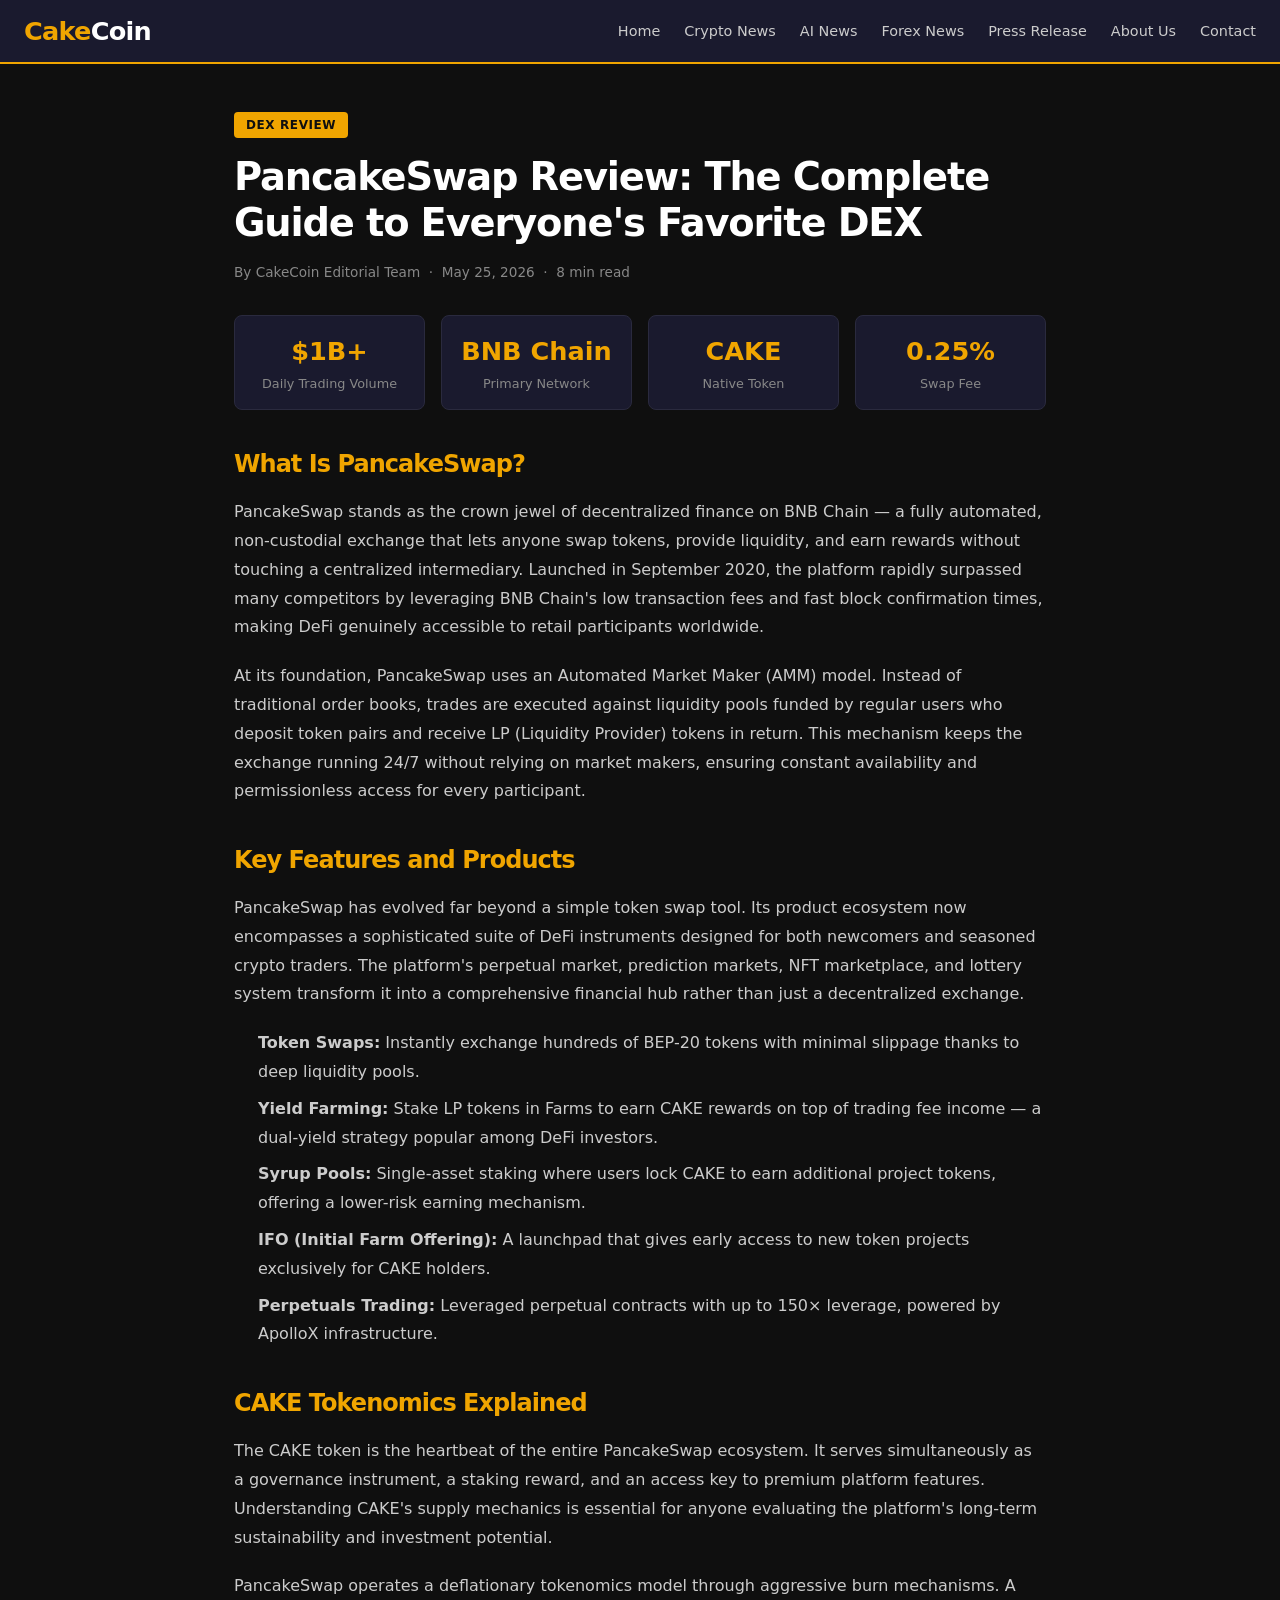
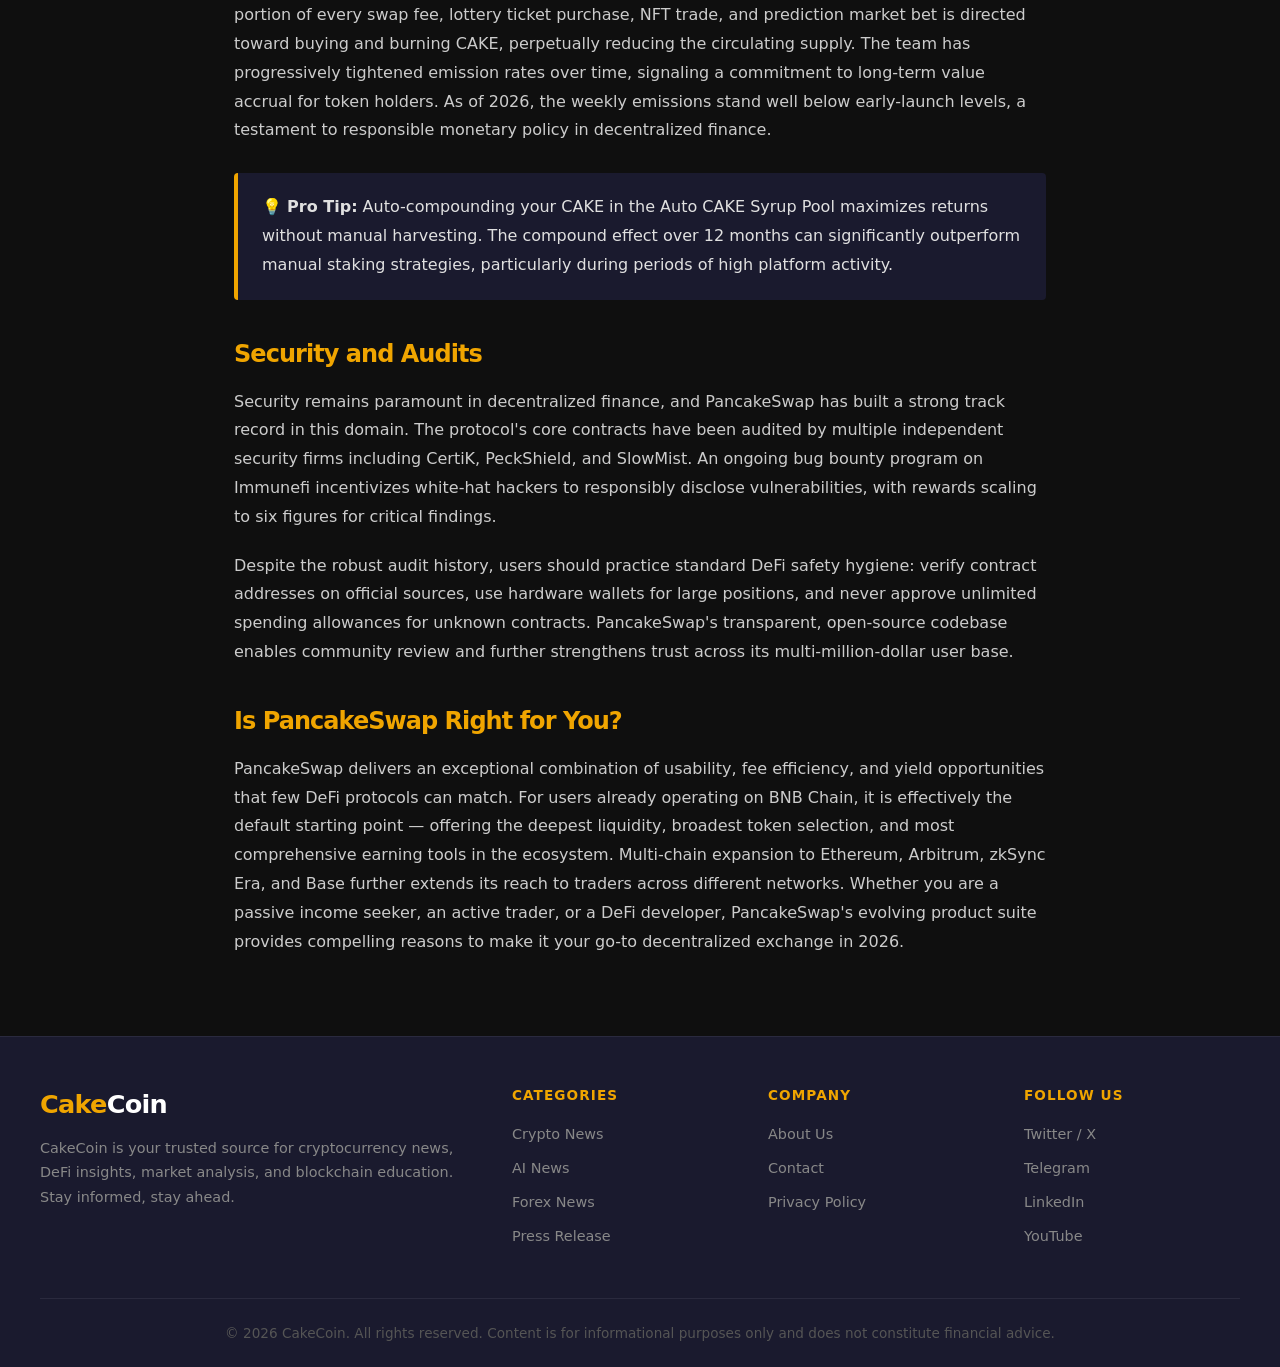
<file: index.html>
<!DOCTYPE html>
<html lang="en">
<head>
    <meta charset="UTF-8">
    <meta name="viewport" content="width=device-width, initial-scale=1.0">
    <title>PancakeSwap Review: The Complete Guide to Everyone's Favorite DEX | CakeCoin</title>
    <meta name="description" content="Discover everything about PancakeSwap — the most popular decentralized exchange on BNB Chain. From liquidity pools and yield farming to CAKE tokenomics, our complete guide covers it all.">
    <meta name="robots" content="index, follow, max-image-preview:large, max-snippet:-1, max-video-preview:-1">
    <meta name="author" content="CakeCoin Editorial Team">
    <meta property="og:locale" content="en_US">
    <meta property="og:type" content="article">
    <meta property="og:title" content="PancakeSwap Review: The Complete Guide to Everyone's Favorite DEX | CakeCoin">
    <meta property="og:description" content="Discover everything about PancakeSwap — the most popular decentralized exchange on BNB Chain. From liquidity pools and yield farming to CAKE tokenomics, our complete guide covers it all.">
    <meta property="og:site_name" content="CakeCoin">
    <meta property="article:published_time" content="2026-05-25T10:00:00+00:00">
    <meta name="twitter:card" content="summary_large_image">
    <meta name="twitter:title" content="PancakeSwap Review: The Complete Guide to Everyone's Favorite DEX | CakeCoin">
    <meta name="twitter:description" content="Discover everything about PancakeSwap — the most popular decentralized exchange on BNB Chain. From liquidity pools and yield farming to CAKE tokenomics, our complete guide covers it all.">
    <link rel="stylesheet" href="1de98341b7e33ab1.css">
    <style>
        body { font-family: system-ui, -apple-system, sans-serif; background: #0f0f0f; color: #e5e5e5; margin: 0; }
        .site-header { background: #1a1a2e; border-bottom: 2px solid #f0a500; padding: 0 24px; display: flex; align-items: center; justify-content: space-between; height: 64px; position: sticky; top: 0; z-index: 100; }
        .site-logo { font-size: 1.6rem; font-weight: 800; color: #f0a500; letter-spacing: -0.03em; text-decoration: none; }
        .site-logo span { color: #fff; }
        .site-nav { display: flex; gap: 24px; list-style: none; margin: 0; padding: 0; }
        .site-nav a { color: #ccc; text-decoration: none; font-size: 0.9rem; font-weight: 500; transition: color 0.2s; }
        .site-nav a:hover { color: #f0a500; }
        .main-content { max-width: 860px; margin: 48px auto; padding: 0 24px; }
        .article-header { margin-bottom: 32px; }
        .article-category { display: inline-block; background: #f0a500; color: #0f0f0f; font-size: 0.75rem; font-weight: 700; padding: 4px 12px; border-radius: 4px; text-transform: uppercase; letter-spacing: 0.05em; margin-bottom: 16px; }
        h1 { font-size: 2.4rem; font-weight: 800; line-height: 1.2; color: #fff; margin-bottom: 16px; letter-spacing: -0.03em; }
        .article-meta { color: #888; font-size: 0.85rem; margin-bottom: 24px; }
        .article-body h2 { font-size: 1.5rem; font-weight: 700; color: #f0a500; margin: 36px 0 16px; }
        .article-body p { line-height: 1.8; color: #ccc; margin-bottom: 20px; font-size: 1rem; }
        .article-body ul { padding-left: 24px; margin-bottom: 20px; }
        .article-body ul li { color: #ccc; line-height: 1.8; margin-bottom: 8px; }
        .highlight-box { background: #1a1a2e; border-left: 4px solid #f0a500; padding: 20px 24px; border-radius: 4px; margin: 28px 0; }
        .highlight-box p { margin: 0; color: #e0e0e0; }
        .key-facts { display: grid; grid-template-columns: repeat(auto-fit, minmax(180px, 1fr)); gap: 16px; margin: 28px 0; }
        .fact-card { background: #1a1a2e; border: 1px solid #2a2a3e; border-radius: 8px; padding: 16px; text-align: center; }
        .fact-card .value { font-size: 1.6rem; font-weight: 800; color: #f0a500; }
        .fact-card .label { font-size: 0.8rem; color: #888; margin-top: 4px; }
        .site-footer { background: #1a1a2e; border-top: 1px solid #2a2a3e; padding: 48px 24px 24px; margin-top: 80px; }
        .footer-inner { max-width: 1200px; margin: 0 auto; }
        .footer-grid { display: grid; grid-template-columns: 2fr 1fr 1fr 1fr; gap: 40px; margin-bottom: 40px; }
        .footer-brand p { color: #888; font-size: 0.9rem; line-height: 1.7; margin-top: 12px; }
        .footer-col h4 { color: #f0a500; font-size: 0.85rem; font-weight: 700; text-transform: uppercase; letter-spacing: 0.08em; margin-bottom: 16px; }
        .footer-col ul { list-style: none; padding: 0; margin: 0; }
        .footer-col ul li { margin-bottom: 10px; }
        .footer-col ul li a { color: #888; text-decoration: none; font-size: 0.9rem; transition: color 0.2s; }
        .footer-col ul li a:hover { color: #f0a500; }
        .footer-bottom { border-top: 1px solid #2a2a3e; padding-top: 24px; text-align: center; color: #555; font-size: 0.85rem; }
        @media (max-width: 768px) {
            .site-nav { display: none; }
            h1 { font-size: 1.7rem; }
            .footer-grid { grid-template-columns: 1fr 1fr; }
            .key-facts { grid-template-columns: repeat(2, 1fr); }
        }
    </style>
</head>
<body>
<header class="site-header">
    <a href="index.html" class="site-logo">Cake<span>Coin</span></a>
    <nav>
        <ul class="site-nav">
            <li><a href="index.html">Home</a></li>
            <li><a href="crypto-news.html">Crypto News</a></li>
            <li><a href="ai-news.html">AI News</a></li>
            <li><a href="forex-news.html">Forex News</a></li>
            <li><a href="press-release.html">Press Release</a></li>
            <li><a href="about-us.html">About Us</a></li>
            <li><a href="contact.html">Contact</a></li>
        </ul>
    </nav>
</header>

<main class="main-content">
    <div class="article-header">
        <span class="article-category">DEX Review</span>
        <h1>PancakeSwap Review: The Complete Guide to Everyone's Favorite DEX</h1>
        <div class="article-meta">By CakeCoin Editorial Team &nbsp;·&nbsp; May 25, 2026 &nbsp;·&nbsp; 8 min read</div>
    </div>

    <div class="key-facts">
        <div class="fact-card"><div class="value">$1B+</div><div class="label">Daily Trading Volume</div></div>
        <div class="fact-card"><div class="value">BNB Chain</div><div class="label">Primary Network</div></div>
        <div class="fact-card"><div class="value">CAKE</div><div class="label">Native Token</div></div>
        <div class="fact-card"><div class="value">0.25%</div><div class="label">Swap Fee</div></div>
    </div>

    <div class="article-body">
        <h2>What Is PancakeSwap?</h2>
        <p>PancakeSwap stands as the crown jewel of decentralized finance on BNB Chain — a fully automated, non-custodial exchange that lets anyone swap tokens, provide liquidity, and earn rewards without touching a centralized intermediary. Launched in September 2020, the platform rapidly surpassed many competitors by leveraging BNB Chain's low transaction fees and fast block confirmation times, making DeFi genuinely accessible to retail participants worldwide.</p>
        <p>At its foundation, PancakeSwap uses an Automated Market Maker (AMM) model. Instead of traditional order books, trades are executed against liquidity pools funded by regular users who deposit token pairs and receive LP (Liquidity Provider) tokens in return. This mechanism keeps the exchange running 24/7 without relying on market makers, ensuring constant availability and permissionless access for every participant.</p>

        <h2>Key Features and Products</h2>
        <p>PancakeSwap has evolved far beyond a simple token swap tool. Its product ecosystem now encompasses a sophisticated suite of DeFi instruments designed for both newcomers and seasoned crypto traders. The platform's perpetual market, prediction markets, NFT marketplace, and lottery system transform it into a comprehensive financial hub rather than just a decentralized exchange.</p>
        <ul>
            <li><strong>Token Swaps:</strong> Instantly exchange hundreds of BEP-20 tokens with minimal slippage thanks to deep liquidity pools.</li>
            <li><strong>Yield Farming:</strong> Stake LP tokens in Farms to earn CAKE rewards on top of trading fee income — a dual-yield strategy popular among DeFi investors.</li>
            <li><strong>Syrup Pools:</strong> Single-asset staking where users lock CAKE to earn additional project tokens, offering a lower-risk earning mechanism.</li>
            <li><strong>IFO (Initial Farm Offering):</strong> A launchpad that gives early access to new token projects exclusively for CAKE holders.</li>
            <li><strong>Perpetuals Trading:</strong> Leveraged perpetual contracts with up to 150× leverage, powered by ApolloX infrastructure.</li>
        </ul>

        <h2>CAKE Tokenomics Explained</h2>
        <p>The CAKE token is the heartbeat of the entire PancakeSwap ecosystem. It serves simultaneously as a governance instrument, a staking reward, and an access key to premium platform features. Understanding CAKE's supply mechanics is essential for anyone evaluating the platform's long-term sustainability and investment potential.</p>
        <p>PancakeSwap operates a deflationary tokenomics model through aggressive burn mechanisms. A portion of every swap fee, lottery ticket purchase, NFT trade, and prediction market bet is directed toward buying and burning CAKE, perpetually reducing the circulating supply. The team has progressively tightened emission rates over time, signaling a commitment to long-term value accrual for token holders. As of 2026, the weekly emissions stand well below early-launch levels, a testament to responsible monetary policy in decentralized finance.</p>

        <div class="highlight-box">
            <p>💡 <strong>Pro Tip:</strong> Auto-compounding your CAKE in the Auto CAKE Syrup Pool maximizes returns without manual harvesting. The compound effect over 12 months can significantly outperform manual staking strategies, particularly during periods of high platform activity.</p>
        </div>

        <h2>Security and Audits</h2>
        <p>Security remains paramount in decentralized finance, and PancakeSwap has built a strong track record in this domain. The protocol's core contracts have been audited by multiple independent security firms including CertiK, PeckShield, and SlowMist. An ongoing bug bounty program on Immunefi incentivizes white-hat hackers to responsibly disclose vulnerabilities, with rewards scaling to six figures for critical findings.</p>
        <p>Despite the robust audit history, users should practice standard DeFi safety hygiene: verify contract addresses on official sources, use hardware wallets for large positions, and never approve unlimited spending allowances for unknown contracts. PancakeSwap's transparent, open-source codebase enables community review and further strengthens trust across its multi-million-dollar user base.</p>

        <h2>Is PancakeSwap Right for You?</h2>
        <p>PancakeSwap delivers an exceptional combination of usability, fee efficiency, and yield opportunities that few DeFi protocols can match. For users already operating on BNB Chain, it is effectively the default starting point — offering the deepest liquidity, broadest token selection, and most comprehensive earning tools in the ecosystem. Multi-chain expansion to Ethereum, Arbitrum, zkSync Era, and Base further extends its reach to traders across different networks. Whether you are a passive income seeker, an active trader, or a DeFi developer, PancakeSwap's evolving product suite provides compelling reasons to make it your go-to decentralized exchange in 2026.</p>
    </div>
</main>

<footer class="site-footer">
    <div class="footer-inner">
        <div class="footer-grid">
            <div class="footer-brand">
                <a href="index.html" class="site-logo">Cake<span>Coin</span></a>
                <p>CakeCoin is your trusted source for cryptocurrency news, DeFi insights, market analysis, and blockchain education. Stay informed, stay ahead.</p>
            </div>
            <div class="footer-col">
                <h4>Categories</h4>
                <ul>
                    <li><a href="crypto-news.html">Crypto News</a></li>
                    <li><a href="ai-news.html">AI News</a></li>
                    <li><a href="forex-news.html">Forex News</a></li>
                    <li><a href="press-release.html">Press Release</a></li>
                </ul>
            </div>
            <div class="footer-col">
                <h4>Company</h4>
                <ul>
                    <li><a href="about-us.html">About Us</a></li>
                    <li><a href="contact.html">Contact</a></li>
                    <li><a href="privacy-policy.html">Privacy Policy</a></li>
                </ul>
            </div>
            <div class="footer-col">
                <h4>Follow Us</h4>
                <ul>
                    <li><a href="#">Twitter / X</a></li>
                    <li><a href="#">Telegram</a></li>
                    <li><a href="#">LinkedIn</a></li>
                    <li><a href="#">YouTube</a></li>
                </ul>
            </div>
        </div>
        <div class="footer-bottom">
            <p>© 2026 CakeCoin. All rights reserved. Content is for informational purposes only and does not constitute financial advice.</p>
        </div>
    </div>
</footer>
</body>
</html>
</file>
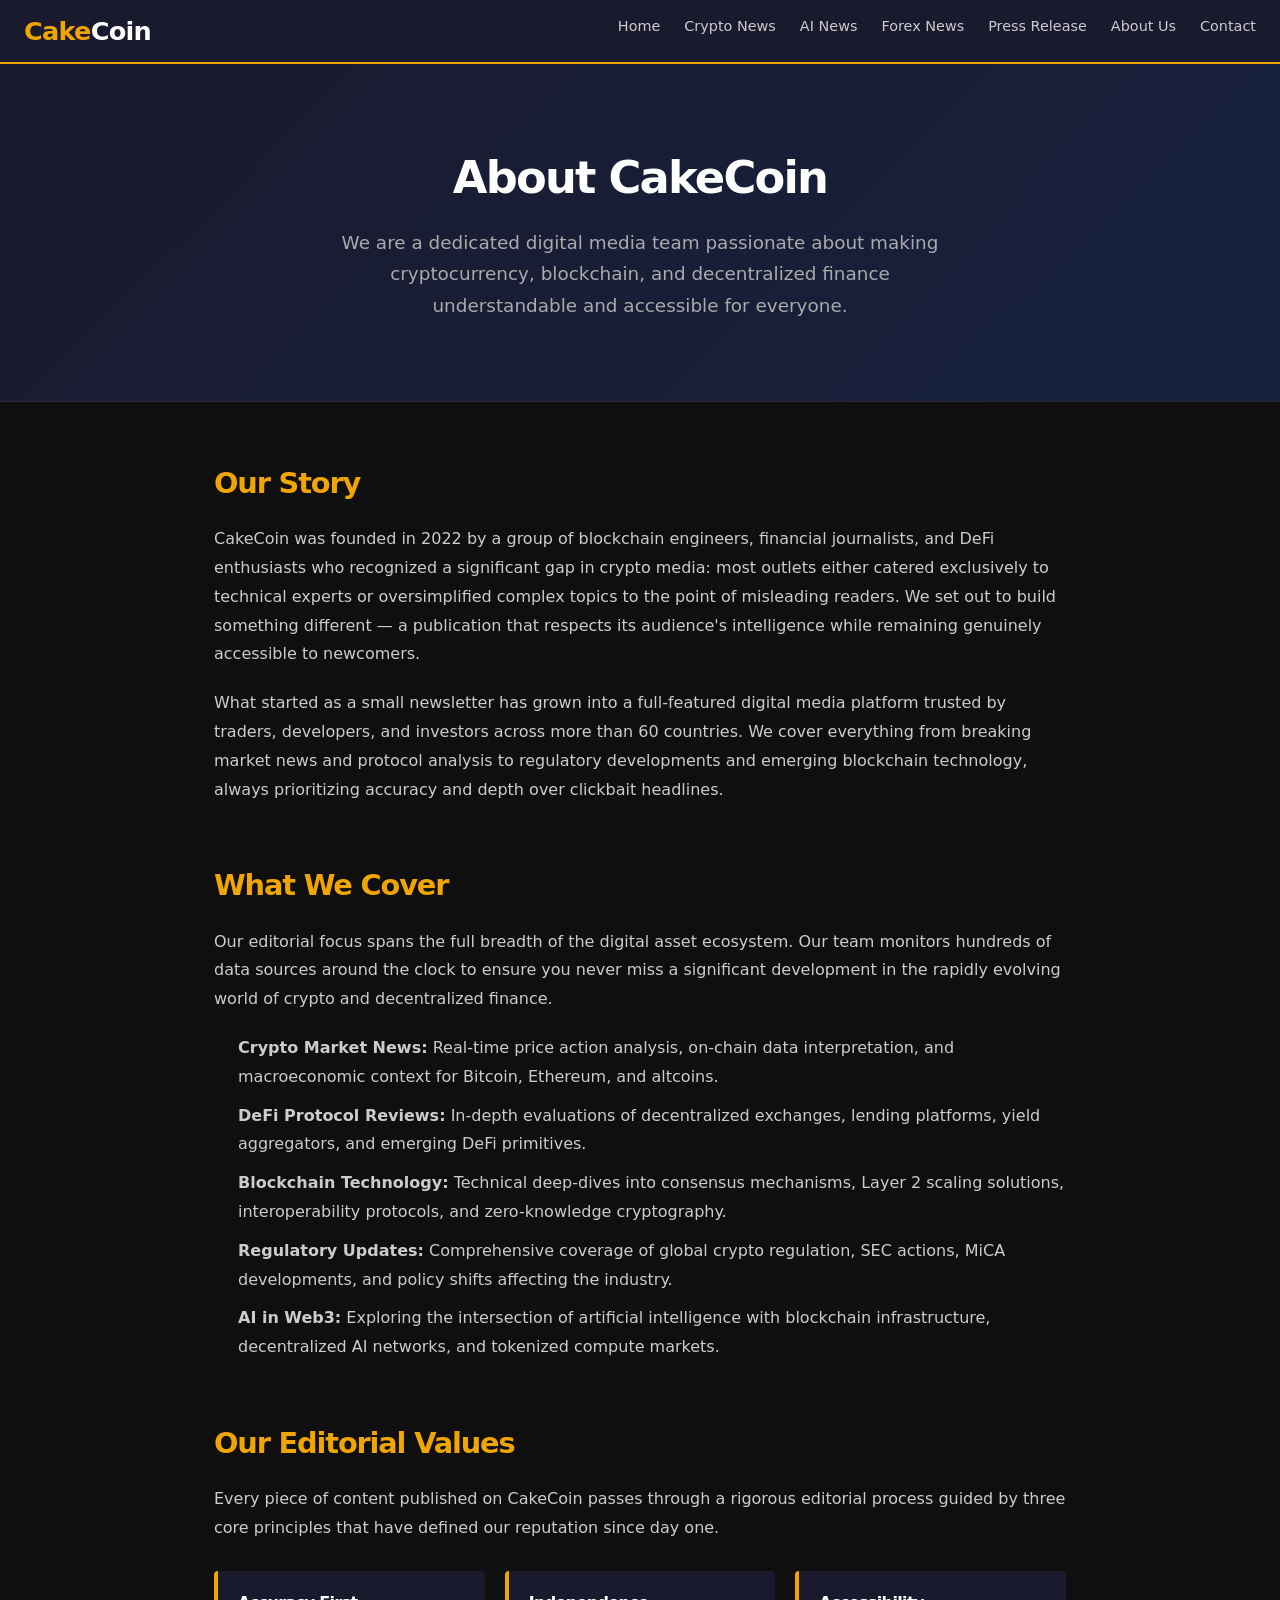
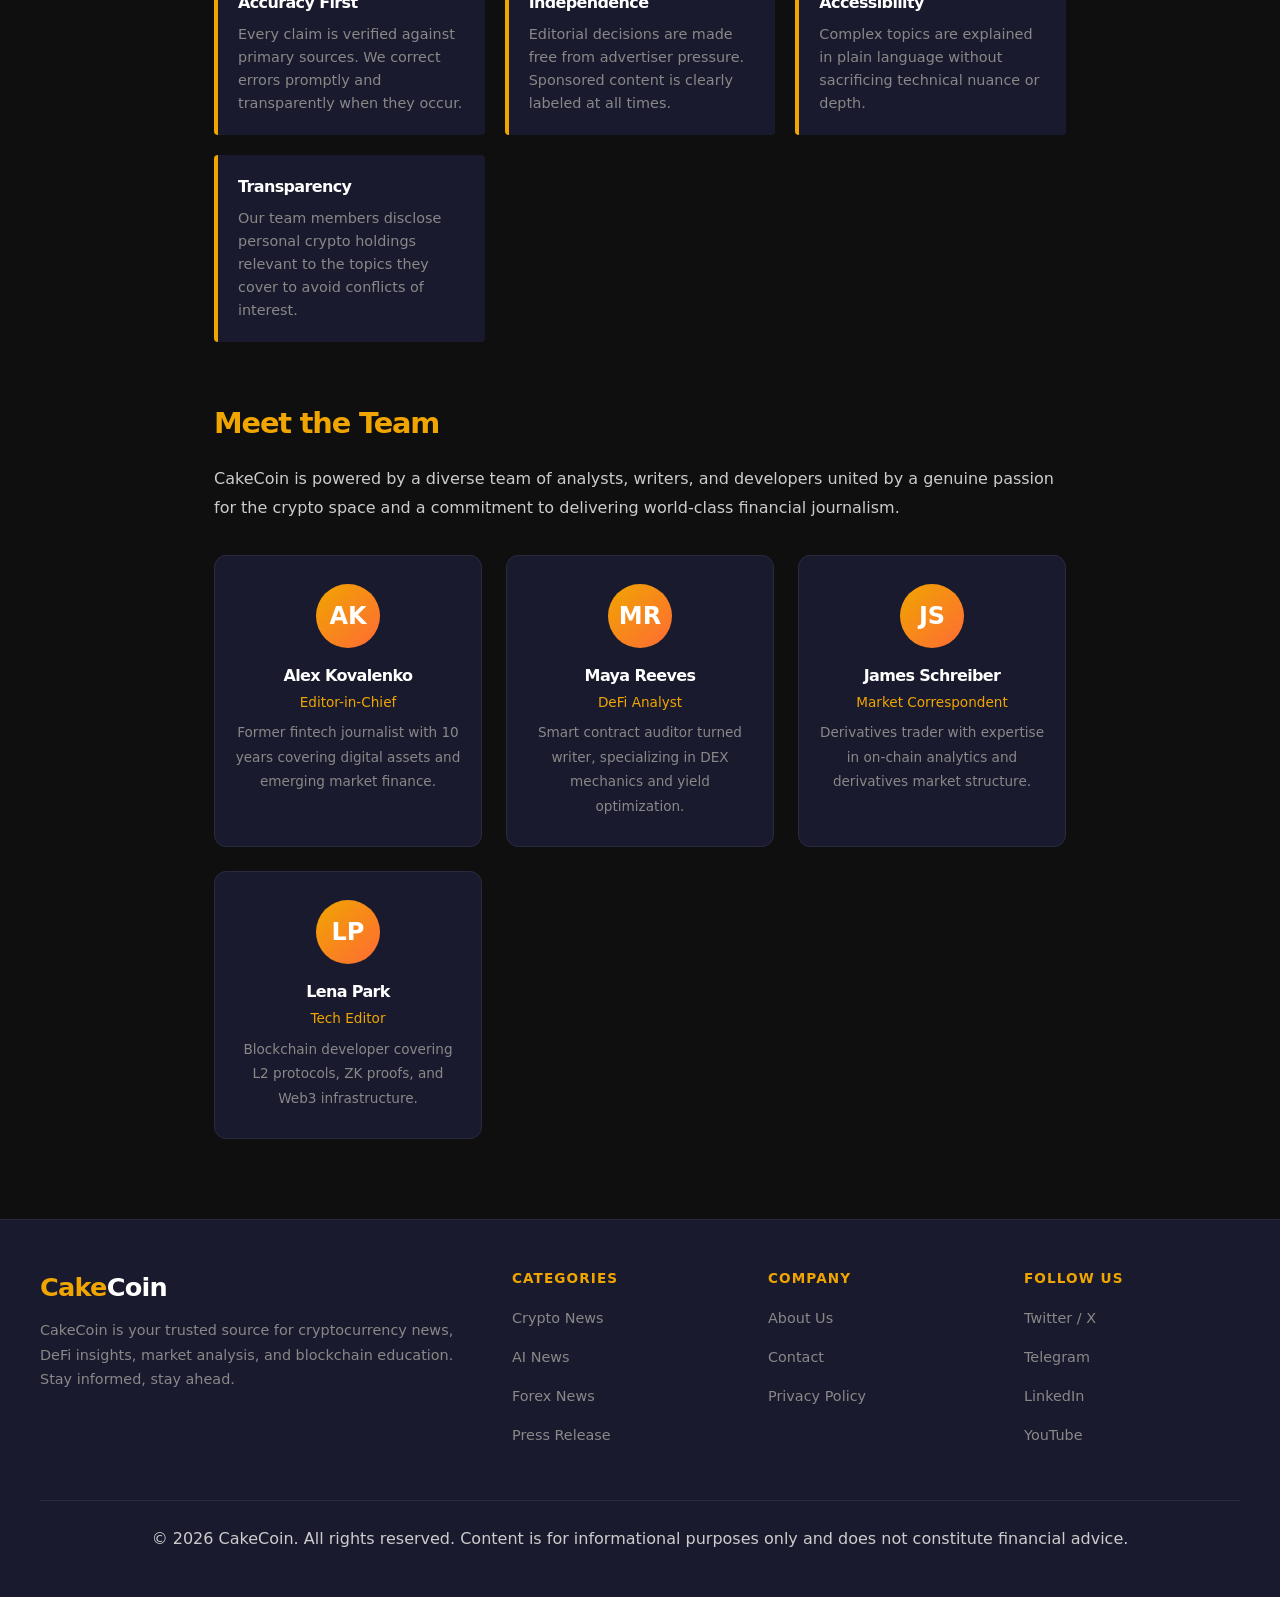
<file: about-us.html>
<!DOCTYPE html>
<html lang="en">
<head>
    <meta charset="UTF-8">
    <meta name="viewport" content="width=device-width, initial-scale=1.0">
    <title>About Us | CakeCoin — Your Crypto News Source</title>
    <meta name="description" content="CakeCoin is a leading cryptocurrency media platform delivering breaking crypto news, DeFi analysis, blockchain education, and market insights since 2022.">
    <meta name="robots" content="index, follow, max-image-preview:large, max-snippet:-1, max-video-preview:-1">
    <meta name="author" content="CakeCoin Editorial Team">
    <meta property="og:locale" content="en_US">
    <meta property="og:type" content="article">
    <meta property="og:title" content="About Us | CakeCoin — Your Crypto News Source">
    <meta property="og:description" content="CakeCoin is a leading cryptocurrency media platform delivering breaking crypto news, DeFi analysis, blockchain education, and market insights since 2022.">
    <meta property="og:site_name" content="CakeCoin">
    <meta name="twitter:card" content="summary_large_image">
    <meta name="twitter:title" content="About Us | CakeCoin">
    <meta name="twitter:description" content="CakeCoin is a leading cryptocurrency media platform delivering breaking crypto news, DeFi analysis, blockchain education, and market insights since 2022.">
    <link rel="stylesheet" href="1de98341b7e33ab1.css">
    <style>
        body { font-family: system-ui, -apple-system, sans-serif; background: #0f0f0f; color: #e5e5e5; margin: 0; }
        .site-header { background: #1a1a2e; border-bottom: 2px solid #f0a500; padding: 0 24px; display: flex; align-items: center; justify-content: space-between; height: 64px; position: sticky; top: 0; z-index: 100; }
        .site-logo { font-size: 1.6rem; font-weight: 800; color: #f0a500; letter-spacing: -0.03em; text-decoration: none; }
        .site-logo span { color: #fff; }
        .site-nav { display: flex; gap: 24px; list-style: none; margin: 0; padding: 0; }
        .site-nav a { color: #ccc; text-decoration: none; font-size: 0.9rem; font-weight: 500; transition: color 0.2s; }
        .site-nav a:hover { color: #f0a500; }
        .page-hero { background: linear-gradient(135deg, #1a1a2e 0%, #16213e 100%); padding: 80px 24px; text-align: center; border-bottom: 1px solid #2a2a3e; }
        .page-hero h1 { font-size: 2.8rem; font-weight: 800; color: #fff; margin-bottom: 16px; }
        .page-hero p { color: #aaa; font-size: 1.15rem; max-width: 600px; margin: 0 auto; line-height: 1.7; }
        .main-content { max-width: 900px; margin: 60px auto; padding: 0 24px; }
        .section { margin-bottom: 60px; }
        h2 { font-size: 1.8rem; font-weight: 700; color: #f0a500; margin-bottom: 20px; }
        p { line-height: 1.8; color: #ccc; margin-bottom: 20px; font-size: 1rem; }
        ul { padding-left: 24px; margin-bottom: 20px; }
        ul li { color: #ccc; line-height: 1.8; margin-bottom: 10px; }
        .team-grid { display: grid; grid-template-columns: repeat(auto-fit, minmax(220px, 1fr)); gap: 24px; margin-top: 32px; }
        .team-card { background: #1a1a2e; border: 1px solid #2a2a3e; border-radius: 12px; padding: 28px 20px; text-align: center; }
        .team-card .avatar { width: 64px; height: 64px; border-radius: 50%; background: linear-gradient(135deg, #f0a500, #ff6b35); margin: 0 auto 16px; display: flex; align-items: center; justify-content: center; font-size: 1.5rem; font-weight: 800; color: #fff; }
        .team-card h3 { font-size: 1rem; font-weight: 700; color: #fff; margin-bottom: 4px; }
        .team-card .role { font-size: 0.85rem; color: #f0a500; margin-bottom: 8px; }
        .team-card p { font-size: 0.85rem; color: #888; margin: 0; }
        .values-grid { display: grid; grid-template-columns: repeat(auto-fit, minmax(200px, 1fr)); gap: 20px; margin-top: 28px; }
        .value-item { background: #1a1a2e; border-left: 4px solid #f0a500; border-radius: 4px; padding: 20px; }
        .value-item h3 { font-size: 1rem; font-weight: 700; color: #fff; margin-bottom: 8px; }
        .value-item p { font-size: 0.9rem; color: #888; margin: 0; line-height: 1.6; }
        .site-footer { background: #1a1a2e; border-top: 1px solid #2a2a3e; padding: 48px 24px 24px; margin-top: 80px; }
        .footer-inner { max-width: 1200px; margin: 0 auto; }
        .footer-grid { display: grid; grid-template-columns: 2fr 1fr 1fr 1fr; gap: 40px; margin-bottom: 40px; }
        .footer-brand p { color: #888; font-size: 0.9rem; line-height: 1.7; margin-top: 12px; }
        .footer-col h4 { color: #f0a500; font-size: 0.85rem; font-weight: 700; text-transform: uppercase; letter-spacing: 0.08em; margin-bottom: 16px; }
        .footer-col ul { list-style: none; padding: 0; margin: 0; }
        .footer-col ul li { margin-bottom: 10px; }
        .footer-col ul li a { color: #888; text-decoration: none; font-size: 0.9rem; transition: color 0.2s; }
        .footer-col ul li a:hover { color: #f0a500; }
        .footer-bottom { border-top: 1px solid #2a2a3e; padding-top: 24px; text-align: center; color: #555; font-size: 0.85rem; }
        @media (max-width: 768px) { .site-nav { display: none; } .page-hero h1 { font-size: 2rem; } .footer-grid { grid-template-columns: 1fr 1fr; } }
    </style>
</head>
<body>
<header class="site-header">
    <a href="index.html" class="site-logo">Cake<span>Coin</span></a>
    <nav>
        <ul class="site-nav">
            <li><a href="index.html">Home</a></li>
            <li><a href="crypto-news.html">Crypto News</a></li>
            <li><a href="ai-news.html">AI News</a></li>
            <li><a href="forex-news.html">Forex News</a></li>
            <li><a href="press-release.html">Press Release</a></li>
            <li><a href="about-us.html">About Us</a></li>
            <li><a href="contact.html">Contact</a></li>
        </ul>
    </nav>
</header>

<div class="page-hero">
    <h1>About CakeCoin</h1>
    <p>We are a dedicated digital media team passionate about making cryptocurrency, blockchain, and decentralized finance understandable and accessible for everyone.</p>
</div>

<main class="main-content">
    <div class="section">
        <h2>Our Story</h2>
        <p>CakeCoin was founded in 2022 by a group of blockchain engineers, financial journalists, and DeFi enthusiasts who recognized a significant gap in crypto media: most outlets either catered exclusively to technical experts or oversimplified complex topics to the point of misleading readers. We set out to build something different — a publication that respects its audience's intelligence while remaining genuinely accessible to newcomers.</p>
        <p>What started as a small newsletter has grown into a full-featured digital media platform trusted by traders, developers, and investors across more than 60 countries. We cover everything from breaking market news and protocol analysis to regulatory developments and emerging blockchain technology, always prioritizing accuracy and depth over clickbait headlines.</p>
    </div>

    <div class="section">
        <h2>What We Cover</h2>
        <p>Our editorial focus spans the full breadth of the digital asset ecosystem. Our team monitors hundreds of data sources around the clock to ensure you never miss a significant development in the rapidly evolving world of crypto and decentralized finance.</p>
        <ul>
            <li><strong>Crypto Market News:</strong> Real-time price action analysis, on-chain data interpretation, and macroeconomic context for Bitcoin, Ethereum, and altcoins.</li>
            <li><strong>DeFi Protocol Reviews:</strong> In-depth evaluations of decentralized exchanges, lending platforms, yield aggregators, and emerging DeFi primitives.</li>
            <li><strong>Blockchain Technology:</strong> Technical deep-dives into consensus mechanisms, Layer 2 scaling solutions, interoperability protocols, and zero-knowledge cryptography.</li>
            <li><strong>Regulatory Updates:</strong> Comprehensive coverage of global crypto regulation, SEC actions, MiCA developments, and policy shifts affecting the industry.</li>
            <li><strong>AI in Web3:</strong> Exploring the intersection of artificial intelligence with blockchain infrastructure, decentralized AI networks, and tokenized compute markets.</li>
        </ul>
    </div>

    <div class="section">
        <h2>Our Editorial Values</h2>
        <p>Every piece of content published on CakeCoin passes through a rigorous editorial process guided by three core principles that have defined our reputation since day one.</p>
        <div class="values-grid">
            <div class="value-item">
                <h3>Accuracy First</h3>
                <p>Every claim is verified against primary sources. We correct errors promptly and transparently when they occur.</p>
            </div>
            <div class="value-item">
                <h3>Independence</h3>
                <p>Editorial decisions are made free from advertiser pressure. Sponsored content is clearly labeled at all times.</p>
            </div>
            <div class="value-item">
                <h3>Accessibility</h3>
                <p>Complex topics are explained in plain language without sacrificing technical nuance or depth.</p>
            </div>
            <div class="value-item">
                <h3>Transparency</h3>
                <p>Our team members disclose personal crypto holdings relevant to the topics they cover to avoid conflicts of interest.</p>
            </div>
        </div>
    </div>

    <div class="section">
        <h2>Meet the Team</h2>
        <p>CakeCoin is powered by a diverse team of analysts, writers, and developers united by a genuine passion for the crypto space and a commitment to delivering world-class financial journalism.</p>
        <div class="team-grid">
            <div class="team-card">
                <div class="avatar">AK</div>
                <h3>Alex Kovalenko</h3>
                <div class="role">Editor-in-Chief</div>
                <p>Former fintech journalist with 10 years covering digital assets and emerging market finance.</p>
            </div>
            <div class="team-card">
                <div class="avatar">MR</div>
                <h3>Maya Reeves</h3>
                <div class="role">DeFi Analyst</div>
                <p>Smart contract auditor turned writer, specializing in DEX mechanics and yield optimization.</p>
            </div>
            <div class="team-card">
                <div class="avatar">JS</div>
                <h3>James Schreiber</h3>
                <div class="role">Market Correspondent</div>
                <p>Derivatives trader with expertise in on-chain analytics and derivatives market structure.</p>
            </div>
            <div class="team-card">
                <div class="avatar">LP</div>
                <h3>Lena Park</h3>
                <div class="role">Tech Editor</div>
                <p>Blockchain developer covering L2 protocols, ZK proofs, and Web3 infrastructure.</p>
            </div>
        </div>
    </div>
</main>

<footer class="site-footer">
    <div class="footer-inner">
        <div class="footer-grid">
            <div class="footer-brand">
                <a href="index.html" class="site-logo">Cake<span>Coin</span></a>
                <p>CakeCoin is your trusted source for cryptocurrency news, DeFi insights, market analysis, and blockchain education. Stay informed, stay ahead.</p>
            </div>
            <div class="footer-col">
                <h4>Categories</h4>
                <ul>
                    <li><a href="crypto-news.html">Crypto News</a></li>
                    <li><a href="ai-news.html">AI News</a></li>
                    <li><a href="forex-news.html">Forex News</a></li>
                    <li><a href="press-release.html">Press Release</a></li>
                </ul>
            </div>
            <div class="footer-col">
                <h4>Company</h4>
                <ul>
                    <li><a href="about-us.html">About Us</a></li>
                    <li><a href="contact.html">Contact</a></li>
                    <li><a href="privacy-policy.html">Privacy Policy</a></li>
                </ul>
            </div>
            <div class="footer-col">
                <h4>Follow Us</h4>
                <ul>
                    <li><a href="#">Twitter / X</a></li>
                    <li><a href="#">Telegram</a></li>
                    <li><a href="#">LinkedIn</a></li>
                    <li><a href="#">YouTube</a></li>
                </ul>
            </div>
        </div>
        <div class="footer-bottom">
            <p>© 2026 CakeCoin. All rights reserved. Content is for informational purposes only and does not constitute financial advice.</p>
        </div>
    </div>
</footer>
</body>
</html>
</file>
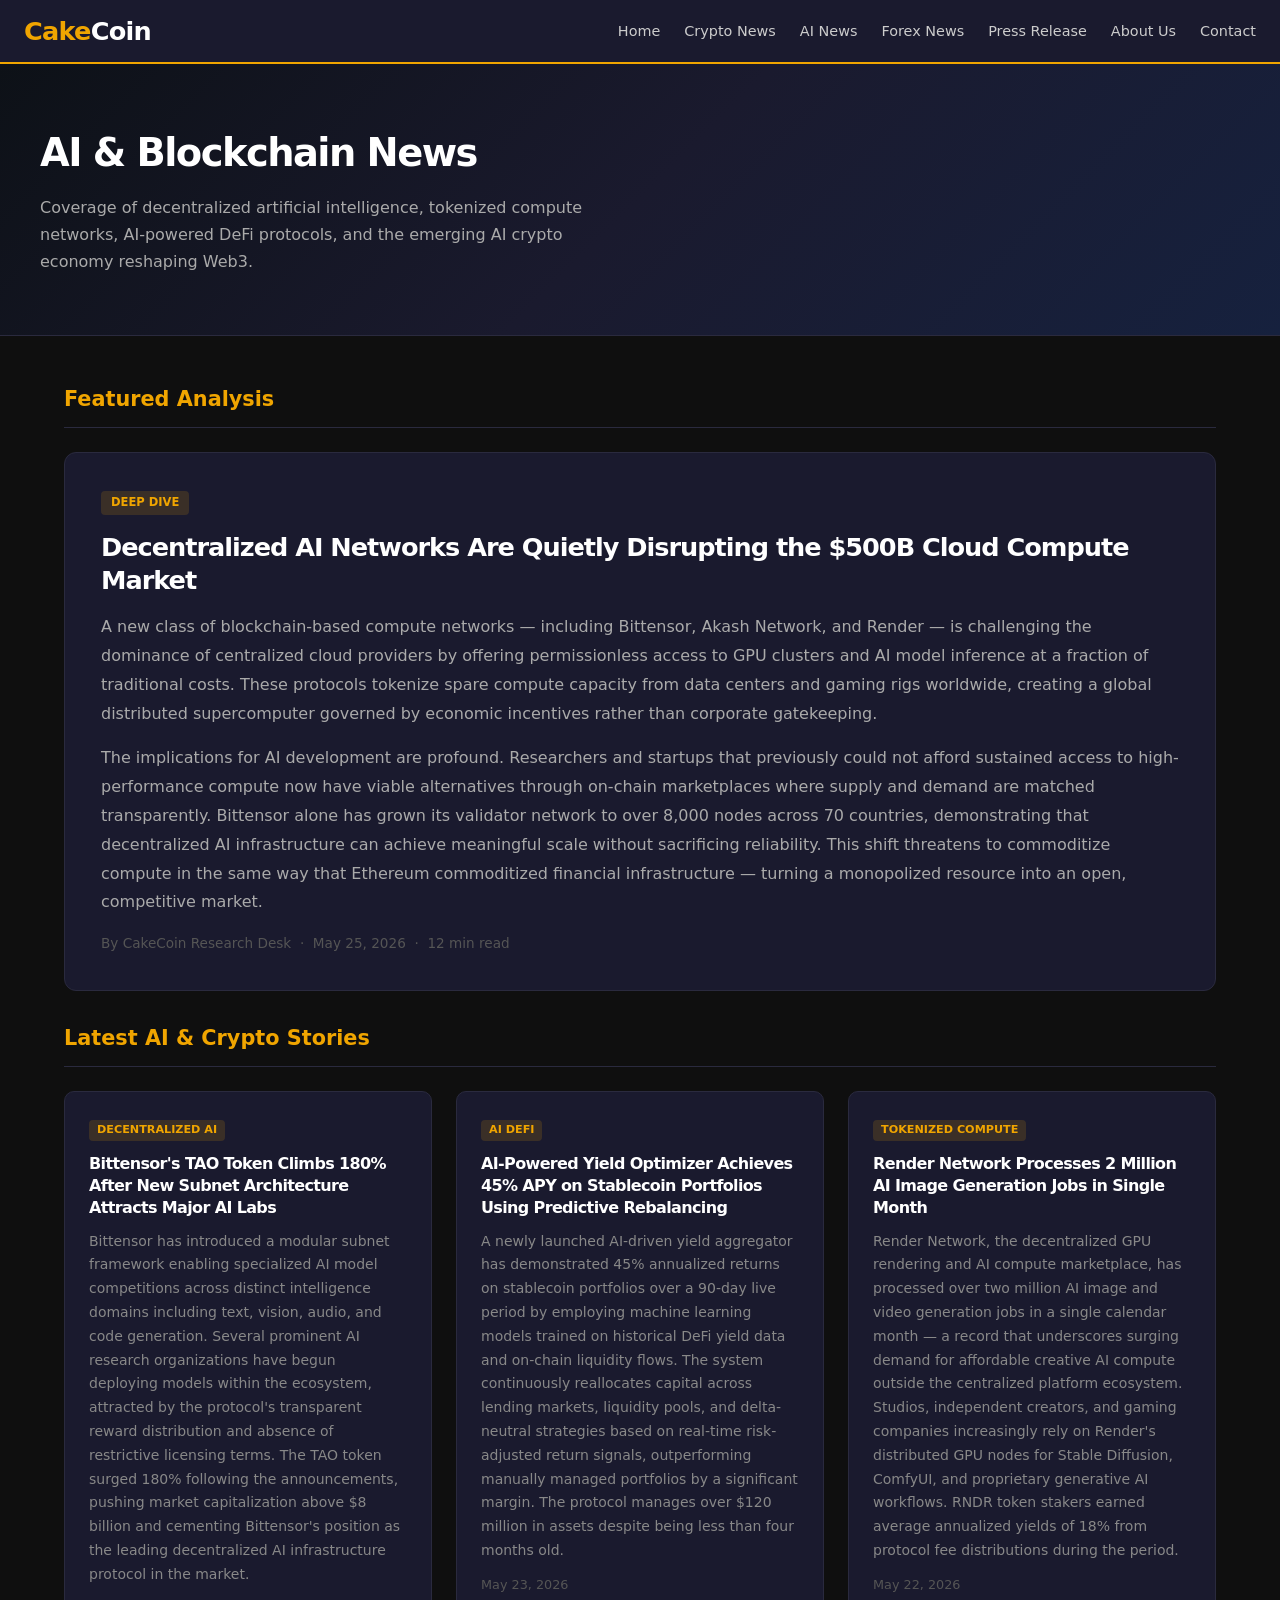
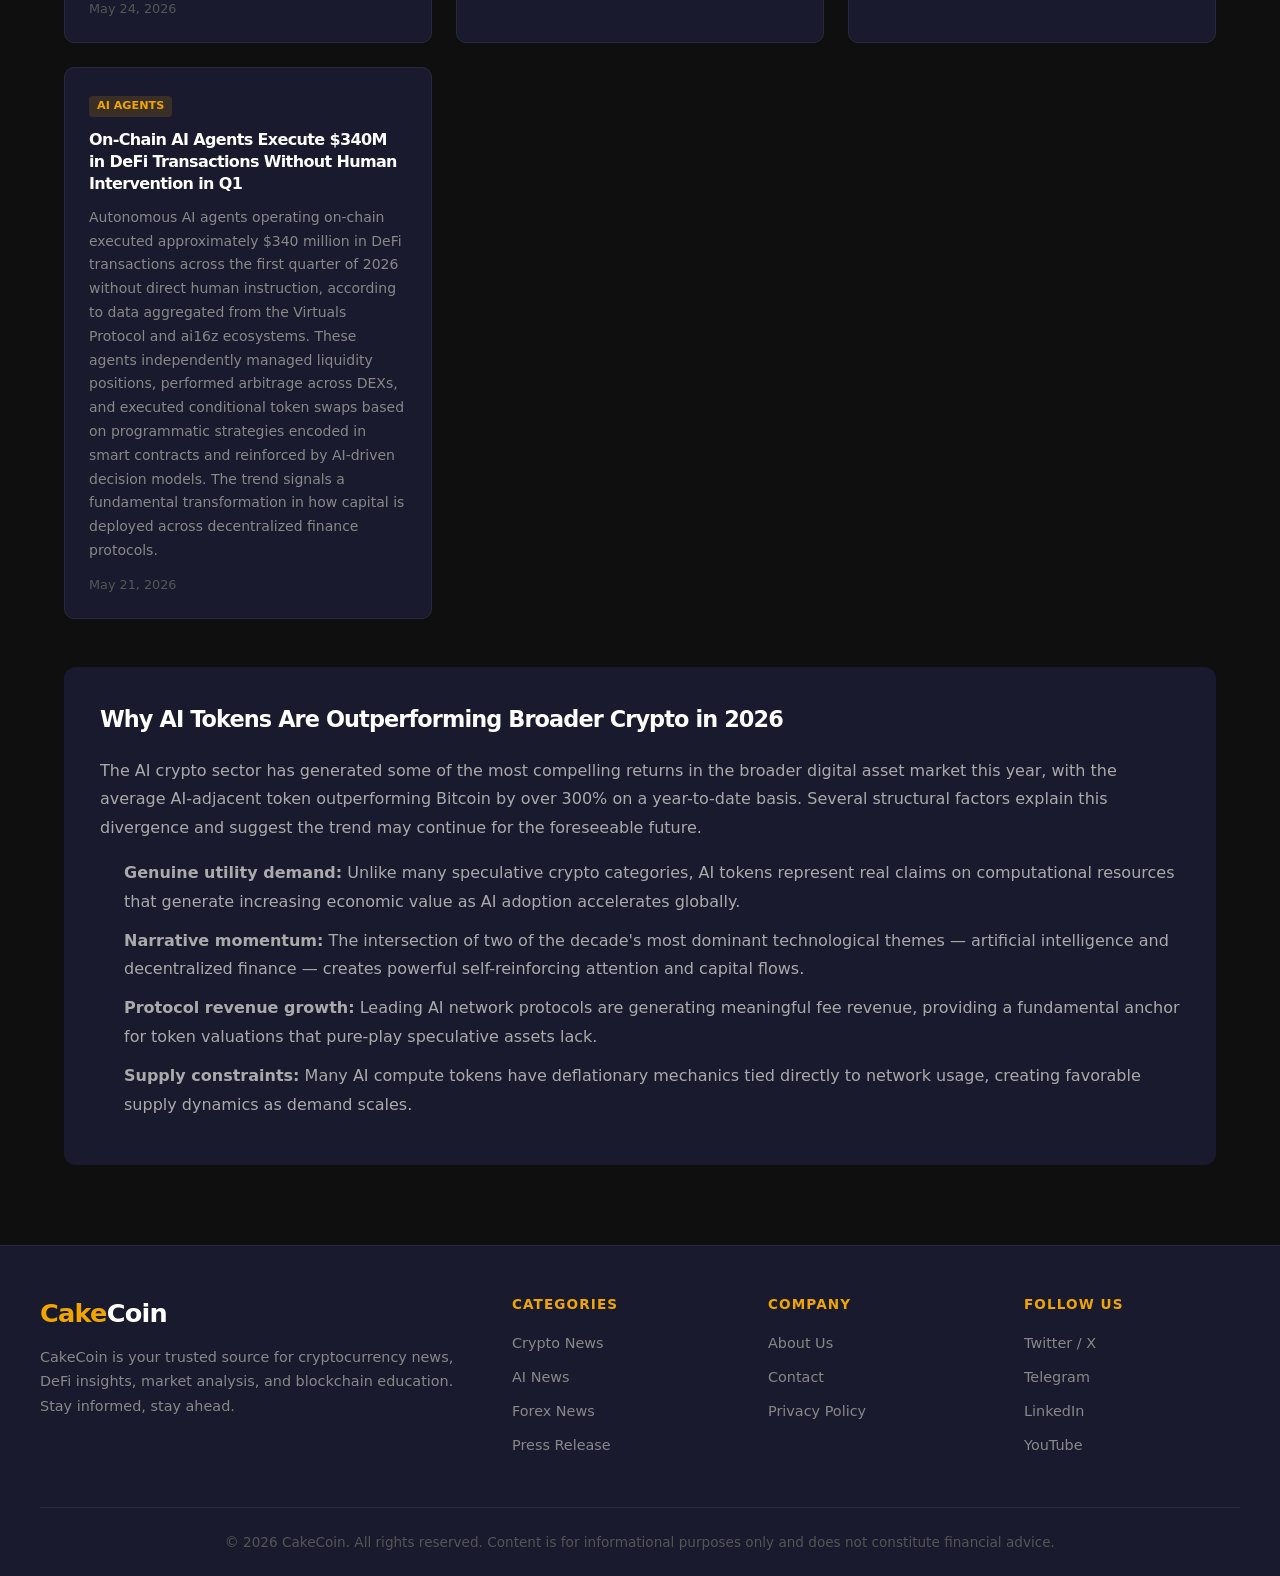
<file: ai-news.html>
<!DOCTYPE html>
<html lang="en">
<head>
    <meta charset="UTF-8">
    <meta name="viewport" content="width=device-width, initial-scale=1.0">
    <title>AI News: Artificial Intelligence Meets Blockchain | CakeCoin</title>
    <meta name="description" content="Explore the convergence of artificial intelligence and blockchain technology. CakeCoin covers decentralized AI networks, tokenized compute markets, and AI-powered DeFi protocols.">
    <meta name="robots" content="index, follow, max-image-preview:large, max-snippet:-1, max-video-preview:-1">
    <meta name="author" content="CakeCoin Editorial Team">
    <meta property="og:locale" content="en_US">
    <meta property="og:type" content="website">
    <meta property="og:title" content="AI News: Artificial Intelligence Meets Blockchain | CakeCoin">
    <meta property="og:description" content="Explore the convergence of artificial intelligence and blockchain technology. CakeCoin covers decentralized AI networks, tokenized compute markets, and AI-powered DeFi protocols.">
    <meta property="og:site_name" content="CakeCoin">
    <meta name="twitter:card" content="summary_large_image">
    <meta name="twitter:title" content="AI News | CakeCoin">
    <meta name="twitter:description" content="Decentralized AI, tokenized compute, and the future of AI on blockchain — covered by CakeCoin.">
    <link rel="stylesheet" href="1de98341b7e33ab1.css">
    <style>
        body { font-family: system-ui, -apple-system, sans-serif; background: #0f0f0f; color: #e5e5e5; margin: 0; }
        .site-header { background: #1a1a2e; border-bottom: 2px solid #f0a500; padding: 0 24px; display: flex; align-items: center; justify-content: space-between; height: 64px; position: sticky; top: 0; z-index: 100; }
        .site-logo { font-size: 1.6rem; font-weight: 800; color: #f0a500; letter-spacing: -0.03em; text-decoration: none; }
        .site-logo span { color: #fff; }
        .site-nav { display: flex; gap: 24px; list-style: none; margin: 0; padding: 0; }
        .site-nav a { color: #ccc; text-decoration: none; font-size: 0.9rem; font-weight: 500; transition: color 0.2s; }
        .site-nav a:hover { color: #f0a500; }
        .page-hero { background: linear-gradient(135deg, #0d1117 0%, #1a1a2e 50%, #16213e 100%); padding: 60px 24px; border-bottom: 1px solid #2a2a3e; }
        .page-hero-inner { max-width: 1200px; margin: 0 auto; }
        .page-hero h1 { font-size: 2.4rem; font-weight: 800; color: #fff; margin-bottom: 12px; }
        .page-hero p { color: #aaa; font-size: 1rem; max-width: 600px; line-height: 1.7; }
        .main-content { max-width: 1200px; margin: 48px auto; padding: 0 24px; }
        .section-title { font-size: 1.3rem; font-weight: 700; color: #f0a500; margin-bottom: 24px; padding-bottom: 12px; border-bottom: 1px solid #2a2a3e; }
        .featured-article { background: #1a1a2e; border: 1px solid #2a2a3e; border-radius: 12px; padding: 36px; margin-bottom: 32px; }
        .featured-article .tag { display: inline-block; background: rgba(240,165,0,0.15); color: #f0a500; font-size: 0.72rem; font-weight: 700; padding: 3px 10px; border-radius: 4px; text-transform: uppercase; margin-bottom: 16px; }
        .featured-article h2 { font-size: 1.6rem; font-weight: 800; color: #fff; margin-bottom: 16px; line-height: 1.3; }
        .featured-article p { color: #aaa; line-height: 1.8; margin-bottom: 16px; }
        .featured-article .meta { color: #555; font-size: 0.85rem; }
        .article-grid { display: grid; grid-template-columns: repeat(auto-fill, minmax(320px, 1fr)); gap: 24px; margin-bottom: 48px; }
        .article-card { background: #1a1a2e; border: 1px solid #2a2a3e; border-radius: 10px; padding: 24px; transition: border-color 0.2s; }
        .article-card:hover { border-color: #f0a500; }
        .article-card .tag { display: inline-block; background: rgba(240,165,0,0.15); color: #f0a500; font-size: 0.7rem; font-weight: 700; padding: 2px 8px; border-radius: 4px; text-transform: uppercase; margin-bottom: 12px; }
        .article-card h3 { font-size: 1rem; font-weight: 700; color: #fff; margin-bottom: 10px; line-height: 1.4; }
        .article-card p { font-size: 0.875rem; color: #888; line-height: 1.7; margin-bottom: 12px; }
        .article-card .meta { color: #555; font-size: 0.8rem; }
        .insight-section { background: #1a1a2e; border-radius: 12px; padding: 36px; margin-bottom: 48px; }
        .insight-section h2 { font-size: 1.4rem; font-weight: 700; color: #fff; margin-bottom: 20px; }
        .insight-section p { color: #aaa; line-height: 1.8; margin-bottom: 16px; }
        .insight-section ul { padding-left: 24px; }
        .insight-section ul li { color: #aaa; line-height: 1.8; margin-bottom: 10px; }
        .site-footer { background: #1a1a2e; border-top: 1px solid #2a2a3e; padding: 48px 24px 24px; margin-top: 80px; }
        .footer-inner { max-width: 1200px; margin: 0 auto; }
        .footer-grid { display: grid; grid-template-columns: 2fr 1fr 1fr 1fr; gap: 40px; margin-bottom: 40px; }
        .footer-brand p { color: #888; font-size: 0.9rem; line-height: 1.7; margin-top: 12px; }
        .footer-col h4 { color: #f0a500; font-size: 0.85rem; font-weight: 700; text-transform: uppercase; letter-spacing: 0.08em; margin-bottom: 16px; }
        .footer-col ul { list-style: none; padding: 0; margin: 0; }
        .footer-col ul li { margin-bottom: 10px; }
        .footer-col ul li a { color: #888; text-decoration: none; font-size: 0.9rem; transition: color 0.2s; }
        .footer-col ul li a:hover { color: #f0a500; }
        .footer-bottom { border-top: 1px solid #2a2a3e; padding-top: 24px; text-align: center; color: #555; font-size: 0.85rem; }
        @media (max-width: 768px) { .site-nav { display: none; } .article-grid { grid-template-columns: 1fr; } }
    </style>
</head>
<body>
<header class="site-header">
    <a href="index.html" class="site-logo">Cake<span>Coin</span></a>
    <nav>
        <ul class="site-nav">
            <li><a href="index.html">Home</a></li>
            <li><a href="crypto-news.html">Crypto News</a></li>
            <li><a href="ai-news.html">AI News</a></li>
            <li><a href="forex-news.html">Forex News</a></li>
            <li><a href="press-release.html">Press Release</a></li>
            <li><a href="about-us.html">About Us</a></li>
            <li><a href="contact.html">Contact</a></li>
        </ul>
    </nav>
</header>

<div class="page-hero">
    <div class="page-hero-inner">
        <h1>AI &amp; Blockchain News</h1>
        <p>Coverage of decentralized artificial intelligence, tokenized compute networks, AI-powered DeFi protocols, and the emerging AI crypto economy reshaping Web3.</p>
    </div>
</div>

<main class="main-content">
    <div class="section-title">Featured Analysis</div>

    <div class="featured-article">
        <span class="tag">Deep Dive</span>
        <h2>Decentralized AI Networks Are Quietly Disrupting the $500B Cloud Compute Market</h2>
        <p>A new class of blockchain-based compute networks — including Bittensor, Akash Network, and Render — is challenging the dominance of centralized cloud providers by offering permissionless access to GPU clusters and AI model inference at a fraction of traditional costs. These protocols tokenize spare compute capacity from data centers and gaming rigs worldwide, creating a global distributed supercomputer governed by economic incentives rather than corporate gatekeeping.</p>
        <p>The implications for AI development are profound. Researchers and startups that previously could not afford sustained access to high-performance compute now have viable alternatives through on-chain marketplaces where supply and demand are matched transparently. Bittensor alone has grown its validator network to over 8,000 nodes across 70 countries, demonstrating that decentralized AI infrastructure can achieve meaningful scale without sacrificing reliability. This shift threatens to commoditize compute in the same way that Ethereum commoditized financial infrastructure — turning a monopolized resource into an open, competitive market.</p>
        <div class="meta">By CakeCoin Research Desk &nbsp;·&nbsp; May 25, 2026 &nbsp;·&nbsp; 12 min read</div>
    </div>

    <div class="section-title">Latest AI &amp; Crypto Stories</div>

    <div class="article-grid">
        <div class="article-card">
            <span class="tag">Decentralized AI</span>
            <h3>Bittensor's TAO Token Climbs 180% After New Subnet Architecture Attracts Major AI Labs</h3>
            <p>Bittensor has introduced a modular subnet framework enabling specialized AI model competitions across distinct intelligence domains including text, vision, audio, and code generation. Several prominent AI research organizations have begun deploying models within the ecosystem, attracted by the protocol's transparent reward distribution and absence of restrictive licensing terms. The TAO token surged 180% following the announcements, pushing market capitalization above $8 billion and cementing Bittensor's position as the leading decentralized AI infrastructure protocol in the market.</p>
            <div class="meta">May 24, 2026</div>
        </div>
        <div class="article-card">
            <span class="tag">AI DeFi</span>
            <h3>AI-Powered Yield Optimizer Achieves 45% APY on Stablecoin Portfolios Using Predictive Rebalancing</h3>
            <p>A newly launched AI-driven yield aggregator has demonstrated 45% annualized returns on stablecoin portfolios over a 90-day live period by employing machine learning models trained on historical DeFi yield data and on-chain liquidity flows. The system continuously reallocates capital across lending markets, liquidity pools, and delta-neutral strategies based on real-time risk-adjusted return signals, outperforming manually managed portfolios by a significant margin. The protocol manages over $120 million in assets despite being less than four months old.</p>
            <div class="meta">May 23, 2026</div>
        </div>
        <div class="article-card">
            <span class="tag">Tokenized Compute</span>
            <h3>Render Network Processes 2 Million AI Image Generation Jobs in Single Month</h3>
            <p>Render Network, the decentralized GPU rendering and AI compute marketplace, has processed over two million AI image and video generation jobs in a single calendar month — a record that underscores surging demand for affordable creative AI compute outside the centralized platform ecosystem. Studios, independent creators, and gaming companies increasingly rely on Render's distributed GPU nodes for Stable Diffusion, ComfyUI, and proprietary generative AI workflows. RNDR token stakers earned average annualized yields of 18% from protocol fee distributions during the period.</p>
            <div class="meta">May 22, 2026</div>
        </div>
        <div class="article-card">
            <span class="tag">AI Agents</span>
            <h3>On-Chain AI Agents Execute $340M in DeFi Transactions Without Human Intervention in Q1</h3>
            <p>Autonomous AI agents operating on-chain executed approximately $340 million in DeFi transactions across the first quarter of 2026 without direct human instruction, according to data aggregated from the Virtuals Protocol and ai16z ecosystems. These agents independently managed liquidity positions, performed arbitrage across DEXs, and executed conditional token swaps based on programmatic strategies encoded in smart contracts and reinforced by AI-driven decision models. The trend signals a fundamental transformation in how capital is deployed across decentralized finance protocols.</p>
            <div class="meta">May 21, 2026</div>
        </div>
    </div>

    <div class="insight-section">
        <h2>Why AI Tokens Are Outperforming Broader Crypto in 2026</h2>
        <p>The AI crypto sector has generated some of the most compelling returns in the broader digital asset market this year, with the average AI-adjacent token outperforming Bitcoin by over 300% on a year-to-date basis. Several structural factors explain this divergence and suggest the trend may continue for the foreseeable future.</p>
        <ul>
            <li><strong>Genuine utility demand:</strong> Unlike many speculative crypto categories, AI tokens represent real claims on computational resources that generate increasing economic value as AI adoption accelerates globally.</li>
            <li><strong>Narrative momentum:</strong> The intersection of two of the decade's most dominant technological themes — artificial intelligence and decentralized finance — creates powerful self-reinforcing attention and capital flows.</li>
            <li><strong>Protocol revenue growth:</strong> Leading AI network protocols are generating meaningful fee revenue, providing a fundamental anchor for token valuations that pure-play speculative assets lack.</li>
            <li><strong>Supply constraints:</strong> Many AI compute tokens have deflationary mechanics tied directly to network usage, creating favorable supply dynamics as demand scales.</li>
        </ul>
    </div>
</main>

<footer class="site-footer">
    <div class="footer-inner">
        <div class="footer-grid">
            <div class="footer-brand">
                <a href="index.html" class="site-logo">Cake<span>Coin</span></a>
                <p>CakeCoin is your trusted source for cryptocurrency news, DeFi insights, market analysis, and blockchain education. Stay informed, stay ahead.</p>
            </div>
            <div class="footer-col">
                <h4>Categories</h4>
                <ul>
                    <li><a href="crypto-news.html">Crypto News</a></li>
                    <li><a href="ai-news.html">AI News</a></li>
                    <li><a href="forex-news.html">Forex News</a></li>
                    <li><a href="press-release.html">Press Release</a></li>
                </ul>
            </div>
            <div class="footer-col">
                <h4>Company</h4>
                <ul>
                    <li><a href="about-us.html">About Us</a></li>
                    <li><a href="contact.html">Contact</a></li>
                    <li><a href="privacy-policy.html">Privacy Policy</a></li>
                </ul>
            </div>
            <div class="footer-col">
                <h4>Follow Us</h4>
                <ul>
                    <li><a href="#">Twitter / X</a></li>
                    <li><a href="#">Telegram</a></li>
                    <li><a href="#">LinkedIn</a></li>
                    <li><a href="#">YouTube</a></li>
                </ul>
            </div>
        </div>
        <div class="footer-bottom">
            <p>© 2026 CakeCoin. All rights reserved. Content is for informational purposes only and does not constitute financial advice.</p>
        </div>
    </div>
</footer>
</body>
</html>
</file>
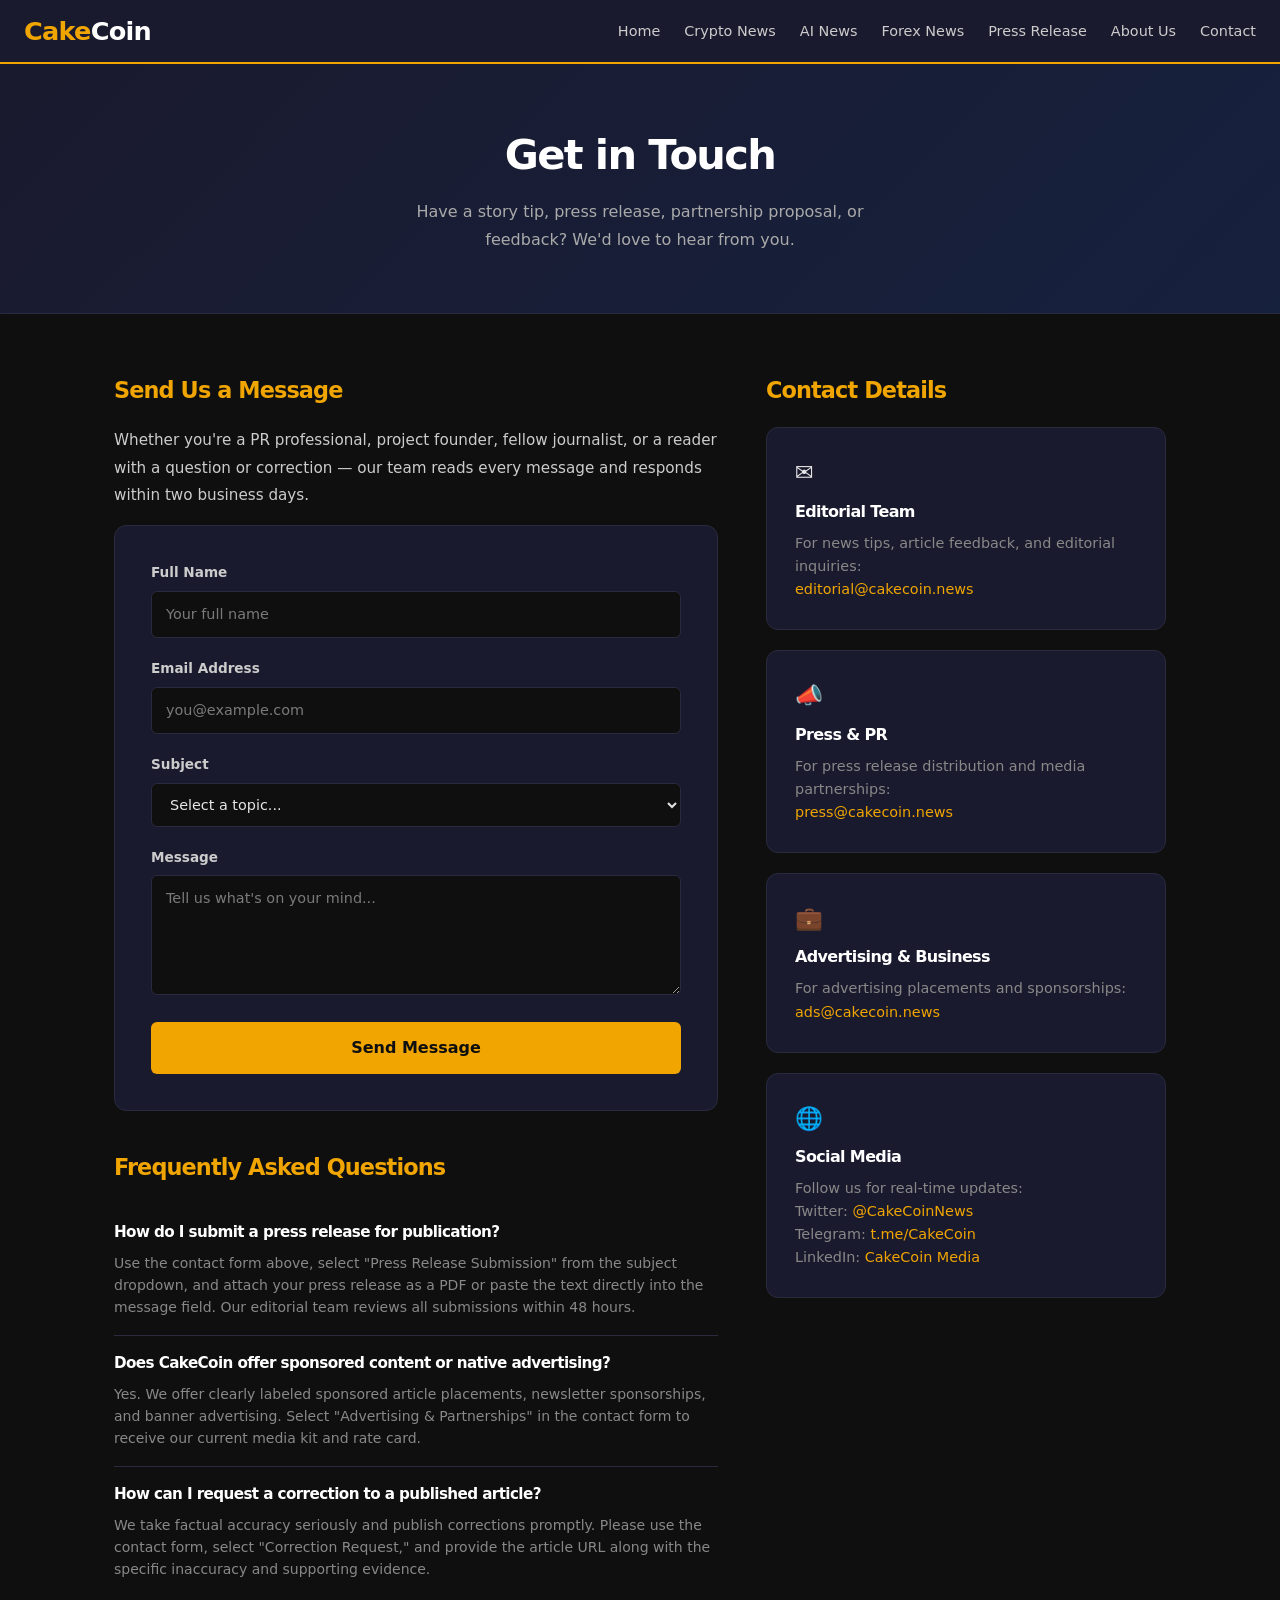
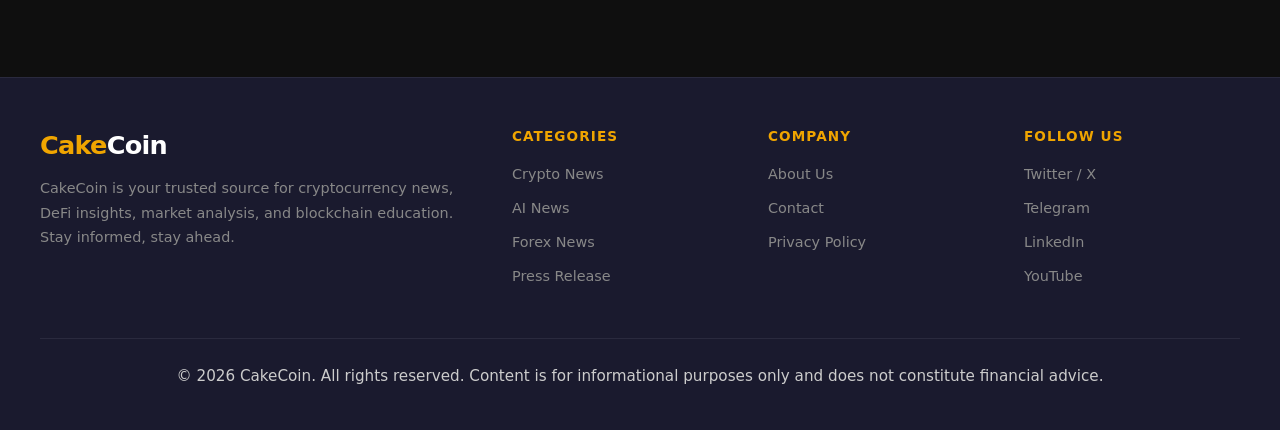
<file: contact.html>
<!DOCTYPE html>
<html lang="en">
<head>
    <meta charset="UTF-8">
    <meta name="viewport" content="width=device-width, initial-scale=1.0">
    <title>Contact Us | CakeCoin — Get in Touch</title>
    <meta name="description" content="Reach the CakeCoin editorial team for news tips, press release submissions, advertising inquiries, corrections, or general questions about our crypto media platform.">
    <meta name="robots" content="index, follow, max-image-preview:large, max-snippet:-1, max-video-preview:-1">
    <meta name="author" content="CakeCoin Editorial Team">
    <meta property="og:locale" content="en_US">
    <meta property="og:type" content="website">
    <meta property="og:title" content="Contact Us | CakeCoin">
    <meta property="og:description" content="Reach the CakeCoin editorial team for news tips, press release submissions, advertising inquiries, corrections, or general questions.">
    <meta property="og:site_name" content="CakeCoin">
    <meta name="twitter:card" content="summary_large_image">
    <meta name="twitter:title" content="Contact Us | CakeCoin">
    <meta name="twitter:description" content="Get in touch with the CakeCoin editorial team.">
    <link rel="stylesheet" href="1de98341b7e33ab1.css">
    <style>
        body { font-family: system-ui, -apple-system, sans-serif; background: #0f0f0f; color: #e5e5e5; margin: 0; }
        .site-header { background: #1a1a2e; border-bottom: 2px solid #f0a500; padding: 0 24px; display: flex; align-items: center; justify-content: space-between; height: 64px; position: sticky; top: 0; z-index: 100; }
        .site-logo { font-size: 1.6rem; font-weight: 800; color: #f0a500; letter-spacing: -0.03em; text-decoration: none; }
        .site-logo span { color: #fff; }
        .site-nav { display: flex; gap: 24px; list-style: none; margin: 0; padding: 0; }
        .site-nav a { color: #ccc; text-decoration: none; font-size: 0.9rem; font-weight: 500; transition: color 0.2s; }
        .site-nav a:hover { color: #f0a500; }
        .page-hero { background: linear-gradient(135deg, #1a1a2e 0%, #16213e 100%); padding: 60px 24px; text-align: center; border-bottom: 1px solid #2a2a3e; }
        .page-hero h1 { font-size: 2.6rem; font-weight: 800; color: #fff; margin-bottom: 12px; }
        .page-hero p { color: #aaa; font-size: 1rem; max-width: 500px; margin: 0 auto; line-height: 1.7; }
        .main-content { max-width: 1100px; margin: 60px auto; padding: 0 24px; display: grid; grid-template-columns: 1fr 400px; gap: 48px; }
        h2 { font-size: 1.4rem; font-weight: 700; color: #f0a500; margin-bottom: 20px; }
        p { line-height: 1.8; color: #ccc; margin-bottom: 16px; font-size: 0.95rem; }
        .contact-form { background: #1a1a2e; border: 1px solid #2a2a3e; border-radius: 12px; padding: 36px; }
        .form-group { margin-bottom: 20px; }
        .form-group label { display: block; font-size: 0.85rem; font-weight: 600; color: #ccc; margin-bottom: 8px; }
        .form-group input, .form-group select, .form-group textarea { width: 100%; background: #0f0f0f; border: 1px solid #2a2a3e; border-radius: 6px; padding: 12px 14px; color: #e5e5e5; font-size: 0.9rem; box-sizing: border-box; transition: border-color 0.2s; }
        .form-group input:focus, .form-group select:focus, .form-group textarea:focus { outline: none; border-color: #f0a500; }
        .form-group textarea { resize: vertical; min-height: 120px; }
        .form-group select option { background: #1a1a2e; }
        .submit-btn { width: 100%; background: #f0a500; color: #0f0f0f; font-size: 1rem; font-weight: 700; padding: 14px; border: none; border-radius: 6px; cursor: pointer; transition: background 0.2s; }
        .submit-btn:hover { background: #d4920a; }
        .contact-info-card { background: #1a1a2e; border: 1px solid #2a2a3e; border-radius: 12px; padding: 28px; margin-bottom: 20px; }
        .contact-info-card h3 { font-size: 1rem; font-weight: 700; color: #fff; margin-bottom: 8px; }
        .contact-info-card p { font-size: 0.9rem; color: #888; margin: 0; line-height: 1.6; }
        .contact-info-card a { color: #f0a500; text-decoration: none; }
        .contact-icon { font-size: 1.4rem; margin-bottom: 10px; }
        .faq-section { margin-top: 8px; }
        .faq-item { border-bottom: 1px solid #2a2a3e; padding: 16px 0; }
        .faq-item:last-child { border-bottom: none; }
        .faq-item h4 { font-size: 0.95rem; font-weight: 600; color: #fff; margin-bottom: 8px; }
        .faq-item p { font-size: 0.875rem; color: #888; margin: 0; line-height: 1.6; }
        .site-footer { background: #1a1a2e; border-top: 1px solid #2a2a3e; padding: 48px 24px 24px; margin-top: 80px; }
        .footer-inner { max-width: 1200px; margin: 0 auto; }
        .footer-grid { display: grid; grid-template-columns: 2fr 1fr 1fr 1fr; gap: 40px; margin-bottom: 40px; }
        .footer-brand p { color: #888; font-size: 0.9rem; line-height: 1.7; margin-top: 12px; }
        .footer-col h4 { color: #f0a500; font-size: 0.85rem; font-weight: 700; text-transform: uppercase; letter-spacing: 0.08em; margin-bottom: 16px; }
        .footer-col ul { list-style: none; padding: 0; margin: 0; }
        .footer-col ul li { margin-bottom: 10px; }
        .footer-col ul li a { color: #888; text-decoration: none; font-size: 0.9rem; transition: color 0.2s; }
        .footer-col ul li a:hover { color: #f0a500; }
        .footer-bottom { border-top: 1px solid #2a2a3e; padding-top: 24px; text-align: center; color: #555; font-size: 0.85rem; }
        @media (max-width: 900px) { .main-content { grid-template-columns: 1fr; } .site-nav { display: none; } }
    </style>
</head>
<body>
<header class="site-header">
    <a href="index.html" class="site-logo">Cake<span>Coin</span></a>
    <nav>
        <ul class="site-nav">
            <li><a href="index.html">Home</a></li>
            <li><a href="crypto-news.html">Crypto News</a></li>
            <li><a href="ai-news.html">AI News</a></li>
            <li><a href="forex-news.html">Forex News</a></li>
            <li><a href="press-release.html">Press Release</a></li>
            <li><a href="about-us.html">About Us</a></li>
            <li><a href="contact.html">Contact</a></li>
        </ul>
    </nav>
</header>

<div class="page-hero">
    <h1>Get in Touch</h1>
    <p>Have a story tip, press release, partnership proposal, or feedback? We'd love to hear from you.</p>
</div>

<main class="main-content">
    <div>
        <h2>Send Us a Message</h2>
        <p>Whether you're a PR professional, project founder, fellow journalist, or a reader with a question or correction — our team reads every message and responds within two business days.</p>
        <div class="contact-form">
            <div class="form-group">
                <label for="name">Full Name</label>
                <input type="text" id="name" name="name" placeholder="Your full name">
            </div>
            <div class="form-group">
                <label for="email">Email Address</label>
                <input type="email" id="email" name="email" placeholder="you@example.com">
            </div>
            <div class="form-group">
                <label for="subject">Subject</label>
                <select id="subject" name="subject">
                    <option value="">Select a topic...</option>
                    <option value="news-tip">News Tip</option>
                    <option value="press-release">Press Release Submission</option>
                    <option value="advertising">Advertising &amp; Partnerships</option>
                    <option value="correction">Correction Request</option>
                    <option value="general">General Inquiry</option>
                </select>
            </div>
            <div class="form-group">
                <label for="message">Message</label>
                <textarea id="message" name="message" placeholder="Tell us what's on your mind..."></textarea>
            </div>
            <button type="submit" class="submit-btn">Send Message</button>
        </div>

        <div class="faq-section" style="margin-top: 40px;">
            <h2>Frequently Asked Questions</h2>
            <div class="faq-item">
                <h4>How do I submit a press release for publication?</h4>
                <p>Use the contact form above, select "Press Release Submission" from the subject dropdown, and attach your press release as a PDF or paste the text directly into the message field. Our editorial team reviews all submissions within 48 hours.</p>
            </div>
            <div class="faq-item">
                <h4>Does CakeCoin offer sponsored content or native advertising?</h4>
                <p>Yes. We offer clearly labeled sponsored article placements, newsletter sponsorships, and banner advertising. Select "Advertising &amp; Partnerships" in the contact form to receive our current media kit and rate card.</p>
            </div>
            <div class="faq-item">
                <h4>How can I request a correction to a published article?</h4>
                <p>We take factual accuracy seriously and publish corrections promptly. Please use the contact form, select "Correction Request," and provide the article URL along with the specific inaccuracy and supporting evidence.</p>
            </div>
        </div>
    </div>

    <div>
        <h2>Contact Details</h2>
        <div class="contact-info-card">
            <div class="contact-icon">✉️</div>
            <h3>Editorial Team</h3>
            <p>For news tips, article feedback, and editorial inquiries:<br><a href="mailto:editorial@cakecoin.news">editorial@cakecoin.news</a></p>
        </div>
        <div class="contact-info-card">
            <div class="contact-icon">📣</div>
            <h3>Press &amp; PR</h3>
            <p>For press release distribution and media partnerships:<br><a href="mailto:press@cakecoin.news">press@cakecoin.news</a></p>
        </div>
        <div class="contact-info-card">
            <div class="contact-icon">💼</div>
            <h3>Advertising &amp; Business</h3>
            <p>For advertising placements and sponsorships:<br><a href="mailto:ads@cakecoin.news">ads@cakecoin.news</a></p>
        </div>
        <div class="contact-info-card">
            <div class="contact-icon">🌐</div>
            <h3>Social Media</h3>
            <p>Follow us for real-time updates:<br>
            Twitter: <a href="#">@CakeCoinNews</a><br>
            Telegram: <a href="#">t.me/CakeCoin</a><br>
            LinkedIn: <a href="#">CakeCoin Media</a></p>
        </div>
    </div>
</main>

<footer class="site-footer">
    <div class="footer-inner">
        <div class="footer-grid">
            <div class="footer-brand">
                <a href="index.html" class="site-logo">Cake<span>Coin</span></a>
                <p>CakeCoin is your trusted source for cryptocurrency news, DeFi insights, market analysis, and blockchain education. Stay informed, stay ahead.</p>
            </div>
            <div class="footer-col">
                <h4>Categories</h4>
                <ul>
                    <li><a href="crypto-news.html">Crypto News</a></li>
                    <li><a href="ai-news.html">AI News</a></li>
                    <li><a href="forex-news.html">Forex News</a></li>
                    <li><a href="press-release.html">Press Release</a></li>
                </ul>
            </div>
            <div class="footer-col">
                <h4>Company</h4>
                <ul>
                    <li><a href="about-us.html">About Us</a></li>
                    <li><a href="contact.html">Contact</a></li>
                    <li><a href="privacy-policy.html">Privacy Policy</a></li>
                </ul>
            </div>
            <div class="footer-col">
                <h4>Follow Us</h4>
                <ul>
                    <li><a href="#">Twitter / X</a></li>
                    <li><a href="#">Telegram</a></li>
                    <li><a href="#">LinkedIn</a></li>
                    <li><a href="#">YouTube</a></li>
                </ul>
            </div>
        </div>
        <div class="footer-bottom">
            <p>© 2026 CakeCoin. All rights reserved. Content is for informational purposes only and does not constitute financial advice.</p>
        </div>
    </div>
</footer>
</body>
</html>
</file>
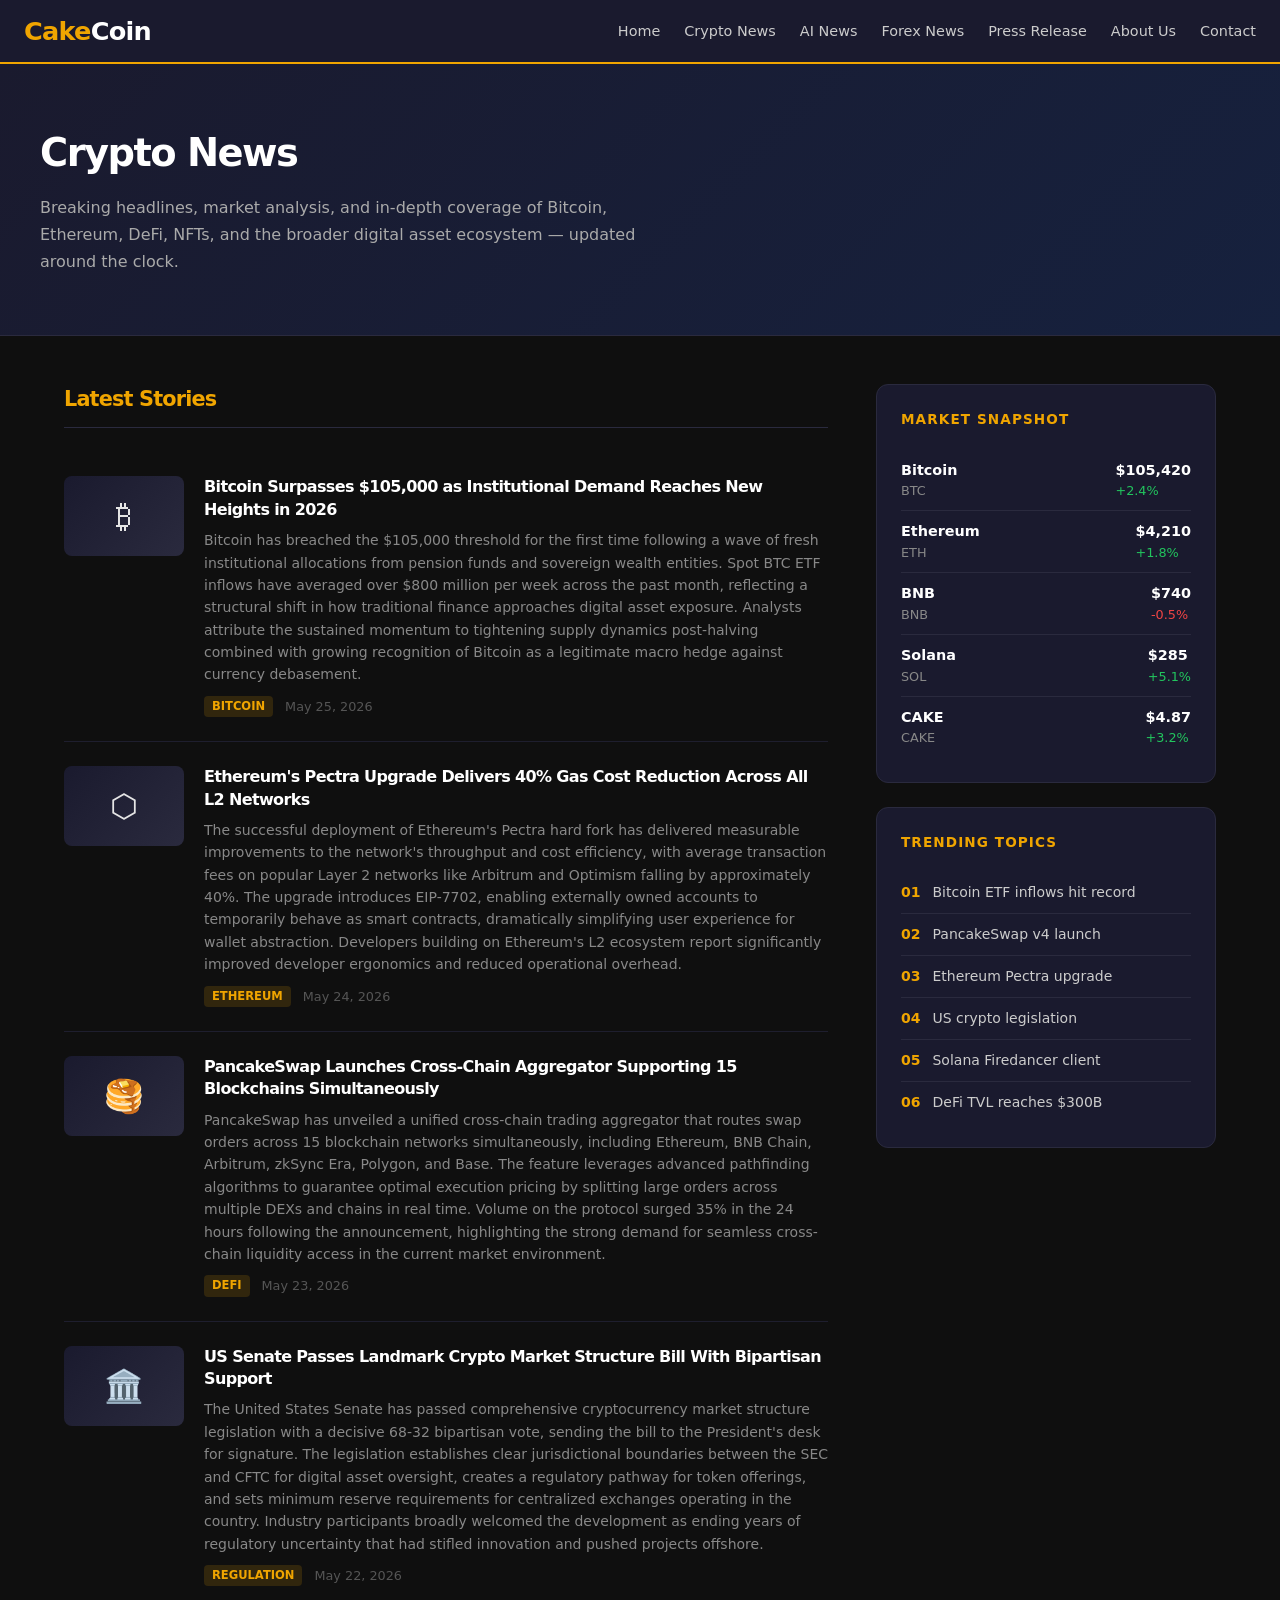
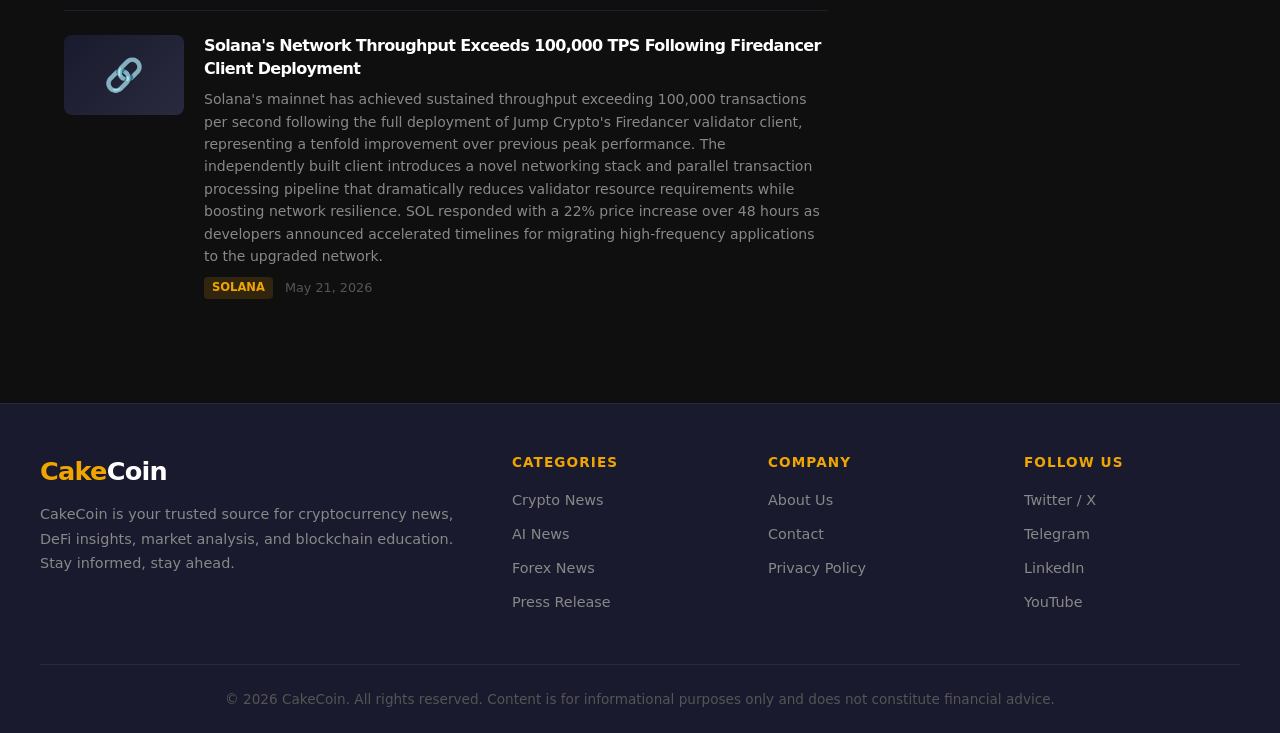
<file: crypto-news.html>
<!DOCTYPE html>
<html lang="en">
<head>
    <meta charset="UTF-8">
    <meta name="viewport" content="width=device-width, initial-scale=1.0">
    <title>Crypto News: Breaking Headlines &amp; Market Analysis | CakeCoin</title>
    <meta name="description" content="Stay ahead of the market with CakeCoin's crypto news hub. Get breaking Bitcoin, Ethereum, DeFi, and altcoin headlines, plus in-depth market analysis updated daily.">
    <meta name="robots" content="index, follow, max-image-preview:large, max-snippet:-1, max-video-preview:-1">
    <meta name="author" content="CakeCoin Editorial Team">
    <meta property="og:locale" content="en_US">
    <meta property="og:type" content="website">
    <meta property="og:title" content="Crypto News: Breaking Headlines &amp; Market Analysis | CakeCoin">
    <meta property="og:description" content="Stay ahead of the market with CakeCoin's crypto news hub. Get breaking Bitcoin, Ethereum, DeFi, and altcoin headlines plus in-depth market analysis updated daily.">
    <meta property="og:site_name" content="CakeCoin">
    <meta name="twitter:card" content="summary_large_image">
    <meta name="twitter:title" content="Crypto News | CakeCoin">
    <meta name="twitter:description" content="Breaking cryptocurrency news, market analysis, and DeFi updates — all in one place.">
    <link rel="stylesheet" href="1de98341b7e33ab1.css">
    <style>
        body { font-family: system-ui, -apple-system, sans-serif; background: #0f0f0f; color: #e5e5e5; margin: 0; }
        .site-header { background: #1a1a2e; border-bottom: 2px solid #f0a500; padding: 0 24px; display: flex; align-items: center; justify-content: space-between; height: 64px; position: sticky; top: 0; z-index: 100; }
        .site-logo { font-size: 1.6rem; font-weight: 800; color: #f0a500; letter-spacing: -0.03em; text-decoration: none; }
        .site-logo span { color: #fff; }
        .site-nav { display: flex; gap: 24px; list-style: none; margin: 0; padding: 0; }
        .site-nav a { color: #ccc; text-decoration: none; font-size: 0.9rem; font-weight: 500; transition: color 0.2s; }
        .site-nav a:hover { color: #f0a500; }
        .page-hero { background: linear-gradient(135deg, #1a1a2e 0%, #16213e 100%); padding: 60px 24px; border-bottom: 1px solid #2a2a3e; }
        .page-hero-inner { max-width: 1200px; margin: 0 auto; }
        .page-hero h1 { font-size: 2.4rem; font-weight: 800; color: #fff; margin-bottom: 12px; }
        .page-hero p { color: #aaa; font-size: 1rem; max-width: 600px; line-height: 1.7; }
        .main-content { max-width: 1200px; margin: 48px auto; padding: 0 24px; display: grid; grid-template-columns: 1fr 340px; gap: 48px; }
        .news-feed h2 { font-size: 1.3rem; font-weight: 700; color: #f0a500; margin-bottom: 24px; padding-bottom: 12px; border-bottom: 1px solid #2a2a3e; }
        .news-card { display: flex; gap: 20px; padding: 24px 0; border-bottom: 1px solid #1e1e2e; }
        .news-card:last-child { border-bottom: none; }
        .news-card-img { width: 120px; height: 80px; border-radius: 8px; background: linear-gradient(135deg, #1a1a2e, #2a2a3e); flex-shrink: 0; display: flex; align-items: center; justify-content: center; font-size: 2rem; }
        .news-card-body h3 { font-size: 1rem; font-weight: 700; color: #fff; margin-bottom: 8px; line-height: 1.4; }
        .news-card-body p { font-size: 0.875rem; color: #888; line-height: 1.6; margin-bottom: 10px; }
        .news-meta { display: flex; gap: 12px; align-items: center; }
        .news-tag { background: rgba(240,165,0,0.15); color: #f0a500; font-size: 0.72rem; font-weight: 700; padding: 2px 8px; border-radius: 4px; text-transform: uppercase; }
        .news-date { color: #555; font-size: 0.8rem; }
        .sidebar-widget { background: #1a1a2e; border: 1px solid #2a2a3e; border-radius: 12px; padding: 24px; margin-bottom: 24px; }
        .sidebar-widget h3 { font-size: 0.85rem; font-weight: 700; color: #f0a500; text-transform: uppercase; letter-spacing: 0.08em; margin-bottom: 20px; }
        .price-item { display: flex; justify-content: space-between; align-items: center; padding: 10px 0; border-bottom: 1px solid #2a2a3e; }
        .price-item:last-child { border-bottom: none; }
        .price-name { font-weight: 600; color: #fff; font-size: 0.9rem; }
        .price-symbol { color: #888; font-size: 0.8rem; }
        .price-value { font-weight: 700; color: #fff; font-size: 0.9rem; }
        .price-change.up { color: #22c55e; font-size: 0.8rem; }
        .price-change.down { color: #ef4444; font-size: 0.8rem; }
        .trending-list { list-style: none; padding: 0; margin: 0; }
        .trending-list li { display: flex; gap: 12px; padding: 10px 0; border-bottom: 1px solid #2a2a3e; font-size: 0.875rem; color: #ccc; }
        .trending-list li:last-child { border-bottom: none; }
        .trending-num { color: #f0a500; font-weight: 700; flex-shrink: 0; }
        .site-footer { background: #1a1a2e; border-top: 1px solid #2a2a3e; padding: 48px 24px 24px; margin-top: 80px; }
        .footer-inner { max-width: 1200px; margin: 0 auto; }
        .footer-grid { display: grid; grid-template-columns: 2fr 1fr 1fr 1fr; gap: 40px; margin-bottom: 40px; }
        .footer-brand p { color: #888; font-size: 0.9rem; line-height: 1.7; margin-top: 12px; }
        .footer-col h4 { color: #f0a500; font-size: 0.85rem; font-weight: 700; text-transform: uppercase; letter-spacing: 0.08em; margin-bottom: 16px; }
        .footer-col ul { list-style: none; padding: 0; margin: 0; }
        .footer-col ul li { margin-bottom: 10px; }
        .footer-col ul li a { color: #888; text-decoration: none; font-size: 0.9rem; transition: color 0.2s; }
        .footer-col ul li a:hover { color: #f0a500; }
        .footer-bottom { border-top: 1px solid #2a2a3e; padding-top: 24px; text-align: center; color: #555; font-size: 0.85rem; }
        @media (max-width: 900px) { .main-content { grid-template-columns: 1fr; } .site-nav { display: none; } }
    </style>
</head>
<body>
<header class="site-header">
    <a href="index.html" class="site-logo">Cake<span>Coin</span></a>
    <nav>
        <ul class="site-nav">
            <li><a href="index.html">Home</a></li>
            <li><a href="crypto-news.html">Crypto News</a></li>
            <li><a href="ai-news.html">AI News</a></li>
            <li><a href="forex-news.html">Forex News</a></li>
            <li><a href="press-release.html">Press Release</a></li>
            <li><a href="about-us.html">About Us</a></li>
            <li><a href="contact.html">Contact</a></li>
        </ul>
    </nav>
</header>

<div class="page-hero">
    <div class="page-hero-inner">
        <h1>Crypto News</h1>
        <p>Breaking headlines, market analysis, and in-depth coverage of Bitcoin, Ethereum, DeFi, NFTs, and the broader digital asset ecosystem — updated around the clock.</p>
    </div>
</div>

<main class="main-content">
    <div class="news-feed">
        <h2>Latest Stories</h2>

        <div class="news-card">
            <div class="news-card-img">₿</div>
            <div class="news-card-body">
                <h3>Bitcoin Surpasses $105,000 as Institutional Demand Reaches New Heights in 2026</h3>
                <p>Bitcoin has breached the $105,000 threshold for the first time following a wave of fresh institutional allocations from pension funds and sovereign wealth entities. Spot BTC ETF inflows have averaged over $800 million per week across the past month, reflecting a structural shift in how traditional finance approaches digital asset exposure. Analysts attribute the sustained momentum to tightening supply dynamics post-halving combined with growing recognition of Bitcoin as a legitimate macro hedge against currency debasement.</p>
                <div class="news-meta"><span class="news-tag">Bitcoin</span><span class="news-date">May 25, 2026</span></div>
            </div>
        </div>

        <div class="news-card">
            <div class="news-card-img">⬡</div>
            <div class="news-card-body">
                <h3>Ethereum's Pectra Upgrade Delivers 40% Gas Cost Reduction Across All L2 Networks</h3>
                <p>The successful deployment of Ethereum's Pectra hard fork has delivered measurable improvements to the network's throughput and cost efficiency, with average transaction fees on popular Layer 2 networks like Arbitrum and Optimism falling by approximately 40%. The upgrade introduces EIP-7702, enabling externally owned accounts to temporarily behave as smart contracts, dramatically simplifying user experience for wallet abstraction. Developers building on Ethereum's L2 ecosystem report significantly improved developer ergonomics and reduced operational overhead.</p>
                <div class="news-meta"><span class="news-tag">Ethereum</span><span class="news-date">May 24, 2026</span></div>
            </div>
        </div>

        <div class="news-card">
            <div class="news-card-img">🥞</div>
            <div class="news-card-body">
                <h3>PancakeSwap Launches Cross-Chain Aggregator Supporting 15 Blockchains Simultaneously</h3>
                <p>PancakeSwap has unveiled a unified cross-chain trading aggregator that routes swap orders across 15 blockchain networks simultaneously, including Ethereum, BNB Chain, Arbitrum, zkSync Era, Polygon, and Base. The feature leverages advanced pathfinding algorithms to guarantee optimal execution pricing by splitting large orders across multiple DEXs and chains in real time. Volume on the protocol surged 35% in the 24 hours following the announcement, highlighting the strong demand for seamless cross-chain liquidity access in the current market environment.</p>
                <div class="news-meta"><span class="news-tag">DeFi</span><span class="news-date">May 23, 2026</span></div>
            </div>
        </div>

        <div class="news-card">
            <div class="news-card-img">🏛️</div>
            <div class="news-card-body">
                <h3>US Senate Passes Landmark Crypto Market Structure Bill With Bipartisan Support</h3>
                <p>The United States Senate has passed comprehensive cryptocurrency market structure legislation with a decisive 68-32 bipartisan vote, sending the bill to the President's desk for signature. The legislation establishes clear jurisdictional boundaries between the SEC and CFTC for digital asset oversight, creates a regulatory pathway for token offerings, and sets minimum reserve requirements for centralized exchanges operating in the country. Industry participants broadly welcomed the development as ending years of regulatory uncertainty that had stifled innovation and pushed projects offshore.</p>
                <div class="news-meta"><span class="news-tag">Regulation</span><span class="news-date">May 22, 2026</span></div>
            </div>
        </div>

        <div class="news-card">
            <div class="news-card-img">🔗</div>
            <div class="news-card-body">
                <h3>Solana's Network Throughput Exceeds 100,000 TPS Following Firedancer Client Deployment</h3>
                <p>Solana's mainnet has achieved sustained throughput exceeding 100,000 transactions per second following the full deployment of Jump Crypto's Firedancer validator client, representing a tenfold improvement over previous peak performance. The independently built client introduces a novel networking stack and parallel transaction processing pipeline that dramatically reduces validator resource requirements while boosting network resilience. SOL responded with a 22% price increase over 48 hours as developers announced accelerated timelines for migrating high-frequency applications to the upgraded network.</p>
                <div class="news-meta"><span class="news-tag">Solana</span><span class="news-date">May 21, 2026</span></div>
            </div>
        </div>
    </div>

    <aside>
        <div class="sidebar-widget">
            <h3>Market Snapshot</h3>
            <div class="price-item">
                <div><div class="price-name">Bitcoin</div><div class="price-symbol">BTC</div></div>
                <div><div class="price-value">$105,420</div><div class="price-change up">+2.4%</div></div>
            </div>
            <div class="price-item">
                <div><div class="price-name">Ethereum</div><div class="price-symbol">ETH</div></div>
                <div><div class="price-value">$4,210</div><div class="price-change up">+1.8%</div></div>
            </div>
            <div class="price-item">
                <div><div class="price-name">BNB</div><div class="price-symbol">BNB</div></div>
                <div><div class="price-value">$740</div><div class="price-change down">-0.5%</div></div>
            </div>
            <div class="price-item">
                <div><div class="price-name">Solana</div><div class="price-symbol">SOL</div></div>
                <div><div class="price-value">$285</div><div class="price-change up">+5.1%</div></div>
            </div>
            <div class="price-item">
                <div><div class="price-name">CAKE</div><div class="price-symbol">CAKE</div></div>
                <div><div class="price-value">$4.87</div><div class="price-change up">+3.2%</div></div>
            </div>
        </div>
        <div class="sidebar-widget">
            <h3>Trending Topics</h3>
            <ul class="trending-list">
                <li><span class="trending-num">01</span>Bitcoin ETF inflows hit record</li>
                <li><span class="trending-num">02</span>PancakeSwap v4 launch</li>
                <li><span class="trending-num">03</span>Ethereum Pectra upgrade</li>
                <li><span class="trending-num">04</span>US crypto legislation</li>
                <li><span class="trending-num">05</span>Solana Firedancer client</li>
                <li><span class="trending-num">06</span>DeFi TVL reaches $300B</li>
            </ul>
        </div>
    </aside>
</main>

<footer class="site-footer">
    <div class="footer-inner">
        <div class="footer-grid">
            <div class="footer-brand">
                <a href="index.html" class="site-logo">Cake<span>Coin</span></a>
                <p>CakeCoin is your trusted source for cryptocurrency news, DeFi insights, market analysis, and blockchain education. Stay informed, stay ahead.</p>
            </div>
            <div class="footer-col">
                <h4>Categories</h4>
                <ul>
                    <li><a href="crypto-news.html">Crypto News</a></li>
                    <li><a href="ai-news.html">AI News</a></li>
                    <li><a href="forex-news.html">Forex News</a></li>
                    <li><a href="press-release.html">Press Release</a></li>
                </ul>
            </div>
            <div class="footer-col">
                <h4>Company</h4>
                <ul>
                    <li><a href="about-us.html">About Us</a></li>
                    <li><a href="contact.html">Contact</a></li>
                    <li><a href="privacy-policy.html">Privacy Policy</a></li>
                </ul>
            </div>
            <div class="footer-col">
                <h4>Follow Us</h4>
                <ul>
                    <li><a href="#">Twitter / X</a></li>
                    <li><a href="#">Telegram</a></li>
                    <li><a href="#">LinkedIn</a></li>
                    <li><a href="#">YouTube</a></li>
                </ul>
            </div>
        </div>
        <div class="footer-bottom">
            <p>© 2026 CakeCoin. All rights reserved. Content is for informational purposes only and does not constitute financial advice.</p>
        </div>
    </div>
</footer>
</body>
</html>
</file>
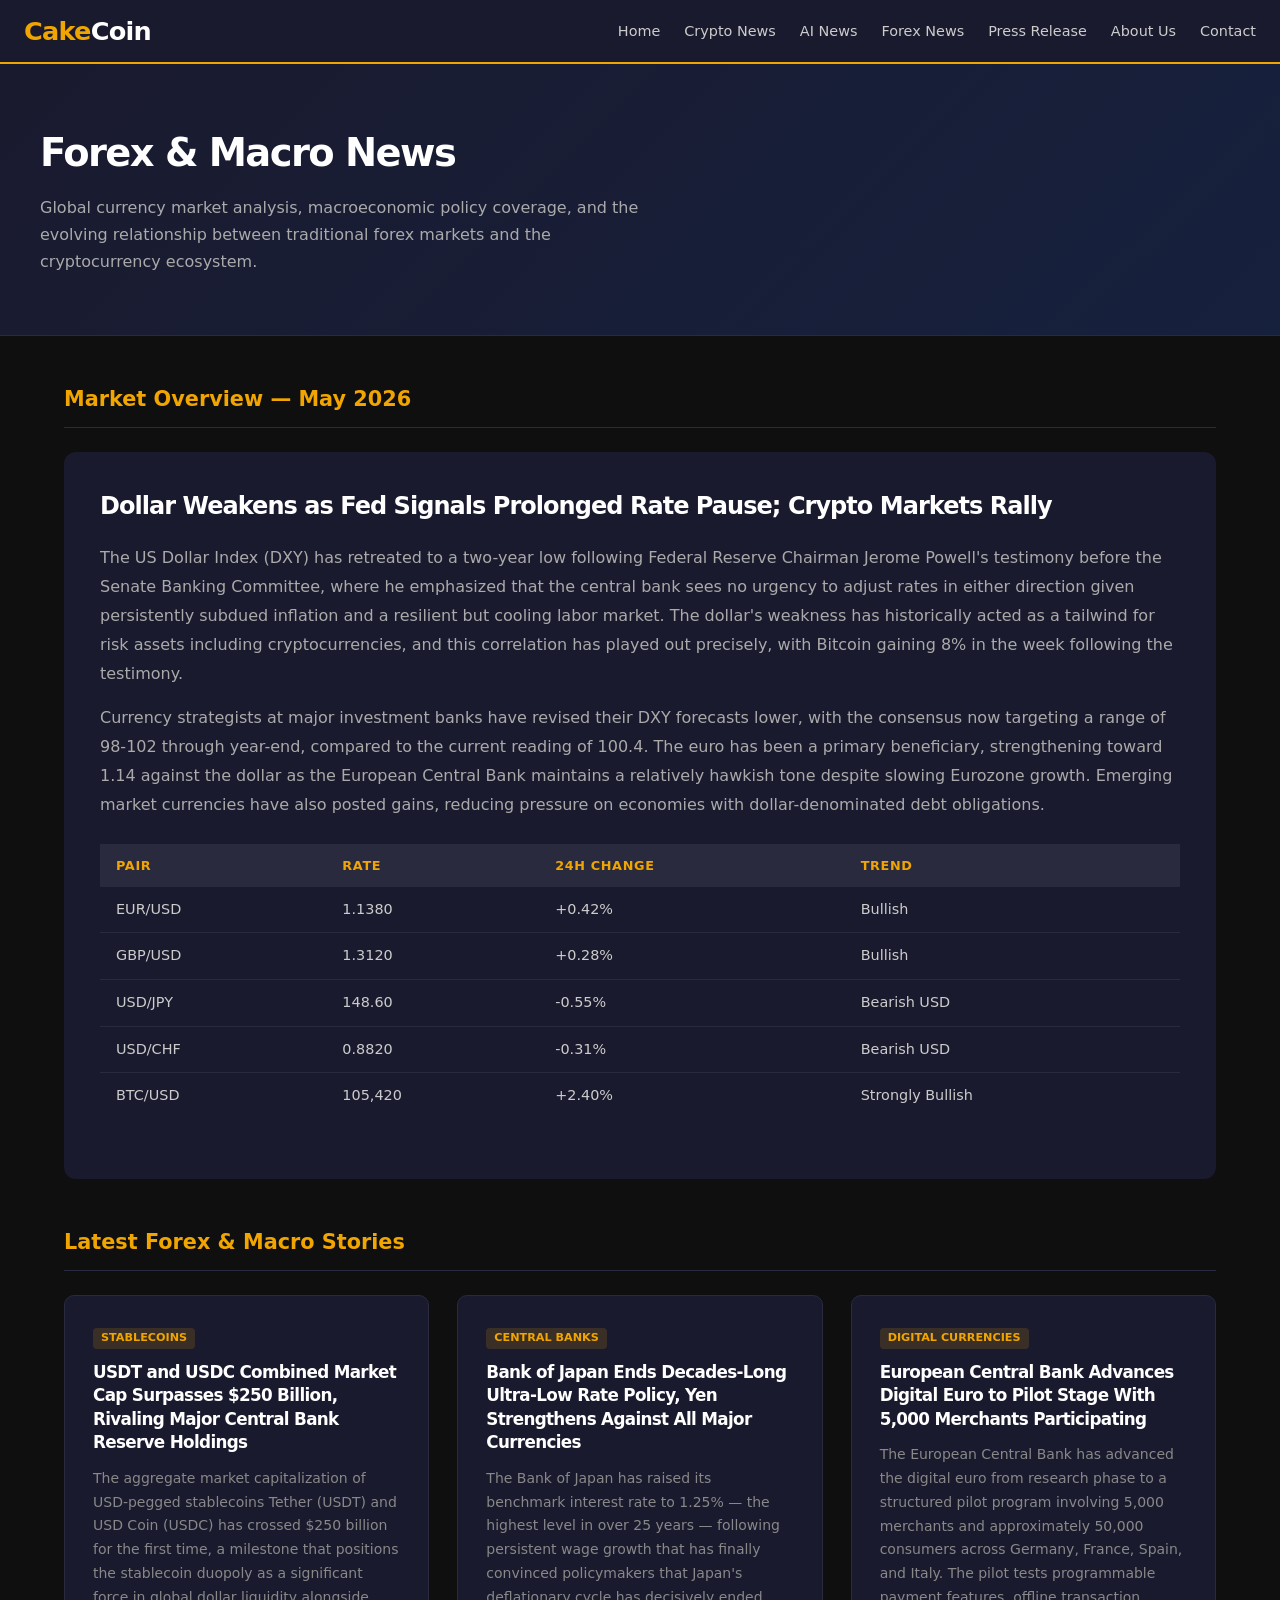
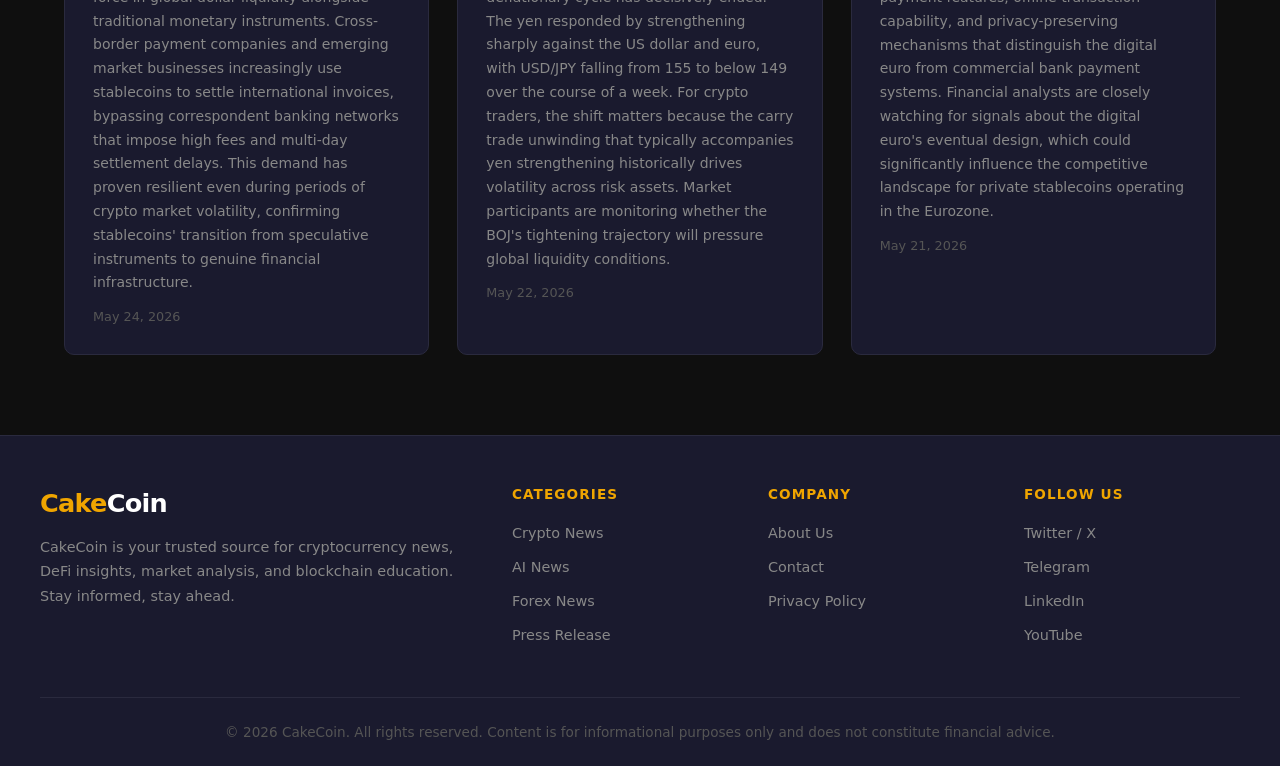
<file: forex-news.html>
<!DOCTYPE html>
<html lang="en">
<head>
    <meta charset="UTF-8">
    <meta name="viewport" content="width=device-width, initial-scale=1.0">
    <title>Forex News: Currency Markets &amp; Crypto-Forex Trends | CakeCoin</title>
    <meta name="description" content="CakeCoin's Forex news section covers global currency markets, macroeconomic drivers, crypto-fiat correlations, and the growing role of stablecoins in international trade.">
    <meta name="robots" content="index, follow, max-image-preview:large, max-snippet:-1, max-video-preview:-1">
    <meta name="author" content="CakeCoin Editorial Team">
    <meta property="og:locale" content="en_US">
    <meta property="og:type" content="website">
    <meta property="og:title" content="Forex News: Currency Markets &amp; Crypto-Forex Trends | CakeCoin">
    <meta property="og:description" content="CakeCoin's Forex news section covers global currency markets, macroeconomic drivers, crypto-fiat correlations, and the growing role of stablecoins in international trade.">
    <meta property="og:site_name" content="CakeCoin">
    <meta name="twitter:card" content="summary_large_image">
    <meta name="twitter:title" content="Forex News | CakeCoin">
    <meta name="twitter:description" content="Currency markets, macro drivers, and crypto-forex correlations — all from CakeCoin.">
    <link rel="stylesheet" href="1de98341b7e33ab1.css">
    <style>
        body { font-family: system-ui, -apple-system, sans-serif; background: #0f0f0f; color: #e5e5e5; margin: 0; }
        .site-header { background: #1a1a2e; border-bottom: 2px solid #f0a500; padding: 0 24px; display: flex; align-items: center; justify-content: space-between; height: 64px; position: sticky; top: 0; z-index: 100; }
        .site-logo { font-size: 1.6rem; font-weight: 800; color: #f0a500; letter-spacing: -0.03em; text-decoration: none; }
        .site-logo span { color: #fff; }
        .site-nav { display: flex; gap: 24px; list-style: none; margin: 0; padding: 0; }
        .site-nav a { color: #ccc; text-decoration: none; font-size: 0.9rem; font-weight: 500; transition: color 0.2s; }
        .site-nav a:hover { color: #f0a500; }
        .page-hero { background: linear-gradient(135deg, #1a1a2e 0%, #16213e 100%); padding: 60px 24px; border-bottom: 1px solid #2a2a3e; }
        .page-hero-inner { max-width: 1200px; margin: 0 auto; }
        .page-hero h1 { font-size: 2.4rem; font-weight: 800; color: #fff; margin-bottom: 12px; }
        .page-hero p { color: #aaa; font-size: 1rem; max-width: 600px; line-height: 1.7; }
        .main-content { max-width: 1200px; margin: 48px auto; padding: 0 24px; }
        .section-title { font-size: 1.3rem; font-weight: 700; color: #f0a500; margin-bottom: 24px; padding-bottom: 12px; border-bottom: 1px solid #2a2a3e; }
        .article-grid { display: grid; grid-template-columns: repeat(auto-fill, minmax(340px, 1fr)); gap: 28px; margin-bottom: 48px; }
        .article-card { background: #1a1a2e; border: 1px solid #2a2a3e; border-radius: 10px; padding: 28px; transition: border-color 0.2s; }
        .article-card:hover { border-color: #f0a500; }
        .article-card .tag { display: inline-block; background: rgba(240,165,0,0.15); color: #f0a500; font-size: 0.7rem; font-weight: 700; padding: 2px 8px; border-radius: 4px; text-transform: uppercase; margin-bottom: 12px; }
        .article-card h3 { font-size: 1.05rem; font-weight: 700; color: #fff; margin-bottom: 12px; line-height: 1.4; }
        .article-card p { font-size: 0.875rem; color: #888; line-height: 1.7; margin-bottom: 12px; }
        .article-card .meta { color: #555; font-size: 0.8rem; }
        .analysis-block { background: #1a1a2e; border-radius: 12px; padding: 36px; margin-bottom: 48px; }
        .analysis-block h2 { font-size: 1.5rem; font-weight: 700; color: #fff; margin-bottom: 20px; }
        .analysis-block p { color: #aaa; line-height: 1.8; margin-bottom: 16px; }
        .currency-table { width: 100%; border-collapse: collapse; margin: 24px 0; }
        .currency-table th { background: #2a2a3e; color: #f0a500; font-size: 0.8rem; text-transform: uppercase; letter-spacing: 0.05em; padding: 12px 16px; text-align: left; }
        .currency-table td { padding: 12px 16px; border-bottom: 1px solid #2a2a3e; color: #ccc; font-size: 0.9rem; }
        .currency-table tr:last-child td { border-bottom: none; }
        .up { color: #22c55e; }
        .down { color: #ef4444; }
        .site-footer { background: #1a1a2e; border-top: 1px solid #2a2a3e; padding: 48px 24px 24px; margin-top: 80px; }
        .footer-inner { max-width: 1200px; margin: 0 auto; }
        .footer-grid { display: grid; grid-template-columns: 2fr 1fr 1fr 1fr; gap: 40px; margin-bottom: 40px; }
        .footer-brand p { color: #888; font-size: 0.9rem; line-height: 1.7; margin-top: 12px; }
        .footer-col h4 { color: #f0a500; font-size: 0.85rem; font-weight: 700; text-transform: uppercase; letter-spacing: 0.08em; margin-bottom: 16px; }
        .footer-col ul { list-style: none; padding: 0; margin: 0; }
        .footer-col ul li { margin-bottom: 10px; }
        .footer-col ul li a { color: #888; text-decoration: none; font-size: 0.9rem; transition: color 0.2s; }
        .footer-col ul li a:hover { color: #f0a500; }
        .footer-bottom { border-top: 1px solid #2a2a3e; padding-top: 24px; text-align: center; color: #555; font-size: 0.85rem; }
        @media (max-width: 768px) { .site-nav { display: none; } .article-grid { grid-template-columns: 1fr; } }
    </style>
</head>
<body>
<header class="site-header">
    <a href="index.html" class="site-logo">Cake<span>Coin</span></a>
    <nav>
        <ul class="site-nav">
            <li><a href="index.html">Home</a></li>
            <li><a href="crypto-news.html">Crypto News</a></li>
            <li><a href="ai-news.html">AI News</a></li>
            <li><a href="forex-news.html">Forex News</a></li>
            <li><a href="press-release.html">Press Release</a></li>
            <li><a href="about-us.html">About Us</a></li>
            <li><a href="contact.html">Contact</a></li>
        </ul>
    </nav>
</header>

<div class="page-hero">
    <div class="page-hero-inner">
        <h1>Forex &amp; Macro News</h1>
        <p>Global currency market analysis, macroeconomic policy coverage, and the evolving relationship between traditional forex markets and the cryptocurrency ecosystem.</p>
    </div>
</div>

<main class="main-content">
    <div class="section-title">Market Overview — May 2026</div>

    <div class="analysis-block">
        <h2>Dollar Weakens as Fed Signals Prolonged Rate Pause; Crypto Markets Rally</h2>
        <p>The US Dollar Index (DXY) has retreated to a two-year low following Federal Reserve Chairman Jerome Powell's testimony before the Senate Banking Committee, where he emphasized that the central bank sees no urgency to adjust rates in either direction given persistently subdued inflation and a resilient but cooling labor market. The dollar's weakness has historically acted as a tailwind for risk assets including cryptocurrencies, and this correlation has played out precisely, with Bitcoin gaining 8% in the week following the testimony.</p>
        <p>Currency strategists at major investment banks have revised their DXY forecasts lower, with the consensus now targeting a range of 98-102 through year-end, compared to the current reading of 100.4. The euro has been a primary beneficiary, strengthening toward 1.14 against the dollar as the European Central Bank maintains a relatively hawkish tone despite slowing Eurozone growth. Emerging market currencies have also posted gains, reducing pressure on economies with dollar-denominated debt obligations.</p>
        <table class="currency-table">
            <thead>
                <tr><th>Pair</th><th>Rate</th><th>24h Change</th><th>Trend</th></tr>
            </thead>
            <tbody>
                <tr><td>EUR/USD</td><td>1.1380</td><td class="up">+0.42%</td><td>Bullish</td></tr>
                <tr><td>GBP/USD</td><td>1.3120</td><td class="up">+0.28%</td><td>Bullish</td></tr>
                <tr><td>USD/JPY</td><td>148.60</td><td class="down">-0.55%</td><td>Bearish USD</td></tr>
                <tr><td>USD/CHF</td><td>0.8820</td><td class="down">-0.31%</td><td>Bearish USD</td></tr>
                <tr><td>BTC/USD</td><td>105,420</td><td class="up">+2.40%</td><td>Strongly Bullish</td></tr>
            </tbody>
        </table>
    </div>

    <div class="section-title">Latest Forex &amp; Macro Stories</div>

    <div class="article-grid">
        <div class="article-card">
            <span class="tag">Stablecoins</span>
            <h3>USDT and USDC Combined Market Cap Surpasses $250 Billion, Rivaling Major Central Bank Reserve Holdings</h3>
            <p>The aggregate market capitalization of USD-pegged stablecoins Tether (USDT) and USD Coin (USDC) has crossed $250 billion for the first time, a milestone that positions the stablecoin duopoly as a significant force in global dollar liquidity alongside traditional monetary instruments. Cross-border payment companies and emerging market businesses increasingly use stablecoins to settle international invoices, bypassing correspondent banking networks that impose high fees and multi-day settlement delays. This demand has proven resilient even during periods of crypto market volatility, confirming stablecoins' transition from speculative instruments to genuine financial infrastructure.</p>
            <div class="meta">May 24, 2026</div>
        </div>
        <div class="article-card">
            <span class="tag">Central Banks</span>
            <h3>Bank of Japan Ends Decades-Long Ultra-Low Rate Policy, Yen Strengthens Against All Major Currencies</h3>
            <p>The Bank of Japan has raised its benchmark interest rate to 1.25% — the highest level in over 25 years — following persistent wage growth that has finally convinced policymakers that Japan's deflationary cycle has decisively ended. The yen responded by strengthening sharply against the US dollar and euro, with USD/JPY falling from 155 to below 149 over the course of a week. For crypto traders, the shift matters because the carry trade unwinding that typically accompanies yen strengthening historically drives volatility across risk assets. Market participants are monitoring whether the BOJ's tightening trajectory will pressure global liquidity conditions.</p>
            <div class="meta">May 22, 2026</div>
        </div>
        <div class="article-card">
            <span class="tag">Digital Currencies</span>
            <h3>European Central Bank Advances Digital Euro to Pilot Stage With 5,000 Merchants Participating</h3>
            <p>The European Central Bank has advanced the digital euro from research phase to a structured pilot program involving 5,000 merchants and approximately 50,000 consumers across Germany, France, Spain, and Italy. The pilot tests programmable payment features, offline transaction capability, and privacy-preserving mechanisms that distinguish the digital euro from commercial bank payment systems. Financial analysts are closely watching for signals about the digital euro's eventual design, which could significantly influence the competitive landscape for private stablecoins operating in the Eurozone.</p>
            <div class="meta">May 21, 2026</div>
        </div>
    </div>
</main>

<footer class="site-footer">
    <div class="footer-inner">
        <div class="footer-grid">
            <div class="footer-brand">
                <a href="index.html" class="site-logo">Cake<span>Coin</span></a>
                <p>CakeCoin is your trusted source for cryptocurrency news, DeFi insights, market analysis, and blockchain education. Stay informed, stay ahead.</p>
            </div>
            <div class="footer-col">
                <h4>Categories</h4>
                <ul>
                    <li><a href="crypto-news.html">Crypto News</a></li>
                    <li><a href="ai-news.html">AI News</a></li>
                    <li><a href="forex-news.html">Forex News</a></li>
                    <li><a href="press-release.html">Press Release</a></li>
                </ul>
            </div>
            <div class="footer-col">
                <h4>Company</h4>
                <ul>
                    <li><a href="about-us.html">About Us</a></li>
                    <li><a href="contact.html">Contact</a></li>
                    <li><a href="privacy-policy.html">Privacy Policy</a></li>
                </ul>
            </div>
            <div class="footer-col">
                <h4>Follow Us</h4>
                <ul>
                    <li><a href="#">Twitter / X</a></li>
                    <li><a href="#">Telegram</a></li>
                    <li><a href="#">LinkedIn</a></li>
                    <li><a href="#">YouTube</a></li>
                </ul>
            </div>
        </div>
        <div class="footer-bottom">
            <p>© 2026 CakeCoin. All rights reserved. Content is for informational purposes only and does not constitute financial advice.</p>
        </div>
    </div>
</footer>
</body>
</html>
</file>
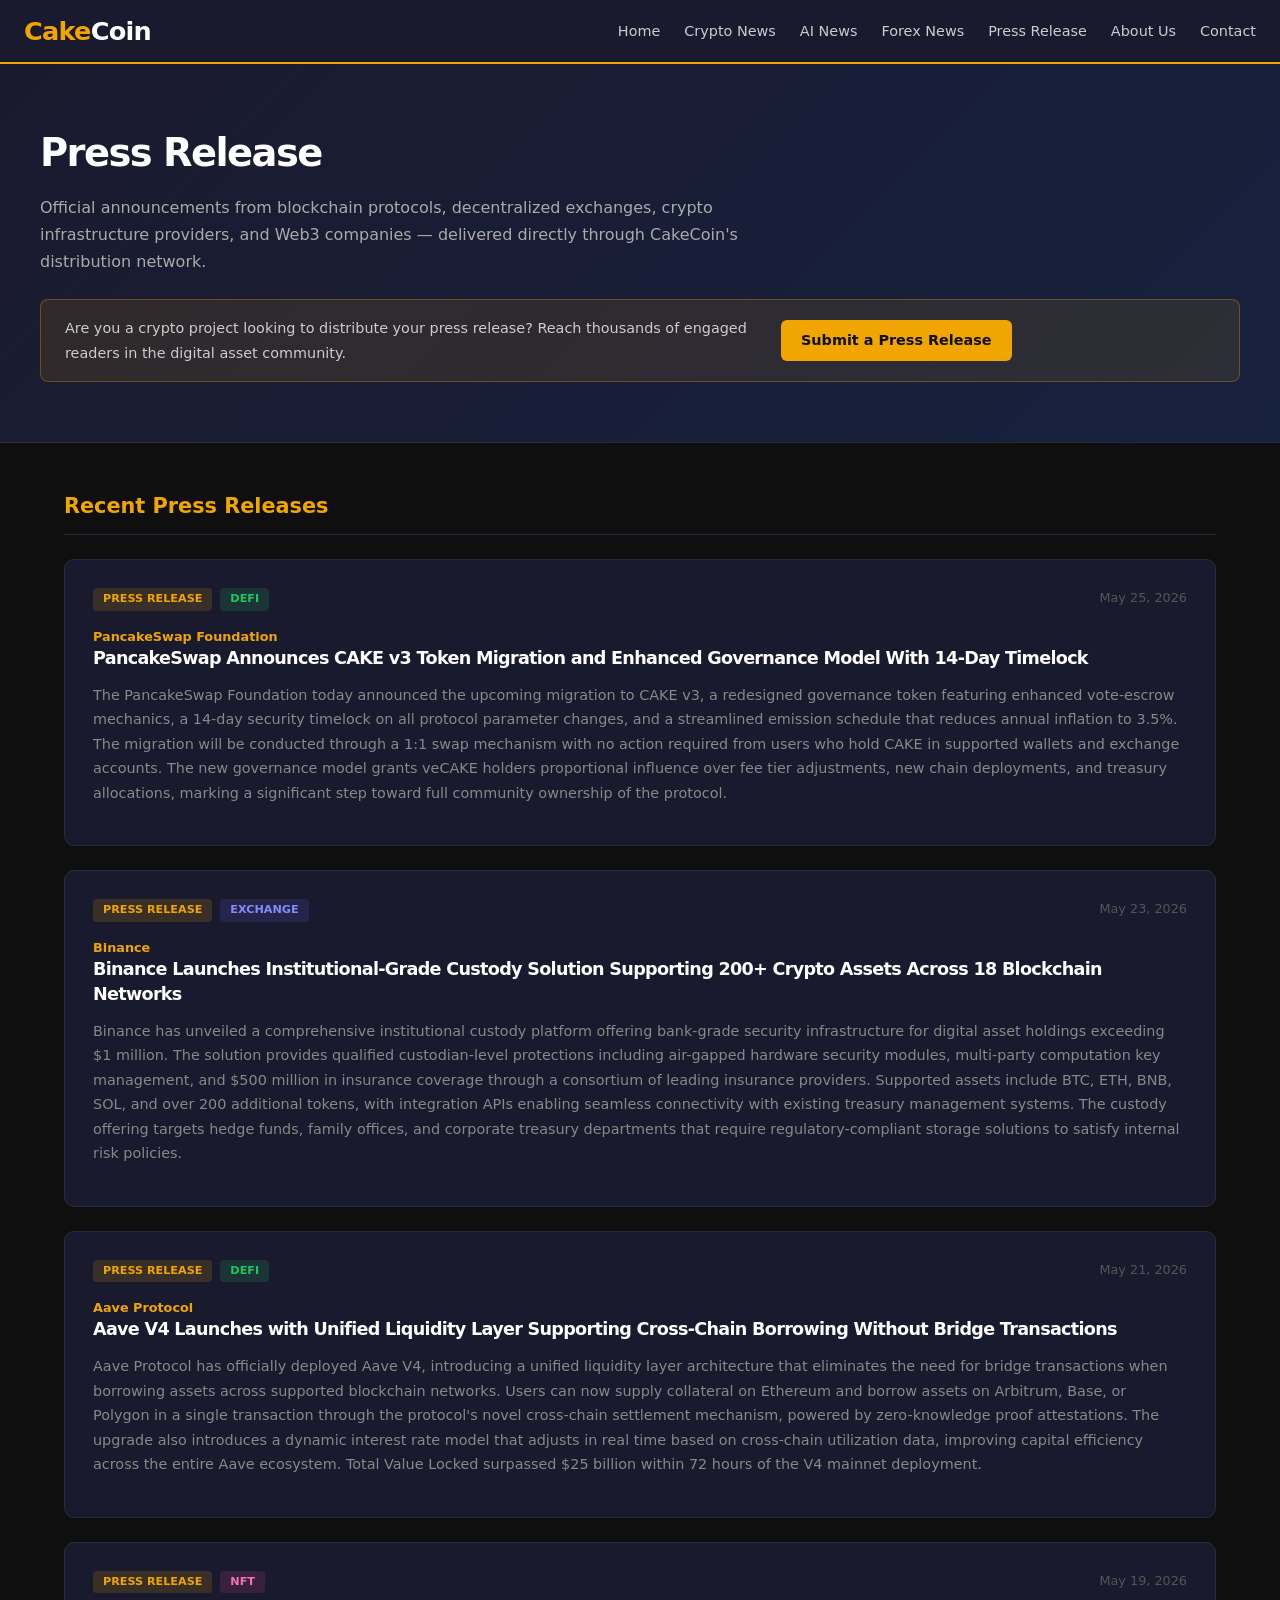
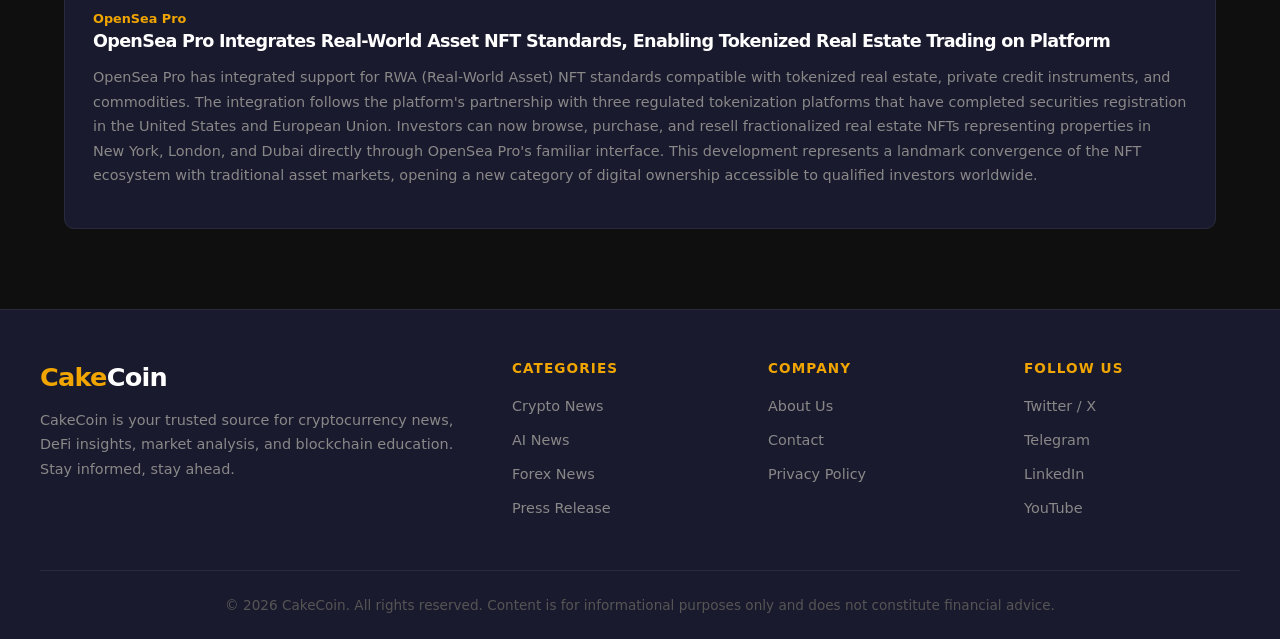
<file: press-release.html>
<!DOCTYPE html>
<html lang="en">
<head>
    <meta charset="UTF-8">
    <meta name="viewport" content="width=device-width, initial-scale=1.0">
    <title>Press Release: Official Announcements from the Crypto Industry | CakeCoin</title>
    <meta name="description" content="Read the latest official press releases from blockchain projects, DeFi protocols, crypto exchanges, and Web3 companies. CakeCoin distributes and covers key industry announcements.">
    <meta name="robots" content="index, follow, max-image-preview:large, max-snippet:-1, max-video-preview:-1">
    <meta name="author" content="CakeCoin Editorial Team">
    <meta property="og:locale" content="en_US">
    <meta property="og:type" content="website">
    <meta property="og:title" content="Press Release: Official Announcements from the Crypto Industry | CakeCoin">
    <meta property="og:description" content="Read the latest official press releases from blockchain projects, DeFi protocols, crypto exchanges, and Web3 companies.">
    <meta property="og:site_name" content="CakeCoin">
    <meta name="twitter:card" content="summary_large_image">
    <meta name="twitter:title" content="Press Release | CakeCoin">
    <meta name="twitter:description" content="Official crypto industry announcements and press releases — published by CakeCoin.">
    <link rel="stylesheet" href="1de98341b7e33ab1.css">
    <style>
        body { font-family: system-ui, -apple-system, sans-serif; background: #0f0f0f; color: #e5e5e5; margin: 0; }
        .site-header { background: #1a1a2e; border-bottom: 2px solid #f0a500; padding: 0 24px; display: flex; align-items: center; justify-content: space-between; height: 64px; position: sticky; top: 0; z-index: 100; }
        .site-logo { font-size: 1.6rem; font-weight: 800; color: #f0a500; letter-spacing: -0.03em; text-decoration: none; }
        .site-logo span { color: #fff; }
        .site-nav { display: flex; gap: 24px; list-style: none; margin: 0; padding: 0; }
        .site-nav a { color: #ccc; text-decoration: none; font-size: 0.9rem; font-weight: 500; transition: color 0.2s; }
        .site-nav a:hover { color: #f0a500; }
        .page-hero { background: linear-gradient(135deg, #1a1a2e 0%, #16213e 100%); padding: 60px 24px; border-bottom: 1px solid #2a2a3e; }
        .page-hero-inner { max-width: 1200px; margin: 0 auto; }
        .page-hero h1 { font-size: 2.4rem; font-weight: 800; color: #fff; margin-bottom: 12px; }
        .page-hero p { color: #aaa; font-size: 1rem; max-width: 700px; line-height: 1.7; }
        .submit-bar { background: rgba(240,165,0,0.1); border: 1px solid rgba(240,165,0,0.3); border-radius: 8px; padding: 16px 24px; margin-top: 24px; display: flex; align-items: center; gap: 16px; flex-wrap: wrap; }
        .submit-bar p { color: #ccc; font-size: 0.9rem; margin: 0; flex: 1; }
        .submit-bar a { background: #f0a500; color: #0f0f0f; font-weight: 700; padding: 10px 20px; border-radius: 6px; text-decoration: none; font-size: 0.9rem; white-space: nowrap; }
        .main-content { max-width: 1200px; margin: 48px auto; padding: 0 24px; }
        .section-title { font-size: 1.3rem; font-weight: 700; color: #f0a500; margin-bottom: 24px; padding-bottom: 12px; border-bottom: 1px solid #2a2a3e; }
        .pr-card { background: #1a1a2e; border: 1px solid #2a2a3e; border-radius: 10px; padding: 28px; margin-bottom: 24px; transition: border-color 0.2s; }
        .pr-card:hover { border-color: #f0a500; }
        .pr-header { display: flex; justify-content: space-between; align-items: flex-start; gap: 16px; margin-bottom: 16px; flex-wrap: wrap; }
        .pr-badges { display: flex; gap: 8px; flex-wrap: wrap; }
        .badge { font-size: 0.7rem; font-weight: 700; padding: 3px 10px; border-radius: 4px; text-transform: uppercase; }
        .badge-pr { background: rgba(240,165,0,0.15); color: #f0a500; }
        .badge-defi { background: rgba(34,197,94,0.15); color: #22c55e; }
        .badge-exchange { background: rgba(99,102,241,0.15); color: #818cf8; }
        .badge-nft { background: rgba(236,72,153,0.15); color: #f472b6; }
        .pr-date { color: #555; font-size: 0.8rem; white-space: nowrap; }
        .pr-card h3 { font-size: 1.1rem; font-weight: 700; color: #fff; margin-bottom: 12px; line-height: 1.4; }
        .pr-card p { font-size: 0.9rem; color: #888; line-height: 1.7; margin-bottom: 12px; }
        .pr-company { font-size: 0.8rem; color: #f0a500; font-weight: 600; }
        .site-footer { background: #1a1a2e; border-top: 1px solid #2a2a3e; padding: 48px 24px 24px; margin-top: 80px; }
        .footer-inner { max-width: 1200px; margin: 0 auto; }
        .footer-grid { display: grid; grid-template-columns: 2fr 1fr 1fr 1fr; gap: 40px; margin-bottom: 40px; }
        .footer-brand p { color: #888; font-size: 0.9rem; line-height: 1.7; margin-top: 12px; }
        .footer-col h4 { color: #f0a500; font-size: 0.85rem; font-weight: 700; text-transform: uppercase; letter-spacing: 0.08em; margin-bottom: 16px; }
        .footer-col ul { list-style: none; padding: 0; margin: 0; }
        .footer-col ul li { margin-bottom: 10px; }
        .footer-col ul li a { color: #888; text-decoration: none; font-size: 0.9rem; transition: color 0.2s; }
        .footer-col ul li a:hover { color: #f0a500; }
        .footer-bottom { border-top: 1px solid #2a2a3e; padding-top: 24px; text-align: center; color: #555; font-size: 0.85rem; }
        @media (max-width: 768px) { .site-nav { display: none; } }
    </style>
</head>
<body>
<header class="site-header">
    <a href="index.html" class="site-logo">Cake<span>Coin</span></a>
    <nav>
        <ul class="site-nav">
            <li><a href="index.html">Home</a></li>
            <li><a href="crypto-news.html">Crypto News</a></li>
            <li><a href="ai-news.html">AI News</a></li>
            <li><a href="forex-news.html">Forex News</a></li>
            <li><a href="press-release.html">Press Release</a></li>
            <li><a href="about-us.html">About Us</a></li>
            <li><a href="contact.html">Contact</a></li>
        </ul>
    </nav>
</header>

<div class="page-hero">
    <div class="page-hero-inner">
        <h1>Press Release</h1>
        <p>Official announcements from blockchain protocols, decentralized exchanges, crypto infrastructure providers, and Web3 companies — delivered directly through CakeCoin's distribution network.</p>
        <div class="submit-bar">
            <p>Are you a crypto project looking to distribute your press release? Reach thousands of engaged readers in the digital asset community.</p>
            <a href="contact.html">Submit a Press Release</a>
        </div>
    </div>
</div>

<main class="main-content">
    <div class="section-title">Recent Press Releases</div>

    <div class="pr-card">
        <div class="pr-header">
            <div class="pr-badges"><span class="badge badge-pr">Press Release</span><span class="badge badge-defi">DeFi</span></div>
            <span class="pr-date">May 25, 2026</span>
        </div>
        <div class="pr-company">PancakeSwap Foundation</div>
        <h3>PancakeSwap Announces CAKE v3 Token Migration and Enhanced Governance Model With 14-Day Timelock</h3>
        <p>The PancakeSwap Foundation today announced the upcoming migration to CAKE v3, a redesigned governance token featuring enhanced vote-escrow mechanics, a 14-day security timelock on all protocol parameter changes, and a streamlined emission schedule that reduces annual inflation to 3.5%. The migration will be conducted through a 1:1 swap mechanism with no action required from users who hold CAKE in supported wallets and exchange accounts. The new governance model grants veCAKE holders proportional influence over fee tier adjustments, new chain deployments, and treasury allocations, marking a significant step toward full community ownership of the protocol.</p>
    </div>

    <div class="pr-card">
        <div class="pr-header">
            <div class="pr-badges"><span class="badge badge-pr">Press Release</span><span class="badge badge-exchange">Exchange</span></div>
            <span class="pr-date">May 23, 2026</span>
        </div>
        <div class="pr-company">Binance</div>
        <h3>Binance Launches Institutional-Grade Custody Solution Supporting 200+ Crypto Assets Across 18 Blockchain Networks</h3>
        <p>Binance has unveiled a comprehensive institutional custody platform offering bank-grade security infrastructure for digital asset holdings exceeding $1 million. The solution provides qualified custodian-level protections including air-gapped hardware security modules, multi-party computation key management, and $500 million in insurance coverage through a consortium of leading insurance providers. Supported assets include BTC, ETH, BNB, SOL, and over 200 additional tokens, with integration APIs enabling seamless connectivity with existing treasury management systems. The custody offering targets hedge funds, family offices, and corporate treasury departments that require regulatory-compliant storage solutions to satisfy internal risk policies.</p>
    </div>

    <div class="pr-card">
        <div class="pr-header">
            <div class="pr-badges"><span class="badge badge-pr">Press Release</span><span class="badge badge-defi">DeFi</span></div>
            <span class="pr-date">May 21, 2026</span>
        </div>
        <div class="pr-company">Aave Protocol</div>
        <h3>Aave V4 Launches with Unified Liquidity Layer Supporting Cross-Chain Borrowing Without Bridge Transactions</h3>
        <p>Aave Protocol has officially deployed Aave V4, introducing a unified liquidity layer architecture that eliminates the need for bridge transactions when borrowing assets across supported blockchain networks. Users can now supply collateral on Ethereum and borrow assets on Arbitrum, Base, or Polygon in a single transaction through the protocol's novel cross-chain settlement mechanism, powered by zero-knowledge proof attestations. The upgrade also introduces a dynamic interest rate model that adjusts in real time based on cross-chain utilization data, improving capital efficiency across the entire Aave ecosystem. Total Value Locked surpassed $25 billion within 72 hours of the V4 mainnet deployment.</p>
    </div>

    <div class="pr-card">
        <div class="pr-header">
            <div class="pr-badges"><span class="badge badge-pr">Press Release</span><span class="badge badge-nft">NFT</span></div>
            <span class="pr-date">May 19, 2026</span>
        </div>
        <div class="pr-company">OpenSea Pro</div>
        <h3>OpenSea Pro Integrates Real-World Asset NFT Standards, Enabling Tokenized Real Estate Trading on Platform</h3>
        <p>OpenSea Pro has integrated support for RWA (Real-World Asset) NFT standards compatible with tokenized real estate, private credit instruments, and commodities. The integration follows the platform's partnership with three regulated tokenization platforms that have completed securities registration in the United States and European Union. Investors can now browse, purchase, and resell fractionalized real estate NFTs representing properties in New York, London, and Dubai directly through OpenSea Pro's familiar interface. This development represents a landmark convergence of the NFT ecosystem with traditional asset markets, opening a new category of digital ownership accessible to qualified investors worldwide.</p>
    </div>
</main>

<footer class="site-footer">
    <div class="footer-inner">
        <div class="footer-grid">
            <div class="footer-brand">
                <a href="index.html" class="site-logo">Cake<span>Coin</span></a>
                <p>CakeCoin is your trusted source for cryptocurrency news, DeFi insights, market analysis, and blockchain education. Stay informed, stay ahead.</p>
            </div>
            <div class="footer-col">
                <h4>Categories</h4>
                <ul>
                    <li><a href="crypto-news.html">Crypto News</a></li>
                    <li><a href="ai-news.html">AI News</a></li>
                    <li><a href="forex-news.html">Forex News</a></li>
                    <li><a href="press-release.html">Press Release</a></li>
                </ul>
            </div>
            <div class="footer-col">
                <h4>Company</h4>
                <ul>
                    <li><a href="about-us.html">About Us</a></li>
                    <li><a href="contact.html">Contact</a></li>
                    <li><a href="privacy-policy.html">Privacy Policy</a></li>
                </ul>
            </div>
            <div class="footer-col">
                <h4>Follow Us</h4>
                <ul>
                    <li><a href="#">Twitter / X</a></li>
                    <li><a href="#">Telegram</a></li>
                    <li><a href="#">LinkedIn</a></li>
                    <li><a href="#">YouTube</a></li>
                </ul>
            </div>
        </div>
        <div class="footer-bottom">
            <p>© 2026 CakeCoin. All rights reserved. Content is for informational purposes only and does not constitute financial advice.</p>
        </div>
    </div>
</footer>
</body>
</html>
</file>
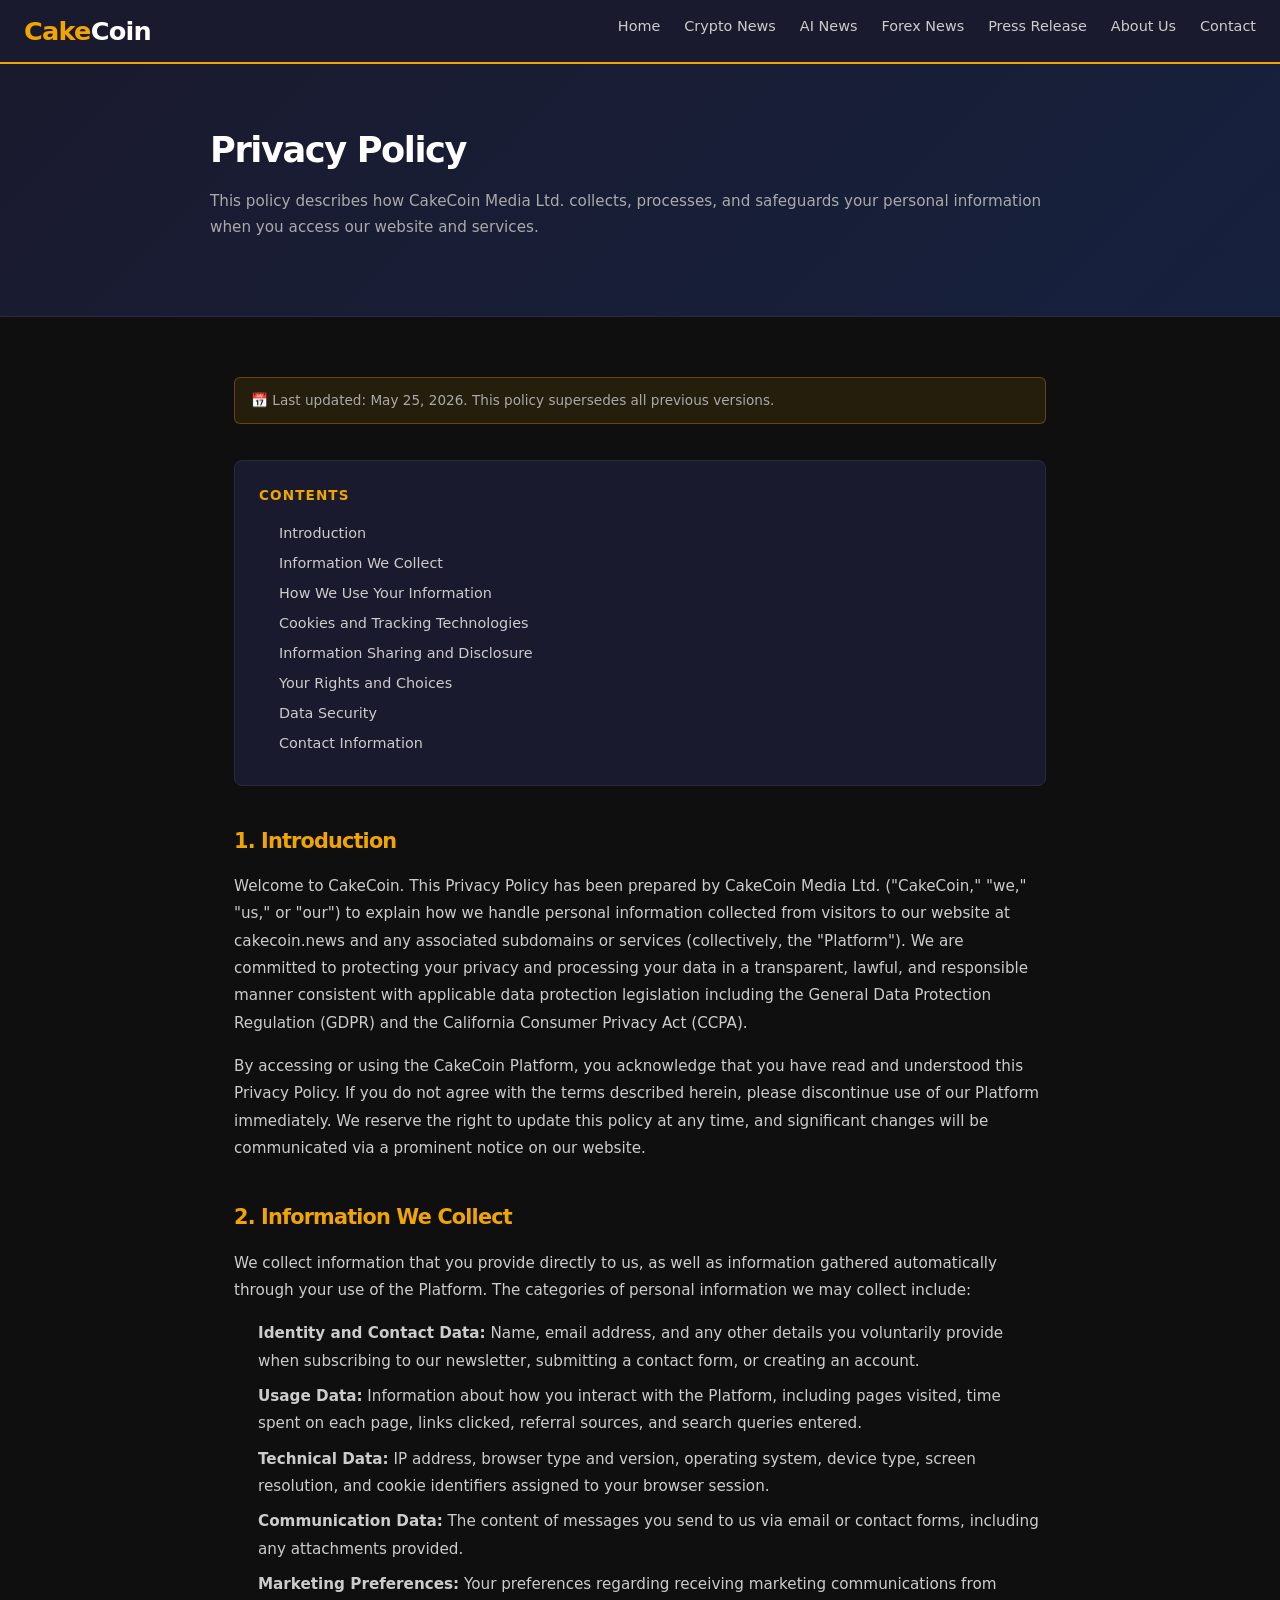
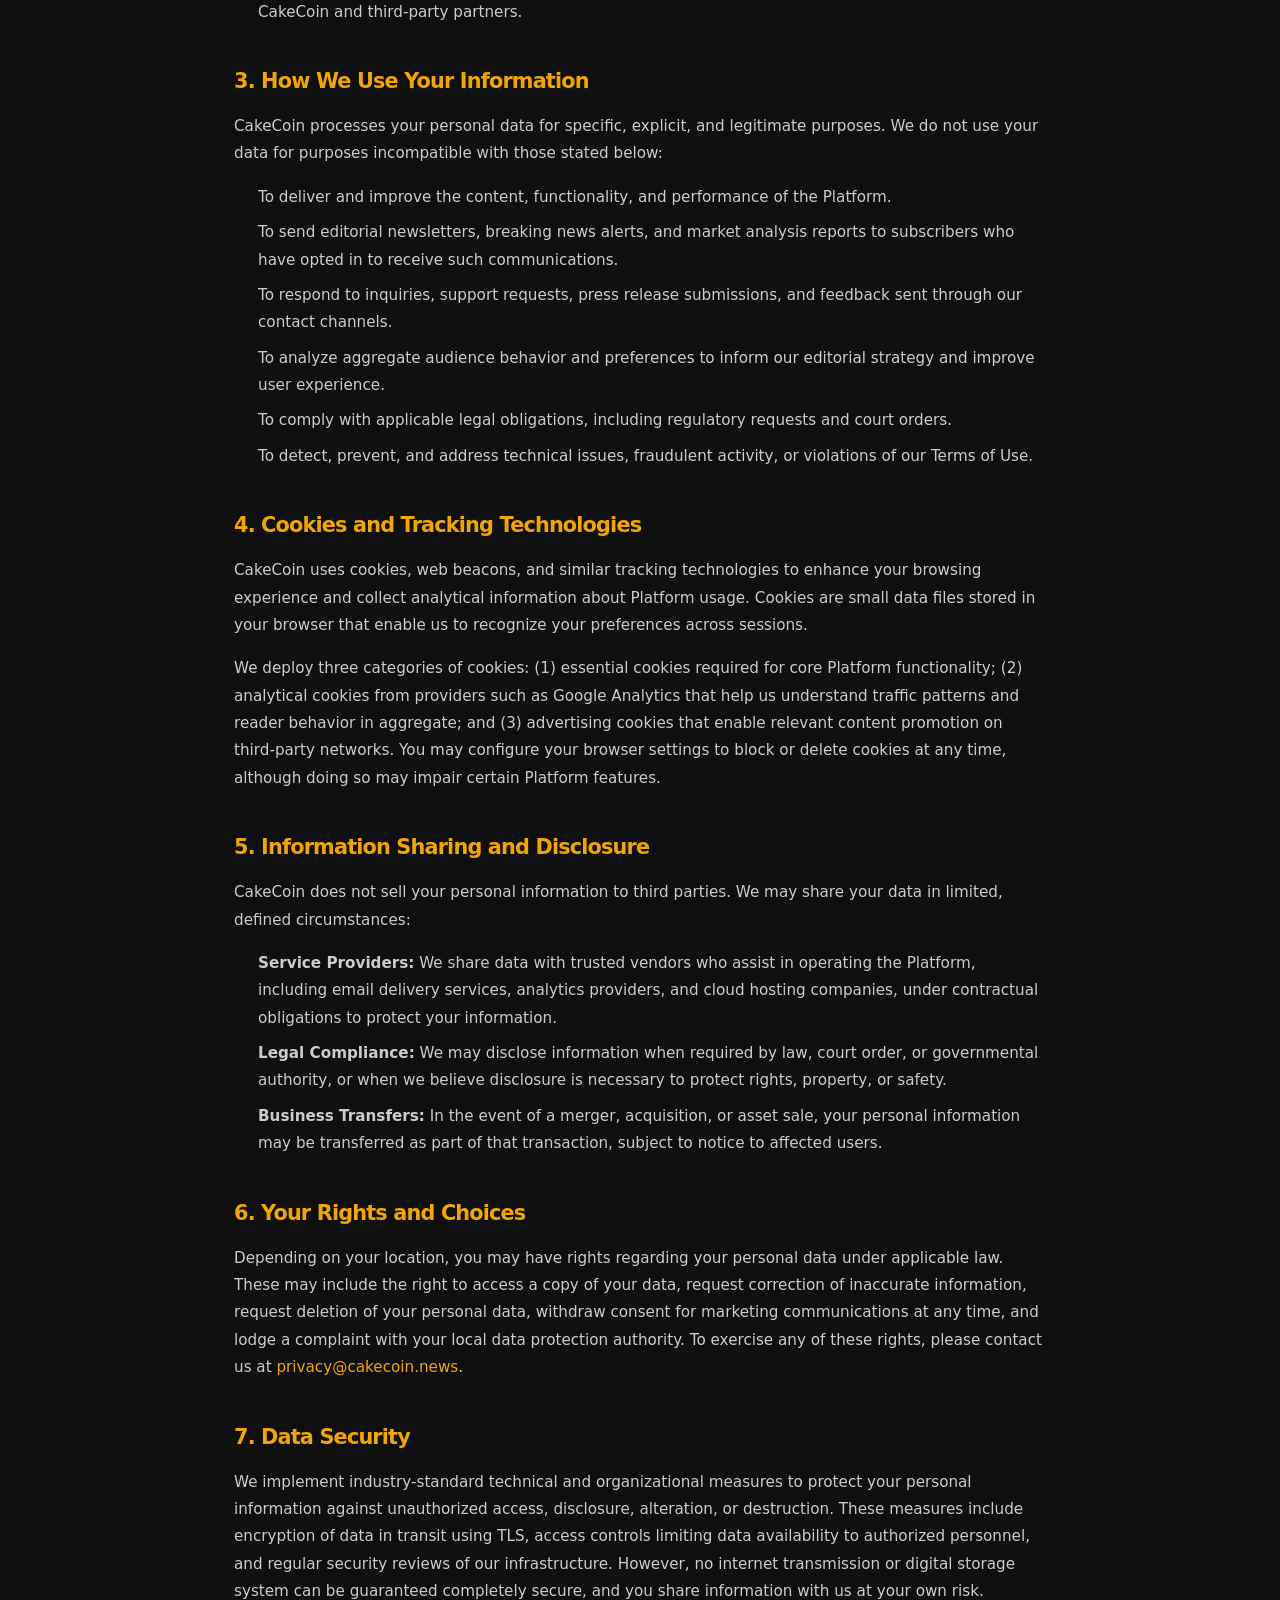
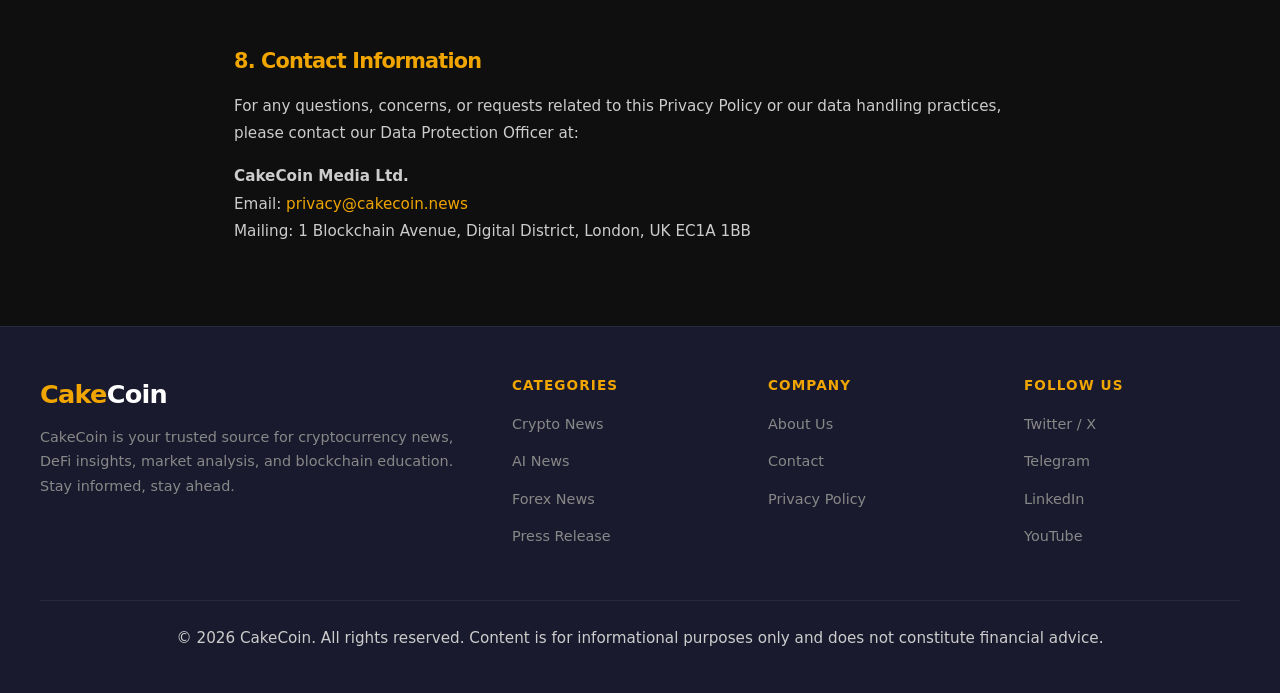
<file: privacy-policy.html>
<!DOCTYPE html>
<html lang="en">
<head>
    <meta charset="UTF-8">
    <meta name="viewport" content="width=device-width, initial-scale=1.0">
    <title>Privacy Policy | CakeCoin</title>
    <meta name="description" content="CakeCoin's Privacy Policy explains how we collect, use, and protect your personal data when you visit our cryptocurrency news platform.">
    <meta name="robots" content="index, follow">
    <meta name="author" content="CakeCoin Legal Team">
    <meta property="og:locale" content="en_US">
    <meta property="og:type" content="website">
    <meta property="og:title" content="Privacy Policy | CakeCoin">
    <meta property="og:description" content="CakeCoin's Privacy Policy explains how we collect, use, and protect your personal data.">
    <meta property="og:site_name" content="CakeCoin">
    <meta name="twitter:card" content="summary">
    <meta name="twitter:title" content="Privacy Policy | CakeCoin">
    <meta name="twitter:description" content="How CakeCoin collects, uses, and protects your personal information.">
    <link rel="stylesheet" href="1de98341b7e33ab1.css">
    <style>
        body { font-family: system-ui, -apple-system, sans-serif; background: #0f0f0f; color: #e5e5e5; margin: 0; }
        .site-header { background: #1a1a2e; border-bottom: 2px solid #f0a500; padding: 0 24px; display: flex; align-items: center; justify-content: space-between; height: 64px; position: sticky; top: 0; z-index: 100; }
        .site-logo { font-size: 1.6rem; font-weight: 800; color: #f0a500; letter-spacing: -0.03em; text-decoration: none; }
        .site-logo span { color: #fff; }
        .site-nav { display: flex; gap: 24px; list-style: none; margin: 0; padding: 0; }
        .site-nav a { color: #ccc; text-decoration: none; font-size: 0.9rem; font-weight: 500; transition: color 0.2s; }
        .site-nav a:hover { color: #f0a500; }
        .page-hero { background: linear-gradient(135deg, #1a1a2e 0%, #16213e 100%); padding: 60px 24px; border-bottom: 1px solid #2a2a3e; }
        .page-hero-inner { max-width: 860px; margin: 0 auto; }
        .page-hero h1 { font-size: 2.2rem; font-weight: 800; color: #fff; margin-bottom: 12px; }
        .page-hero p { color: #aaa; font-size: 0.95rem; line-height: 1.7; }
        .main-content { max-width: 860px; margin: 60px auto; padding: 0 24px; }
        h2 { font-size: 1.3rem; font-weight: 700; color: #f0a500; margin: 40px 0 16px; }
        h2:first-child { margin-top: 0; }
        p { line-height: 1.8; color: #ccc; margin-bottom: 16px; font-size: 0.95rem; }
        ul { padding-left: 24px; margin-bottom: 20px; }
        ul li { color: #ccc; line-height: 1.8; margin-bottom: 8px; font-size: 0.95rem; }
        .toc { background: #1a1a2e; border: 1px solid #2a2a3e; border-radius: 8px; padding: 24px; margin-bottom: 40px; }
        .toc h3 { font-size: 0.85rem; font-weight: 700; color: #f0a500; text-transform: uppercase; letter-spacing: 0.08em; margin-bottom: 16px; }
        .toc ol { padding-left: 20px; margin: 0; }
        .toc ol li { color: #888; font-size: 0.9rem; line-height: 1.8; margin-bottom: 4px; }
        .toc ol li a { color: #ccc; text-decoration: none; }
        .toc ol li a:hover { color: #f0a500; }
        .update-note { background: rgba(240,165,0,0.1); border: 1px solid rgba(240,165,0,0.3); border-radius: 6px; padding: 12px 16px; margin-bottom: 36px; font-size: 0.85rem; color: #aaa; }
        .site-footer { background: #1a1a2e; border-top: 1px solid #2a2a3e; padding: 48px 24px 24px; margin-top: 80px; }
        .footer-inner { max-width: 1200px; margin: 0 auto; }
        .footer-grid { display: grid; grid-template-columns: 2fr 1fr 1fr 1fr; gap: 40px; margin-bottom: 40px; }
        .footer-brand p { color: #888; font-size: 0.9rem; line-height: 1.7; margin-top: 12px; }
        .footer-col h4 { color: #f0a500; font-size: 0.85rem; font-weight: 700; text-transform: uppercase; letter-spacing: 0.08em; margin-bottom: 16px; }
        .footer-col ul { list-style: none; padding: 0; margin: 0; }
        .footer-col ul li { margin-bottom: 10px; }
        .footer-col ul li a { color: #888; text-decoration: none; font-size: 0.9rem; transition: color 0.2s; }
        .footer-col ul li a:hover { color: #f0a500; }
        .footer-bottom { border-top: 1px solid #2a2a3e; padding-top: 24px; text-align: center; color: #555; font-size: 0.85rem; }
        @media (max-width: 768px) { .site-nav { display: none; } .footer-grid { grid-template-columns: 1fr 1fr; } }
    </style>
</head>
<body>
<header class="site-header">
    <a href="index.html" class="site-logo">Cake<span>Coin</span></a>
    <nav>
        <ul class="site-nav">
            <li><a href="index.html">Home</a></li>
            <li><a href="crypto-news.html">Crypto News</a></li>
            <li><a href="ai-news.html">AI News</a></li>
            <li><a href="forex-news.html">Forex News</a></li>
            <li><a href="press-release.html">Press Release</a></li>
            <li><a href="about-us.html">About Us</a></li>
            <li><a href="contact.html">Contact</a></li>
        </ul>
    </nav>
</header>

<div class="page-hero">
    <div class="page-hero-inner">
        <h1>Privacy Policy</h1>
        <p>This policy describes how CakeCoin Media Ltd. collects, processes, and safeguards your personal information when you access our website and services.</p>
    </div>
</div>

<main class="main-content">
    <div class="update-note">📅 Last updated: May 25, 2026. This policy supersedes all previous versions.</div>

    <div class="toc">
        <h3>Contents</h3>
        <ol>
            <li><a href="#intro">Introduction</a></li>
            <li><a href="#data-collected">Information We Collect</a></li>
            <li><a href="#how-used">How We Use Your Information</a></li>
            <li><a href="#cookies">Cookies and Tracking Technologies</a></li>
            <li><a href="#sharing">Information Sharing and Disclosure</a></li>
            <li><a href="#rights">Your Rights and Choices</a></li>
            <li><a href="#security">Data Security</a></li>
            <li><a href="#contact">Contact Information</a></li>
        </ol>
    </div>

    <h2 id="intro">1. Introduction</h2>
    <p>Welcome to CakeCoin. This Privacy Policy has been prepared by CakeCoin Media Ltd. ("CakeCoin," "we," "us," or "our") to explain how we handle personal information collected from visitors to our website at cakecoin.news and any associated subdomains or services (collectively, the "Platform"). We are committed to protecting your privacy and processing your data in a transparent, lawful, and responsible manner consistent with applicable data protection legislation including the General Data Protection Regulation (GDPR) and the California Consumer Privacy Act (CCPA).</p>
    <p>By accessing or using the CakeCoin Platform, you acknowledge that you have read and understood this Privacy Policy. If you do not agree with the terms described herein, please discontinue use of our Platform immediately. We reserve the right to update this policy at any time, and significant changes will be communicated via a prominent notice on our website.</p>

    <h2 id="data-collected">2. Information We Collect</h2>
    <p>We collect information that you provide directly to us, as well as information gathered automatically through your use of the Platform. The categories of personal information we may collect include:</p>
    <ul>
        <li><strong>Identity and Contact Data:</strong> Name, email address, and any other details you voluntarily provide when subscribing to our newsletter, submitting a contact form, or creating an account.</li>
        <li><strong>Usage Data:</strong> Information about how you interact with the Platform, including pages visited, time spent on each page, links clicked, referral sources, and search queries entered.</li>
        <li><strong>Technical Data:</strong> IP address, browser type and version, operating system, device type, screen resolution, and cookie identifiers assigned to your browser session.</li>
        <li><strong>Communication Data:</strong> The content of messages you send to us via email or contact forms, including any attachments provided.</li>
        <li><strong>Marketing Preferences:</strong> Your preferences regarding receiving marketing communications from CakeCoin and third-party partners.</li>
    </ul>

    <h2 id="how-used">3. How We Use Your Information</h2>
    <p>CakeCoin processes your personal data for specific, explicit, and legitimate purposes. We do not use your data for purposes incompatible with those stated below:</p>
    <ul>
        <li>To deliver and improve the content, functionality, and performance of the Platform.</li>
        <li>To send editorial newsletters, breaking news alerts, and market analysis reports to subscribers who have opted in to receive such communications.</li>
        <li>To respond to inquiries, support requests, press release submissions, and feedback sent through our contact channels.</li>
        <li>To analyze aggregate audience behavior and preferences to inform our editorial strategy and improve user experience.</li>
        <li>To comply with applicable legal obligations, including regulatory requests and court orders.</li>
        <li>To detect, prevent, and address technical issues, fraudulent activity, or violations of our Terms of Use.</li>
    </ul>

    <h2 id="cookies">4. Cookies and Tracking Technologies</h2>
    <p>CakeCoin uses cookies, web beacons, and similar tracking technologies to enhance your browsing experience and collect analytical information about Platform usage. Cookies are small data files stored in your browser that enable us to recognize your preferences across sessions.</p>
    <p>We deploy three categories of cookies: (1) essential cookies required for core Platform functionality; (2) analytical cookies from providers such as Google Analytics that help us understand traffic patterns and reader behavior in aggregate; and (3) advertising cookies that enable relevant content promotion on third-party networks. You may configure your browser settings to block or delete cookies at any time, although doing so may impair certain Platform features.</p>

    <h2 id="sharing">5. Information Sharing and Disclosure</h2>
    <p>CakeCoin does not sell your personal information to third parties. We may share your data in limited, defined circumstances:</p>
    <ul>
        <li><strong>Service Providers:</strong> We share data with trusted vendors who assist in operating the Platform, including email delivery services, analytics providers, and cloud hosting companies, under contractual obligations to protect your information.</li>
        <li><strong>Legal Compliance:</strong> We may disclose information when required by law, court order, or governmental authority, or when we believe disclosure is necessary to protect rights, property, or safety.</li>
        <li><strong>Business Transfers:</strong> In the event of a merger, acquisition, or asset sale, your personal information may be transferred as part of that transaction, subject to notice to affected users.</li>
    </ul>

    <h2 id="rights">6. Your Rights and Choices</h2>
    <p>Depending on your location, you may have rights regarding your personal data under applicable law. These may include the right to access a copy of your data, request correction of inaccurate information, request deletion of your personal data, withdraw consent for marketing communications at any time, and lodge a complaint with your local data protection authority. To exercise any of these rights, please contact us at <a href="mailto:privacy@cakecoin.news" style="color: #f0a500;">privacy@cakecoin.news</a>.</p>

    <h2 id="security">7. Data Security</h2>
    <p>We implement industry-standard technical and organizational measures to protect your personal information against unauthorized access, disclosure, alteration, or destruction. These measures include encryption of data in transit using TLS, access controls limiting data availability to authorized personnel, and regular security reviews of our infrastructure. However, no internet transmission or digital storage system can be guaranteed completely secure, and you share information with us at your own risk.</p>

    <h2 id="contact">8. Contact Information</h2>
    <p>For any questions, concerns, or requests related to this Privacy Policy or our data handling practices, please contact our Data Protection Officer at:</p>
    <p><strong>CakeCoin Media Ltd.</strong><br>
    Email: <a href="mailto:privacy@cakecoin.news" style="color: #f0a500;">privacy@cakecoin.news</a><br>
    Mailing: 1 Blockchain Avenue, Digital District, London, UK EC1A 1BB</p>
</main>

<footer class="site-footer">
    <div class="footer-inner">
        <div class="footer-grid">
            <div class="footer-brand">
                <a href="index.html" class="site-logo">Cake<span>Coin</span></a>
                <p>CakeCoin is your trusted source for cryptocurrency news, DeFi insights, market analysis, and blockchain education. Stay informed, stay ahead.</p>
            </div>
            <div class="footer-col">
                <h4>Categories</h4>
                <ul>
                    <li><a href="crypto-news.html">Crypto News</a></li>
                    <li><a href="ai-news.html">AI News</a></li>
                    <li><a href="forex-news.html">Forex News</a></li>
                    <li><a href="press-release.html">Press Release</a></li>
                </ul>
            </div>
            <div class="footer-col">
                <h4>Company</h4>
                <ul>
                    <li><a href="about-us.html">About Us</a></li>
                    <li><a href="contact.html">Contact</a></li>
                    <li><a href="privacy-policy.html">Privacy Policy</a></li>
                </ul>
            </div>
            <div class="footer-col">
                <h4>Follow Us</h4>
                <ul>
                    <li><a href="#">Twitter / X</a></li>
                    <li><a href="#">Telegram</a></li>
                    <li><a href="#">LinkedIn</a></li>
                    <li><a href="#">YouTube</a></li>
                </ul>
            </div>
        </div>
        <div class="footer-bottom">
            <p>© 2026 CakeCoin. All rights reserved. Content is for informational purposes only and does not constitute financial advice.</p>
        </div>
    </div>
</footer>
</body>
</html>
</file>
<file: 1de98341b7e33ab1.css>
@layer properties {
  @supports (((-webkit-hyphens:none)) and (not (margin-trim:inline))) or ((-moz-orient:inline) and (not (color:rgb(from red r g b)))) {
  *, ::backdrop, ::after, ::before { --tw-translate-x: 0; --tw-translate-y: 0; --tw-translate-z: 0; --tw-scale-x: 1; --tw-scale-y: 1; --tw-scale-z: 1; --tw-rotate-x: initial; --tw-rotate-y: initial; --tw-rotate-z: initial; --tw-skew-x: initial; --tw-skew-y: initial; --tw-scroll-snap-strictness: proximity; --tw-space-y-reverse: 0; --tw-space-x-reverse: 0; --tw-divide-x-reverse: 0; --tw-border-style: solid; --tw-divide-y-reverse: 0; --tw-gradient-position: initial; --tw-gradient-from: #0000; --tw-gradient-via: #0000; --tw-gradient-to: #0000; --tw-gradient-stops: initial; --tw-gradient-via-stops: initial; --tw-gradient-from-position: 0%; --tw-gradient-via-position: 50%; --tw-gradient-to-position: 100%; --tw-mask-linear: linear-gradient(#fff,#fff); --tw-mask-radial: linear-gradient(#fff,#fff); --tw-mask-conic: linear-gradient(#fff,#fff); --tw-mask-left: linear-gradient(#fff,#fff); --tw-mask-right: linear-gradient(#fff,#fff); --tw-mask-bottom: linear-gradient(#fff,#fff); --tw-mask-top: linear-gradient(#fff,#fff); --tw-mask-top-from-position: 0%; --tw-mask-top-to-position: 100%; --tw-mask-top-from-color: black; --tw-mask-top-to-color: transparent; --tw-mask-bottom-from-position: 0%; --tw-mask-bottom-to-position: 100%; --tw-mask-bottom-from-color: black; --tw-mask-bottom-to-color: transparent; --tw-mask-left-from-position: 0%; --tw-mask-left-to-position: 100%; --tw-mask-left-from-color: black; --tw-mask-left-to-color: transparent; --tw-leading: initial; --tw-font-weight: initial; --tw-tracking: initial; --tw-shadow: 0 0 #0000; --tw-shadow-color: initial; --tw-shadow-alpha: 100%; --tw-inset-shadow: 0 0 #0000; --tw-inset-shadow-color: initial; --tw-inset-shadow-alpha: 100%; --tw-ring-color: initial; --tw-ring-shadow: 0 0 #0000; --tw-inset-ring-color: initial; --tw-inset-ring-shadow: 0 0 #0000; --tw-ring-inset: initial; --tw-ring-offset-width: 0px; --tw-ring-offset-color: #fff; --tw-ring-offset-shadow: 0 0 #0000; --tw-outline-style: solid; --tw-blur: initial; --tw-brightness: initial; --tw-contrast: initial; --tw-grayscale: initial; --tw-hue-rotate: initial; --tw-invert: initial; --tw-opacity: initial; --tw-saturate: initial; --tw-sepia: initial; --tw-drop-shadow: initial; --tw-drop-shadow-color: initial; --tw-drop-shadow-alpha: 100%; --tw-drop-shadow-size: initial; --tw-backdrop-blur: initial; --tw-backdrop-brightness: initial; --tw-backdrop-contrast: initial; --tw-backdrop-grayscale: initial; --tw-backdrop-hue-rotate: initial; --tw-backdrop-invert: initial; --tw-backdrop-opacity: initial; --tw-backdrop-saturate: initial; --tw-backdrop-sepia: initial; --tw-duration: initial; --tw-ease: initial; --tw-content: ""; }
}
}
@layer theme {
  :host, :root { --font-serif: ui-serif,Georgia,Cambria,"Times New Roman",Times,serif; --font-mono: var(--font-geist-mono),ui-monospace,"SF Mono","Courier New",monospace; --color-red-50: oklch(97.1% .013 17.38); --color-red-200: oklch(88.5% .062 18.334); --color-red-400: oklch(70.4% .191 22.216); --color-red-500: oklch(63.7% .237 25.331); --color-red-700: oklch(50.5% .213 27.518); --color-orange-400: oklch(75% .183 55.934); --color-orange-500: oklch(70.5% .213 47.604); --color-yellow-50: oklch(98.7% .026 102.212); --color-yellow-100: oklch(97.3% .071 103.193); --color-yellow-200: oklch(94.5% .129 101.54); --color-yellow-300: oklch(90.5% .182 98.111); --color-yellow-400: oklch(85.2% .199 91.936); --color-yellow-500: oklch(79.5% .184 86.047); --color-yellow-700: oklch(55.4% .135 66.442); --color-yellow-800: oklch(47.6% .114 61.907); --color-green-50: oklch(96.9% .043429 147.2); --color-green-100: oklch(95.1% .070181 146.6); --color-green-200: oklch(93.2% .09808 146.3); --color-green-300: oklch(91.7% .155193 145.5); --color-green-400: oklch(89% .220298 144.5); --color-green-500: oklch(79.8% .234221 143.7); --color-green-600: oklch(71.8% .220955 143.5); --color-green-700: oklch(59% .179916 143.5); --color-green-800: oklch(48.2% .14011 143.8); --color-green-900: oklch(36.9% .11012 143.6); --color-green-950: oklch(29.4% .085648 144.1); --color-teal-500: oklch(70.4% .14 182.503); --color-teal-600: oklch(60% .118 184.704); --color-cyan-500: oklch(71.5% .143 215.221); --color-blue-50: oklch(97% .014 254.604); --color-blue-100: oklch(93.2% .032 255.585); --color-blue-200: oklch(88.2% .059 254.128); --color-blue-300: oklch(80.9% .105 251.813); --color-blue-400: oklch(70.7% .165 254.624); --color-blue-500: oklch(62.3% .214 259.815); --color-blue-600: oklch(54.6% .245 262.881); --color-blue-700: oklch(48.8% .243 264.376); --color-blue-800: oklch(42.4% .199 265.638); --color-blue-900: oklch(37.9% .146 265.522); --color-indigo-500: oklch(58.5% .233 277.117); --color-purple-50: oklch(97.5% .013141 295.3); --color-purple-100: oklch(94.8% .028659 298.9); --color-purple-200: oklch(91.8% .045311 298); --color-purple-300: oklch(82.4% .090691 298.1); --color-purple-400: oklch(67.4% .191895 293.8); --color-purple-500: oklch(57.1% .218219 290); --color-purple-600: oklch(54.4% .227663 290.4); --color-purple-700: oklch(46% .187197 288.9); --color-purple-800: oklch(38.3% .150463 289.3); --color-purple-900: oklch(30.4% .115379 290.5); --color-pink-500: oklch(65.6% .241 354.308); --color-gray-50: oklch(97% 0 0); --color-gray-100: oklch(93.1% 0 0); --color-gray-200: oklch(89.2% 0 0); --color-gray-300: oklch(84.5% 0 0); --color-gray-400: oklch(79.8% 0 0); --color-gray-500: oklch(56.1% .002115 31.1); --color-gray-600: oklch(48.9% .001994 60.2); --color-gray-700: oklch(41.5% .001042 62.2); --color-gray-800: oklch(34.3% .001097 64); --color-gray-900: oklch(28.9% 0 0); --color-gray-950: oklch(18.7% 0 0); --color-neutral-300: oklch(87% 0 0); --color-black: #000; --color-white: #fff; --spacing: .25rem; --container-xs: 20rem; --container-sm: 24rem; --container-md: 28rem; --container-lg: 32rem; --container-xl: 36rem; --container-2xl: 42rem; --container-3xl: 48rem; --container-4xl: 56rem; --container-5xl: 64rem; --container-6xl: 72rem; --text-xs: .75rem; --text-xs--line-height: calc(var(--spacing) * 4); --text-sm: .875rem; --text-sm--line-height: calc(var(--spacing) * 4); --text-base: 1rem; --text-base--line-height: calc(var(--spacing) * 6); --text-lg: 1.125rem; --text-lg--line-height: calc(var(--spacing) * 8); --text-xl: 1.25rem; --text-xl--line-height: calc(var(--spacing) * 8); --text-2xl: 1.5rem; --text-2xl--line-height: calc(var(--spacing) * 8); --text-3xl: 1.875rem; --text-3xl--line-height: calc(var(--spacing) * 8); --text-4xl: 2.25rem; --text-4xl--line-height: calc(var(--spacing) * 12); --text-5xl: 3rem; --text-5xl--line-height: calc(var(--spacing) * 12); --text-6xl: 3.75rem; --text-6xl--line-height: calc(var(--spacing) * 16); --text-8xl: 6rem; --text-8xl--line-height: 1; --font-weight-light: 300; --font-weight-normal: 400; --font-weight-medium: 500; --font-weight-semibold: 600; --font-weight-bold: 700; --font-weight-black: 900; --tracking-tighter: -.05em; --tracking-tight: -.025em; --tracking-normal: 0em; --tracking-wide: .025em; --tracking-wider: .05em; --leading-normal: 1.5; --leading-relaxed: 1.625; --radius-sm: .25rem; --radius-md: .375rem; --radius-lg: .5rem; --radius-xl: .75rem; --radius-2xl: 1rem; --radius-3xl: 1.5rem; --ease-in: cubic-bezier(.4,0,1,1); --ease-out: cubic-bezier(0,0,.2,1); --ease-in-out: cubic-bezier(.4,0,.2,1); --animate-spin: spin 1s linear infinite; --animate-ping: ping 1s cubic-bezier(0,0,.2,1) infinite; --animate-pulse: pulse 2s cubic-bezier(.4,0,.6,1) infinite; --blur-sm: 8px; --blur-md: 12px; --blur-lg: 16px; --aspect-video: 16/9; --default-transition-duration: .15s; --default-transition-timing-function: cubic-bezier(.4,0,.2,1); --default-font-family: var(--font-denim),system-ui,-apple-system,BlinkMacSystemFont,"Segoe UI",Roboto,"Helvetica Neue",Arial,"Noto Sans",sans-serif,"Apple Color Emoji","Segoe UI Emoji","Segoe UI Symbol","Noto Color Emoji"; --default-mono-font-family: var(--font-mono); --font-display: var(--font-denim-ink),var(--font-denim),system-ui; --tracking-display: -.04em; }
}
@layer base {
  *, ::backdrop, ::after, ::before { box-sizing: border-box; border: 0px solid; margin: 0px; padding: 0px; }
  ::file-selector-button { box-sizing: border-box; border: 0px solid; margin: 0px; padding: 0px; }
  :host, html { tab-size: 4; line-height: 1.5; font-family: var(--default-font-family,ui-sans-serif,system-ui,sans-serif,"Apple Color Emoji","Segoe UI Emoji","Segoe UI Symbol","Noto Color Emoji"); font-feature-settings: var(--default-font-feature-settings,normal); font-variation-settings: var(--default-font-variation-settings,normal); }
  hr { height: 0px; color: inherit; border-top-width: 1px; }
  abbr:where([title]) { text-decoration: underline dotted; }
  h1, h2, h3, h4, h5, h6 { font-size: inherit; font-weight: inherit; }
  a { color: inherit; text-decoration: inherit; }
  b, strong { font-weight: bolder; }
  code, kbd, pre, samp { font-family: var(--default-mono-font-family,ui-monospace,SFMono-Regular,Menlo,Monaco,Consolas,"Liberation Mono","Courier New",monospace); font-feature-settings: var(--default-mono-font-feature-settings,normal); font-variation-settings: var(--default-mono-font-variation-settings,normal); font-size: 1em; }
  small { font-size: 80%; }
  sub, sup { vertical-align: baseline; font-size: 75%; line-height: 0; position: relative; }
  sub { bottom: -0.25em; }
  sup { top: -0.5em; }
  table { text-indent: 0px; border-color: inherit; border-collapse: collapse; }
  :focus-visible { outline: auto; }
  progress { vertical-align: baseline; }
  summary { display: list-item; }
  menu, ol, ul { list-style: none; }
  audio, canvas, embed, iframe, img, object, svg, video { vertical-align: middle; display: block; }
  img, video { max-width: 100%; height: auto; }
  button, input, optgroup, select, textarea { font: inherit; letter-spacing: inherit; color: inherit; opacity: 1; background-color: rgba(0, 0, 0, 0); border-radius: 0px; }
  ::file-selector-button { font: inherit; letter-spacing: inherit; color: inherit; opacity: 1; background-color: rgba(0, 0, 0, 0); border-radius: 0px; }
  :where(select:is([multiple], [size])) optgroup { font-weight: bolder; }
  :where(select:is([multiple], [size])) optgroup option { padding-inline-start: 20px; }
  ::file-selector-button { margin-inline-end: 4px; }
  ::placeholder { opacity: 1; }
  @supports (not ((-webkit-appearance:-apple-pay-button))) or (contain-intrinsic-size:1px) {
  ::placeholder { color: currentcolor; }
  @supports (color:color-mix(in lab,red,red)) {
  ::placeholder { color: color-mix(in oklab, currentcolor, transparent); }
}
}
  textarea { resize: vertical; }
  ::-webkit-search-decoration { appearance: none; }
  ::-webkit-date-and-time-value { min-height: 1lh; text-align: inherit; }
  ::-webkit-datetime-edit { display: inline-flex; }
  ::-webkit-datetime-edit-fields-wrapper { padding: 0px; }
  ::-webkit-datetime-edit, ::-webkit-datetime-edit-year-field { padding-block: 0px; }
  ::-webkit-datetime-edit-day-field, ::-webkit-datetime-edit-month-field { padding-block: 0px; }
  ::-webkit-datetime-edit-hour-field, ::-webkit-datetime-edit-minute-field { padding-block: 0px; }
  ::-webkit-datetime-edit-millisecond-field, ::-webkit-datetime-edit-second-field { padding-block: 0px; }
  ::-webkit-datetime-edit-meridiem-field { padding-block: 0px; }
  ::-webkit-calendar-picker-indicator { line-height: 1; }
  :user-invalid { box-shadow: none; }
  button, input:where([type="button"], [type="reset"], [type="submit"]) { appearance: button; }
  ::file-selector-button { appearance: button; }
  ::-webkit-inner-spin-button, ::-webkit-outer-spin-button { height: auto; }
  [hidden]:where(:not([hidden="until-found"])) { display: none !important; }
  h1, h2, h3, h4, h5, h6 { font-family: var(--font-display); letter-spacing: var(--tracking-display); }
}
@layer components;
@layer utilities {
  .\@container\/card { container: card / inline-size; }
  .\@container\/section { container: section / inline-size; }
  .\@container\/window { container: window / inline-size; }
  .\@container { container-type: inline-size; }
  .pointer-events-auto { pointer-events: auto; }
  .pointer-events-none { pointer-events: none; }
  .invisible { visibility: hidden; }
  .visible { visibility: visible; }
  .sr-only { clip-path: inset(50%); white-space: nowrap; border-width: 0px; width: 1px; height: 1px; margin: -1px; padding: 0px; overflow: hidden; }
  .absolute, .sr-only { position: absolute; }
  .fixed { position: fixed; }
  .relative { position: relative; }
  .static { position: static; }
  .sticky { position: sticky; }
  .-inset-px { inset: -1px; }
  .inset-0 { inset: calc(var(--spacing) * 0); }
  .inset-2 { inset: calc(var(--spacing) * 2); }
  .inset-3 { inset: calc(var(--spacing) * 3); }
  .inset-x-0 { inset-inline: calc(var(--spacing) * 0); }
  .inset-y-0 { inset-block: calc(var(--spacing) * 0); }
  .start { inset-inline-start: var(--spacing); }
  .end { inset-inline-end: var(--spacing); }
  .\!top-0 { top: calc(var(--spacing) * 0) !important; }
  .\!top-\[calc\(100\%\+16px\)\] { top: calc(100% + 16px) !important; }
  .-top-0 { top: calc(var(--spacing) * 0); }
  .-top-1\/2 { top: -50%; }
  .-top-3 { top: calc(var(--spacing) * -3); }
  .-top-4 { top: calc(var(--spacing) * -4); }
  .-top-8 { top: calc(var(--spacing) * -8); }
  .-top-16 { top: calc(var(--spacing) * -16); }
  .-top-20 { top: calc(var(--spacing) * -20); }
  .-top-24 { top: calc(var(--spacing) * -24); }
  .-top-56 { top: calc(var(--spacing) * -56); }
  .-top-\[1px\] { top: -1px; }
  .top-0 { top: calc(var(--spacing) * 0); }
  .top-1 { top: calc(var(--spacing) * 1); }
  .top-1\/2 { top: 50%; }
  .top-2 { top: calc(var(--spacing) * 2); }
  .top-2\/3 { top: 66.6667%; }
  .top-3 { top: calc(var(--spacing) * 3); }
  .top-4 { top: calc(var(--spacing) * 4); }
  .top-5 { top: calc(var(--spacing) * 5); }
  .top-6 { top: calc(var(--spacing) * 6); }
  .top-7 { top: calc(var(--spacing) * 7); }
  .top-8 { top: calc(var(--spacing) * 8); }
  .top-12 { top: calc(var(--spacing) * 12); }
  .top-20 { top: calc(var(--spacing) * 20); }
  .top-24 { top: calc(var(--spacing) * 24); }
  .top-28 { top: calc(var(--spacing) * 28); }
  .top-32 { top: calc(var(--spacing) * 32); }
  .top-40 { top: calc(var(--spacing) * 40); }
  .top-48 { top: calc(var(--spacing) * 48); }
  .top-80 { top: calc(var(--spacing) * 80); }
  .top-\[-10\%\] { top: -10%; }
  .top-\[-30\%\] { top: -30%; }
  .top-\[50\%\] { top: 50%; }
  .top-\[74px\] { top: 74px; }
  .top-\[calc\(50\%-10px\)\] { top: calc(50% - 10px); }
  .top-\[calc\(100\%-96px\)\] { top: calc(100% - 96px); }
  .top-auto { top: auto; }
  .top-full { top: 100%; }
  .-right-0 { right: calc(var(--spacing) * 0); }
  .-right-8 { right: calc(var(--spacing) * -8); }
  .-right-16 { right: calc(var(--spacing) * -16); }
  .-right-20 { right: calc(var(--spacing) * -20); }
  .-right-\[600px\] { right: -600px; }
  .right-0 { right: calc(var(--spacing) * 0); }
  .right-1 { right: calc(var(--spacing) * 1); }
  .right-2 { right: calc(var(--spacing) * 2); }
  .right-3 { right: calc(var(--spacing) * 3); }
  .right-4 { right: calc(var(--spacing) * 4); }
  .right-5 { right: calc(var(--spacing) * 5); }
  .right-8 { right: calc(var(--spacing) * 8); }
  .right-28 { right: calc(var(--spacing) * 28); }
  .right-\[-5\%\] { right: -5%; }
  .right-\[-15\%\] { right: -15%; }
  .right-\[-50px\] { right: -50px; }
  .right-\[calc\(100\%-\(--spacing\(8\)\)\)\] { right: calc(100% - (calc(var(--spacing) * 8))); }
  .right-\[calc\(100\%-\(--spacing\(16\)\)\)\] { right: calc(100% - (calc(var(--spacing) * 16))); }
  .right-full { right: 100%; }
  .-bottom-0 { bottom: calc(var(--spacing) * 0); }
  .-bottom-4 { bottom: calc(var(--spacing) * -4); }
  .-bottom-6 { bottom: calc(var(--spacing) * -6); }
  .-bottom-8 { bottom: calc(var(--spacing) * -8); }
  .-bottom-\[1px\] { bottom: -1px; }
  .-bottom-\[31px\] { bottom: -31px; }
  .-bottom-\[400px\] { bottom: -400px; }
  .bottom-0 { bottom: calc(var(--spacing) * 0); }
  .bottom-2 { bottom: calc(var(--spacing) * 2); }
  .-left-0 { left: calc(var(--spacing) * 0); }
  .-left-8 { left: calc(var(--spacing) * -8); }
  .-left-10 { left: calc(var(--spacing) * -10); }
  .-left-16 { left: calc(var(--spacing) * -16); }
  .-left-24 { left: calc(var(--spacing) * -24); }
  .-left-32 { left: calc(var(--spacing) * -32); }
  .-left-\[135px\] { left: -135px; }
  .left-0 { left: calc(var(--spacing) * 0); }
  .left-1\/2 { left: 50%; }
  .left-3 { left: calc(var(--spacing) * 3); }
  .left-4 { left: calc(var(--spacing) * 4); }
  .left-10 { left: calc(var(--spacing) * 10); }
  .left-12 { left: calc(var(--spacing) * 12); }
  .left-28 { left: calc(var(--spacing) * 28); }
  .left-\[-50px\] { left: -50px; }
  .left-\[50\%\] { left: 50%; }
  .left-\[110px\] { left: 110px; }
  .left-\[calc\(100\%-\(--spacing\(8\)\)\)\] { left: calc(100% - (calc(var(--spacing) * 8))); }
  .left-\[calc\(100\%-\(--spacing\(32\)\)\)\] { left: calc(100% - (calc(var(--spacing) * 32))); }
  .left-\[calc\(100\%-700px\)\] { left: calc(100% - 700px); }
  .left-\[calc\(100\%-theme\(spacing\[32\]\)\)\] { left: calc(100% - 8rem); }
  .left-auto { left: auto; }
  .isolate { isolation: isolate; }
  .\!z-\[-2\] { z-index: -2 !important; }
  .-z-0 { z-index: calc(0); }
  .-z-10 { z-index: calc(-10); }
  .z-0 { z-index: 0; }
  .z-1 { z-index: 1; }
  .z-2 { z-index: 2; }
  .z-10 { z-index: 10; }
  .z-20 { z-index: 20; }
  .z-30 { z-index: 30; }
  .z-40 { z-index: 40; }
  .z-50 { z-index: 50; }
  .z-51 { z-index: 51; }
  .z-\[-1\] { z-index: -1; }
  .z-\[10\] { z-index: 10; }
  .order-1 { order: 1; }
  .order-2 { order: 2; }
  .order-first { order: -9999; }
  .col-span-1 { grid-column: span 1 / span 1; }
  .col-span-2 { grid-column: span 2 / span 2; }
  .col-span-3 { grid-column: span 3 / span 3; }
  .float-left { float: left; }
  .container { width: 100%; }
  @media (min-width: 40rem) {
  .container { max-width: 40rem; }
}
  @media (min-width: 48rem) {
  .container { max-width: 48rem; }
}
  @media (min-width: 64rem) {
  .container { max-width: 64rem; }
}
  @media (min-width: 80rem) {
  .container { max-width: 80rem; }
}
  @media (min-width: 96rem) {
  .container { max-width: 96rem; }
}
  .-m-4 { margin: calc(var(--spacing) * -4); }
  .m-0 { margin: calc(var(--spacing) * 0); }
  .m-1 { margin: calc(var(--spacing) * 1); }
  .m-12 { margin: calc(var(--spacing) * 12); }
  .m-auto { margin: auto; }
  .-mx-2 { margin-inline: calc(var(--spacing) * -2); }
  .-mx-4 { margin-inline: calc(var(--spacing) * -4); }
  .-mx-6 { margin-inline: calc(var(--spacing) * -6); }
  .mx-2 { margin-inline: calc(var(--spacing) * 2); }
  .mx-4 { margin-inline: calc(var(--spacing) * 4); }
  .mx-auto { margin-inline: auto; }
  .my-0 { margin-block: calc(var(--spacing) * 0); }
  .my-1 { margin-block: calc(var(--spacing) * 1); }
  .my-2 { margin-block: calc(var(--spacing) * 2); }
  .my-3 { margin-block: calc(var(--spacing) * 3); }
  .my-4 { margin-block: calc(var(--spacing) * 4); }
  .my-6 { margin-block: calc(var(--spacing) * 6); }
  .my-8 { margin-block: calc(var(--spacing) * 8); }
  .my-10 { margin-block: calc(var(--spacing) * 10); }
  .my-11 { margin-block: calc(var(--spacing) * 11); }
  .my-12 { margin-block: calc(var(--spacing) * 12); }
  .my-16 { margin-block: calc(var(--spacing) * 16); }
  .my-auto { margin-block: auto; }
  .-mt-1 { margin-top: calc(var(--spacing) * -1); }
  .-mt-24 { margin-top: calc(var(--spacing) * -24); }
  .mt-0 { margin-top: calc(var(--spacing) * 0); }
  .mt-1 { margin-top: calc(var(--spacing) * 1); }
  .mt-2 { margin-top: calc(var(--spacing) * 2); }
  .mt-3 { margin-top: calc(var(--spacing) * 3); }
  .mt-4 { margin-top: calc(var(--spacing) * 4); }
  .mt-5 { margin-top: calc(var(--spacing) * 5); }
  .mt-6 { margin-top: calc(var(--spacing) * 6); }
  .mt-8 { margin-top: calc(var(--spacing) * 8); }
  .mt-9 { margin-top: calc(var(--spacing) * 9); }
  .mt-10 { margin-top: calc(var(--spacing) * 10); }
  .mt-12 { margin-top: calc(var(--spacing) * 12); }
  .mt-16 { margin-top: calc(var(--spacing) * 16); }
  .mt-18 { margin-top: calc(var(--spacing) * 18); }
  .mt-\[2px\] { margin-top: 2px; }
  .mt-\[14px\] { margin-top: 14px; }
  .mt-auto { margin-top: auto; }
  .-mr-16 { margin-right: calc(var(--spacing) * -16); }
  .mr-1 { margin-right: calc(var(--spacing) * 1); }
  .mr-2 { margin-right: calc(var(--spacing) * 2); }
  .mr-4 { margin-right: calc(var(--spacing) * 4); }
  .mr-\[-8px\] { margin-right: -8px; }
  .mr-auto { margin-right: auto; }
  .-mb-4 { margin-bottom: calc(var(--spacing) * -4); }
  .-mb-14 { margin-bottom: calc(var(--spacing) * -14); }
  .mb-0 { margin-bottom: calc(var(--spacing) * 0); }
  .mb-0\.5 { margin-bottom: calc(var(--spacing) * .5); }
  .mb-1 { margin-bottom: calc(var(--spacing) * 1); }
  .mb-2 { margin-bottom: calc(var(--spacing) * 2); }
  .mb-3 { margin-bottom: calc(var(--spacing) * 3); }
  .mb-4 { margin-bottom: calc(var(--spacing) * 4); }
  .mb-5 { margin-bottom: calc(var(--spacing) * 5); }
  .mb-6 { margin-bottom: calc(var(--spacing) * 6); }
  .mb-8 { margin-bottom: calc(var(--spacing) * 8); }
  .mb-10 { margin-bottom: calc(var(--spacing) * 10); }
  .mb-12 { margin-bottom: calc(var(--spacing) * 12); }
  .mb-16 { margin-bottom: calc(var(--spacing) * 16); }
  .mb-20 { margin-bottom: calc(var(--spacing) * 20); }
  .mb-24 { margin-bottom: calc(var(--spacing) * 24); }
  .mb-\[5px\] { margin-bottom: 5px; }
  .mb-auto { margin-bottom: auto; }
  .-ml-3\.5 { margin-left: calc(var(--spacing) * -3.5); }
  .-ml-4 { margin-left: calc(var(--spacing) * -4); }
  .-ml-5 { margin-left: calc(var(--spacing) * -5); }
  .-ml-6 { margin-left: calc(var(--spacing) * -6); }
  .-ml-16 { margin-left: calc(var(--spacing) * -16); }
  .-ml-\[399px\] { margin-left: -399px; }
  .-ml-\[400px\] { margin-left: -400px; }
  .ml-1 { margin-left: calc(var(--spacing) * 1); }
  .ml-2 { margin-left: calc(var(--spacing) * 2); }
  .ml-4 { margin-left: calc(var(--spacing) * 4); }
  .ml-6 { margin-left: calc(var(--spacing) * 6); }
  .ml-8 { margin-left: calc(var(--spacing) * 8); }
  .ml-80 { margin-left: calc(var(--spacing) * 80); }
  .ml-auto { margin-left: auto; }
  .box-border { box-sizing: border-box; }
  .box-content { box-sizing: content-box; }
  .line-clamp-1 { -webkit-line-clamp: 1; }
  .line-clamp-1, .line-clamp-2 { -moz-box-orient: vertical; display: -webkit-box; overflow: hidden; }
  .line-clamp-2 { -webkit-line-clamp: 2; }
  .line-clamp-3 { -webkit-line-clamp: 3; -moz-box-orient: vertical; display: -webkit-box; overflow: hidden; }
  .\!flex { display: flex !important; }
  .block { display: block; }
  .contents { display: contents; }
  .flex { display: flex; }
  .grid { display: grid; }
  .hidden { display: none; }
  .inline { display: inline; }
  .inline-block { display: inline-block; }
  .inline-flex { display: inline-flex; }
  .list-item { display: list-item; }
  .table { display: table; }
  .aspect-3\/2 { aspect-ratio: 3 / 2; }
  .aspect-\[2\/1\] { aspect-ratio: 2 / 1; }
  .aspect-square { aspect-ratio: 1 / 1; }
  .aspect-video { aspect-ratio: var(--aspect-video); }
  .size-3 { width: calc(var(--spacing) * 3); height: calc(var(--spacing) * 3); }
  .size-4 { width: calc(var(--spacing) * 4); height: calc(var(--spacing) * 4); }
  .size-5 { width: calc(var(--spacing) * 5); height: calc(var(--spacing) * 5); }
  .size-6 { width: calc(var(--spacing) * 6); height: calc(var(--spacing) * 6); }
  .size-7 { width: calc(var(--spacing) * 7); height: calc(var(--spacing) * 7); }
  .size-10 { width: calc(var(--spacing) * 10); height: calc(var(--spacing) * 10); }
  .size-11 { width: calc(var(--spacing) * 11); height: calc(var(--spacing) * 11); }
  .size-12 { width: calc(var(--spacing) * 12); height: calc(var(--spacing) * 12); }
  .size-16 { width: calc(var(--spacing) * 16); height: calc(var(--spacing) * 16); }
  .size-32 { width: calc(var(--spacing) * 32); height: calc(var(--spacing) * 32); }
  .size-\[18px\] { width: 18px; height: 18px; }
  .size-\[70px\] { width: 70px; height: 70px; }
  .size-\[100px\] { width: 100px; height: 100px; }
  .size-full { width: 100%; height: 100%; }
  .\!h-8 { height: calc(var(--spacing) * 8) !important; }
  .\!h-\[calc\(100\%-47px\)\] { height: calc(100% - 47px) !important; }
  .h-0 { height: calc(var(--spacing) * 0); }
  .h-0\.5 { height: calc(var(--spacing) * .5); }
  .h-1 { height: calc(var(--spacing) * 1); }
  .h-1\.5 { height: calc(var(--spacing) * 1.5); }
  .h-2 { height: calc(var(--spacing) * 2); }
  .h-2\.5 { height: calc(var(--spacing) * 2.5); }
  .h-3 { height: calc(var(--spacing) * 3); }
  .h-4 { height: calc(var(--spacing) * 4); }
  .h-5 { height: calc(var(--spacing) * 5); }
  .h-6 { height: calc(var(--spacing) * 6); }
  .h-7 { height: calc(var(--spacing) * 7); }
  .h-8 { height: calc(var(--spacing) * 8); }
  .h-10 { height: calc(var(--spacing) * 10); }
  .h-11 { height: calc(var(--spacing) * 11); }
  .h-12 { height: calc(var(--spacing) * 12); }
  .h-14 { height: calc(var(--spacing) * 14); }
  .h-16 { height: calc(var(--spacing) * 16); }
  .h-20 { height: calc(var(--spacing) * 20); }
  .h-24 { height: calc(var(--spacing) * 24); }
  .h-28 { height: calc(var(--spacing) * 28); }
  .h-32 { height: calc(var(--spacing) * 32); }
  .h-40 { height: calc(var(--spacing) * 40); }
  .h-44 { height: calc(var(--spacing) * 44); }
  .h-48 { height: calc(var(--spacing) * 48); }
  .h-50 { height: calc(var(--spacing) * 50); }
  .h-56 { height: calc(var(--spacing) * 56); }
  .h-58 { height: calc(var(--spacing) * 58); }
  .h-60 { height: calc(var(--spacing) * 60); }
  .h-64 { height: calc(var(--spacing) * 64); }
  .h-72 { height: calc(var(--spacing) * 72); }
  .h-76 { height: calc(var(--spacing) * 76); }
  .h-\[1px\] { height: 1px; }
  .h-\[16px\] { height: 16px; }
  .h-\[21px\] { height: 21px; }
  .h-\[24px\] { height: 24px; }
  .h-\[32px\] { height: 32px; }
  .h-\[34px\] { height: 34px; }
  .h-\[40px\] { height: 40px; }
  .h-\[45px\] { height: 45px; }
  .h-\[48px\] { height: 48px; }
  .h-\[74px\] { height: 74px; }
  .h-\[125\%\] { height: 125%; }
  .h-\[130px\] { height: 130px; }
  .h-\[200px\] { height: 200px; }
  .h-\[224px\] { height: 224px; }
  .h-\[265px\] { height: 265px; }
  .h-\[300px\] { height: 300px; }
  .h-\[380px\] { height: 380px; }
  .h-\[400px\] { height: 400px; }
  .h-\[420px\] { height: 420px; }
  .h-\[450px\] { height: 450px; }
  .h-\[560px\] { height: 560px; }
  .h-\[600px\] { height: 600px; }
  .h-\[calc\(100\%\+1px\)\] { height: calc(100% + 1px); }
  .h-\[calc\(100\%\+1rem\)\] { height: calc(100% + 1rem); }
  .h-\[calc\(100svh-theme\(spacing\.44\)\)\] { height: calc(-11rem + 100svh); }
  .h-\[calc\(100vh-80px\)\] { height: calc(-80px + 100vh); }
  .h-auto { height: auto; }
  .h-fit { height: fit-content; }
  .h-full { height: 100%; }
  .h-px { height: 1px; }
  .h-screen { height: 100vh; }
  .\!max-h-\[3000px\] { max-height: 3000px !important; }
  .max-h-8 { max-height: calc(var(--spacing) * 8); }
  .max-h-10 { max-height: calc(var(--spacing) * 10); }
  .max-h-14 { max-height: calc(var(--spacing) * 14); }
  .max-h-16 { max-height: calc(var(--spacing) * 16); }
  .max-h-20 { max-height: calc(var(--spacing) * 20); }
  .max-h-\[0px\] { max-height: 0px; }
  .max-h-\[60px\] { max-height: 60px; }
  .max-h-\[72px\] { max-height: 72px; }
  .max-h-\[130px\] { max-height: 130px; }
  .max-h-\[200px\] { max-height: 200px; }
  .max-h-\[270px\] { max-height: 270px; }
  .max-h-\[300px\] { max-height: 300px; }
  .max-h-\[500px\] { max-height: 500px; }
  .max-h-\[calc\(100vh-496px\)\] { max-height: calc(-496px + 100vh); }
  .max-h-\[min\(calc\(100vh-140px\)\,800px\)\] { max-height: min(-140px + 100vh, 800px); }
  .max-h-fit { max-height: fit-content; }
  .max-h-full { max-height: 100%; }
  .max-h-screen { max-height: 100vh; }
  .min-h-0 { min-height: calc(var(--spacing) * 0); }
  .min-h-10 { min-height: calc(var(--spacing) * 10); }
  .min-h-\[20px\] { min-height: 20px; }
  .min-h-\[24rem\] { min-height: 24rem; }
  .min-h-\[48px\] { min-height: 48px; }
  .min-h-\[50px\] { min-height: 50px; }
  .min-h-\[70vh\] { min-height: 70vh; }
  .min-h-\[100px\] { min-height: 100px; }
  .min-h-\[120px\] { min-height: 120px; }
  .min-h-\[130px\] { min-height: 130px; }
  .min-h-\[162px\] { min-height: 162px; }
  .min-h-\[300px\] { min-height: 300px; }
  .min-h-\[650px\] { min-height: 650px; }
  .min-h-full { min-height: 100%; }
  .min-h-screen { min-height: 100vh; }
  .min-h-svh { min-height: 100svh; }
  .\!w-\[150\%\] { width: 150% !important; }
  .\!w-\[200px\] { width: 200px !important; }
  .\!w-full { width: 100% !important; }
  .w-0 { width: calc(var(--spacing) * 0); }
  .w-0\.5 { width: calc(var(--spacing) * .5); }
  .w-1 { width: calc(var(--spacing) * 1); }
  .w-1\.5 { width: calc(var(--spacing) * 1.5); }
  .w-1\/2 { width: 50%; }
  .w-1\/3 { width: 33.3333%; }
  .w-1\/4 { width: 25%; }
  .w-2 { width: calc(var(--spacing) * 2); }
  .w-2\.5 { width: calc(var(--spacing) * 2.5); }
  .w-3 { width: calc(var(--spacing) * 3); }
  .w-4 { width: calc(var(--spacing) * 4); }
  .w-5 { width: calc(var(--spacing) * 5); }
  .w-6 { width: calc(var(--spacing) * 6); }
  .w-7 { width: calc(var(--spacing) * 7); }
  .w-8 { width: calc(var(--spacing) * 8); }
  .w-10 { width: calc(var(--spacing) * 10); }
  .w-11 { width: calc(var(--spacing) * 11); }
  .w-12 { width: calc(var(--spacing) * 12); }
  .w-16 { width: calc(var(--spacing) * 16); }
  .w-20 { width: calc(var(--spacing) * 20); }
  .w-24 { width: calc(var(--spacing) * 24); }
  .w-28 { width: calc(var(--spacing) * 28); }
  .w-32 { width: calc(var(--spacing) * 32); }
  .w-35 { width: calc(var(--spacing) * 35); }
  .w-40 { width: calc(var(--spacing) * 40); }
  .w-44 { width: calc(var(--spacing) * 44); }
  .w-56 { width: calc(var(--spacing) * 56); }
  .w-64 { width: calc(var(--spacing) * 64); }
  .w-74 { width: calc(var(--spacing) * 74); }
  .w-80 { width: calc(var(--spacing) * 80); }
  .w-96 { width: calc(var(--spacing) * 96); }
  .w-98 { width: calc(var(--spacing) * 98); }
  .w-100 { width: calc(var(--spacing) * 100); }
  .w-\[1px\] { width: 1px; }
  .w-\[7\.5rem\] { width: 7.5rem; }
  .w-\[16px\] { width: 16px; }
  .w-\[20\%\] { width: 20%; }
  .w-\[24px\] { width: 24px; }
  .w-\[40px\] { width: 40px; }
  .w-\[70\%\] { width: 70%; }
  .w-\[80\%\] { width: 80%; }
  .w-\[130px\] { width: 130px; }
  .w-\[150px\] { width: 150px; }
  .w-\[200px\] { width: 200px; }
  .w-\[540px\] { width: 540px; }
  .w-\[600px\] { width: 600px; }
  .w-\[660px\] { width: 660px; }
  .w-\[1200px\] { width: 1200px; }
  .w-\[calc\(100\%-32px\)\] { width: calc(100% - 32px); }
  .w-auto { width: auto; }
  .w-fit { width: fit-content; }
  .w-full { width: 100%; }
  .w-max { width: max-content; }
  .w-px { width: 1px; }
  .w-screen { width: 100vw; }
  .\!max-w-full { max-width: 100% !important; }
  .max-w-2xl { max-width: var(--container-2xl); }
  .max-w-3xl { max-width: var(--container-3xl); }
  .max-w-4xl { max-width: var(--container-4xl); }
  .max-w-5xl { max-width: var(--container-5xl); }
  .max-w-6xl { max-width: var(--container-6xl); }
  .max-w-32 { max-width: calc(var(--spacing) * 32); }
  .max-w-50 { max-width: calc(var(--spacing) * 50); }
  .max-w-56 { max-width: calc(var(--spacing) * 56); }
  .max-w-60 { max-width: calc(var(--spacing) * 60); }
  .max-w-\[23rem\] { max-width: 23rem; }
  .max-w-\[60px\] { max-width: 60px; }
  .max-w-\[87\%\] { max-width: 87%; }
  .max-w-\[120px\] { max-width: 120px; }
  .max-w-\[150px\] { max-width: 150px; }
  .max-w-\[250px\] { max-width: 250px; }
  .max-w-\[280px\] { max-width: 280px; }
  .max-w-\[300px\] { max-width: 300px; }
  .max-w-\[350px\] { max-width: 350px; }
  .max-w-\[500px\] { max-width: 500px; }
  .max-w-\[540px\] { max-width: 540px; }
  .max-w-\[600px\] { max-width: 600px; }
  .max-w-\[960px\] { max-width: 960px; }
  .max-w-\[1120px\] { max-width: 1120px; }
  .max-w-\[1440px\] { max-width: 1440px; }
  .max-w-\[1800px\] { max-width: 1800px; }
  .max-w-\[2200px\] { max-width: 2200px; }
  .max-w-fit { max-width: fit-content; }
  .max-w-full { max-width: 100%; }
  .max-w-lg { max-width: var(--container-lg); }
  .max-w-max { max-width: max-content; }
  .max-w-md { max-width: var(--container-md); }
  .max-w-none { max-width: none; }
  .max-w-prose { max-width: 65ch; }
  .max-w-screen { max-width: 100vw; }
  .max-w-sm { max-width: var(--container-sm); }
  .max-w-xl { max-width: var(--container-xl); }
  .max-w-xs { max-width: var(--container-xs); }
  .min-w-0 { min-width: calc(var(--spacing) * 0); }
  .min-w-8 { min-width: calc(var(--spacing) * 8); }
  .min-w-\[48px\] { min-width: 48px; }
  .min-w-\[200px\] { min-width: 200px; }
  .min-w-\[275px\] { min-width: 275px; }
  .min-w-\[620px\] { min-width: 620px; }
  .min-w-fit { min-width: fit-content; }
  .min-w-full { min-width: 100%; }
  .min-w-min { min-width: min-content; }
  .\!flex-auto { flex: 1 1 auto !important; }
  .flex-1 { flex: 1 1 0%; }
  .flex-none { flex: 0 0 auto; }
  .\!flex-shrink-0 { flex-shrink: 0 !important; }
  .flex-shrink-0 { flex-shrink: 0; }
  .shrink { flex-shrink: 1; }
  .shrink-0 { flex-shrink: 0; }
  .\!flex-grow-0 { flex-grow: 0 !important; }
  .flex-grow, .grow { flex-grow: 1; }
  .basis-full { flex-basis: 100%; }
  .table-fixed { table-layout: fixed; }
  .border-collapse { border-collapse: collapse; }
  .origin-center { transform-origin: 50% center 0px; }
  .origin-top-right { transform-origin: 100% 0px 0px; }
  .-translate-x-1\/2 { --tw-translate-x: calc(calc(1 / 2 * 100%) * -1); }
  .-translate-x-1\/2, .-translate-x-full { translate: var(--tw-translate-x) var(--tw-translate-y); }
  .-translate-x-full { --tw-translate-x: -100%; }
  .translate-x-1\/2 { --tw-translate-x: calc(1 / 2 * 100%); }
  .translate-x-1\/2, .translate-x-2 { translate: var(--tw-translate-x) var(--tw-translate-y); }
  .translate-x-2 { --tw-translate-x: calc(var(--spacing) * 2); }
  .translate-x-\[-50\%\] { --tw-translate-x: -50%; }
  .translate-x-\[-50\%\], .translate-x-\[60px\] { translate: var(--tw-translate-x) var(--tw-translate-y); }
  .translate-x-\[60px\] { --tw-translate-x: 60px; }
  .translate-x-full { --tw-translate-x: 100%; }
  .-translate-y-1, .translate-x-full { translate: var(--tw-translate-x) var(--tw-translate-y); }
  .-translate-y-1 { --tw-translate-y: calc(var(--spacing) * -1); }
  .-translate-y-1\/2 { --tw-translate-y: calc(calc(1 / 2 * 100%) * -1); }
  .-translate-y-1\/2, .-translate-y-2 { translate: var(--tw-translate-x) var(--tw-translate-y); }
  .-translate-y-2 { --tw-translate-y: calc(var(--spacing) * -2); }
  .-translate-y-4 { --tw-translate-y: calc(var(--spacing) * -4); }
  .-translate-y-4, .translate-y-0 { translate: var(--tw-translate-x) var(--tw-translate-y); }
  .translate-y-0 { --tw-translate-y: calc(var(--spacing) * 0); }
  .translate-y-1 { --tw-translate-y: calc(var(--spacing) * 1); }
  .translate-y-1, .translate-y-1\/2 { translate: var(--tw-translate-x) var(--tw-translate-y); }
  .translate-y-1\/2 { --tw-translate-y: calc(1 / 2 * 100%); }
  .translate-y-2 { --tw-translate-y: calc(var(--spacing) * 2); }
  .translate-y-2, .translate-y-32 { translate: var(--tw-translate-x) var(--tw-translate-y); }
  .translate-y-32 { --tw-translate-y: calc(var(--spacing) * 32); }
  .translate-y-\[-50\%\] { --tw-translate-y: -50%; }
  .translate-y-\[-50\%\], .translate-y-\[-80px\] { translate: var(--tw-translate-x) var(--tw-translate-y); }
  .translate-y-\[-80px\] { --tw-translate-y: -80px; }
  .translate-y-full { --tw-translate-y: 100%; translate: var(--tw-translate-x) var(--tw-translate-y); }
  .scale-0 { --tw-scale-x: 0%; --tw-scale-y: 0%; --tw-scale-z: 0%; }
  .scale-0, .scale-90 { scale: var(--tw-scale-x) var(--tw-scale-y); }
  .scale-90 { --tw-scale-x: 90%; --tw-scale-y: 90%; --tw-scale-z: 90%; }
  .scale-95 { --tw-scale-x: 95%; --tw-scale-y: 95%; --tw-scale-z: 95%; }
  .scale-100, .scale-95 { scale: var(--tw-scale-x) var(--tw-scale-y); }
  .scale-100 { --tw-scale-x: 100%; --tw-scale-y: 100%; --tw-scale-z: 100%; }
  .scale-150 { --tw-scale-x: 150%; --tw-scale-y: 150%; --tw-scale-z: 150%; }
  .scale-150, .scale-x-\[-1\] { scale: var(--tw-scale-x) var(--tw-scale-y); }
  .scale-x-\[-1\] { --tw-scale-x: -1; }
  .scale-x-\[250\%\] { --tw-scale-x: 250%; }
  .scale-x-\[250\%\], .scale-y-\[250\%\] { scale: var(--tw-scale-x) var(--tw-scale-y); }
  .scale-y-\[250\%\] { --tw-scale-y: 250%; }
  .scale-\[0\.5\] { scale: 0.5; }
  .scale-\[200\%\] { scale: 2; }
  .-rotate-45 { rotate: -45deg; }
  .-rotate-90 { rotate: -90deg; }
  .rotate-0 { rotate: 0deg; }
  .rotate-6 { rotate: 6deg; }
  .rotate-45 { rotate: 45deg; }
  .rotate-90 { rotate: 90deg; }
  .rotate-180 { rotate: 180deg; }
  .rotate-\[30deg\] { rotate: 30deg; }
  .transform { transform: var(--tw-rotate-x,) var(--tw-rotate-y,) var(--tw-rotate-z,) var(--tw-skew-x,) var(--tw-skew-y,); }
  .animate-ping { animation: var(--animate-ping); }
  .animate-pulse { animation: var(--animate-pulse); }
  .animate-spin { animation: var(--animate-spin); }
  .cursor-default { cursor: default; }
  .cursor-grab { cursor: grab; }
  .cursor-grabbing { cursor: grabbing; }
  .cursor-move { cursor: move; }
  .cursor-not-allowed { cursor: not-allowed; }
  .cursor-pointer { cursor: pointer; }
  .cursor-text { cursor: text; }
  .cursor-zoom-in { cursor: zoom-in; }
  .resize { resize: both; }
  .snap-x { scroll-snap-type: x var(--tw-scroll-snap-strictness); }
  .snap-mandatory { --tw-scroll-snap-strictness: mandatory; }
  .snap-center { scroll-snap-align: center; }
  .scroll-mt-20 { scroll-margin-top: calc(var(--spacing) * 20); }
  .scroll-px-\[max\(calc\(50vw-750px\)\,16px\)\] { scroll-padding-inline: max(-750px + 50vw, 16px); }
  .list-inside { list-style-position: inside; }
  .list-decimal { list-style-type: decimal; }
  .list-disc { list-style-type: disc; }
  .appearance-none { appearance: none; }
  .columns-1 { column-count: 1; }
  .break-inside-avoid { break-inside: avoid; }
  .auto-cols-\[calc\(100\%-theme\(spacing\[8\]\)\)\] { grid-auto-columns: calc(100% - 2rem); }
  .auto-cols-fr { grid-auto-columns: minmax(0px, 1fr); }
  .grid-flow-col { grid-auto-flow: column; }
  .grid-flow-dense { grid-auto-flow: dense; }
  .auto-rows-fr { grid-auto-rows: minmax(0px, 1fr); }
  .grid-cols-1 { grid-template-columns: repeat(1, minmax(0px, 1fr)); }
  .grid-cols-2 { grid-template-columns: repeat(2, minmax(0px, 1fr)); }
  .grid-cols-3 { grid-template-columns: repeat(3, minmax(0px, 1fr)); }
  .grid-cols-4 { grid-template-columns: repeat(4, minmax(0px, 1fr)); }
  .grid-cols-5 { grid-template-columns: repeat(5, minmax(0px, 1fr)); }
  .grid-cols-6 { grid-template-columns: repeat(6, minmax(0px, 1fr)); }
  .grid-cols-\[repeat\(auto-fit\,minmax\(120px\,1fr\)\)\] { grid-template-columns: repeat(auto-fit, minmax(120px, 1fr)); }
  .grid-rows-\[0fr\] { grid-template-rows: 0fr; }
  .grid-rows-\[1fr\] { grid-template-rows: 1fr; }
  .\!flex-col { flex-direction: column !important; }
  .flex-col { flex-direction: column; }
  .flex-col-reverse { flex-direction: column-reverse; }
  .flex-row { flex-direction: row; }
  .flex-row-reverse { flex-direction: row-reverse; }
  .flex-nowrap { flex-wrap: nowrap; }
  .flex-wrap { flex-wrap: wrap; }
  .place-items-center { place-items: center; }
  .\!items-start { align-items: flex-start !important; }
  .items-baseline { align-items: baseline; }
  .items-center { align-items: center; }
  .items-end { align-items: flex-end; }
  .items-start { align-items: flex-start; }
  .items-stretch { align-items: stretch; }
  .justify-between { justify-content: space-between; }
  .justify-center { justify-content: center; }
  .justify-end { justify-content: flex-end; }
  .justify-evenly { justify-content: space-evenly; }
  .justify-start { justify-content: flex-start; }
  .gap-0 { gap: calc(var(--spacing) * 0); }
  .gap-0\! { gap: calc(var(--spacing) * 0) !important; }
  .gap-0\.5 { gap: calc(var(--spacing) * .5); }
  .gap-1 { gap: calc(var(--spacing) * 1); }
  .gap-1\.5 { gap: calc(var(--spacing) * 1.5); }
  .gap-2 { gap: calc(var(--spacing) * 2); }
  .gap-2\.5 { gap: calc(var(--spacing) * 2.5); }
  .gap-3 { gap: calc(var(--spacing) * 3); }
  .gap-4 { gap: calc(var(--spacing) * 4); }
  .gap-5 { gap: calc(var(--spacing) * 5); }
  .gap-6 { gap: calc(var(--spacing) * 6); }
  .gap-7 { gap: calc(var(--spacing) * 7); }
  .gap-8 { gap: calc(var(--spacing) * 8); }
  .gap-8\! { gap: calc(var(--spacing) * 8) !important; }
  .gap-9 { gap: calc(var(--spacing) * 9); }
  .gap-10 { gap: calc(var(--spacing) * 10); }
  .gap-12 { gap: calc(var(--spacing) * 12); }
  .gap-16 { gap: calc(var(--spacing) * 16); }
  .gap-20 { gap: calc(var(--spacing) * 20); }
  .gap-24 { gap: calc(var(--spacing) * 24); }
  .gap-\[3rem\] { gap: 3rem; }
  .gap-\[32px\] { gap: 32px; }
  .gap-\[var\(--carousel-gap\)\] { gap: var(--carousel-gap); }
  .gap-px { gap: 1px; }
  :where(.space-y-1 > :not(:last-child)) { --tw-space-y-reverse: 0; margin-block-start: calc(calc(var(--spacing) * 1) * var(--tw-space-y-reverse)); margin-block-end: calc(calc(var(--spacing) * 1) * calc(1 - var(--tw-space-y-reverse))); }
  :where(.space-y-2 > :not(:last-child)) { --tw-space-y-reverse: 0; margin-block-start: calc(calc(var(--spacing) * 2) * var(--tw-space-y-reverse)); margin-block-end: calc(calc(var(--spacing) * 2) * calc(1 - var(--tw-space-y-reverse))); }
  :where(.space-y-3 > :not(:last-child)) { --tw-space-y-reverse: 0; margin-block-start: calc(calc(var(--spacing) * 3) * var(--tw-space-y-reverse)); margin-block-end: calc(calc(var(--spacing) * 3) * calc(1 - var(--tw-space-y-reverse))); }
  :where(.space-y-4 > :not(:last-child)) { --tw-space-y-reverse: 0; margin-block-start: calc(calc(var(--spacing) * 4) * var(--tw-space-y-reverse)); margin-block-end: calc(calc(var(--spacing) * 4) * calc(1 - var(--tw-space-y-reverse))); }
  :where(.space-y-6 > :not(:last-child)) { --tw-space-y-reverse: 0; margin-block-start: calc(calc(var(--spacing) * 6) * var(--tw-space-y-reverse)); margin-block-end: calc(calc(var(--spacing) * 6) * calc(1 - var(--tw-space-y-reverse))); }
  :where(.space-y-8 > :not(:last-child)) { --tw-space-y-reverse: 0; margin-block-start: calc(calc(var(--spacing) * 8) * var(--tw-space-y-reverse)); margin-block-end: calc(calc(var(--spacing) * 8) * calc(1 - var(--tw-space-y-reverse))); }
  .gap-x-2 { column-gap: calc(var(--spacing) * 2); }
  .gap-x-4 { column-gap: calc(var(--spacing) * 4); }
  .gap-x-5 { column-gap: calc(var(--spacing) * 5); }
  .gap-x-8 { column-gap: calc(var(--spacing) * 8); }
  :where(.space-x-4 > :not(:last-child)) { --tw-space-x-reverse: 0; margin-inline-start: calc(calc(var(--spacing) * 4) * var(--tw-space-x-reverse)); margin-inline-end: calc(calc(var(--spacing) * 4) * calc(1 - var(--tw-space-x-reverse))); }
  .gap-y-2 { row-gap: calc(var(--spacing) * 2); }
  .gap-y-4 { row-gap: calc(var(--spacing) * 4); }
  .gap-y-10 { row-gap: calc(var(--spacing) * 10); }
  .gap-y-12 { row-gap: calc(var(--spacing) * 12); }
  :where(.divide-x > :not(:last-child)) { --tw-divide-x-reverse: 0; border-inline-style: var(--tw-border-style); border-inline-start-width: calc(1px * var(--tw-divide-x-reverse)); border-inline-end-width: calc(1px * calc(1 - var(--tw-divide-x-reverse))); }
  :where(.divide-y > :not(:last-child)) { --tw-divide-y-reverse: 0; border-bottom-style: var(--tw-border-style); border-top-style: var(--tw-border-style); border-top-width: calc(1px * var(--tw-divide-y-reverse)); border-bottom-width: calc(1px * calc(1 - var(--tw-divide-y-reverse))); }
  :where(.divide-\[var\(--border\)\] > :not(:last-child)) { border-color: var(--border); }
  :where(.divide-gray-100 > :not(:last-child)) { border-color: var(--color-gray-100); }
  :where(.divide-gray-200 > :not(:last-child)) { border-color: var(--color-gray-200); }
  :where(.divide-gray-800 > :not(:last-child)) { border-color: var(--color-gray-800); }
  :where(.divide-gray-900 > :not(:last-child)) { border-color: var(--color-gray-900); }
  :where(.divide-purple-800 > :not(:last-child)) { border-color: var(--color-purple-800); }
  :where(.divide-purple-900 > :not(:last-child)) { border-color: var(--color-purple-900); }
  :where(.divide-transparent > :not(:last-child)) { border-color: rgba(0, 0, 0, 0); }
  .self-center { align-self: center; }
  .self-start { align-self: flex-start; }
  .self-stretch { align-self: stretch; }
  .truncate { text-overflow: ellipsis; white-space: nowrap; overflow: hidden; }
  .overflow-auto { overflow: auto; }
  .overflow-clip { overflow: clip; }
  .overflow-hidden { overflow: hidden; }
  .overflow-visible { overflow: visible; }
  .overflow-x-auto { overflow-x: auto; }
  .overflow-x-hidden { overflow-x: hidden; }
  .overflow-y-auto { overflow-y: auto; }
  .\!rounded-2xl { border-radius: var(--radius-2xl) !important; }
  .\!rounded-none { border-radius: 0px !important; }
  .rounded { border-radius: 0.25rem; }
  .rounded-2xl { border-radius: var(--radius-2xl); }
  .rounded-3xl { border-radius: var(--radius-3xl); }
  .rounded-\[6px\] { border-radius: 6px; }
  .rounded-\[16px\] { border-radius: 16px; }
  .rounded-\[32px\] { border-radius: 32px; }
  .rounded-full { border-radius: 3.40282e38px; }
  .rounded-lg { border-radius: var(--radius-lg); }
  .rounded-md { border-radius: var(--radius-md); }
  .rounded-sm { border-radius: var(--radius-sm); }
  .rounded-xl { border-radius: var(--radius-xl); }
  .rounded-t-lg { border-top-left-radius: var(--radius-lg); border-top-right-radius: var(--radius-lg); }
  .\!rounded-l-none { border-top-left-radius: 0px !important; border-bottom-left-radius: 0px !important; }
  .rounded-l-lg { border-top-left-radius: var(--radius-lg); border-bottom-left-radius: var(--radius-lg); }
  .rounded-tl-2xl { border-top-left-radius: var(--radius-2xl); }
  .rounded-tl-\[16px\] { border-top-left-radius: 16px; }
  .rounded-tl-full { border-top-left-radius: 3.40282e38px; }
  .rounded-tl-lg { border-top-left-radius: var(--radius-lg); }
  .rounded-tl-md { border-top-left-radius: var(--radius-md); }
  .rounded-tl-xl { border-top-left-radius: var(--radius-xl); }
  .\!rounded-r-none { border-top-right-radius: 0px !important; border-bottom-right-radius: 0px !important; }
  .rounded-tr-2xl { border-top-right-radius: var(--radius-2xl); }
  .rounded-tr-\[16px\] { border-top-right-radius: 16px; }
  .rounded-tr-lg { border-top-right-radius: var(--radius-lg); }
  .rounded-b-2xl { border-bottom-right-radius: var(--radius-2xl); border-bottom-left-radius: var(--radius-2xl); }
  .rounded-br-lg { border-bottom-right-radius: var(--radius-lg); }
  .rounded-bl-2xl { border-bottom-left-radius: var(--radius-2xl); }
  .rounded-bl-lg { border-bottom-left-radius: var(--radius-lg); }
  .\!border-0 { border-style: var(--tw-border-style) !important; border-width: 0px !important; }
  .border { border-style: var(--tw-border-style); border-width: 1px; }
  .border-0 { border-style: var(--tw-border-style); border-width: 0px; }
  .border-2 { border-style: var(--tw-border-style); border-width: 2px; }
  .border-3 { border-style: var(--tw-border-style); border-width: 3px; }
  .border-4 { border-style: var(--tw-border-style); border-width: 4px; }
  .border-\[1px\] { border-style: var(--tw-border-style); border-width: 1px; }
  .border-\[3px\] { border-style: var(--tw-border-style); border-width: 3px; }
  .border-x { border-inline-style: var(--tw-border-style); border-inline-width: 1px; }
  .border-y { border-block-style: var(--tw-border-style); border-block-width: 1px; }
  .border-t { border-top-style: var(--tw-border-style); border-top-width: 1px; }
  .border-t-0 { border-top-style: var(--tw-border-style); border-top-width: 0px; }
  .border-t-2 { border-top-style: var(--tw-border-style); border-top-width: 2px; }
  .border-t-\[1\.5px\] { border-top-style: var(--tw-border-style); border-top-width: 1.5px; }
  .border-r { border-right-style: var(--tw-border-style); border-right-width: 1px; }
  .border-r-0 { border-right-style: var(--tw-border-style); border-right-width: 0px; }
  .border-b { border-bottom-style: var(--tw-border-style); border-bottom-width: 1px; }
  .border-b-0 { border-bottom-style: var(--tw-border-style); border-bottom-width: 0px; }
  .border-b-2 { border-bottom-style: var(--tw-border-style); border-bottom-width: 2px; }
  .border-b-4 { border-bottom-style: var(--tw-border-style); border-bottom-width: 4px; }
  .border-b-8 { border-bottom-style: var(--tw-border-style); border-bottom-width: 8px; }
  .\!border-l-0 { border-left-style: var(--tw-border-style) !important; border-left-width: 0px !important; }
  .border-l { border-left-style: var(--tw-border-style); border-left-width: 1px; }
  .border-l-0 { border-left-style: var(--tw-border-style); border-left-width: 0px; }
  .border-l-2 { border-left-style: var(--tw-border-style); border-left-width: 2px; }
  .\!border-none { --tw-border-style: none !important; border-style: none !important; }
  .border-none { --tw-border-style: none; border-style: none; }
  .border-\(--border\) { border-color: var(--border); }
  .border-\(--foreground\) { border-color: var(--foreground); }
  .border-\[\#2D2D2D\] { border-color: rgb(45, 45, 45); }
  .border-\[\#19FB9B\]\/40 { border-color: oklab(0.87062 -0.188507 0.0812956 / 0.4); }
  .border-\[\#10151B\] { border-color: rgb(16, 21, 27); }
  .border-\[\#F5F5F5\] { border-color: rgb(245, 245, 245); }
  .border-\[var\(--accent\)\] { border-color: var(--accent); }
  .border-\[var\(--border\)\] { border-color: var(--border); }
  .border-\[var\(--color-green-300\)\] { border-color: var(--color-green-300); }
  .border-\[var\(--foreground\)\] { border-color: var(--foreground); }
  .border-black { border-color: var(--color-black); }
  .border-blue-300 { border-color: var(--color-blue-300); }
  .border-blue-400 { border-color: var(--color-blue-400); }
  .border-blue-500 { border-color: var(--color-blue-500); }
  .border-blue-500\/75 { border-color: rgba(48, 128, 255, 0.75); }
  @supports (color:color-mix(in lab,red,red)) {
  .border-blue-500\/75 { border-color: color-mix(in oklab,var(--color-blue-500) 75%,transparent); }
}
  .border-blue-600 { border-color: var(--color-blue-600); }
  .border-current { border-color: currentcolor; }
  .border-gray-100 { border-color: var(--color-gray-100); }
  .border-gray-200 { border-color: var(--color-gray-200); }
  .border-gray-300 { border-color: var(--color-gray-300); }
  .border-gray-400 { border-color: var(--color-gray-400); }
  .border-gray-500 { border-color: var(--color-gray-500); }
  .border-gray-600 { border-color: var(--color-gray-600); }
  .border-gray-700 { border-color: var(--color-gray-700); }
  .border-gray-800 { border-color: var(--color-gray-800); }
  .border-gray-900 { border-color: var(--color-gray-900); }
  .border-green-50 { border-color: var(--color-green-50); }
  .border-green-200 { border-color: var(--color-green-200); }
  .border-green-300 { border-color: var(--color-green-300); }
  .border-green-400 { border-color: var(--color-green-400); }
  .border-green-500 { border-color: var(--color-green-500); }
  .border-neutral-300 { border-color: var(--color-neutral-300); }
  .border-purple-200 { border-color: var(--color-purple-200); }
  .border-purple-500 { border-color: var(--color-purple-500); }
  .border-purple-600 { border-color: var(--color-purple-600); }
  .border-purple-700 { border-color: var(--color-purple-700); }
  .border-purple-800 { border-color: var(--color-purple-800); }
  .border-purple-900 { border-color: var(--color-purple-900); }
  .border-red-200 { border-color: var(--color-red-200); }
  .border-red-500 { border-color: var(--color-red-500); }
  .border-transparent { border-color: rgba(0, 0, 0, 0); }
  .border-white { border-color: var(--color-white); }
  .border-yellow-300 { border-color: var(--color-yellow-300); }
  .border-yellow-400 { border-color: var(--color-yellow-400); }
  .border-t-\[\#D3D6DC\] { border-top-color: rgb(211, 214, 220); }
  .border-t-gray-200 { border-top-color: var(--color-gray-200); }
  .border-t-green-500 { border-top-color: var(--color-green-500); }
  .border-r-gray-200 { border-right-color: var(--color-gray-200); }
  .border-b-gray-100 { border-bottom-color: var(--color-gray-100); }
  .border-b-gray-200 { border-bottom-color: var(--color-gray-200); }
  .border-l-\[\#D3D6DC\] { border-left-color: rgb(211, 214, 220); }
  .border-l-gray-100 { border-left-color: var(--color-gray-100); }
  .border-l-gray-200 { border-left-color: var(--color-gray-200); }
  .\!bg-gray-50 { background-color: var(--color-gray-50) !important; }
  .\!bg-transparent { background-color: rgba(0, 0, 0, 0) !important; }
  .\!bg-white { background-color: var(--color-white) !important; }
  .bg-\(--accent\), .bg-\(--accent\)\/20 { background-color: var(--accent); }
  @supports (color:color-mix(in lab,red,red)) {
  .bg-\(--accent\)\/20 { background-color: color-mix(in oklab,var(--accent) 20%,transparent); }
}
  .bg-\(--background\) { background-color: var(--background); }
  .bg-\(--foreground\) { background-color: var(--foreground); }
  .bg-\(--monad-highlight-bg\) { background-color: var(--monad-highlight-bg); }
  .bg-\(--monad-highlight-text\) { background-color: var(--monad-highlight-text); }
  .bg-\[\#1B1210\] { background-color: rgb(27, 18, 16); }
  .bg-\[\#2b2b2b\] { background-color: rgb(43, 43, 43); }
  .bg-\[\#6CFF75\] { background-color: rgb(108, 255, 117); }
  .bg-\[\#009FD1\], .bg-\[\#009fd1\] { background-color: rgb(0, 159, 209); }
  .bg-\[\#19FB9B\] { background-color: rgb(25, 251, 155); }
  .bg-\[\#E4DEFA\] { background-color: rgb(228, 222, 250); }
  .bg-\[\#EA3431\] { background-color: rgb(234, 52, 49); }
  .bg-\[\#F5F5F5\] { background-color: rgb(245, 245, 245); }
  .bg-\[\#eeeef8\] { background-color: rgb(238, 238, 248); }
  .bg-\[var\(--accent\)\] { background-color: var(--accent); }
  .bg-\[var\(--background\)\] { background-color: var(--background); }
  .bg-\[var\(--color-green-50\)\] { background-color: var(--color-green-50); }
  .bg-\[var\(--foreground\)\] { background-color: var(--foreground); }
  .bg-black { background-color: var(--color-black); }
  .bg-black\/20 { background-color: rgba(0, 0, 0, 0.2); }
  @supports (color:color-mix(in lab,red,red)) {
  .bg-black\/20 { background-color: color-mix(in oklab,var(--color-black) 20%,transparent); }
}
  .bg-black\/30 { background-color: rgba(0, 0, 0, 0.3); }
  @supports (color:color-mix(in lab,red,red)) {
  .bg-black\/30 { background-color: color-mix(in oklab,var(--color-black) 30%,transparent); }
}
  .bg-black\/50 { background-color: rgba(0, 0, 0, 0.5); }
  @supports (color:color-mix(in lab,red,red)) {
  .bg-black\/50 { background-color: color-mix(in oklab,var(--color-black) 50%,transparent); }
}
  .bg-black\/70 { background-color: rgba(0, 0, 0, 0.7); }
  @supports (color:color-mix(in lab,red,red)) {
  .bg-black\/70 { background-color: color-mix(in oklab,var(--color-black) 70%,transparent); }
}
  .bg-blue-50 { background-color: var(--color-blue-50); }
  .bg-blue-500 { background-color: var(--color-blue-500); }
  .bg-blue-500\/90 { background-color: rgba(48, 128, 255, 0.9); }
  @supports (color:color-mix(in lab,red,red)) {
  .bg-blue-500\/90 { background-color: color-mix(in oklab,var(--color-blue-500) 90%,transparent); }
}
  .bg-gray-50 { background-color: var(--color-gray-50); }
  .bg-gray-100 { background-color: var(--color-gray-100); }
  .bg-gray-200 { background-color: var(--color-gray-200); }
  .bg-gray-300 { background-color: var(--color-gray-300); }
  .bg-gray-500 { background-color: var(--color-gray-500); }
  .bg-gray-600 { background-color: var(--color-gray-600); }
  .bg-gray-700 { background-color: var(--color-gray-700); }
  .bg-gray-800 { background-color: var(--color-gray-800); }
  .bg-gray-900 { background-color: var(--color-gray-900); }
  .bg-gray-900\/10 { background-color: rgba(43, 43, 43, 0.1); }
  @supports (color:color-mix(in lab,red,red)) {
  .bg-gray-900\/10 { background-color: color-mix(in oklab,var(--color-gray-900) 10%,transparent); }
}
  .bg-gray-900\/80 { background-color: rgba(43, 43, 43, 0.8); }
  @supports (color:color-mix(in lab,red,red)) {
  .bg-gray-900\/80 { background-color: color-mix(in oklab,var(--color-gray-900) 80%,transparent); }
}
  .bg-gray-950 { background-color: var(--color-gray-950); }
  .bg-green-50 { background-color: var(--color-green-50); }
  .bg-green-100 { background-color: var(--color-green-100); }
  .bg-green-200 { background-color: var(--color-green-200); }
  .bg-green-300 { background-color: var(--color-green-300); }
  .bg-green-400 { background-color: var(--color-green-400); }
  .bg-green-500 { background-color: var(--color-green-500); }
  .bg-green-500\/90 { background-color: rgba(62, 225, 72, 0.9); }
  @supports (color:color-mix(in lab,red,red)) {
  .bg-green-500\/90 { background-color: color-mix(in oklab,var(--color-green-500) 90%,transparent); }
}
  .bg-green-600 { background-color: var(--color-green-600); }
  .bg-green-900 { background-color: var(--color-green-900); }
  .bg-green-950 { background-color: var(--color-green-950); }
  .bg-pink-500\/0 { background-color: rgba(0, 0, 0, 0); }
  @supports (color:color-mix(in lab,red,red)) {
  .bg-pink-500\/0 { background-color: color-mix(in oklab,var(--color-pink-500) 0%,transparent); }
}
  .bg-purple-50 { background-color: var(--color-purple-50); }
  .bg-purple-100 { background-color: var(--color-purple-100); }
  .bg-purple-300\/50 { background-color: rgba(204, 185, 249, 0.5); }
  @supports (color:color-mix(in lab,red,red)) {
  .bg-purple-300\/50 { background-color: color-mix(in oklab,var(--color-purple-300) 50%,transparent); }
}
  .bg-purple-500 { background-color: var(--color-purple-500); }
  .bg-purple-600 { background-color: var(--color-purple-600); }
  .bg-purple-700 { background-color: var(--color-purple-700); }
  .bg-purple-800 { background-color: var(--color-purple-800); }
  .bg-purple-900 { background-color: var(--color-purple-900); }
  .bg-red-50 { background-color: var(--color-red-50); }
  .bg-red-500 { background-color: var(--color-red-500); }
  .bg-transparent { background-color: rgba(0, 0, 0, 0); }
  .bg-white { background-color: var(--color-white); }
  .bg-white\/5 { background-color: rgba(255, 255, 255, 0.05); }
  @supports (color:color-mix(in lab,red,red)) {
  .bg-white\/5 { background-color: color-mix(in oklab,var(--color-white) 5%,transparent); }
}
  .bg-white\/10 { background-color: rgba(255, 255, 255, 0.1); }
  @supports (color:color-mix(in lab,red,red)) {
  .bg-white\/10 { background-color: color-mix(in oklab,var(--color-white) 10%,transparent); }
}
  .bg-white\/20 { background-color: rgba(255, 255, 255, 0.2); }
  @supports (color:color-mix(in lab,red,red)) {
  .bg-white\/20 { background-color: color-mix(in oklab,var(--color-white) 20%,transparent); }
}
  .bg-white\/30 { background-color: rgba(255, 255, 255, 0.3); }
  @supports (color:color-mix(in lab,red,red)) {
  .bg-white\/30 { background-color: color-mix(in oklab,var(--color-white) 30%,transparent); }
}
  .bg-white\/90 { background-color: rgba(255, 255, 255, 0.9); }
  @supports (color:color-mix(in lab,red,red)) {
  .bg-white\/90 { background-color: color-mix(in oklab,var(--color-white) 90%,transparent); }
}
  .bg-yellow-50 { background-color: var(--color-yellow-50); }
  .bg-yellow-100 { background-color: var(--color-yellow-100); }
  .bg-yellow-500 { background-color: var(--color-yellow-500); }
  .bg-linear-to-b { --tw-gradient-position: to bottom; }
  @supports (background-image:linear-gradient(in lab,red,red)) {
  .bg-linear-to-b { --tw-gradient-position: to bottom in oklab; }
}
  .bg-gradient-to-b, .bg-linear-to-b { background-image: linear-gradient(var(--tw-gradient-stops)); }
  .bg-gradient-to-b { --tw-gradient-position: to bottom in oklab; }
  .bg-gradient-to-bl { --tw-gradient-position: to bottom left in oklab; }
  .bg-gradient-to-bl, .bg-gradient-to-br { background-image: linear-gradient(var(--tw-gradient-stops)); }
  .bg-gradient-to-br { --tw-gradient-position: to bottom right in oklab; }
  .bg-gradient-to-l { --tw-gradient-position: to left in oklab; }
  .bg-gradient-to-l, .bg-gradient-to-r { background-image: linear-gradient(var(--tw-gradient-stops)); }
  .bg-gradient-to-r { --tw-gradient-position: to right in oklab; }
  .bg-gradient-to-t { --tw-gradient-position: to top in oklab; }
  .bg-gradient-to-t, .bg-gradient-to-tl { background-image: linear-gradient(var(--tw-gradient-stops)); }
  .bg-gradient-to-tl { --tw-gradient-position: to top left in oklab; }
  .bg-gradient-to-tr { --tw-gradient-position: to top right in oklab; background-image: linear-gradient(var(--tw-gradient-stops)); }
  .bg-\[repeating-linear-gradient\(45deg\,transparent\,transparent_10px\,theme\(colors\.gray\.200\)_10px\,theme\(colors\.gray\.200\)_20px\)\] { background-image: repeating-linear-gradient(45deg, rgba(0, 0, 0, 0), rgba(0, 0, 0, 0) 10px, oklch(0.892 0 0) 10px, oklch(0.892 0 0) 20px); }
  .bg-\[repeating-linear-gradient\(45deg\,transparent\,transparent_10px\,theme\(colors\.green\.500\)_10px\,theme\(colors\.green\.500\)_20px\)\] { background-image: repeating-linear-gradient(45deg, rgba(0, 0, 0, 0), rgba(0, 0, 0, 0) 10px, oklch(0.798 0.234221 143.7) 10px, oklch(0.798 0.234221 143.7) 20px); }
  .bg-\[url\(\'https\:\/\/images\.ctfassets\.net\/23fkqdsgbpuj\/2mGIZZ3pVN14bimzPFtv5v\/fb15531ebed8b20da398f3c9a42d78d1\/Group_2\.png\'\)\] { background-image: url(""); }
  .from-\[\#19FB9B\]\/30 { --tw-gradient-from: oklab(87.062% -.188507 .0812956/.3); --tw-gradient-stops: var(--tw-gradient-via-stops,var(--tw-gradient-position),var(--tw-gradient-from) var(--tw-gradient-from-position),var(--tw-gradient-to) var(--tw-gradient-to-position)); }
  .from-\[\#45C59C66\]\/40 { --tw-gradient-from: oklab(74.2371% -.124666 .0265883/.16); --tw-gradient-stops: var(--tw-gradient-via-stops,var(--tw-gradient-position),var(--tw-gradient-from) var(--tw-gradient-from-position),var(--tw-gradient-to) var(--tw-gradient-to-position)); }
  .from-\[\#75FBAE\]\/40 { --tw-gradient-from: oklab(89.3154% -.146574 .0657414/.4); --tw-gradient-stops: var(--tw-gradient-via-stops,var(--tw-gradient-position),var(--tw-gradient-from) var(--tw-gradient-from-position),var(--tw-gradient-to) var(--tw-gradient-to-position)); }
  .from-\[\#220a3f\] { --tw-gradient-from: #220a3f; --tw-gradient-stops: var(--tw-gradient-via-stops,var(--tw-gradient-position),var(--tw-gradient-from) var(--tw-gradient-from-position),var(--tw-gradient-to) var(--tw-gradient-to-position)); }
  .from-\[\#501987\] { --tw-gradient-from: #501987; --tw-gradient-stops: var(--tw-gradient-via-stops,var(--tw-gradient-position),var(--tw-gradient-from) var(--tw-gradient-from-position),var(--tw-gradient-to) var(--tw-gradient-to-position)); }
  .from-\[\#E36A4A\]\/40 { --tw-gradient-from: oklab(66.4386% .128325 .0927013/.4); --tw-gradient-stops: var(--tw-gradient-via-stops,var(--tw-gradient-position),var(--tw-gradient-from) var(--tw-gradient-from-position),var(--tw-gradient-to) var(--tw-gradient-to-position)); }
  .from-\[\#F0FAFD\] { --tw-gradient-from: #f0fafd; --tw-gradient-stops: var(--tw-gradient-via-stops,var(--tw-gradient-position),var(--tw-gradient-from) var(--tw-gradient-from-position),var(--tw-gradient-to) var(--tw-gradient-to-position)); }
  .from-\[rgba\(104\,224\,183\,0\.5\)\] { --tw-gradient-from: #68e0b780; --tw-gradient-stops: var(--tw-gradient-via-stops,var(--tw-gradient-position),var(--tw-gradient-from) var(--tw-gradient-from-position),var(--tw-gradient-to) var(--tw-gradient-to-position)); }
  .from-blue-50 { --tw-gradient-from: var(--color-blue-50); --tw-gradient-stops: var(--tw-gradient-via-stops,var(--tw-gradient-position),var(--tw-gradient-from) var(--tw-gradient-from-position),var(--tw-gradient-to) var(--tw-gradient-to-position)); }
  .from-blue-200 { --tw-gradient-from: var(--color-blue-200); --tw-gradient-stops: var(--tw-gradient-via-stops,var(--tw-gradient-position),var(--tw-gradient-from) var(--tw-gradient-from-position),var(--tw-gradient-to) var(--tw-gradient-to-position)); }
  .from-blue-500 { --tw-gradient-from: var(--color-blue-500); --tw-gradient-stops: var(--tw-gradient-via-stops,var(--tw-gradient-position),var(--tw-gradient-from) var(--tw-gradient-from-position),var(--tw-gradient-to) var(--tw-gradient-to-position)); }
  .from-blue-500\/40 { --tw-gradient-from: #3080ff66; }
  @supports (color:color-mix(in lab,red,red)) {
  .from-blue-500\/40 { --tw-gradient-from: color-mix(in oklab,var(--color-blue-500) 40%,transparent); }
}
  .from-blue-500\/40 { --tw-gradient-stops: var(--tw-gradient-via-stops,var(--tw-gradient-position),var(--tw-gradient-from) var(--tw-gradient-from-position),var(--tw-gradient-to) var(--tw-gradient-to-position)); }
  .from-gray-50 { --tw-gradient-from: var(--color-gray-50); --tw-gradient-stops: var(--tw-gradient-via-stops,var(--tw-gradient-position),var(--tw-gradient-from) var(--tw-gradient-from-position),var(--tw-gradient-to) var(--tw-gradient-to-position)); }
  .from-gray-50\/80 { --tw-gradient-from: #f5f5f5cc; }
  @supports (color:color-mix(in lab,red,red)) {
  .from-gray-50\/80 { --tw-gradient-from: color-mix(in oklab,var(--color-gray-50) 80%,transparent); }
}
  .from-gray-50\/80 { --tw-gradient-stops: var(--tw-gradient-via-stops,var(--tw-gradient-position),var(--tw-gradient-from) var(--tw-gradient-from-position),var(--tw-gradient-to) var(--tw-gradient-to-position)); }
  .from-gray-100 { --tw-gradient-from: var(--color-gray-100); --tw-gradient-stops: var(--tw-gradient-via-stops,var(--tw-gradient-position),var(--tw-gradient-from) var(--tw-gradient-from-position),var(--tw-gradient-to) var(--tw-gradient-to-position)); }
  .from-green-100 { --tw-gradient-from: var(--color-green-100); --tw-gradient-stops: var(--tw-gradient-via-stops,var(--tw-gradient-position),var(--tw-gradient-from) var(--tw-gradient-from-position),var(--tw-gradient-to) var(--tw-gradient-to-position)); }
  .from-green-200 { --tw-gradient-from: var(--color-green-200); --tw-gradient-stops: var(--tw-gradient-via-stops,var(--tw-gradient-position),var(--tw-gradient-from) var(--tw-gradient-from-position),var(--tw-gradient-to) var(--tw-gradient-to-position)); }
  .from-green-500\/50 { --tw-gradient-from: #3ee14880; }
  @supports (color:color-mix(in lab,red,red)) {
  .from-green-500\/50 { --tw-gradient-from: color-mix(in oklab,var(--color-green-500) 50%,transparent); }
}
  .from-green-500\/50 { --tw-gradient-stops: var(--tw-gradient-via-stops,var(--tw-gradient-position),var(--tw-gradient-from) var(--tw-gradient-from-position),var(--tw-gradient-to) var(--tw-gradient-to-position)); }
  .from-purple-50 { --tw-gradient-from: var(--color-purple-50); --tw-gradient-stops: var(--tw-gradient-via-stops,var(--tw-gradient-position),var(--tw-gradient-from) var(--tw-gradient-from-position),var(--tw-gradient-to) var(--tw-gradient-to-position)); }
  .from-purple-200\/10 { --tw-gradient-from: #e7deff1a; }
  @supports (color:color-mix(in lab,red,red)) {
  .from-purple-200\/10 { --tw-gradient-from: color-mix(in oklab,var(--color-purple-200) 10%,transparent); }
}
  .from-purple-200\/10 { --tw-gradient-stops: var(--tw-gradient-via-stops,var(--tw-gradient-position),var(--tw-gradient-from) var(--tw-gradient-from-position),var(--tw-gradient-to) var(--tw-gradient-to-position)); }
  .from-purple-300 { --tw-gradient-from: var(--color-purple-300); --tw-gradient-stops: var(--tw-gradient-via-stops,var(--tw-gradient-position),var(--tw-gradient-from) var(--tw-gradient-from-position),var(--tw-gradient-to) var(--tw-gradient-to-position)); }
  .from-purple-300\/40 { --tw-gradient-from: #ccb9f966; }
  @supports (color:color-mix(in lab,red,red)) {
  .from-purple-300\/40 { --tw-gradient-from: color-mix(in oklab,var(--color-purple-300) 40%,transparent); }
}
  .from-purple-300\/40 { --tw-gradient-stops: var(--tw-gradient-via-stops,var(--tw-gradient-position),var(--tw-gradient-from) var(--tw-gradient-from-position),var(--tw-gradient-to) var(--tw-gradient-to-position)); }
  .from-purple-500 { --tw-gradient-from: var(--color-purple-500); --tw-gradient-stops: var(--tw-gradient-via-stops,var(--tw-gradient-position),var(--tw-gradient-from) var(--tw-gradient-from-position),var(--tw-gradient-to) var(--tw-gradient-to-position)); }
  .from-purple-600 { --tw-gradient-from: var(--color-purple-600); --tw-gradient-stops: var(--tw-gradient-via-stops,var(--tw-gradient-position),var(--tw-gradient-from) var(--tw-gradient-from-position),var(--tw-gradient-to) var(--tw-gradient-to-position)); }
  .from-purple-800\/40 { --tw-gradient-from: #452c8c66; }
  @supports (color:color-mix(in lab,red,red)) {
  .from-purple-800\/40 { --tw-gradient-from: color-mix(in oklab,var(--color-purple-800) 40%,transparent); }
}
  .from-purple-800\/40 { --tw-gradient-stops: var(--tw-gradient-via-stops,var(--tw-gradient-position),var(--tw-gradient-from) var(--tw-gradient-from-position),var(--tw-gradient-to) var(--tw-gradient-to-position)); }
  .from-purple-900\/50 { --tw-gradient-from: #311e6380; }
  @supports (color:color-mix(in lab,red,red)) {
  .from-purple-900\/50 { --tw-gradient-from: color-mix(in oklab,var(--color-purple-900) 50%,transparent); }
}
  .from-purple-900\/50 { --tw-gradient-stops: var(--tw-gradient-via-stops,var(--tw-gradient-position),var(--tw-gradient-from) var(--tw-gradient-from-position),var(--tw-gradient-to) var(--tw-gradient-to-position)); }
  .from-transparent { --tw-gradient-from: transparent; --tw-gradient-stops: var(--tw-gradient-via-stops,var(--tw-gradient-position),var(--tw-gradient-from) var(--tw-gradient-from-position),var(--tw-gradient-to) var(--tw-gradient-to-position)); }
  .from-white { --tw-gradient-from: var(--color-white); --tw-gradient-stops: var(--tw-gradient-via-stops,var(--tw-gradient-position),var(--tw-gradient-from) var(--tw-gradient-from-position),var(--tw-gradient-to) var(--tw-gradient-to-position)); }
  .from-yellow-400\/50 { --tw-gradient-from: #fac80080; }
  @supports (color:color-mix(in lab,red,red)) {
  .from-yellow-400\/50 { --tw-gradient-from: color-mix(in oklab,var(--color-yellow-400) 50%,transparent); }
}
  .from-yellow-400\/50 { --tw-gradient-stops: var(--tw-gradient-via-stops,var(--tw-gradient-position),var(--tw-gradient-from) var(--tw-gradient-from-position),var(--tw-gradient-to) var(--tw-gradient-to-position)); }
  .via-\[\#4d458d\] { --tw-gradient-via: #4d458d; --tw-gradient-via-stops: var(--tw-gradient-position),var(--tw-gradient-from) var(--tw-gradient-from-position),var(--tw-gradient-via) var(--tw-gradient-via-position),var(--tw-gradient-to) var(--tw-gradient-to-position); --tw-gradient-stops: var(--tw-gradient-via-stops); }
  .via-\[\#9945FF\]\/10 { --tw-gradient-via: oklab(59.8177% .123785 -.224586/.1); --tw-gradient-via-stops: var(--tw-gradient-position),var(--tw-gradient-from) var(--tw-gradient-from-position),var(--tw-gradient-via) var(--tw-gradient-via-position),var(--tw-gradient-to) var(--tw-gradient-to-position); --tw-gradient-stops: var(--tw-gradient-via-stops); }
  .via-\[\#401672\] { --tw-gradient-via: #401672; --tw-gradient-via-stops: var(--tw-gradient-position),var(--tw-gradient-from) var(--tw-gradient-from-position),var(--tw-gradient-via) var(--tw-gradient-via-position),var(--tw-gradient-to) var(--tw-gradient-to-position); --tw-gradient-stops: var(--tw-gradient-via-stops); }
  .via-green-200 { --tw-gradient-via: var(--color-green-200); --tw-gradient-via-stops: var(--tw-gradient-position),var(--tw-gradient-from) var(--tw-gradient-from-position),var(--tw-gradient-via) var(--tw-gradient-via-position),var(--tw-gradient-to) var(--tw-gradient-to-position); --tw-gradient-stops: var(--tw-gradient-via-stops); }
  .via-purple-100 { --tw-gradient-via: var(--color-purple-100); --tw-gradient-via-stops: var(--tw-gradient-position),var(--tw-gradient-from) var(--tw-gradient-from-position),var(--tw-gradient-via) var(--tw-gradient-via-position),var(--tw-gradient-to) var(--tw-gradient-to-position); --tw-gradient-stops: var(--tw-gradient-via-stops); }
  .to-\[\#3e6197\] { --tw-gradient-to: #3e6197; --tw-gradient-stops: var(--tw-gradient-via-stops,var(--tw-gradient-position),var(--tw-gradient-from) var(--tw-gradient-from-position),var(--tw-gradient-to) var(--tw-gradient-to-position)); }
  .to-\[\#561a9e\] { --tw-gradient-to: #561a9e; --tw-gradient-stops: var(--tw-gradient-via-stops,var(--tw-gradient-position),var(--tw-gradient-from) var(--tw-gradient-from-position),var(--tw-gradient-to) var(--tw-gradient-to-position)); }
  .to-\[\#CDA5FF47\] { --tw-gradient-to: #cda5ff47; --tw-gradient-stops: var(--tw-gradient-via-stops,var(--tw-gradient-position),var(--tw-gradient-from) var(--tw-gradient-from-position),var(--tw-gradient-to) var(--tw-gradient-to-position)); }
  .to-\[\#DDF3FA\] { --tw-gradient-to: #ddf3fa; --tw-gradient-stops: var(--tw-gradient-via-stops,var(--tw-gradient-position),var(--tw-gradient-from) var(--tw-gradient-from-position),var(--tw-gradient-to) var(--tw-gradient-to-position)); }
  .to-\[\#F8F8FA\] { --tw-gradient-to: #f8f8fa; --tw-gradient-stops: var(--tw-gradient-via-stops,var(--tw-gradient-position),var(--tw-gradient-from) var(--tw-gradient-from-position),var(--tw-gradient-to) var(--tw-gradient-to-position)); }
  .to-blue-500\/90 { --tw-gradient-to: #3080ffe6; }
  @supports (color:color-mix(in lab,red,red)) {
  .to-blue-500\/90 { --tw-gradient-to: color-mix(in oklab,var(--color-blue-500) 90%,transparent); }
}
  .to-blue-500\/90 { --tw-gradient-stops: var(--tw-gradient-via-stops,var(--tw-gradient-position),var(--tw-gradient-from) var(--tw-gradient-from-position),var(--tw-gradient-to) var(--tw-gradient-to-position)); }
  .to-gray-50\/80 { --tw-gradient-to: #f5f5f5cc; }
  @supports (color:color-mix(in lab,red,red)) {
  .to-gray-50\/80 { --tw-gradient-to: color-mix(in oklab,var(--color-gray-50) 80%,transparent); }
}
  .to-gray-50\/80 { --tw-gradient-stops: var(--tw-gradient-via-stops,var(--tw-gradient-position),var(--tw-gradient-from) var(--tw-gradient-from-position),var(--tw-gradient-to) var(--tw-gradient-to-position)); }
  .to-gray-200 { --tw-gradient-to: var(--color-gray-200); --tw-gradient-stops: var(--tw-gradient-via-stops,var(--tw-gradient-position),var(--tw-gradient-from) var(--tw-gradient-from-position),var(--tw-gradient-to) var(--tw-gradient-to-position)); }
  .to-purple-200 { --tw-gradient-to: var(--color-purple-200); --tw-gradient-stops: var(--tw-gradient-via-stops,var(--tw-gradient-position),var(--tw-gradient-from) var(--tw-gradient-from-position),var(--tw-gradient-to) var(--tw-gradient-to-position)); }
  .to-transparent { --tw-gradient-to: transparent; --tw-gradient-stops: var(--tw-gradient-via-stops,var(--tw-gradient-position),var(--tw-gradient-from) var(--tw-gradient-from-position),var(--tw-gradient-to) var(--tw-gradient-to-position)); }
  .to-white { --tw-gradient-to: var(--color-white); --tw-gradient-stops: var(--tw-gradient-via-stops,var(--tw-gradient-position),var(--tw-gradient-from) var(--tw-gradient-from-position),var(--tw-gradient-to) var(--tw-gradient-to-position)); }
  .to-50\% { --tw-gradient-to-position: 50%; }
  .to-60\% { --tw-gradient-to-position: 60%; }
  .to-70\% { --tw-gradient-to-position: 70%; }
  .mask-y-from-70\% { --tw-mask-linear: var(--tw-mask-left),var(--tw-mask-right),var(--tw-mask-bottom),var(--tw-mask-top); --tw-mask-top: linear-gradient(to top,var(--tw-mask-top-from-color) var(--tw-mask-top-from-position),var(--tw-mask-top-to-color) var(--tw-mask-top-to-position)); --tw-mask-top-from-position: 70%; --tw-mask-bottom: linear-gradient(to bottom,var(--tw-mask-bottom-from-color) var(--tw-mask-bottom-from-position),var(--tw-mask-bottom-to-color) var(--tw-mask-bottom-to-position)); --tw-mask-bottom-from-position: 70%; }
  .mask-t-from-0, .mask-y-from-70\% { mask-image: var(--tw-mask-linear),var(--tw-mask-radial),var(--tw-mask-conic); mask-composite: intersect; }
  .mask-t-from-0 { --tw-mask-linear: var(--tw-mask-left),var(--tw-mask-right),var(--tw-mask-bottom),var(--tw-mask-top); --tw-mask-top: linear-gradient(to top,var(--tw-mask-top-from-color) var(--tw-mask-top-from-position),var(--tw-mask-top-to-color) var(--tw-mask-top-to-position)); --tw-mask-top-from-position: calc(var(--spacing) * 0); }
  .mask-t-from-2 { --tw-mask-linear: var(--tw-mask-left),var(--tw-mask-right),var(--tw-mask-bottom),var(--tw-mask-top); --tw-mask-top: linear-gradient(to top,var(--tw-mask-top-from-color) var(--tw-mask-top-from-position),var(--tw-mask-top-to-color) var(--tw-mask-top-to-position)); --tw-mask-top-from-position: calc(var(--spacing) * 2); }
  .mask-t-from-2, .mask-t-from-3 { mask-image: var(--tw-mask-linear),var(--tw-mask-radial),var(--tw-mask-conic); mask-composite: intersect; }
  .mask-t-from-3 { --tw-mask-linear: var(--tw-mask-left),var(--tw-mask-right),var(--tw-mask-bottom),var(--tw-mask-top); --tw-mask-top: linear-gradient(to top,var(--tw-mask-top-from-color) var(--tw-mask-top-from-position),var(--tw-mask-top-to-color) var(--tw-mask-top-to-position)); --tw-mask-top-from-position: calc(var(--spacing) * 3); }
  .mask-t-from-4 { --tw-mask-linear: var(--tw-mask-left),var(--tw-mask-right),var(--tw-mask-bottom),var(--tw-mask-top); --tw-mask-top: linear-gradient(to top,var(--tw-mask-top-from-color) var(--tw-mask-top-from-position),var(--tw-mask-top-to-color) var(--tw-mask-top-to-position)); --tw-mask-top-from-position: calc(var(--spacing) * 4); }
  .mask-t-from-4, .mask-t-from-5 { mask-image: var(--tw-mask-linear),var(--tw-mask-radial),var(--tw-mask-conic); mask-composite: intersect; }
  .mask-t-from-5 { --tw-mask-linear: var(--tw-mask-left),var(--tw-mask-right),var(--tw-mask-bottom),var(--tw-mask-top); --tw-mask-top: linear-gradient(to top,var(--tw-mask-top-from-color) var(--tw-mask-top-from-position),var(--tw-mask-top-to-color) var(--tw-mask-top-to-position)); --tw-mask-top-from-position: calc(var(--spacing) * 5); }
  .mask-t-from-10 { --tw-mask-linear: var(--tw-mask-left),var(--tw-mask-right),var(--tw-mask-bottom),var(--tw-mask-top); --tw-mask-top: linear-gradient(to top,var(--tw-mask-top-from-color) var(--tw-mask-top-from-position),var(--tw-mask-top-to-color) var(--tw-mask-top-to-position)); --tw-mask-top-from-position: calc(var(--spacing) * 10); }
  .mask-t-from-10, .mask-t-from-10\% { mask-image: var(--tw-mask-linear),var(--tw-mask-radial),var(--tw-mask-conic); mask-composite: intersect; }
  .mask-t-from-10\% { --tw-mask-linear: var(--tw-mask-left),var(--tw-mask-right),var(--tw-mask-bottom),var(--tw-mask-top); --tw-mask-top: linear-gradient(to top,var(--tw-mask-top-from-color) var(--tw-mask-top-from-position),var(--tw-mask-top-to-color) var(--tw-mask-top-to-position)); --tw-mask-top-from-position: 10%; }
  .mask-t-from-15 { --tw-mask-linear: var(--tw-mask-left),var(--tw-mask-right),var(--tw-mask-bottom),var(--tw-mask-top); --tw-mask-top: linear-gradient(to top,var(--tw-mask-top-from-color) var(--tw-mask-top-from-position),var(--tw-mask-top-to-color) var(--tw-mask-top-to-position)); --tw-mask-top-from-position: calc(var(--spacing) * 15); }
  .mask-t-from-15, .mask-t-from-15\% { mask-image: var(--tw-mask-linear),var(--tw-mask-radial),var(--tw-mask-conic); mask-composite: intersect; }
  .mask-t-from-15\% { --tw-mask-linear: var(--tw-mask-left),var(--tw-mask-right),var(--tw-mask-bottom),var(--tw-mask-top); --tw-mask-top: linear-gradient(to top,var(--tw-mask-top-from-color) var(--tw-mask-top-from-position),var(--tw-mask-top-to-color) var(--tw-mask-top-to-position)); --tw-mask-top-from-position: 15%; }
  .mask-t-from-20\% { --tw-mask-linear: var(--tw-mask-left),var(--tw-mask-right),var(--tw-mask-bottom),var(--tw-mask-top); --tw-mask-top: linear-gradient(to top,var(--tw-mask-top-from-color) var(--tw-mask-top-from-position),var(--tw-mask-top-to-color) var(--tw-mask-top-to-position)); --tw-mask-top-from-position: 20%; }
  .mask-t-from-20\%, .mask-t-from-40\% { mask-image: var(--tw-mask-linear),var(--tw-mask-radial),var(--tw-mask-conic); mask-composite: intersect; }
  .mask-t-from-40\% { --tw-mask-linear: var(--tw-mask-left),var(--tw-mask-right),var(--tw-mask-bottom),var(--tw-mask-top); --tw-mask-top: linear-gradient(to top,var(--tw-mask-top-from-color) var(--tw-mask-top-from-position),var(--tw-mask-top-to-color) var(--tw-mask-top-to-position)); --tw-mask-top-from-position: 40%; }
  .mask-t-from-50 { --tw-mask-linear: var(--tw-mask-left),var(--tw-mask-right),var(--tw-mask-bottom),var(--tw-mask-top); --tw-mask-top: linear-gradient(to top,var(--tw-mask-top-from-color) var(--tw-mask-top-from-position),var(--tw-mask-top-to-color) var(--tw-mask-top-to-position)); --tw-mask-top-from-position: calc(var(--spacing) * 50); }
  .mask-t-from-50, .mask-t-from-60\% { mask-image: var(--tw-mask-linear),var(--tw-mask-radial),var(--tw-mask-conic); mask-composite: intersect; }
  .mask-t-from-60\% { --tw-mask-linear: var(--tw-mask-left),var(--tw-mask-right),var(--tw-mask-bottom),var(--tw-mask-top); --tw-mask-top: linear-gradient(to top,var(--tw-mask-top-from-color) var(--tw-mask-top-from-position),var(--tw-mask-top-to-color) var(--tw-mask-top-to-position)); --tw-mask-top-from-position: 60%; }
  .mask-t-from-\[5\%\] { --tw-mask-linear: var(--tw-mask-left),var(--tw-mask-right),var(--tw-mask-bottom),var(--tw-mask-top); --tw-mask-top: linear-gradient(to top,var(--tw-mask-top-from-color) var(--tw-mask-top-from-position),var(--tw-mask-top-to-color) var(--tw-mask-top-to-position)); --tw-mask-top-from-position: 5%; }
  .mask-t-from-\[10\%\], .mask-t-from-\[5\%\] { mask-image: var(--tw-mask-linear),var(--tw-mask-radial),var(--tw-mask-conic); mask-composite: intersect; }
  .mask-t-from-\[10\%\] { --tw-mask-linear: var(--tw-mask-left),var(--tw-mask-right),var(--tw-mask-bottom),var(--tw-mask-top); --tw-mask-top: linear-gradient(to top,var(--tw-mask-top-from-color) var(--tw-mask-top-from-position),var(--tw-mask-top-to-color) var(--tw-mask-top-to-position)); --tw-mask-top-from-position: 10%; }
  .mask-t-from-\[15\%\] { --tw-mask-linear: var(--tw-mask-left),var(--tw-mask-right),var(--tw-mask-bottom),var(--tw-mask-top); --tw-mask-top: linear-gradient(to top,var(--tw-mask-top-from-color) var(--tw-mask-top-from-position),var(--tw-mask-top-to-color) var(--tw-mask-top-to-position)); --tw-mask-top-from-position: 15%; }
  .mask-t-from-\[15\%\], .mask-y-to-90\% { mask-image: var(--tw-mask-linear),var(--tw-mask-radial),var(--tw-mask-conic); mask-composite: intersect; }
  .mask-y-to-90\% { --tw-mask-linear: var(--tw-mask-left),var(--tw-mask-right),var(--tw-mask-bottom),var(--tw-mask-top); --tw-mask-top: linear-gradient(to top,var(--tw-mask-top-from-color) var(--tw-mask-top-from-position),var(--tw-mask-top-to-color) var(--tw-mask-top-to-position)); --tw-mask-top-to-position: 90%; --tw-mask-bottom: linear-gradient(to bottom,var(--tw-mask-bottom-from-color) var(--tw-mask-bottom-from-position),var(--tw-mask-bottom-to-color) var(--tw-mask-bottom-to-position)); --tw-mask-bottom-to-position: 90%; }
  .mask-t-to-\[100\%\] { --tw-mask-linear: var(--tw-mask-left),var(--tw-mask-right),var(--tw-mask-bottom),var(--tw-mask-top); --tw-mask-top: linear-gradient(to top,var(--tw-mask-top-from-color) var(--tw-mask-top-from-position),var(--tw-mask-top-to-color) var(--tw-mask-top-to-position)); --tw-mask-top-to-position: 100%; }
  .mask-b-from-0, .mask-t-to-\[100\%\] { mask-image: var(--tw-mask-linear),var(--tw-mask-radial),var(--tw-mask-conic); mask-composite: intersect; }
  .mask-b-from-0 { --tw-mask-linear: var(--tw-mask-left),var(--tw-mask-right),var(--tw-mask-bottom),var(--tw-mask-top); --tw-mask-bottom: linear-gradient(to bottom,var(--tw-mask-bottom-from-color) var(--tw-mask-bottom-from-position),var(--tw-mask-bottom-to-color) var(--tw-mask-bottom-to-position)); --tw-mask-bottom-from-position: calc(var(--spacing) * 0); }
  .mask-b-from-2 { --tw-mask-linear: var(--tw-mask-left),var(--tw-mask-right),var(--tw-mask-bottom),var(--tw-mask-top); --tw-mask-bottom: linear-gradient(to bottom,var(--tw-mask-bottom-from-color) var(--tw-mask-bottom-from-position),var(--tw-mask-bottom-to-color) var(--tw-mask-bottom-to-position)); --tw-mask-bottom-from-position: calc(var(--spacing) * 2); }
  .mask-b-from-2, .mask-b-from-3 { mask-image: var(--tw-mask-linear),var(--tw-mask-radial),var(--tw-mask-conic); mask-composite: intersect; }
  .mask-b-from-3 { --tw-mask-linear: var(--tw-mask-left),var(--tw-mask-right),var(--tw-mask-bottom),var(--tw-mask-top); --tw-mask-bottom: linear-gradient(to bottom,var(--tw-mask-bottom-from-color) var(--tw-mask-bottom-from-position),var(--tw-mask-bottom-to-color) var(--tw-mask-bottom-to-position)); --tw-mask-bottom-from-position: calc(var(--spacing) * 3); }
  .mask-b-from-5 { --tw-mask-linear: var(--tw-mask-left),var(--tw-mask-right),var(--tw-mask-bottom),var(--tw-mask-top); --tw-mask-bottom: linear-gradient(to bottom,var(--tw-mask-bottom-from-color) var(--tw-mask-bottom-from-position),var(--tw-mask-bottom-to-color) var(--tw-mask-bottom-to-position)); --tw-mask-bottom-from-position: calc(var(--spacing) * 5); }
  .mask-b-from-5, .mask-b-from-5\% { mask-image: var(--tw-mask-linear),var(--tw-mask-radial),var(--tw-mask-conic); mask-composite: intersect; }
  .mask-b-from-5\% { --tw-mask-linear: var(--tw-mask-left),var(--tw-mask-right),var(--tw-mask-bottom),var(--tw-mask-top); --tw-mask-bottom: linear-gradient(to bottom,var(--tw-mask-bottom-from-color) var(--tw-mask-bottom-from-position),var(--tw-mask-bottom-to-color) var(--tw-mask-bottom-to-position)); --tw-mask-bottom-from-position: 5%; }
  .mask-b-from-10 { --tw-mask-linear: var(--tw-mask-left),var(--tw-mask-right),var(--tw-mask-bottom),var(--tw-mask-top); --tw-mask-bottom: linear-gradient(to bottom,var(--tw-mask-bottom-from-color) var(--tw-mask-bottom-from-position),var(--tw-mask-bottom-to-color) var(--tw-mask-bottom-to-position)); --tw-mask-bottom-from-position: calc(var(--spacing) * 10); }
  .mask-b-from-10, .mask-b-from-15 { mask-image: var(--tw-mask-linear),var(--tw-mask-radial),var(--tw-mask-conic); mask-composite: intersect; }
  .mask-b-from-15 { --tw-mask-linear: var(--tw-mask-left),var(--tw-mask-right),var(--tw-mask-bottom),var(--tw-mask-top); --tw-mask-bottom: linear-gradient(to bottom,var(--tw-mask-bottom-from-color) var(--tw-mask-bottom-from-position),var(--tw-mask-bottom-to-color) var(--tw-mask-bottom-to-position)); --tw-mask-bottom-from-position: calc(var(--spacing) * 15); }
  .mask-b-from-50 { --tw-mask-linear: var(--tw-mask-left),var(--tw-mask-right),var(--tw-mask-bottom),var(--tw-mask-top); --tw-mask-bottom: linear-gradient(to bottom,var(--tw-mask-bottom-from-color) var(--tw-mask-bottom-from-position),var(--tw-mask-bottom-to-color) var(--tw-mask-bottom-to-position)); --tw-mask-bottom-from-position: calc(var(--spacing) * 50); }
  .mask-b-from-50, .mask-b-from-50\% { mask-image: var(--tw-mask-linear),var(--tw-mask-radial),var(--tw-mask-conic); mask-composite: intersect; }
  .mask-b-from-50\% { --tw-mask-linear: var(--tw-mask-left),var(--tw-mask-right),var(--tw-mask-bottom),var(--tw-mask-top); --tw-mask-bottom: linear-gradient(to bottom,var(--tw-mask-bottom-from-color) var(--tw-mask-bottom-from-position),var(--tw-mask-bottom-to-color) var(--tw-mask-bottom-to-position)); --tw-mask-bottom-from-position: 50%; }
  .mask-b-from-\[5\%\] { --tw-mask-linear: var(--tw-mask-left),var(--tw-mask-right),var(--tw-mask-bottom),var(--tw-mask-top); --tw-mask-bottom: linear-gradient(to bottom,var(--tw-mask-bottom-from-color) var(--tw-mask-bottom-from-position),var(--tw-mask-bottom-to-color) var(--tw-mask-bottom-to-position)); --tw-mask-bottom-from-position: 5%; }
  .mask-b-from-\[10\%\], .mask-b-from-\[5\%\] { mask-image: var(--tw-mask-linear),var(--tw-mask-radial),var(--tw-mask-conic); mask-composite: intersect; }
  .mask-b-from-\[10\%\] { --tw-mask-linear: var(--tw-mask-left),var(--tw-mask-right),var(--tw-mask-bottom),var(--tw-mask-top); --tw-mask-bottom: linear-gradient(to bottom,var(--tw-mask-bottom-from-color) var(--tw-mask-bottom-from-position),var(--tw-mask-bottom-to-color) var(--tw-mask-bottom-to-position)); --tw-mask-bottom-from-position: 10%; }
  .mask-b-from-\[15\%\] { --tw-mask-linear: var(--tw-mask-left),var(--tw-mask-right),var(--tw-mask-bottom),var(--tw-mask-top); --tw-mask-bottom: linear-gradient(to bottom,var(--tw-mask-bottom-from-color) var(--tw-mask-bottom-from-position),var(--tw-mask-bottom-to-color) var(--tw-mask-bottom-to-position)); --tw-mask-bottom-from-position: 15%; }
  .mask-b-from-\[15\%\], .mask-b-to-90\% { mask-image: var(--tw-mask-linear),var(--tw-mask-radial),var(--tw-mask-conic); mask-composite: intersect; }
  .mask-b-to-90\% { --tw-mask-linear: var(--tw-mask-left),var(--tw-mask-right),var(--tw-mask-bottom),var(--tw-mask-top); --tw-mask-bottom: linear-gradient(to bottom,var(--tw-mask-bottom-from-color) var(--tw-mask-bottom-from-position),var(--tw-mask-bottom-to-color) var(--tw-mask-bottom-to-position)); --tw-mask-bottom-to-position: 90%; }
  .mask-l-from-10\% { mask-image: var(--tw-mask-linear),var(--tw-mask-radial),var(--tw-mask-conic); --tw-mask-linear: var(--tw-mask-left),var(--tw-mask-right),var(--tw-mask-bottom),var(--tw-mask-top); --tw-mask-left: linear-gradient(to left,var(--tw-mask-left-from-color) var(--tw-mask-left-from-position),var(--tw-mask-left-to-color) var(--tw-mask-left-to-position)); --tw-mask-left-from-position: 10%; mask-composite: intersect; }
  .\[mask-image\:linear-gradient\(180deg\,transparent\,black\)\] { mask-image: linear-gradient(rgba(0, 0, 0, 0), rgb(0, 0, 0)); }
  .\[mask-image\:linear-gradient\(180deg\,transparent\,black_50\%\)\] { mask-image: linear-gradient(rgba(0, 0, 0, 0), rgb(0, 0, 0) 50%); }
  .\[mask-image\:linear-gradient\(to_right\,transparent\,black\)\] { mask-image: linear-gradient(90deg, rgba(0, 0, 0, 0), rgb(0, 0, 0)); }
  .mask-\[linear-gradient\(to_bottom\,transparent_0\%\,black_50\%\)\] { mask-image: linear-gradient(rgba(0, 0, 0, 0), rgb(0, 0, 0) 50%); }
  .mask-\[linear-gradient\(to_right\,black_75\%\,transparent_95\%\,transparent\)\] { mask-image: linear-gradient(90deg, rgb(0, 0, 0) 75%, rgba(0, 0, 0, 0) 95%, rgba(0, 0, 0, 0)); }
  .mask-\[linear-gradient\(to_right\,transparent\,black_10\%\,black_90\%\,transparent\)\] { mask-image: linear-gradient(90deg, rgba(0, 0, 0, 0), rgb(0, 0, 0) 10%, rgb(0, 0, 0) 90%, rgba(0, 0, 0, 0)); }
  .bg-contain { background-size: contain; }
  .bg-cover { background-size: cover; }
  .bg-center { background-position: 50% center; }
  .bg-no-repeat { background-repeat: no-repeat; }
  .bg-repeat-y { background-repeat: repeat-y; }
  .fill-current { fill: currentcolor; }
  .fill-teal-600 { fill: var(--color-teal-600); }
  .fill-white { fill: var(--color-white); }
  .stroke-gray-200\/90 { stroke: rgba(219, 219, 219, 0.9); }
  @supports (color:color-mix(in lab,red,red)) {
  .stroke-gray-200\/90 { stroke: color-mix(in oklab,var(--color-gray-200) 90%,transparent); }
}
  .stroke-pink-500 { stroke: var(--color-pink-500); }
  .stroke-purple-500 { stroke: var(--color-purple-500); }
  .stroke-2 { stroke-width: 2px; }
  .stroke-\[0\.1px\] { stroke-width: 0.1px; }
  .object-contain { object-fit: contain; }
  .object-cover { object-fit: cover; }
  .object-center { object-position: center center; }
  .object-top { object-position: center top; }
  .\!p-0 { padding: calc(var(--spacing) * 0) !important; }
  .\!p-4 { padding: calc(var(--spacing) * 4) !important; }
  .p-0\! { padding: calc(var(--spacing) * 0) !important; }
  .p-0\.5 { padding: calc(var(--spacing) * .5); }
  .p-1 { padding: calc(var(--spacing) * 1); }
  .p-1\.5 { padding: calc(var(--spacing) * 1.5); }
  .p-2 { padding: calc(var(--spacing) * 2); }
  .p-3 { padding: calc(var(--spacing) * 3); }
  .p-4 { padding: calc(var(--spacing) * 4); }
  .p-4\! { padding: calc(var(--spacing) * 4) !important; }
  .p-5 { padding: calc(var(--spacing) * 5); }
  .p-6 { padding: calc(var(--spacing) * 6); }
  .p-8 { padding: calc(var(--spacing) * 8); }
  .p-10 { padding: calc(var(--spacing) * 10); }
  .p-12 { padding: calc(var(--spacing) * 12); }
  .p-14 { padding: calc(var(--spacing) * 14); }
  .p-16 { padding: calc(var(--spacing) * 16); }
  .p-18 { padding: calc(var(--spacing) * 18); }
  .p-\[7px\] { padding: 7px; }
  .p-\[9px\] { padding: 9px; }
  .p-\[32px\] { padding: 32px; }
  .\!px-0 { padding-inline: calc(var(--spacing) * 0) !important; }
  .px-0 { padding-inline: calc(var(--spacing) * 0); }
  .px-0\.5 { padding-inline: calc(var(--spacing) * .5); }
  .px-1\.5 { padding-inline: calc(var(--spacing) * 1.5); }
  .px-2 { padding-inline: calc(var(--spacing) * 2); }
  .px-2\.5 { padding-inline: calc(var(--spacing) * 2.5); }
  .px-3 { padding-inline: calc(var(--spacing) * 3); }
  .px-3\.5 { padding-inline: calc(var(--spacing) * 3.5); }
  .px-4 { padding-inline: calc(var(--spacing) * 4); }
  .px-5 { padding-inline: calc(var(--spacing) * 5); }
  .px-6 { padding-inline: calc(var(--spacing) * 6); }
  .px-7 { padding-inline: calc(var(--spacing) * 7); }
  .px-8 { padding-inline: calc(var(--spacing) * 8); }
  .px-10 { padding-inline: calc(var(--spacing) * 10); }
  .px-14 { padding-inline: calc(var(--spacing) * 14); }
  .px-16 { padding-inline: calc(var(--spacing) * 16); }
  .px-\[16px\] { padding-inline: 16px; }
  .px-\[max\(calc\(50vw-750px\)\,16px\)\] { padding-inline: max(-750px + 50vw, 16px); }
  .\!py-0 { padding-block: calc(var(--spacing) * 0) !important; }
  .py-0 { padding-block: calc(var(--spacing) * 0); }
  .py-0\.5 { padding-block: calc(var(--spacing) * .5); }
  .py-1 { padding-block: calc(var(--spacing) * 1); }
  .py-1\.5 { padding-block: calc(var(--spacing) * 1.5); }
  .py-2 { padding-block: calc(var(--spacing) * 2); }
  .py-2\.5 { padding-block: calc(var(--spacing) * 2.5); }
  .py-3 { padding-block: calc(var(--spacing) * 3); }
  .py-4 { padding-block: calc(var(--spacing) * 4); }
  .py-5 { padding-block: calc(var(--spacing) * 5); }
  .py-6 { padding-block: calc(var(--spacing) * 6); }
  .py-7 { padding-block: calc(var(--spacing) * 7); }
  .py-8 { padding-block: calc(var(--spacing) * 8); }
  .py-9 { padding-block: calc(var(--spacing) * 9); }
  .py-10 { padding-block: calc(var(--spacing) * 10); }
  .py-12 { padding-block: calc(var(--spacing) * 12); }
  .py-14 { padding-block: calc(var(--spacing) * 14); }
  .py-16 { padding-block: calc(var(--spacing) * 16); }
  .py-20 { padding-block: calc(var(--spacing) * 20); }
  .py-24 { padding-block: calc(var(--spacing) * 24); }
  .py-32 { padding-block: calc(var(--spacing) * 32); }
  .py-48 { padding-block: calc(var(--spacing) * 48); }
  .py-\[7px\] { padding-block: 7px; }
  .py-\[8px\] { padding-block: 8px; }
  .\!pt-0 { padding-top: calc(var(--spacing) * 0) !important; }
  .pt-0 { padding-top: calc(var(--spacing) * 0); }
  .pt-0\! { padding-top: calc(var(--spacing) * 0) !important; }
  .pt-1 { padding-top: calc(var(--spacing) * 1); }
  .pt-2 { padding-top: calc(var(--spacing) * 2); }
  .pt-2\.5 { padding-top: calc(var(--spacing) * 2.5); }
  .pt-3 { padding-top: calc(var(--spacing) * 3); }
  .pt-4 { padding-top: calc(var(--spacing) * 4); }
  .pt-5 { padding-top: calc(var(--spacing) * 5); }
  .pt-6 { padding-top: calc(var(--spacing) * 6); }
  .pt-8 { padding-top: calc(var(--spacing) * 8); }
  .pt-10 { padding-top: calc(var(--spacing) * 10); }
  .pt-12 { padding-top: calc(var(--spacing) * 12); }
  .pt-16 { padding-top: calc(var(--spacing) * 16); }
  .pt-18 { padding-top: calc(var(--spacing) * 18); }
  .pt-20 { padding-top: calc(var(--spacing) * 20); }
  .pt-24 { padding-top: calc(var(--spacing) * 24); }
  .pt-28 { padding-top: calc(var(--spacing) * 28); }
  .pt-40 { padding-top: calc(var(--spacing) * 40); }
  .pt-80 { padding-top: calc(var(--spacing) * 80); }
  .pt-\[6px\] { padding-top: 6px; }
  .pt-\[8px\] { padding-top: 8px; }
  .pt-\[10px\] { padding-top: 10px; }
  .pt-\[16px\] { padding-top: 16px; }
  .pt-\[30px\] { padding-top: 30px; }
  .pt-\[32px\] { padding-top: 32px; }
  .pt-\[480px\] { padding-top: 480px; }
  .pr-0 { padding-right: calc(var(--spacing) * 0); }
  .pr-2 { padding-right: calc(var(--spacing) * 2); }
  .pr-3 { padding-right: calc(var(--spacing) * 3); }
  .pr-4 { padding-right: calc(var(--spacing) * 4); }
  .pr-7 { padding-right: calc(var(--spacing) * 7); }
  .pr-8 { padding-right: calc(var(--spacing) * 8); }
  .pr-10 { padding-right: calc(var(--spacing) * 10); }
  .pr-12 { padding-right: calc(var(--spacing) * 12); }
  .pr-16 { padding-right: calc(var(--spacing) * 16); }
  .\!pb-0 { padding-bottom: calc(var(--spacing) * 0) !important; }
  .pb-0 { padding-bottom: calc(var(--spacing) * 0); }
  .pb-2 { padding-bottom: calc(var(--spacing) * 2); }
  .pb-3 { padding-bottom: calc(var(--spacing) * 3); }
  .pb-4 { padding-bottom: calc(var(--spacing) * 4); }
  .pb-5 { padding-bottom: calc(var(--spacing) * 5); }
  .pb-6 { padding-bottom: calc(var(--spacing) * 6); }
  .pb-8 { padding-bottom: calc(var(--spacing) * 8); }
  .pb-10 { padding-bottom: calc(var(--spacing) * 10); }
  .pb-12 { padding-bottom: calc(var(--spacing) * 12); }
  .pb-16 { padding-bottom: calc(var(--spacing) * 16); }
  .pb-20 { padding-bottom: calc(var(--spacing) * 20); }
  .pb-32 { padding-bottom: calc(var(--spacing) * 32); }
  .pb-\[1px\] { padding-bottom: 1px; }
  .pb-\[2px\] { padding-bottom: 2px; }
  .pl-0 { padding-left: calc(var(--spacing) * 0); }
  .pl-2 { padding-left: calc(var(--spacing) * 2); }
  .pl-3 { padding-left: calc(var(--spacing) * 3); }
  .pl-4 { padding-left: calc(var(--spacing) * 4); }
  .pl-5 { padding-left: calc(var(--spacing) * 5); }
  .pl-8 { padding-left: calc(var(--spacing) * 8); }
  .pl-10 { padding-left: calc(var(--spacing) * 10); }
  .pl-20 { padding-left: calc(var(--spacing) * 20); }
  .text-center { text-align: center; }
  .text-left { text-align: left; }
  .text-right { text-align: right; }
  .align-bottom { vertical-align: bottom; }
  .align-middle { vertical-align: middle; }
  .font-display { font-family: var(--font-display); }
  .font-mono { font-family: var(--font-mono); }
  .font-serif { font-family: var(--font-serif); }
  .\!text-3xl { font-size: var(--text-3xl) !important; line-height: var(--tw-leading,var(--text-3xl--line-height)) !important; }
  .text-2xl { font-size: var(--text-2xl); line-height: var(--tw-leading,var(--text-2xl--line-height)); }
  .text-3xl { font-size: var(--text-3xl); line-height: var(--tw-leading,var(--text-3xl--line-height)); }
  .text-4xl { font-size: var(--text-4xl); line-height: var(--tw-leading,var(--text-4xl--line-height)); }
  .text-4xl\/\[48px\] { font-size: var(--text-4xl); line-height: 48px; }
  .text-5xl { font-size: var(--text-5xl); line-height: var(--tw-leading,var(--text-5xl--line-height)); }
  .text-8xl { font-size: var(--text-8xl); line-height: var(--tw-leading,var(--text-8xl--line-height)); }
  .text-\[14px\]\/\[24px\] { font-size: 14px; line-height: 24px; }
  .text-\[18px\]\/\[28px\] { font-size: 18px; line-height: 28px; }
  .text-\[32px\]\/\[40px\] { font-size: 32px; line-height: 40px; }
  .text-base { font-size: var(--text-base); line-height: var(--tw-leading,var(--text-base--line-height)); }
  .text-lg { font-size: var(--text-lg); line-height: var(--tw-leading,var(--text-lg--line-height)); }
  .text-sm { font-size: var(--text-sm); line-height: var(--tw-leading,var(--text-sm--line-height)); }
  .text-xl { font-size: var(--text-xl); line-height: var(--tw-leading,var(--text-xl--line-height)); }
  .text-xl\/\[28px\] { font-size: var(--text-xl); line-height: 28px; }
  .text-xs { font-size: var(--text-xs); line-height: var(--tw-leading,var(--text-xs--line-height)); }
  .text-\[10px\] { font-size: 10px; }
  .text-\[11px\] { font-size: 11px; }
  .text-\[12px\] { font-size: 12px; }
  .text-\[14px\] { font-size: 14px; }
  .text-\[16px\] { font-size: 16px; }
  .text-\[18px\] { font-size: 18px; }
  .text-\[20px\] { font-size: 20px; }
  .text-\[27px\] { font-size: 27px; }
  .text-\[30px\] { font-size: 30px; }
  .text-\[32px\] { font-size: 32px; }
  .text-\[40px\] { font-size: 40px; }
  .text-\[104px\] { font-size: 104px; }
  .text-\[length\:inherit\] { font-size: inherit; }
  .leading-4 { --tw-leading: calc(var(--spacing) * 4); line-height: calc(var(--spacing) * 4); }
  .leading-5 { --tw-leading: calc(var(--spacing) * 5); line-height: calc(var(--spacing) * 5); }
  .leading-6 { --tw-leading: calc(var(--spacing) * 6); line-height: calc(var(--spacing) * 6); }
  .leading-7 { --tw-leading: calc(var(--spacing) * 7); line-height: calc(var(--spacing) * 7); }
  .leading-8 { --tw-leading: calc(var(--spacing) * 8); line-height: calc(var(--spacing) * 8); }
  .leading-\[1\.1\] { --tw-leading: 1.1; line-height: 1.1; }
  .leading-\[1\.3\] { --tw-leading: 1.3; line-height: 1.3; }
  .leading-\[1\.4\] { --tw-leading: 1.4; line-height: 1.4; }
  .leading-\[1\.6\] { --tw-leading: 1.6; line-height: 1.6; }
  .leading-\[1\.15\]\! { --tw-leading: 1.15 !important; line-height: 1.15 !important; }
  .leading-\[1\] { --tw-leading: 1; line-height: 1; }
  .leading-\[12px\] { --tw-leading: 12px; line-height: 12px; }
  .leading-\[22px\] { --tw-leading: 22px; line-height: 22px; }
  .leading-\[24px\] { --tw-leading: 24px; line-height: 24px; }
  .leading-\[32px\] { --tw-leading: 32px; line-height: 32px; }
  .leading-\[40px\] { --tw-leading: 40px; line-height: 40px; }
  .leading-\[48px\] { --tw-leading: 48px; line-height: 48px; }
  .leading-none { --tw-leading: 1; line-height: 1; }
  .leading-normal { --tw-leading: var(--leading-normal); line-height: var(--leading-normal); }
  .leading-relaxed { --tw-leading: var(--leading-relaxed); line-height: var(--leading-relaxed); }
  .font-\[400\] { --tw-font-weight: 400; font-weight: 400; }
  .font-black { --tw-font-weight: var(--font-weight-black); font-weight: var(--font-weight-black); }
  .font-bold { --tw-font-weight: var(--font-weight-bold); font-weight: var(--font-weight-bold); }
  .font-light { --tw-font-weight: var(--font-weight-light); font-weight: var(--font-weight-light); }
  .font-medium { --tw-font-weight: var(--font-weight-medium); font-weight: var(--font-weight-medium); }
  .font-normal { --tw-font-weight: var(--font-weight-normal); font-weight: var(--font-weight-normal); }
  .font-semibold { --tw-font-weight: var(--font-weight-semibold); font-weight: var(--font-weight-semibold); }
  .-tracking-\[0\.02em\] { --tw-tracking: calc(.02em * -1); letter-spacing: -0.02em; }
  .tracking-\[-0\.02em\] { --tw-tracking: -.02em; letter-spacing: -0.02em; }
  .tracking-\[-0\.04em\] { --tw-tracking: -.04em; letter-spacing: -0.04em; }
  .tracking-display { --tw-tracking: var(--tracking-display); letter-spacing: var(--tracking-display); }
  .tracking-normal { --tw-tracking: var(--tracking-normal); letter-spacing: var(--tracking-normal); }
  .tracking-tight { --tw-tracking: var(--tracking-tight); letter-spacing: var(--tracking-tight); }
  .tracking-tighter { --tw-tracking: var(--tracking-tighter); letter-spacing: var(--tracking-tighter); }
  .tracking-wide { --tw-tracking: var(--tracking-wide); letter-spacing: var(--tracking-wide); }
  .tracking-wider { --tw-tracking: var(--tracking-wider); letter-spacing: var(--tracking-wider); }
  .text-balance { text-wrap: balance; }
  .break-all { word-break: break-all; }
  .text-ellipsis { text-overflow: ellipsis; }
  .whitespace-nowrap { white-space: nowrap; }
  .whitespace-pre { white-space: pre; }
  .whitespace-pre-line { white-space: pre-line; }
  .whitespace-pre-wrap { white-space: pre-wrap; }
  .\!text-purple-200 { color: var(--color-purple-200) !important; }
  .text-\(--accent-foreground\) { color: var(--accent-foreground); }
  .text-\(--background\) { color: var(--background); }
  .text-\(--foreground\) { color: var(--foreground); }
  .text-\(--foreground-light\) { color: var(--foreground-light); }
  .text-\(--foreground-medium\) { color: var(--foreground-medium); }
  .text-\(--monad-highlight-text\) { color: var(--monad-highlight-text); }
  .text-\[\#2A2A2AB2\] { color: rgba(42, 42, 42, 0.698); }
  .text-\[\#009FD1\] { color: rgb(0, 159, 209); }
  .text-\[\#19FB9B\] { color: rgb(25, 251, 155); }
  .text-\[\#45C59C\] { color: rgb(69, 197, 156); }
  .text-\[\#75FBAE\] { color: rgb(117, 251, 174); }
  .text-\[\#94A3B8\] { color: rgb(148, 163, 184); }
  .text-\[\#10151B\] { color: rgb(16, 21, 27); }
  .text-\[\#58626D\] { color: rgb(88, 98, 109); }
  .text-\[\#E36A4A\] { color: rgb(227, 106, 74); }
  .text-\[var\(--accent\)\] { color: var(--accent); }
  .text-\[var\(--accent-foreground\)\] { color: var(--accent-foreground); }
  .text-\[var\(--background\)\] { color: var(--background); }
  .text-\[var\(--color-green-700\)\] { color: var(--color-green-700); }
  .text-\[var\(--foreground\)\] { color: var(--foreground); }
  .text-\[var\(--foreground-light\)\] { color: var(--foreground-light); }
  .text-\[var\(--foreground-medium\)\] { color: var(--foreground-medium); }
  .text-\[var\(--grid\)\] { color: var(--grid); }
  .text-\[var\(--muted-foreground\)\] { color: var(--muted-foreground); }
  .text-black { color: var(--color-black); }
  .text-black\/30 { color: rgba(0, 0, 0, 0.3); }
  @supports (color:color-mix(in lab,red,red)) {
  .text-black\/30 { color: color-mix(in oklab,var(--color-black) 30%,transparent); }
}
  .text-black\/50 { color: rgba(0, 0, 0, 0.5); }
  @supports (color:color-mix(in lab,red,red)) {
  .text-black\/50 { color: color-mix(in oklab,var(--color-black) 50%,transparent); }
}
  .text-black\/80 { color: rgba(0, 0, 0, 0.8); }
  @supports (color:color-mix(in lab,red,red)) {
  .text-black\/80 { color: color-mix(in oklab,var(--color-black) 80%,transparent); }
}
  .text-blue-400 { color: var(--color-blue-400); }
  .text-blue-500 { color: var(--color-blue-500); }
  .text-blue-600 { color: var(--color-blue-600); }
  .text-blue-700 { color: var(--color-blue-700); }
  .text-blue-900 { color: var(--color-blue-900); }
  .text-cyan-500 { color: var(--color-cyan-500); }
  .text-gray-100 { color: var(--color-gray-100); }
  .text-gray-200 { color: var(--color-gray-200); }
  .text-gray-300 { color: var(--color-gray-300); }
  .text-gray-400 { color: var(--color-gray-400); }
  .text-gray-500 { color: var(--color-gray-500); }
  .text-gray-600 { color: var(--color-gray-600); }
  .text-gray-600\! { color: var(--color-gray-600) !important; }
  .text-gray-700 { color: var(--color-gray-700); }
  .text-gray-800 { color: var(--color-gray-800); }
  .text-gray-900 { color: var(--color-gray-900); }
  .text-gray-950 { color: var(--color-gray-950); }
  .text-green-100 { color: var(--color-green-100); }
  .text-green-300 { color: var(--color-green-300); }
  .text-green-400 { color: var(--color-green-400); }
  .text-green-500 { color: var(--color-green-500); }
  .text-green-500\! { color: var(--color-green-500) !important; }
  .text-green-600 { color: var(--color-green-600); }
  .text-green-700 { color: var(--color-green-700); }
  .text-green-800 { color: var(--color-green-800); }
  .text-green-900 { color: var(--color-green-900); }
  .text-orange-400 { color: var(--color-orange-400); }
  .text-orange-500 { color: var(--color-orange-500); }
  .text-purple-200 { color: var(--color-purple-200); }
  .text-purple-300 { color: var(--color-purple-300); }
  .text-purple-400 { color: var(--color-purple-400); }
  .text-purple-500 { color: var(--color-purple-500); }
  .text-purple-600 { color: var(--color-purple-600); }
  .text-purple-700 { color: var(--color-purple-700); }
  .text-purple-800 { color: var(--color-purple-800); }
  .text-purple-900 { color: var(--color-purple-900); }
  .text-red-200 { color: var(--color-red-200); }
  .text-red-400 { color: var(--color-red-400); }
  .text-red-500 { color: var(--color-red-500); }
  .text-red-700 { color: var(--color-red-700); }
  .text-transparent { color: rgba(0, 0, 0, 0); }
  .text-white { color: var(--color-white); }
  .text-white\/70 { color: rgba(255, 255, 255, 0.7); }
  @supports (color:color-mix(in lab,red,red)) {
  .text-white\/70 { color: color-mix(in oklab,var(--color-white) 70%,transparent); }
}
  .text-yellow-400 { color: var(--color-yellow-400); }
  .text-yellow-500 { color: var(--color-yellow-500); }
  .text-yellow-800 { color: var(--color-yellow-800); }
  .capitalize { text-transform: capitalize; }
  .lowercase { text-transform: lowercase; }
  .normal-case { text-transform: none; }
  .uppercase { text-transform: uppercase; }
  .italic { font-style: italic; }
  .not-italic { font-style: normal; }
  .line-through { text-decoration-line: line-through; }
  .underline { text-decoration-line: underline; }
  .decoration-purple-300 { text-decoration-color: var(--color-purple-300); }
  .decoration-2 { text-decoration-thickness: 2px; }
  .underline-offset-2 { text-underline-offset: 2px; }
  .underline-offset-4 { text-underline-offset: 4px; }
  .placeholder-\[var\(--foreground-light\)\]::placeholder { color: var(--foreground-light); }
  .placeholder-gray-400::placeholder { color: var(--color-gray-400); }
  .placeholder-gray-700::placeholder { color: var(--color-gray-700); }
  .placeholder-gray-800::placeholder { color: var(--color-gray-800); }
  .accent-green-400 { accent-color: var(--color-green-400); }
  .opacity-0 { opacity: 0; }
  .opacity-10 { opacity: 0.1; }
  .opacity-20 { opacity: 0.2; }
  .opacity-30 { opacity: 0.3; }
  .opacity-40 { opacity: 0.4; }
  .opacity-50 { opacity: 0.5; }
  .opacity-60 { opacity: 0.6; }
  .opacity-70 { opacity: 0.7; }
  .opacity-75 { opacity: 0.75; }
  .opacity-80 { opacity: 0.8; }
  .opacity-100 { opacity: 1; }
  .mix-blend-overlay { mix-blend-mode: overlay; }
  .\!shadow-none { --tw-shadow: 0 0 #0000 !important; box-shadow: var(--tw-inset-shadow),var(--tw-inset-ring-shadow),var(--tw-ring-offset-shadow),var(--tw-ring-shadow),var(--tw-shadow) !important; }
  .shadow { --tw-shadow: 0 1px 3px 0 var(--tw-shadow-color,#0000001a),0 1px 2px -1px var(--tw-shadow-color,#0000001a); }
  .shadow, .shadow-2xl { box-shadow: var(--tw-inset-shadow),var(--tw-inset-ring-shadow),var(--tw-ring-offset-shadow),var(--tw-ring-shadow),var(--tw-shadow); }
  .shadow-2xl { --tw-shadow: 0 25px 50px -12px var(--tw-shadow-color,#00000040); }
  .shadow-\[0_0_16px_0\] { --tw-shadow: 0 0 16px 0 var(--tw-shadow-color,currentcolor); }
  .shadow-\[0_0_16px_0\], .shadow-lg { box-shadow: var(--tw-inset-shadow),var(--tw-inset-ring-shadow),var(--tw-ring-offset-shadow),var(--tw-ring-shadow),var(--tw-shadow); }
  .shadow-lg { --tw-shadow: 0 10px 15px -3px var(--tw-shadow-color,#0000001a),0 4px 6px -4px var(--tw-shadow-color,#0000001a); }
  .shadow-md { --tw-shadow: 0 4px 6px -1px var(--tw-shadow-color,#0000001a),0 2px 4px -2px var(--tw-shadow-color,#0000001a); }
  .shadow-md, .shadow-sm { box-shadow: var(--tw-inset-shadow),var(--tw-inset-ring-shadow),var(--tw-ring-offset-shadow),var(--tw-ring-shadow),var(--tw-shadow); }
  .shadow-sm { --tw-shadow: 0 1px 3px 0 var(--tw-shadow-color,#0000001a),0 1px 2px -1px var(--tw-shadow-color,#0000001a); }
  .shadow-xl { --tw-shadow: 0 20px 25px -5px var(--tw-shadow-color,#0000001a),0 8px 10px -6px var(--tw-shadow-color,#0000001a); box-shadow: var(--tw-inset-shadow),var(--tw-inset-ring-shadow),var(--tw-ring-offset-shadow),var(--tw-ring-shadow),var(--tw-shadow); }
  .\!ring-0 { --tw-ring-shadow: var(--tw-ring-inset,) 0 0 0 calc(0px + var(--tw-ring-offset-width)) var(--tw-ring-color,currentcolor) !important; box-shadow: var(--tw-inset-shadow),var(--tw-inset-ring-shadow),var(--tw-ring-offset-shadow),var(--tw-ring-shadow),var(--tw-shadow) !important; }
  .ring, .ring-1 { --tw-ring-shadow: var(--tw-ring-inset,) 0 0 0 calc(1px + var(--tw-ring-offset-width)) var(--tw-ring-color,currentcolor); }
  .ring, .ring-1, .ring-2 { box-shadow: var(--tw-inset-shadow),var(--tw-inset-ring-shadow),var(--tw-ring-offset-shadow),var(--tw-ring-shadow),var(--tw-shadow); }
  .ring-2 { --tw-ring-shadow: var(--tw-ring-inset,) 0 0 0 calc(2px + var(--tw-ring-offset-width)) var(--tw-ring-color,currentcolor); }
  .ring-8 { --tw-ring-shadow: var(--tw-ring-inset,) 0 0 0 calc(8px + var(--tw-ring-offset-width)) var(--tw-ring-color,currentcolor); box-shadow: var(--tw-inset-shadow),var(--tw-inset-ring-shadow),var(--tw-ring-offset-shadow),var(--tw-ring-shadow),var(--tw-shadow); }
  .shadow-\[\#EA3431\]\/10 { --tw-shadow-color: #ea34311a; }
  @supports (color:color-mix(in lab,red,red)) {
  .shadow-\[\#EA3431\]\/10 { --tw-shadow-color: color-mix(in oklab,oklab(61.2599% .193659 .099521/.1) var(--tw-shadow-alpha),transparent); }
}
  .shadow-black\/5 { --tw-shadow-color: #0000000d; }
  @supports (color:color-mix(in lab,red,red)) {
  .shadow-black\/5 { --tw-shadow-color: color-mix(in oklab,color-mix(in oklab,var(--color-black) 5%,transparent) var(--tw-shadow-alpha),transparent); }
}
  .shadow-black\/10 { --tw-shadow-color: #0000001a; }
  @supports (color:color-mix(in lab,red,red)) {
  .shadow-black\/10 { --tw-shadow-color: color-mix(in oklab,color-mix(in oklab,var(--color-black) 10%,transparent) var(--tw-shadow-alpha),transparent); }
}
  .shadow-black\/15 { --tw-shadow-color: #00000026; }
  @supports (color:color-mix(in lab,red,red)) {
  .shadow-black\/15 { --tw-shadow-color: color-mix(in oklab,color-mix(in oklab,var(--color-black) 15%,transparent) var(--tw-shadow-alpha),transparent); }
}
  .shadow-blue-300\/40 { --tw-shadow-color: #90c5ff66; }
  @supports (color:color-mix(in lab,red,red)) {
  .shadow-blue-300\/40 { --tw-shadow-color: color-mix(in oklab,color-mix(in oklab,var(--color-blue-300) 40%,transparent) var(--tw-shadow-alpha),transparent); }
}
  .shadow-blue-500\/20 { --tw-shadow-color: #3080ff33; }
  @supports (color:color-mix(in lab,red,red)) {
  .shadow-blue-500\/20 { --tw-shadow-color: color-mix(in oklab,color-mix(in oklab,var(--color-blue-500) 20%,transparent) var(--tw-shadow-alpha),transparent); }
}
  .shadow-blue-500\/40 { --tw-shadow-color: #3080ff66; }
  @supports (color:color-mix(in lab,red,red)) {
  .shadow-blue-500\/40 { --tw-shadow-color: color-mix(in oklab,color-mix(in oklab,var(--color-blue-500) 40%,transparent) var(--tw-shadow-alpha),transparent); }
}
  .shadow-gray-200 { --tw-shadow-color: oklch(89.2% 0 0); }
  @supports (color:color-mix(in lab,red,red)) {
  .shadow-gray-200 { --tw-shadow-color: color-mix(in oklab,var(--color-gray-200) var(--tw-shadow-alpha),transparent); }
}
  .shadow-gray-200\/20 { --tw-shadow-color: #dbdbdb33; }
  @supports (color:color-mix(in lab,red,red)) {
  .shadow-gray-200\/20 { --tw-shadow-color: color-mix(in oklab,color-mix(in oklab,var(--color-gray-200) 20%,transparent) var(--tw-shadow-alpha),transparent); }
}
  .shadow-gray-900\/10 { --tw-shadow-color: #2b2b2b1a; }
  @supports (color:color-mix(in lab,red,red)) {
  .shadow-gray-900\/10 { --tw-shadow-color: color-mix(in oklab,color-mix(in oklab,var(--color-gray-900) 10%,transparent) var(--tw-shadow-alpha),transparent); }
}
  .shadow-gray-900\/20 { --tw-shadow-color: #2b2b2b33; }
  @supports (color:color-mix(in lab,red,red)) {
  .shadow-gray-900\/20 { --tw-shadow-color: color-mix(in oklab,color-mix(in oklab,var(--color-gray-900) 20%,transparent) var(--tw-shadow-alpha),transparent); }
}
  .shadow-green-200\/40 { --tw-shadow-color: #befbc266; }
  @supports (color:color-mix(in lab,red,red)) {
  .shadow-green-200\/40 { --tw-shadow-color: color-mix(in oklab,color-mix(in oklab,var(--color-green-200) 40%,transparent) var(--tw-shadow-alpha),transparent); }
}
  .shadow-green-300\/20 { --tw-shadow-color: #9dffa333; }
  @supports (color:color-mix(in lab,red,red)) {
  .shadow-green-300\/20 { --tw-shadow-color: color-mix(in oklab,color-mix(in oklab,var(--color-green-300) 20%,transparent) var(--tw-shadow-alpha),transparent); }
}
  .shadow-green-500\/40 { --tw-shadow-color: #3ee14866; }
  @supports (color:color-mix(in lab,red,red)) {
  .shadow-green-500\/40 { --tw-shadow-color: color-mix(in oklab,color-mix(in oklab,var(--color-green-500) 40%,transparent) var(--tw-shadow-alpha),transparent); }
}
  .shadow-green-900\/20 { --tw-shadow-color: #0e4d1133; }
  @supports (color:color-mix(in lab,red,red)) {
  .shadow-green-900\/20 { --tw-shadow-color: color-mix(in oklab,color-mix(in oklab,var(--color-green-900) 20%,transparent) var(--tw-shadow-alpha),transparent); }
}
  .shadow-purple-300\/40 { --tw-shadow-color: #ccb9f966; }
  @supports (color:color-mix(in lab,red,red)) {
  .shadow-purple-300\/40 { --tw-shadow-color: color-mix(in oklab,color-mix(in oklab,var(--color-purple-300) 40%,transparent) var(--tw-shadow-alpha),transparent); }
}
  .shadow-purple-400\/50 { --tw-shadow-color: #9f79ff80; }
  @supports (color:color-mix(in lab,red,red)) {
  .shadow-purple-400\/50 { --tw-shadow-color: color-mix(in oklab,color-mix(in oklab,var(--color-purple-400) 50%,transparent) var(--tw-shadow-alpha),transparent); }
}
  .shadow-transparent { --tw-shadow-color: transparent; }
  @supports (color:color-mix(in lab,red,red)) {
  .shadow-transparent { --tw-shadow-color: color-mix(in oklab,transparent var(--tw-shadow-alpha),transparent); }
}
  .shadow-yellow-700\/20 { --tw-shadow-color: #a3610033; }
  @supports (color:color-mix(in lab,red,red)) {
  .shadow-yellow-700\/20 { --tw-shadow-color: color-mix(in oklab,color-mix(in oklab,var(--color-yellow-700) 20%,transparent) var(--tw-shadow-alpha),transparent); }
}
  .ring-\(--border\) { --tw-ring-color: var(--border); }
  .ring-\[\#2A2A2A1A\] { --tw-ring-color: #2a2a2a1a; }
  .ring-\[var\(--border\)\] { --tw-ring-color: var(--border); }
  .ring-\[var\(--foreground\)\] { --tw-ring-color: var(--foreground); }
  .ring-\[var\(--foreground-medium\)\] { --tw-ring-color: var(--foreground-medium); }
  .ring-black\/20 { --tw-ring-color: #0003; }
  @supports (color:color-mix(in lab,red,red)) {
  .ring-black\/20 { --tw-ring-color: color-mix(in oklab,var(--color-black) 20%,transparent); }
}
  .ring-blue-500 { --tw-ring-color: var(--color-blue-500); }
  .ring-blue-500\/20 { --tw-ring-color: #3080ff33; }
  @supports (color:color-mix(in lab,red,red)) {
  .ring-blue-500\/20 { --tw-ring-color: color-mix(in oklab,var(--color-blue-500) 20%,transparent); }
}
  .ring-gray-100 { --tw-ring-color: var(--color-gray-100); }
  .ring-gray-300 { --tw-ring-color: var(--color-gray-300); }
  .ring-gray-900\/20 { --tw-ring-color: #2b2b2b33; }
  @supports (color:color-mix(in lab,red,red)) {
  .ring-gray-900\/20 { --tw-ring-color: color-mix(in oklab,var(--color-gray-900) 20%,transparent); }
}
  .ring-green-300 { --tw-ring-color: var(--color-green-300); }
  .ring-green-500 { --tw-ring-color: var(--color-green-500); }
  .ring-green-500\/50 { --tw-ring-color: #3ee14880; }
  @supports (color:color-mix(in lab,red,red)) {
  .ring-green-500\/50 { --tw-ring-color: color-mix(in oklab,var(--color-green-500) 50%,transparent); }
}
  .ring-green-700\/50 { --tw-ring-color: #20972780; }
  @supports (color:color-mix(in lab,red,red)) {
  .ring-green-700\/50 { --tw-ring-color: color-mix(in oklab,var(--color-green-700) 50%,transparent); }
}
  .ring-purple-500\/50 { --tw-ring-color: #7c53ec80; }
  @supports (color:color-mix(in lab,red,red)) {
  .ring-purple-500\/50 { --tw-ring-color: color-mix(in oklab,var(--color-purple-500) 50%,transparent); }
}
  .ring-transparent { --tw-ring-color: transparent; }
  .ring-white { --tw-ring-color: var(--color-white); }
  .ring-white\/30 { --tw-ring-color: #ffffff4d; }
  @supports (color:color-mix(in lab,red,red)) {
  .ring-white\/30 { --tw-ring-color: color-mix(in oklab,var(--color-white) 30%,transparent); }
}
  .ring-yellow-400\/20 { --tw-ring-color: #fac80033; }
  @supports (color:color-mix(in lab,red,red)) {
  .ring-yellow-400\/20 { --tw-ring-color: color-mix(in oklab,var(--color-yellow-400) 20%,transparent); }
}
  .ring-offset-0 { --tw-ring-offset-width: 0px; --tw-ring-offset-shadow: var(--tw-ring-inset,) 0 0 0 var(--tw-ring-offset-width) var(--tw-ring-offset-color); }
  .outline { outline-width: 1px; }
  .outline, .outline-0 { outline-style: var(--tw-outline-style); }
  .outline-0 { outline-width: 0px; }
  .outline-1 { outline-style: var(--tw-outline-style); outline-width: 1px; }
  .outline-gray-50 { outline-color: var(--color-gray-50); }
  .outline-gray-100 { outline-color: var(--color-gray-100); }
  .outline-gray-300 { outline-color: var(--color-gray-300); }
  .blur { --tw-blur: blur(8px); }
  .blur, .blur-\[125px\] { filter: var(--tw-blur,) var(--tw-brightness,) var(--tw-contrast,) var(--tw-grayscale,) var(--tw-hue-rotate,) var(--tw-invert,) var(--tw-saturate,) var(--tw-sepia,) var(--tw-drop-shadow,); }
  .blur-\[125px\] { --tw-blur: blur(125px); }
  .blur-md { --tw-blur: blur(var(--blur-md)); }
  .blur-md, .blur-sm { filter: var(--tw-blur,) var(--tw-brightness,) var(--tw-contrast,) var(--tw-grayscale,) var(--tw-hue-rotate,) var(--tw-invert,) var(--tw-saturate,) var(--tw-sepia,) var(--tw-drop-shadow,); }
  .blur-sm { --tw-blur: blur(var(--blur-sm)); }
  .brightness-0 { --tw-brightness: brightness(0%); }
  .brightness-0, .brightness-125 { filter: var(--tw-blur,) var(--tw-brightness,) var(--tw-contrast,) var(--tw-grayscale,) var(--tw-hue-rotate,) var(--tw-invert,) var(--tw-saturate,) var(--tw-sepia,) var(--tw-drop-shadow,); }
  .brightness-125 { --tw-brightness: brightness(125%); }
  .brightness-\[0\.17\] { --tw-brightness: brightness(.17); }
  .brightness-\[0\.17\], .drop-shadow-\[24\%\] { filter: var(--tw-blur,) var(--tw-brightness,) var(--tw-contrast,) var(--tw-grayscale,) var(--tw-hue-rotate,) var(--tw-invert,) var(--tw-saturate,) var(--tw-sepia,) var(--tw-drop-shadow,); }
  .drop-shadow-\[24\%\] { --tw-drop-shadow-size: drop-shadow(24%); --tw-drop-shadow: var(--tw-drop-shadow-size); }
  .grayscale { --tw-grayscale: grayscale(100%); }
  .grayscale, .invert { filter: var(--tw-blur,) var(--tw-brightness,) var(--tw-contrast,) var(--tw-grayscale,) var(--tw-hue-rotate,) var(--tw-invert,) var(--tw-saturate,) var(--tw-sepia,) var(--tw-drop-shadow,); }
  .invert { --tw-invert: invert(100%); }
  .invert-0 { --tw-invert: invert(0%); }
  .invert-0, .saturate-150 { filter: var(--tw-blur,) var(--tw-brightness,) var(--tw-contrast,) var(--tw-grayscale,) var(--tw-hue-rotate,) var(--tw-invert,) var(--tw-saturate,) var(--tw-sepia,) var(--tw-drop-shadow,); }
  .saturate-150 { --tw-saturate: saturate(150%); }
  .\[filter\:brightness\(0\)_invert\(1\)\] { filter: brightness(0) invert(1); }
  .filter { filter: var(--tw-blur,) var(--tw-brightness,) var(--tw-contrast,) var(--tw-grayscale,) var(--tw-hue-rotate,) var(--tw-invert,) var(--tw-saturate,) var(--tw-sepia,) var(--tw-drop-shadow,); }
  .filter-none { filter: none; }
  .backdrop-blur { --tw-backdrop-blur: blur(8px); }
  .backdrop-blur, .backdrop-blur-lg { backdrop-filter: var(--tw-backdrop-blur,) var(--tw-backdrop-brightness,) var(--tw-backdrop-contrast,) var(--tw-backdrop-grayscale,) var(--tw-backdrop-hue-rotate,) var(--tw-backdrop-invert,) var(--tw-backdrop-opacity,) var(--tw-backdrop-saturate,) var(--tw-backdrop-sepia,); }
  .backdrop-blur-lg { --tw-backdrop-blur: blur(var(--blur-lg)); }
  .backdrop-blur-md { --tw-backdrop-blur: blur(var(--blur-md)); backdrop-filter: var(--tw-backdrop-blur,) var(--tw-backdrop-brightness,) var(--tw-backdrop-contrast,) var(--tw-backdrop-grayscale,) var(--tw-backdrop-hue-rotate,) var(--tw-backdrop-invert,) var(--tw-backdrop-opacity,) var(--tw-backdrop-saturate,) var(--tw-backdrop-sepia,); }
  .transition { transition-property: color, background-color, border-color, outline-color, text-decoration-color, fill, stroke, --tw-gradient-from, --tw-gradient-via, --tw-gradient-to, opacity, box-shadow, transform, translate, scale, rotate, filter, -webkit-backdrop-filter, backdrop-filter, display, content-visibility, overlay, pointer-events; transition-timing-function: var(--tw-ease,var(--default-transition-timing-function)); transition-duration: var(--tw-duration,var(--default-transition-duration)); }
  .transition-\[grid-template-rows\,opacity\,margin-top\] { transition-property: grid-template-rows, opacity, margin-top; transition-timing-function: var(--tw-ease,var(--default-transition-timing-function)); transition-duration: var(--tw-duration,var(--default-transition-duration)); }
  .transition-\[opacity\,scale\] { transition-property: opacity, scale; transition-timing-function: var(--tw-ease,var(--default-transition-timing-function)); transition-duration: var(--tw-duration,var(--default-transition-duration)); }
  .transition-\[opacity\,transform\] { transition-property: opacity, transform; transition-timing-function: var(--tw-ease,var(--default-transition-timing-function)); transition-duration: var(--tw-duration,var(--default-transition-duration)); }
  .transition-\[stroke\,color\] { transition-property: stroke, color; transition-timing-function: var(--tw-ease,var(--default-transition-timing-function)); transition-duration: var(--tw-duration,var(--default-transition-duration)); }
  .transition-\[transform\,opacity\] { transition-property: transform, opacity; transition-timing-function: var(--tw-ease,var(--default-transition-timing-function)); transition-duration: var(--tw-duration,var(--default-transition-duration)); }
  .transition-all { transition-property: all; transition-timing-function: var(--tw-ease,var(--default-transition-timing-function)); transition-duration: var(--tw-duration,var(--default-transition-duration)); }
  .transition-colors { transition-property: color, background-color, border-color, outline-color, text-decoration-color, fill, stroke, --tw-gradient-from, --tw-gradient-via, --tw-gradient-to; transition-timing-function: var(--tw-ease,var(--default-transition-timing-function)); transition-duration: var(--tw-duration,var(--default-transition-duration)); }
  .transition-opacity { transition-property: opacity; transition-timing-function: var(--tw-ease,var(--default-transition-timing-function)); transition-duration: var(--tw-duration,var(--default-transition-duration)); }
  .transition-transform { transition-property: transform, translate, scale, rotate; transition-timing-function: var(--tw-ease,var(--default-transition-timing-function)); transition-duration: var(--tw-duration,var(--default-transition-duration)); }
  .duration-150 { --tw-duration: .15s; transition-duration: 0.15s; }
  .duration-200 { --tw-duration: .2s; transition-duration: 0.2s; }
  .duration-300 { --tw-duration: .3s; transition-duration: 0.3s; }
  .duration-500 { --tw-duration: .5s; transition-duration: 0.5s; }
  .duration-700 { --tw-duration: .7s; transition-duration: 0.7s; }
  .duration-1000 { --tw-duration: 1s; transition-duration: 1s; }
  .ease-in { --tw-ease: var(--ease-in); transition-timing-function: var(--ease-in); }
  .ease-in-out { --tw-ease: var(--ease-in-out); transition-timing-function: var(--ease-in-out); }
  .ease-linear { --tw-ease: linear; transition-timing-function: linear; }
  .ease-out { --tw-ease: var(--ease-out); transition-timing-function: var(--ease-out); }
  .will-change-transform { will-change: transform; }
  .\!outline-none { --tw-outline-style: none !important; outline-style: none !important; }
  .outline-none { --tw-outline-style: none; outline-style: none; }
  .select-none { user-select: none; }
  .\[--accent-foreground\:theme\(colors\.white\)\] { --accent-foreground: #fff; }
  .\[--accent-foreground\:var\(--color-white\)\] { --accent-foreground: var(--color-white); }
  .\[--accent\:theme\(colors\.purple\.600\)\] { --accent: oklch(54.4% .227663 290.4); }
  .\[--accent\:var\(--color-purple-600\)\] { --accent: var(--color-purple-600); }
  .\[--background\:theme\(colors\.gray\.50\)\] { --background: oklch(97% 0 0); }
  .\[--background\:theme\(colors\.gray\.950\)\] { --background: oklch(18.7% 0 0); }
  .\[--background\:theme\(colors\.green\.100\)\] { --background: oklch(95.1% .070181 146.6); }
  .\[--background\:theme\(colors\.purple\.200\)\] { --background: oklch(91.8% .045311 298); }
  .\[--background\:theme\(colors\.purple\.600\)\] { --background: oklch(54.4% .227663 290.4); }
  .\[--background\:theme\(colors\.white\)\] { --background: #fff; }
  .\[--border\:theme\(colors\.white\/10\%\)\] { --border: oklab(100% 0 5.96046e-8/.1); }
  .\[--carousel-gap\:theme\(spacing\.8\)\] { --carousel-gap: 2rem; }
  .\[--color-1\:\#1868C3\] { --color-1: #1868c3; }
  .\[--color-2\:\#B584FF\] { --color-2: #b584ff; }
  .\[--foreground-heavy\:theme\(colors\.white\)\] { --foreground-heavy: #fff; }
  .\[--foreground-light\:theme\(colors\.white\/40\%\)\] { --foreground-light: oklab(100% 0 5.96046e-8/.4); }
  .\[--foreground\:theme\(colors\.white\/70\%\)\] { --foreground: oklab(100% 0 5.96046e-8/.7); }
  .\[--grid\:theme\(colors\.gray\.200\)\] { --grid: oklch(89.2% 0 0); }
  .\[--grid\:theme\(colors\.gray\.300\)\] { --grid: oklch(84.5% 0 0); }
  .\[--grid\:theme\(colors\.gray\.700\)\] { --grid: oklch(41.5% .001042 62.2); }
  .\[--grid\:theme\(colors\.green\.500\)\] { --grid: oklch(79.8% .234221 143.7); }
  .\[--grid\:theme\(colors\.purple\.300\)\] { --grid: oklch(82.4% .090691 298.1); }
  .\[--grid\:theme\(colors\.purple\.400\)\] { --grid: oklch(67.4% .191895 293.8); }
  .\[--icon-stroke\:2\] { --icon-stroke: 2; }
  .ring-inset { --tw-ring-inset: inset; }
  .not-first-of-type\:flex:not(:first-of-type) { display: flex; }
  @media (hover: hover) {
  .group-hover\:pointer-events-auto:is(:where(.group):hover *) { pointer-events: auto; }
  .group-hover\:translate-x-0\.5:is(:where(.group):hover *) { --tw-translate-x: calc(var(--spacing) * .5); translate: var(--tw-translate-x) var(--tw-translate-y); }
  .group-hover\:translate-x-1:is(:where(.group):hover *) { --tw-translate-x: calc(var(--spacing) * 1); translate: var(--tw-translate-x) var(--tw-translate-y); }
  .group-hover\:translate-y-0:is(:where(.group):hover *) { --tw-translate-y: calc(var(--spacing) * 0); translate: var(--tw-translate-x) var(--tw-translate-y); }
  .group-hover\:scale-100:is(:where(.group):hover *) { --tw-scale-x: 100%; --tw-scale-y: 100%; --tw-scale-z: 100%; scale: var(--tw-scale-x) var(--tw-scale-y); }
  .group-hover\:bg-gray-100\/60:is(:where(.group):hover *) { background-color: rgba(232, 232, 232, 0.6); }
  @supports (color:color-mix(in lab,red,red)) {
  .group-hover\:bg-gray-100\/60:is(:where(.group):hover *) { background-color: color-mix(in oklab,var(--color-gray-100) 60%,transparent); }
}
  .group-hover\:bg-purple-900:is(:where(.group):hover *) { background-color: var(--color-purple-900); }
  .group-hover\:from-purple-800\/80:is(:where(.group):hover *) { --tw-gradient-from: #452c8ccc; }
  @supports (color:color-mix(in lab,red,red)) {
  .group-hover\:from-purple-800\/80:is(:where(.group):hover *) { --tw-gradient-from: color-mix(in oklab,var(--color-purple-800) 80%,transparent); }
}
  .group-hover\:from-purple-800\/80:is(:where(.group):hover *) { --tw-gradient-stops: var(--tw-gradient-via-stops,var(--tw-gradient-position),var(--tw-gradient-from) var(--tw-gradient-from-position),var(--tw-gradient-to) var(--tw-gradient-to-position)); }
  .group-hover\:text-gray-700:is(:where(.group):hover *) { color: var(--color-gray-700); }
  .group-hover\:text-gray-800:is(:where(.group):hover *) { color: var(--color-gray-800); }
  .group-hover\:text-gray-900:is(:where(.group):hover *) { color: var(--color-gray-900); }
  .group-hover\:text-green-400:is(:where(.group):hover *) { color: var(--color-green-400); }
  .group-hover\:text-purple-400:is(:where(.group):hover *) { color: var(--color-purple-400); }
  .group-hover\:text-white:is(:where(.group):hover *) { color: var(--color-white); }
  .group-hover\:opacity-100:is(:where(.group):hover *) { opacity: 1; }
  .group-hover\/card\:-translate-y-4:is(:where(.group\/card):hover *) { --tw-translate-y: calc(var(--spacing) * -4); translate: var(--tw-translate-x) var(--tw-translate-y); }
  .group-hover\/card\:-translate-y-8:is(:where(.group\/card):hover *) { --tw-translate-y: calc(var(--spacing) * -8); translate: var(--tw-translate-x) var(--tw-translate-y); }
  .group-hover\/card\:-translate-y-16:is(:where(.group\/card):hover *) { --tw-translate-y: calc(var(--spacing) * -16); translate: var(--tw-translate-x) var(--tw-translate-y); }
  .group-hover\/card\:translate-y-0:is(:where(.group\/card):hover *) { --tw-translate-y: calc(var(--spacing) * 0); translate: var(--tw-translate-x) var(--tw-translate-y); }
  .group-hover\/card\:animate-pulse:is(:where(.group\/card):hover *) { animation: var(--animate-pulse); }
  .group-hover\/card\:border-blue-300:is(:where(.group\/card):hover *) { border-color: var(--color-blue-300); }
  .group-hover\/card\:border-green-500:is(:where(.group\/card):hover *) { border-color: var(--color-green-500); }
  .group-hover\/card\:border-purple-500:is(:where(.group\/card):hover *) { border-color: var(--color-purple-500); }
  .group-hover\/card\:border-yellow-400\/50:is(:where(.group\/card):hover *) { border-color: rgba(250, 200, 0, 0.5); }
  @supports (color:color-mix(in lab,red,red)) {
  .group-hover\/card\:border-yellow-400\/50:is(:where(.group\/card):hover *) { border-color: color-mix(in oklab,var(--color-yellow-400) 50%,transparent); }
}
  .group-hover\/card\:bg-blue-50:is(:where(.group\/card):hover *) { background-color: var(--color-blue-50); }
  .group-hover\/card\:bg-blue-100:is(:where(.group\/card):hover *) { background-color: var(--color-blue-100); }
  .group-hover\/card\:bg-blue-500:is(:where(.group\/card):hover *) { background-color: var(--color-blue-500); }
  .group-hover\/card\:bg-blue-500\/50:is(:where(.group\/card):hover *) { background-color: rgba(48, 128, 255, 0.5); }
  @supports (color:color-mix(in lab,red,red)) {
  .group-hover\/card\:bg-blue-500\/50:is(:where(.group\/card):hover *) { background-color: color-mix(in oklab,var(--color-blue-500) 50%,transparent); }
}
  .group-hover\/card\:bg-green-100:is(:where(.group\/card):hover *) { background-color: var(--color-green-100); }
  .group-hover\/card\:bg-green-500:is(:where(.group\/card):hover *) { background-color: var(--color-green-500); }
  .group-hover\/card\:bg-white\/20:is(:where(.group\/card):hover *) { background-color: rgba(255, 255, 255, 0.2); }
  @supports (color:color-mix(in lab,red,red)) {
  .group-hover\/card\:bg-white\/20:is(:where(.group\/card):hover *) { background-color: color-mix(in oklab,var(--color-white) 20%,transparent); }
}
  .group-hover\/card\:bg-yellow-400\/20:is(:where(.group\/card):hover *) { background-color: rgba(250, 200, 0, 0.2); }
  @supports (color:color-mix(in lab,red,red)) {
  .group-hover\/card\:bg-yellow-400\/20:is(:where(.group\/card):hover *) { background-color: color-mix(in oklab,var(--color-yellow-400) 20%,transparent); }
}
  .group-hover\/card\:text-blue-500:is(:where(.group\/card):hover *) { color: var(--color-blue-500); }
  .group-hover\/card\:text-blue-700:is(:where(.group\/card):hover *) { color: var(--color-blue-700); }
  .group-hover\/card\:text-blue-900:is(:where(.group\/card):hover *) { color: var(--color-blue-900); }
  .group-hover\/card\:text-green-400:is(:where(.group\/card):hover *) { color: var(--color-green-400); }
  .group-hover\/card\:text-white:is(:where(.group\/card):hover *) { color: var(--color-white); }
  .group-hover\/card\:text-yellow-200:is(:where(.group\/card):hover *) { color: var(--color-yellow-200); }
  .group-hover\/card\:opacity-60:is(:where(.group\/card):hover *) { opacity: 0.6; }
  .group-hover\/card\:opacity-100:is(:where(.group\/card):hover *) { opacity: 1; }
  .group-hover\/card\:shadow-xl:is(:where(.group\/card):hover *) { --tw-shadow: 0 20px 25px -5px var(--tw-shadow-color,#0000001a),0 8px 10px -6px var(--tw-shadow-color,#0000001a); box-shadow: var(--tw-inset-shadow),var(--tw-inset-ring-shadow),var(--tw-ring-offset-shadow),var(--tw-ring-shadow),var(--tw-shadow); }
  .group-hover\/card\:shadow-blue-500\/20:is(:where(.group\/card):hover *) { --tw-shadow-color: #3080ff33; }
  @supports (color:color-mix(in lab,red,red)) {
  .group-hover\/card\:shadow-blue-500\/20:is(:where(.group\/card):hover *) { --tw-shadow-color: color-mix(in oklab,color-mix(in oklab,var(--color-blue-500) 20%,transparent) var(--tw-shadow-alpha),transparent); }
}
  .group-hover\/card\:shadow-green-500\/20:is(:where(.group\/card):hover *) { --tw-shadow-color: #3ee14833; }
  @supports (color:color-mix(in lab,red,red)) {
  .group-hover\/card\:shadow-green-500\/20:is(:where(.group\/card):hover *) { --tw-shadow-color: color-mix(in oklab,color-mix(in oklab,var(--color-green-500) 20%,transparent) var(--tw-shadow-alpha),transparent); }
}
  .group-hover\/layers\:border-blue-500:is(:where(.group\/layers):hover *) { border-color: var(--color-blue-500); }
  .group-hover\/layers\:bg-gradient-to-r:is(:where(.group\/layers):hover *) { --tw-gradient-position: to right in oklab; background-image: linear-gradient(var(--tw-gradient-stops)); }
  .group-hover\/layers\:text-blue-500:is(:where(.group\/layers):hover *) { color: var(--color-blue-500); }
  .group-hover\/link\:bg-gray-900:is(:where(.group\/link):hover *) { background-color: var(--color-gray-900); }
  .group-hover\/link\:text-gray-700:is(:where(.group\/link):hover *) { color: var(--color-gray-700); }
  .group-hover\/link\:opacity-0:is(:where(.group\/link):hover *) { opacity: 0; }
  .group-hover\/link\:opacity-100:is(:where(.group\/link):hover *) { opacity: 1; }
  .group-hover\/link\:shadow-lg:is(:where(.group\/link):hover *) { --tw-shadow: 0 10px 15px -3px var(--tw-shadow-color,#0000001a),0 4px 6px -4px var(--tw-shadow-color,#0000001a); box-shadow: var(--tw-inset-shadow),var(--tw-inset-ring-shadow),var(--tw-ring-offset-shadow),var(--tw-ring-shadow),var(--tw-shadow); }
  .group-hover\/page\:pointer-events-auto:is(:where(.group\/page):hover *) { pointer-events: auto; }
  .group-hover\/page\:translate-y-2:is(:where(.group\/page):hover *) { --tw-translate-y: calc(var(--spacing) * 2); translate: var(--tw-translate-x) var(--tw-translate-y); }
  .group-hover\/page\:border-gray-200\/20:is(:where(.group\/page):hover *) { border-color: rgba(219, 219, 219, 0.2); }
  @supports (color:color-mix(in lab,red,red)) {
  .group-hover\/page\:border-gray-200\/20:is(:where(.group\/page):hover *) { border-color: color-mix(in oklab,var(--color-gray-200) 20%,transparent); }
}
  .group-hover\/page\:text-gray-700:is(:where(.group\/page):hover *) { color: var(--color-gray-700); }
  .group-hover\/page\:opacity-100:is(:where(.group\/page):hover *) { opacity: 1; }
  .group-hover\/supported\:pointer-events-auto:is(:where(.group\/supported):hover *) { pointer-events: auto; }
  .group-hover\/usecases\:border-blue-500:is(:where(.group\/usecases):hover *) { border-color: var(--color-blue-500); }
  .group-hover\/usecases\:bg-gradient-to-r:is(:where(.group\/usecases):hover *) { --tw-gradient-position: to right in oklab; background-image: linear-gradient(var(--tw-gradient-stops)); }
  .group-hover\/usecases\:text-blue-500:is(:where(.group\/usecases):hover *) { color: var(--color-blue-500); }
}
  .peer-checked\:bg-blue-600:is(:where(.peer):checked ~ *) { background-color: var(--color-blue-600); }
  @media (hover: hover) {
  .peer-hover\:translate-y-0:is(:where(.peer):hover ~ *) { --tw-translate-y: calc(var(--spacing) * 0); translate: var(--tw-translate-x) var(--tw-translate-y); }
  .peer-hover\:opacity-100:is(:where(.peer):hover ~ *) { opacity: 1; }
}
  .peer-focus\:ring-4:is(:where(.peer):focus ~ *) { --tw-ring-shadow: var(--tw-ring-inset,) 0 0 0 calc(4px + var(--tw-ring-offset-width)) var(--tw-ring-color,currentcolor); box-shadow: var(--tw-inset-shadow),var(--tw-inset-ring-shadow),var(--tw-ring-offset-shadow),var(--tw-ring-shadow),var(--tw-shadow); }
  .peer-focus\:ring-blue-300:is(:where(.peer):focus ~ *) { --tw-ring-color: var(--color-blue-300); }
  .placeholder\:text-gray-500::placeholder { color: var(--color-gray-500); }
  .before\:absolute::before { content: var(--tw-content); position: absolute; }
  .before\:inset-0::before { content: var(--tw-content); inset: calc(var(--spacing) * 0); }
  .before\:inset-x-0::before { content: var(--tw-content); inset-inline: calc(var(--spacing) * 0); }
  .before\:-top-2::before { content: var(--tw-content); top: calc(var(--spacing) * -2); }
  .before\:-top-5::before { content: var(--tw-content); top: calc(var(--spacing) * -5); }
  .before\:right-auto::before { content: var(--tw-content); right: auto; }
  .before\:-bottom-5::before { content: var(--tw-content); bottom: calc(var(--spacing) * -5); }
  .before\:left-0::before { content: var(--tw-content); left: calc(var(--spacing) * 0); }
  .before\:z-1::before { content: var(--tw-content); z-index: 1; }
  .before\:h-4::before { content: var(--tw-content); height: calc(var(--spacing) * 4); }
  .before\:h-5::before { content: var(--tw-content); height: calc(var(--spacing) * 5); }
  .before\:w-2::before { content: var(--tw-content); width: calc(var(--spacing) * 2); }
  .before\:w-full::before { content: var(--tw-content); width: 100%; }
  .before\:rounded-t-\[20px\]::before { content: var(--tw-content); border-top-left-radius: 20px; border-top-right-radius: 20px; }
  .before\:rounded-b-\[20px\]::before { content: var(--tw-content); border-bottom-right-radius: 20px; border-bottom-left-radius: 20px; }
  .before\:border::before { content: var(--tw-content); border-style: var(--tw-border-style); border-width: 1px; }
  .before\:border-r-0::before { content: var(--tw-content); border-right-style: var(--tw-border-style); border-right-width: 0px; }
  .before\:border-\[var\(--border\)\]::before { content: var(--tw-content); border-color: var(--border); }
  .before\:bg-blue-500::before { content: var(--tw-content); background-color: var(--color-blue-500); }
  .before\:bg-gradient-to-br::before { --tw-gradient-position: to bottom right in oklab; }
  .before\:bg-gradient-to-br::before, .before\:bg-gradient-to-tl::before { content: var(--tw-content); background-image: linear-gradient(var(--tw-gradient-stops)); }
  .before\:bg-gradient-to-tl::before { --tw-gradient-position: to top left in oklab; }
  .before\:from-blue-500::before { content: var(--tw-content); --tw-gradient-from: var(--color-blue-500); --tw-gradient-stops: var(--tw-gradient-via-stops,var(--tw-gradient-position),var(--tw-gradient-from) var(--tw-gradient-from-position),var(--tw-gradient-to) var(--tw-gradient-to-position)); }
  .before\:from-gray-200::before { content: var(--tw-content); --tw-gradient-from: var(--color-gray-200); --tw-gradient-stops: var(--tw-gradient-via-stops,var(--tw-gradient-position),var(--tw-gradient-from) var(--tw-gradient-from-position),var(--tw-gradient-to) var(--tw-gradient-to-position)); }
  .before\:from-purple-700::before { content: var(--tw-content); --tw-gradient-from: var(--color-purple-700); --tw-gradient-stops: var(--tw-gradient-via-stops,var(--tw-gradient-position),var(--tw-gradient-from) var(--tw-gradient-from-position),var(--tw-gradient-to) var(--tw-gradient-to-position)); }
  .before\:to-60\%::before { content: var(--tw-content); --tw-gradient-to-position: 60%; }
  .before\:opacity-40::before { content: var(--tw-content); opacity: 0.4; }
  .before\:transition-all::before { content: var(--tw-content); transition-property: all; transition-timing-function: var(--tw-ease,var(--default-transition-timing-function)); transition-duration: var(--tw-duration,var(--default-transition-duration)); }
  .before\:duration-700::before { content: var(--tw-content); --tw-duration: .7s; transition-duration: 0.7s; }
  .before\:content-\[\"\"\]::before { --tw-content: ""; content: var(--tw-content); }
  .after\:absolute::after { content: var(--tw-content); position: absolute; }
  .after\:inset-0::after { content: var(--tw-content); inset: calc(var(--spacing) * 0); }
  .after\:top-0\.5::after { content: var(--tw-content); top: calc(var(--spacing) * .5); }
  .after\:left-\[2px\]::after { content: var(--tw-content); left: 2px; }
  .after\:left-auto::after { content: var(--tw-content); left: auto; }
  .after\:h-5::after { content: var(--tw-content); height: calc(var(--spacing) * 5); }
  .after\:w-2::after { content: var(--tw-content); width: calc(var(--spacing) * 2); }
  .after\:w-5::after { content: var(--tw-content); width: calc(var(--spacing) * 5); }
  .after\:rounded-full::after { content: var(--tw-content); border-radius: 3.40282e38px; }
  .after\:border::after { content: var(--tw-content); border-style: var(--tw-border-style); border-width: 1px; }
  .after\:border-l-0::after { content: var(--tw-content); border-left-style: var(--tw-border-style); border-left-width: 0px; }
  .after\:border-\[var\(--border\)\]::after { content: var(--tw-content); border-color: var(--border); }
  .after\:border-gray-300::after { content: var(--tw-content); border-color: var(--color-gray-300); }
  .after\:bg-white::after { content: var(--tw-content); background-color: var(--color-white); }
  .after\:transition-all::after { content: var(--tw-content); transition-property: all; transition-timing-function: var(--tw-ease,var(--default-transition-timing-function)); transition-duration: var(--tw-duration,var(--default-transition-duration)); }
  .after\:content-\[\'\'\]::after { --tw-content: ""; content: var(--tw-content); }
  .peer-checked\:after\:translate-x-full:is(:where(.peer):checked ~ *)::after { content: var(--tw-content); --tw-translate-x: 100%; translate: var(--tw-translate-x) var(--tw-translate-y); }
  .peer-checked\:after\:border-white:is(:where(.peer):checked ~ *)::after { content: var(--tw-content); border-color: var(--color-white); }
  .first\:col-span-2:first-child { grid-column: span 2 / span 2; }
  .first\:-mt-6:first-child { margin-top: calc(var(--spacing) * -6); }
  .first\:rounded-tl-2xl:first-child { border-top-left-radius: var(--radius-2xl); }
  .first\:rounded-tr-2xl:first-child { border-top-right-radius: var(--radius-2xl); }
  .first\:pt-0:first-child { padding-top: calc(var(--spacing) * 0); }
  .first\:pt-3:first-child { padding-top: calc(var(--spacing) * 3); }
  .first\:pl-0:first-child { padding-left: calc(var(--spacing) * 0); }
  .first\:pl-4:first-child { padding-left: calc(var(--spacing) * 4); }
  .first\:text-gray-900:first-child { color: var(--color-gray-900); }
  .last\:mr-0:last-child { margin-right: calc(var(--spacing) * 0); }
  .last\:mb-0:last-child { margin-bottom: calc(var(--spacing) * 0); }
  .last\:mb-4:last-child { margin-bottom: calc(var(--spacing) * 4); }
  .last\:rounded-br-2xl:last-child { border-bottom-right-radius: var(--radius-2xl); }
  .last\:rounded-bl-2xl:last-child { border-bottom-left-radius: var(--radius-2xl); }
  .last\:border:last-child { border-style: var(--tw-border-style); border-width: 1px; }
  .last\:border-b-0:last-child { border-bottom-style: var(--tw-border-style); border-bottom-width: 0px; }
  .last\:border-none:last-child { --tw-border-style: none; border-style: none; }
  .last\:bg-gray-50:last-child { background-color: var(--color-gray-50); }
  .last\:pr-0:last-child { padding-right: calc(var(--spacing) * 0); }
  .last\:pb-0:last-child { padding-bottom: calc(var(--spacing) * 0); }
  .last\:pb-4:last-child { padding-bottom: calc(var(--spacing) * 4); }
  .focus-within\:ring-2:focus-within { --tw-ring-shadow: var(--tw-ring-inset,) 0 0 0 calc(2px + var(--tw-ring-offset-width)) var(--tw-ring-color,currentcolor); box-shadow: var(--tw-inset-shadow),var(--tw-inset-ring-shadow),var(--tw-ring-offset-shadow),var(--tw-ring-shadow),var(--tw-shadow); }
  .focus-within\:ring-black:focus-within { --tw-ring-color: var(--color-black); }
  @media (hover: hover) {
  .hover\:-translate-y-1:hover { --tw-translate-y: calc(var(--spacing) * -1); translate: var(--tw-translate-x) var(--tw-translate-y); }
  .hover\:-translate-y-px:hover { --tw-translate-y: -1px; translate: var(--tw-translate-x) var(--tw-translate-y); }
  .hover\:scale-105:hover { --tw-scale-x: 105%; --tw-scale-y: 105%; --tw-scale-z: 105%; scale: var(--tw-scale-x) var(--tw-scale-y); }
  .hover\:cursor-crosshair:hover { cursor: crosshair; }
  .hover\:border-b-2:hover { border-bottom-style: var(--tw-border-style); border-bottom-width: 2px; }
  .hover\:border-gray-200:hover { border-color: var(--color-gray-200); }
  .hover\:border-gray-300:hover { border-color: var(--color-gray-300); }
  .hover\:border-gray-400:hover { border-color: var(--color-gray-400); }
  .hover\:border-gray-500:hover { border-color: var(--color-gray-500); }
  .hover\:border-gray-700:hover { border-color: var(--color-gray-700); }
  .hover\:border-gray-900:hover { border-color: var(--color-gray-900); }
  .hover\:border-green-500:hover { border-color: var(--color-green-500); }
  .hover\:border-purple-900:hover { border-color: var(--color-purple-900); }
  .hover\:bg-\[var\(--foreground\)\]:hover { background-color: var(--foreground); }
  .hover\:bg-blue-100:hover { background-color: var(--color-blue-100); }
  .hover\:bg-blue-600:hover { background-color: var(--color-blue-600); }
  .hover\:bg-gray-50:hover { background-color: var(--color-gray-50); }
  .hover\:bg-gray-100:hover { background-color: var(--color-gray-100); }
  .hover\:bg-gray-200:hover { background-color: var(--color-gray-200); }
  .hover\:bg-gray-700:hover { background-color: var(--color-gray-700); }
  .hover\:bg-green-500:hover { background-color: var(--color-green-500); }
  .hover\:bg-green-700:hover { background-color: var(--color-green-700); }
  .hover\:bg-purple-700:hover { background-color: var(--color-purple-700); }
  .hover\:bg-transparent\!:hover { background-color: rgba(0, 0, 0, 0) !important; }
  .hover\:bg-white\/5:hover { background-color: rgba(255, 255, 255, 0.05); }
  @supports (color:color-mix(in lab,red,red)) {
  .hover\:bg-white\/5:hover { background-color: color-mix(in oklab,var(--color-white) 5%,transparent); }
}
  .hover\:bg-gradient-to-b:hover { --tw-gradient-position: to bottom in oklab; background-image: linear-gradient(var(--tw-gradient-stops)); }
  .hover\:bg-gradient-to-r:hover { --tw-gradient-position: to right in oklab; background-image: linear-gradient(var(--tw-gradient-stops)); }
  .hover\:from-\[--template-color\]:hover { --tw-gradient-from: --template-color; --tw-gradient-stops: var(--tw-gradient-via-stops,var(--tw-gradient-position),var(--tw-gradient-from) var(--tw-gradient-from-position),var(--tw-gradient-to) var(--tw-gradient-to-position)); }
  .hover\:from-gray-50:hover { --tw-gradient-from: var(--color-gray-50); --tw-gradient-stops: var(--tw-gradient-via-stops,var(--tw-gradient-position),var(--tw-gradient-from) var(--tw-gradient-from-position),var(--tw-gradient-to) var(--tw-gradient-to-position)); }
  .hover\:from-gray-100:hover { --tw-gradient-from: var(--color-gray-100); --tw-gradient-stops: var(--tw-gradient-via-stops,var(--tw-gradient-position),var(--tw-gradient-from) var(--tw-gradient-from-position),var(--tw-gradient-to) var(--tw-gradient-to-position)); }
  .hover\:to-gray-50:hover { --tw-gradient-to: var(--color-gray-50); --tw-gradient-stops: var(--tw-gradient-via-stops,var(--tw-gradient-position),var(--tw-gradient-from) var(--tw-gradient-from-position),var(--tw-gradient-to) var(--tw-gradient-to-position)); }
  .hover\:to-gray-100:hover { --tw-gradient-to: var(--color-gray-100); --tw-gradient-stops: var(--tw-gradient-via-stops,var(--tw-gradient-position),var(--tw-gradient-from) var(--tw-gradient-from-position),var(--tw-gradient-to) var(--tw-gradient-to-position)); }
  .hover\:\!text-white:hover { color: var(--color-white) !important; }
  .hover\:text-\(--foreground-medium\):hover { color: var(--foreground-medium); }
  .hover\:text-\[var\(--background\)\]:hover { color: var(--background); }
  .hover\:text-\[var\(--foreground\)\]:hover { color: var(--foreground); }
  .hover\:text-\[var\(--foreground-medium\)\]:hover { color: var(--foreground-medium); }
  .hover\:text-black:hover { color: var(--color-black); }
  .hover\:text-blue-700:hover { color: var(--color-blue-700); }
  .hover\:text-blue-800:hover { color: var(--color-blue-800); }
  .hover\:text-gray-50:hover { color: var(--color-gray-50); }
  .hover\:text-gray-200:hover { color: var(--color-gray-200); }
  .hover\:text-gray-300:hover { color: var(--color-gray-300); }
  .hover\:text-gray-500:hover { color: var(--color-gray-500); }
  .hover\:text-gray-700:hover { color: var(--color-gray-700); }
  .hover\:text-gray-700\!:hover { color: var(--color-gray-700) !important; }
  .hover\:text-gray-800:hover { color: var(--color-gray-800); }
  .hover\:text-gray-900:hover { color: var(--color-gray-900); }
  .hover\:text-green-600\!:hover { color: var(--color-green-600) !important; }
  .hover\:text-purple-600:hover { color: var(--color-purple-600); }
  .hover\:text-white:hover { color: var(--color-white); }
  .hover\:no-underline:hover { text-decoration-line: none; }
  .hover\:underline:hover { text-decoration-line: underline; }
  .hover\:opacity-80:hover { opacity: 0.8; }
  .hover\:opacity-90:hover { opacity: 0.9; }
  .hover\:opacity-100:hover { opacity: 1; }
  .hover\:shadow-lg:hover { --tw-shadow: 0 10px 15px -3px var(--tw-shadow-color,#0000001a),0 4px 6px -4px var(--tw-shadow-color,#0000001a); }
  .hover\:shadow-lg:hover, .hover\:shadow-md:hover { box-shadow: var(--tw-inset-shadow),var(--tw-inset-ring-shadow),var(--tw-ring-offset-shadow),var(--tw-ring-shadow),var(--tw-shadow); }
  .hover\:shadow-md:hover { --tw-shadow: 0 4px 6px -1px var(--tw-shadow-color,#0000001a),0 2px 4px -2px var(--tw-shadow-color,#0000001a); }
  .hover\:shadow-xl:hover { --tw-shadow: 0 20px 25px -5px var(--tw-shadow-color,#0000001a),0 8px 10px -6px var(--tw-shadow-color,#0000001a); }
  .hover\:ring:hover, .hover\:shadow-xl:hover { box-shadow: var(--tw-inset-shadow),var(--tw-inset-ring-shadow),var(--tw-ring-offset-shadow),var(--tw-ring-shadow),var(--tw-shadow); }
  .hover\:ring:hover { --tw-ring-shadow: var(--tw-ring-inset,) 0 0 0 calc(1px + var(--tw-ring-offset-width)) var(--tw-ring-color,currentcolor); }
  .hover\:ring-8:hover { --tw-ring-shadow: var(--tw-ring-inset,) 0 0 0 calc(8px + var(--tw-ring-offset-width)) var(--tw-ring-color,currentcolor); box-shadow: var(--tw-inset-shadow),var(--tw-inset-ring-shadow),var(--tw-ring-offset-shadow),var(--tw-ring-shadow),var(--tw-shadow); }
  .hover\:shadow-black\/10:hover { --tw-shadow-color: #0000001a; }
  @supports (color:color-mix(in lab,red,red)) {
  .hover\:shadow-black\/10:hover { --tw-shadow-color: color-mix(in oklab,color-mix(in oklab,var(--color-black) 10%,transparent) var(--tw-shadow-alpha),transparent); }
}
  .hover\:shadow-blue-300\/20:hover { --tw-shadow-color: #90c5ff33; }
  @supports (color:color-mix(in lab,red,red)) {
  .hover\:shadow-blue-300\/20:hover { --tw-shadow-color: color-mix(in oklab,color-mix(in oklab,var(--color-blue-300) 20%,transparent) var(--tw-shadow-alpha),transparent); }
}
  .hover\:shadow-blue-500\/20:hover { --tw-shadow-color: #3080ff33; }
  @supports (color:color-mix(in lab,red,red)) {
  .hover\:shadow-blue-500\/20:hover { --tw-shadow-color: color-mix(in oklab,color-mix(in oklab,var(--color-blue-500) 20%,transparent) var(--tw-shadow-alpha),transparent); }
}
  .hover\:shadow-gray-200\/5:hover { --tw-shadow-color: #dbdbdb0d; }
  @supports (color:color-mix(in lab,red,red)) {
  .hover\:shadow-gray-200\/5:hover { --tw-shadow-color: color-mix(in oklab,color-mix(in oklab,var(--color-gray-200) 5%,transparent) var(--tw-shadow-alpha),transparent); }
}
  .hover\:ring-\[var\(--foreground\)\]:hover { --tw-ring-color: var(--foreground); }
  .hover\:ring-purple-300:hover { --tw-ring-color: var(--color-purple-300); }
  .hover\:brightness-125:hover { --tw-brightness: brightness(125%); filter: var(--tw-blur,) var(--tw-brightness,) var(--tw-contrast,) var(--tw-grayscale,) var(--tw-hue-rotate,) var(--tw-invert,) var(--tw-saturate,) var(--tw-sepia,) var(--tw-drop-shadow,); }
  @media (hover: hover) {
  .group-hover\/card\:hover\:border-green-500\/20:is(:where(.group\/card):hover *):hover { border-color: rgba(62, 225, 72, 0.2); }
  @supports (color:color-mix(in lab,red,red)) {
  .group-hover\/card\:hover\:border-green-500\/20:is(:where(.group\/card):hover *):hover { border-color: color-mix(in oklab,var(--color-green-500) 20%,transparent); }
}
  .group-hover\/card\:hover\:border-purple-500\/20:is(:where(.group\/card):hover *):hover { border-color: rgba(124, 83, 236, 0.2); }
  @supports (color:color-mix(in lab,red,red)) {
  .group-hover\/card\:hover\:border-purple-500\/20:is(:where(.group\/card):hover *):hover { border-color: color-mix(in oklab,var(--color-purple-500) 20%,transparent); }
}
  .group-hover\/card\:hover\:bg-blue-500\/80:is(:where(.group\/card):hover *):hover { background-color: rgba(48, 128, 255, 0.8); }
  @supports (color:color-mix(in lab,red,red)) {
  .group-hover\/card\:hover\:bg-blue-500\/80:is(:where(.group\/card):hover *):hover { background-color: color-mix(in oklab,var(--color-blue-500) 80%,transparent); }
}
  .group-hover\/card\:hover\:bg-green-200\/20:is(:where(.group\/card):hover *):hover { background-color: rgba(190, 251, 194, 0.2); }
  @supports (color:color-mix(in lab,red,red)) {
  .group-hover\/card\:hover\:bg-green-200\/20:is(:where(.group\/card):hover *):hover { background-color: color-mix(in oklab,var(--color-green-200) 20%,transparent); }
}
  .group-hover\/card\:hover\:bg-purple-500\/20:is(:where(.group\/card):hover *):hover { background-color: rgba(124, 83, 236, 0.2); }
  @supports (color:color-mix(in lab,red,red)) {
  .group-hover\/card\:hover\:bg-purple-500\/20:is(:where(.group\/card):hover *):hover { background-color: color-mix(in oklab,var(--color-purple-500) 20%,transparent); }
}
  .group-hover\/card\:hover\:text-white:is(:where(.group\/card):hover *):hover { color: var(--color-white); }
  .group-hover\/card\:hover\:shadow-lg:is(:where(.group\/card):hover *):hover { --tw-shadow: 0 10px 15px -3px var(--tw-shadow-color,#0000001a),0 4px 6px -4px var(--tw-shadow-color,#0000001a); box-shadow: var(--tw-inset-shadow),var(--tw-inset-ring-shadow),var(--tw-ring-offset-shadow),var(--tw-ring-shadow),var(--tw-shadow); }
  .group-hover\/card\:hover\:shadow-blue-500\/20:is(:where(.group\/card):hover *):hover { --tw-shadow-color: #3080ff33; }
  @supports (color:color-mix(in lab,red,red)) {
  .group-hover\/card\:hover\:shadow-blue-500\/20:is(:where(.group\/card):hover *):hover { --tw-shadow-color: color-mix(in oklab,color-mix(in oklab,var(--color-blue-500) 20%,transparent) var(--tw-shadow-alpha),transparent); }
}
  .group-hover\/card\:hover\:shadow-green-500\/20:is(:where(.group\/card):hover *):hover { --tw-shadow-color: #3ee14833; }
  @supports (color:color-mix(in lab,red,red)) {
  .group-hover\/card\:hover\:shadow-green-500\/20:is(:where(.group\/card):hover *):hover { --tw-shadow-color: color-mix(in oklab,color-mix(in oklab,var(--color-green-500) 20%,transparent) var(--tw-shadow-alpha),transparent); }
}
}
  .hover\:before\:opacity-60:hover::before { content: var(--tw-content); opacity: 0.6; }
}
  .focus\:border-blue-500:focus { border-color: var(--color-blue-500); }
  .focus\:border-transparent:focus { border-color: rgba(0, 0, 0, 0); }
  .focus\:ring-0:focus { --tw-ring-shadow: var(--tw-ring-inset,) 0 0 0 calc(0px + var(--tw-ring-offset-width)) var(--tw-ring-color,currentcolor); }
  .focus\:ring-0:focus, .focus\:ring-2:focus { box-shadow: var(--tw-inset-shadow),var(--tw-inset-ring-shadow),var(--tw-ring-offset-shadow),var(--tw-ring-shadow),var(--tw-shadow); }
  .focus\:ring-2:focus { --tw-ring-shadow: var(--tw-ring-inset,) 0 0 0 calc(2px + var(--tw-ring-offset-width)) var(--tw-ring-color,currentcolor); }
  .focus\:ring-blue-500:focus { --tw-ring-color: var(--color-blue-500); }
  .focus\:ring-red-500:focus { --tw-ring-color: var(--color-red-500); }
  .focus\:outline-none:focus { --tw-outline-style: none; outline-style: none; }
  .disabled\:pointer-events-none:disabled { pointer-events: none; }
  .disabled\:border-green-500:disabled { border-color: var(--color-green-500); }
  .disabled\:bg-gray-100:disabled { background-color: var(--color-gray-100); }
  .disabled\:bg-transparent:disabled { background-color: rgba(0, 0, 0, 0); }
  .disabled\:text-gray-400:disabled { color: var(--color-gray-400); }
  .disabled\:opacity-50:disabled { opacity: 0.5; }
  .disabled\:opacity-60:disabled { opacity: 0.6; }
  @media not all and (min-width: 1300px) {
  .max-\[1300px\]\:grid-cols-2 { grid-template-columns: repeat(2, minmax(0px, 1fr)); }
}
  @media not all and (min-width: 600px) {
  .max-\[600px\]\:p-4 { padding: calc(var(--spacing) * 4); }
}
  @media not all and (min-width: 400px) {
  .max-\[400px\]\:\!px-2 { padding-inline: calc(var(--spacing) * 2) !important; }
}
  @media not all and (min-width: 80rem) {
  .max-xl\:grid-cols-3 { grid-template-columns: repeat(3, minmax(0px, 1fr)); }
}
  @media not all and (min-width: 64rem) {
  .max-lg\:mt-4 { margin-top: calc(var(--spacing) * 4); }
  .max-lg\:mt-10 { margin-top: calc(var(--spacing) * 10); }
  .max-lg\:grid { display: grid; }
  .max-lg\:hidden { display: none; }
  .max-lg\:h-80 { height: calc(var(--spacing) * 80); }
  .max-lg\:w-full { width: 100%; }
  .max-lg\:grid-cols-1 { grid-template-columns: repeat(1, minmax(0px, 1fr)); }
  .max-lg\:grid-cols-2 { grid-template-columns: repeat(2, minmax(0px, 1fr)); }
  .max-lg\:flex-col { flex-direction: column; }
  .max-lg\:gap-6 { gap: calc(var(--spacing) * 6); }
  .max-lg\:px-8 { padding-inline: calc(var(--spacing) * 8); }
  .max-lg\:text-left { text-align: left; }
}
  @media not all and (min-width: 48rem) {
  .max-md\:mr-8 { margin-right: calc(var(--spacing) * 8); }
  .max-md\:mb-0 { margin-bottom: calc(var(--spacing) * 0); }
  .max-md\:flex { display: flex; }
  .max-md\:w-full { width: 100%; }
  .max-md\:flex-col { flex-direction: column; }
  .max-md\:flex-wrap { flex-wrap: wrap; }
  .max-md\:items-center { align-items: center; }
  .max-md\:justify-center { justify-content: center; }
  .max-md\:border { border-style: var(--tw-border-style); border-width: 1px; }
  .max-md\:border-gray-200 { border-color: var(--color-gray-200); }
  .max-md\:px-0 { padding-inline: calc(var(--spacing) * 0); }
  .max-md\:px-3 { padding-inline: calc(var(--spacing) * 3); }
  .max-md\:pt-3 { padding-top: calc(var(--spacing) * 3); }
  .max-md\:pb-5 { padding-bottom: calc(var(--spacing) * 5); }
  .max-md\:text-center { text-align: center; }
  .max-md\:text-gray-500 { color: var(--color-gray-500); }
}
  @media not all and (min-width: 40rem) {
  .max-sm\:mx-auto { margin-inline: auto; }
  .max-sm\:my-3 { margin-block: calc(var(--spacing) * 3); }
  .max-sm\:mt-4 { margin-top: calc(var(--spacing) * 4); }
  .max-sm\:ml-0 { margin-left: calc(var(--spacing) * 0); }
  .max-sm\:block { display: block; }
  .max-sm\:flex { display: flex; }
  .max-sm\:hidden { display: none; }
  .max-sm\:h-7 { height: calc(var(--spacing) * 7); }
  .max-sm\:h-8 { height: calc(var(--spacing) * 8); }
  .max-sm\:h-14 { height: calc(var(--spacing) * 14); }
  .max-sm\:h-22 { height: calc(var(--spacing) * 22); }
  .max-sm\:h-30 { height: calc(var(--spacing) * 30); }
  .max-sm\:h-\[24rem\] { height: 24rem; }
  .max-sm\:h-\[30rem\] { height: 30rem; }
  .max-sm\:h-full { height: 100%; }
  .max-sm\:w-7 { width: calc(var(--spacing) * 7); }
  .max-sm\:w-22 { width: calc(var(--spacing) * 22); }
  .max-sm\:w-28 { width: calc(var(--spacing) * 28); }
  .max-sm\:w-56 { width: calc(var(--spacing) * 56); }
  .max-sm\:w-\[1px\] { width: 1px; }
  .max-sm\:grid-cols-1 { grid-template-columns: repeat(1, minmax(0px, 1fr)); }
  .max-sm\:grid-cols-2 { grid-template-columns: repeat(2, minmax(0px, 1fr)); }
  .max-sm\:flex-col { flex-direction: column; }
  .max-sm\:flex-col-reverse { flex-direction: column-reverse; }
  .max-sm\:items-center { align-items: center; }
  .max-sm\:justify-center { justify-content: center; }
  .max-sm\:gap-1 { gap: calc(var(--spacing) * 1); }
  .max-sm\:gap-1\.5 { gap: calc(var(--spacing) * 1.5); }
  .max-sm\:gap-3 { gap: calc(var(--spacing) * 3); }
  .max-sm\:gap-4 { gap: calc(var(--spacing) * 4); }
  .max-sm\:gap-6 { gap: calc(var(--spacing) * 6); }
  .max-sm\:gap-9 { gap: calc(var(--spacing) * 9); }
  .max-sm\:p-8 { padding: calc(var(--spacing) * 8); }
  .max-sm\:px-4 { padding-inline: calc(var(--spacing) * 4); }
  .max-sm\:px-5 { padding-inline: calc(var(--spacing) * 5); }
  .max-sm\:pb-5 { padding-bottom: calc(var(--spacing) * 5); }
}
  @media (min-width: 40rem) {
  .sm\:pointer-events-auto { pointer-events: auto; }
  .sm\:absolute { position: absolute; }
  .sm\:sticky { position: sticky; }
  .sm\:-top-8 { top: calc(var(--spacing) * -8); }
  .sm\:top-7 { top: calc(var(--spacing) * 7); }
  .sm\:top-\[calc\(var\(--nav-height\,0px\)\+2rem\)\] { top: calc(var(--nav-height,0px) + 2rem); }
  .sm\:right-4 { right: calc(var(--spacing) * 4); }
  .sm\:col-span-2 { grid-column: span 2 / span 2; }
  .sm\:mt-0 { margin-top: calc(var(--spacing) * 0); }
  .sm\:mb-0 { margin-bottom: calc(var(--spacing) * 0); }
  .sm\:block { display: block; }
  .sm\:flex { display: flex; }
  .sm\:grid { display: grid; }
  .sm\:hidden { display: none; }
  .sm\:inline { display: inline; }
  .sm\:inline-flex { display: inline-flex; }
  .sm\:h-24 { height: calc(var(--spacing) * 24); }
  .sm\:h-28 { height: calc(var(--spacing) * 28); }
  .sm\:h-\[370px\] { height: 370px; }
  .sm\:h-auto { height: auto; }
  .sm\:min-h-\[150px\] { min-height: 150px; }
  .sm\:w-2\/4 { width: 50%; }
  .sm\:w-24 { width: calc(var(--spacing) * 24); }
  .sm\:w-\[50\%\] { width: 50%; }
  .sm\:w-\[412px\] { width: 412px; }
  .sm\:max-w-\[300px\] { max-width: 300px; }
  .sm\:max-w-\[490px\] { max-width: 490px; }
  .sm\:max-w-lg { max-width: var(--container-lg); }
  .sm\:max-w-none { max-width: none; }
  .sm\:max-w-xl { max-width: var(--container-xl); }
  .sm\:min-w-\[350px\] { min-width: 350px; }
  .sm\:auto-cols-\[calc\(\(100\%-theme\(spacing\[8\]\)\)\/2\)\] { grid-auto-columns: calc(50% - 1rem); }
  .sm\:grid-cols-2 { grid-template-columns: repeat(2, minmax(0px, 1fr)); }
  .sm\:grid-cols-3 { grid-template-columns: repeat(3, minmax(0px, 1fr)); }
  .sm\:grid-cols-4 { grid-template-columns: repeat(4, minmax(0px, 1fr)); }
  .sm\:flex-col { flex-direction: column; }
  .sm\:flex-row { flex-direction: row; }
  .sm\:items-center { align-items: center; }
  .sm\:justify-between { justify-content: space-between; }
  .sm\:justify-start { justify-content: flex-start; }
  .sm\:gap-4 { gap: calc(var(--spacing) * 4); }
  .sm\:gap-8 { gap: calc(var(--spacing) * 8); }
  .sm\:self-center { align-self: center; }
  .sm\:truncate { text-overflow: ellipsis; white-space: nowrap; overflow: hidden; }
  .sm\:overflow-visible { overflow: visible; }
  .sm\:rounded-2xl { border-radius: var(--radius-2xl); }
  .sm\:p-2 { padding: calc(var(--spacing) * 2); }
  .sm\:p-6 { padding: calc(var(--spacing) * 6); }
  .sm\:p-12 { padding: calc(var(--spacing) * 12); }
  .sm\:px-0 { padding-inline: calc(var(--spacing) * 0); }
  .sm\:px-4 { padding-inline: calc(var(--spacing) * 4); }
  .sm\:px-8 { padding-inline: calc(var(--spacing) * 8); }
  .sm\:px-20 { padding-inline: calc(var(--spacing) * 20); }
  .sm\:px-\[32px\] { padding-inline: 32px; }
  .sm\:py-4 { padding-block: calc(var(--spacing) * 4); }
  .sm\:py-16 { padding-block: calc(var(--spacing) * 16); }
  .sm\:pt-0 { padding-top: calc(var(--spacing) * 0); }
  .sm\:pt-8 { padding-top: calc(var(--spacing) * 8); }
  .sm\:pr-0 { padding-right: calc(var(--spacing) * 0); }
  .sm\:pr-4 { padding-right: calc(var(--spacing) * 4); }
  .sm\:pb-0 { padding-bottom: calc(var(--spacing) * 0); }
  .sm\:pb-8 { padding-bottom: calc(var(--spacing) * 8); }
  .sm\:pl-0 { padding-left: calc(var(--spacing) * 0); }
  .sm\:pl-4 { padding-left: calc(var(--spacing) * 4); }
  .sm\:text-center { text-align: center; }
  .sm\:\!text-4xl { font-size: var(--text-4xl) !important; line-height: var(--tw-leading,var(--text-4xl--line-height)) !important; }
  .sm\:text-3xl { font-size: var(--text-3xl); line-height: var(--tw-leading,var(--text-3xl--line-height)); }
  .sm\:text-5xl { font-size: var(--text-5xl); line-height: var(--tw-leading,var(--text-5xl--line-height)); }
  .sm\:text-base { font-size: var(--text-base); line-height: var(--tw-leading,var(--text-base--line-height)); }
  .sm\:text-xl { font-size: var(--text-xl); line-height: var(--tw-leading,var(--text-xl--line-height)); }
  .sm\:text-\[32px\] { font-size: 32px; }
  .sm\:font-semibold { --tw-font-weight: var(--font-weight-semibold); font-weight: var(--font-weight-semibold); }
  .sm\:opacity-100 { opacity: 1; }
  .sm\:first\:rounded-tl-none:first-child { border-top-left-radius: 0px; }
  .sm\:first\:rounded-tr-none:first-child { border-top-right-radius: 0px; }
  .sm\:last\:rounded-br-none:last-child { border-bottom-right-radius: 0px; }
  .sm\:last\:rounded-bl-none:last-child { border-bottom-left-radius: 0px; }
}
  @media (min-width: 48rem) {
  .md\:sticky { position: sticky; }
  .md\:top-\[var\(--nav-height\,0px\)\] { top: var(--nav-height,0); }
  .md\:-right-\[500px\] { right: -500px; }
  .md\:left-\[calc\(100\%-800px\)\] { left: calc(100% - 800px); }
  .md\:order-last { order: 9999; }
  .md\:col-span-1 { grid-column: span 1 / span 1; }
  .md\:col-span-2 { grid-column: span 2 / span 2; }
  .md\:mt-5 { margin-top: calc(var(--spacing) * 5); }
  .md\:mr-4 { margin-right: calc(var(--spacing) * 4); }
  .md\:mr-5 { margin-right: calc(var(--spacing) * 5); }
  .md\:mb-2 { margin-bottom: calc(var(--spacing) * 2); }
  .md\:mb-8 { margin-bottom: calc(var(--spacing) * 8); }
  .md\:ml-2 { margin-left: calc(var(--spacing) * 2); }
  .md\:line-clamp-2 { -webkit-line-clamp: 2; -moz-box-orient: vertical; display: -webkit-box; overflow: hidden; }
  .md\:block { display: block; }
  .md\:flex { display: flex; }
  .md\:grid { display: grid; }
  .md\:hidden { display: none; }
  .md\:h-3\/4 { height: 75%; }
  .md\:h-16 { height: calc(var(--spacing) * 16); }
  .md\:h-56 { height: calc(var(--spacing) * 56); }
  .md\:h-96 { height: calc(var(--spacing) * 96); }
  .md\:h-\[148px\] { height: 148px; }
  .md\:h-auto { height: auto; }
  .md\:max-h-\[1500px\] { max-height: 1500px; }
  .md\:min-h-\[0px\] { min-height: 0px; }
  .md\:min-h-\[50vh\] { min-height: 50vh; }
  .md\:w-1\/2 { width: 50%; }
  .md\:w-1\/3 { width: 33.3333%; }
  .md\:w-2\/3 { width: 66.6667%; }
  .md\:w-3\/4 { width: 75%; }
  .md\:w-3\/5 { width: 60%; }
  .md\:w-4\/5 { width: 80%; }
  .md\:w-24 { width: calc(var(--spacing) * 24); }
  .md\:w-\[50\%\] { width: 50%; }
  .md\:w-\[165px\] { width: 165px; }
  .md\:w-\[740px\] { width: 740px; }
  .md\:w-full { width: 100%; }
  .md\:max-w-\[600px\] { max-width: 600px; }
  .md\:max-w-\[610px\] { max-width: 610px; }
  .md\:max-w-\[var\(--container-half\)\] { max-width: var(--container-half); }
  .md\:max-w-none { max-width: none; }
  .md\:translate-y-0 { --tw-translate-y: calc(var(--spacing) * 0); translate: var(--tw-translate-x) var(--tw-translate-y); }
  .md\:scale-60 { --tw-scale-x: 60%; --tw-scale-y: 60%; --tw-scale-z: 60%; scale: var(--tw-scale-x) var(--tw-scale-y); }
  .md\:grid-cols-1 { grid-template-columns: repeat(1, minmax(0px, 1fr)); }
  .md\:grid-cols-2 { grid-template-columns: repeat(2, minmax(0px, 1fr)); }
  .md\:grid-cols-3 { grid-template-columns: repeat(3, minmax(0px, 1fr)); }
  .md\:grid-cols-4 { grid-template-columns: repeat(4, minmax(0px, 1fr)); }
  .md\:flex-row { flex-direction: row; }
  .md\:items-center { align-items: center; }
  .md\:items-end { align-items: flex-end; }
  .md\:items-start { align-items: flex-start; }
  .md\:justify-between { justify-content: space-between; }
  .md\:gap-0 { gap: calc(var(--spacing) * 0); }
  .md\:gap-6 { gap: calc(var(--spacing) * 6); }
  .md\:gap-x-3 { column-gap: calc(var(--spacing) * 3); }
  .md\:gap-y-\[18px\] { row-gap: 18px; }
  .md\:border { border-style: var(--tw-border-style); border-width: 1px; }
  .md\:border-gray-200 { border-color: var(--color-gray-200); }
  .md\:bg-blue-500 { background-color: var(--color-blue-500); }
  .md\:bg-indigo-500 { background-color: var(--color-indigo-500); }
  .md\:bg-purple-500 { background-color: var(--color-purple-500); }
  .md\:bg-teal-500 { background-color: var(--color-teal-500); }
  .md\:object-contain { object-fit: contain; }
  .md\:p-4 { padding: calc(var(--spacing) * 4); }
  .md\:p-8 { padding: calc(var(--spacing) * 8); }
  .md\:p-16 { padding: calc(var(--spacing) * 16); }
  .md\:p-17 { padding: calc(var(--spacing) * 17); }
  .md\:p-\[64px\] { padding: 64px; }
  .md\:px-0 { padding-inline: calc(var(--spacing) * 0); }
  .md\:px-8 { padding-inline: calc(var(--spacing) * 8); }
  .md\:px-20 { padding-inline: calc(var(--spacing) * 20); }
  .md\:py-8 { padding-block: calc(var(--spacing) * 8); }
  .md\:py-16 { padding-block: calc(var(--spacing) * 16); }
  .md\:pt-20 { padding-top: calc(var(--spacing) * 20); }
  .md\:pt-30 { padding-top: calc(var(--spacing) * 30); }
  .md\:pt-48 { padding-top: calc(var(--spacing) * 48); }
  .md\:pt-52 { padding-top: calc(var(--spacing) * 52); }
  .md\:pr-8 { padding-right: calc(var(--spacing) * 8); }
  .md\:pb-32 { padding-bottom: calc(var(--spacing) * 32); }
  .md\:pl-8 { padding-left: calc(var(--spacing) * 8); }
  .md\:text-center { text-align: center; }
  .md\:text-3xl { font-size: var(--text-3xl); line-height: var(--tw-leading,var(--text-3xl--line-height)); }
  .md\:text-4xl { font-size: var(--text-4xl); line-height: var(--tw-leading,var(--text-4xl--line-height)); }
  .md\:text-6xl { font-size: var(--text-6xl); line-height: var(--tw-leading,var(--text-6xl--line-height)); }
  .md\:text-6xl\/\[72px\] { font-size: var(--text-6xl); line-height: 72px; }
  .md\:text-\[40px\]\/\[48px\] { font-size: 40px; line-height: 48px; }
  .md\:text-lg { font-size: var(--text-lg); line-height: var(--tw-leading,var(--text-lg--line-height)); }
  .md\:text-xl { font-size: var(--text-xl); line-height: var(--tw-leading,var(--text-xl--line-height)); }
  .md\:text-xs { font-size: var(--text-xs); line-height: var(--tw-leading,var(--text-xs--line-height)); }
  .md\:text-\[20px\] { font-size: 20px; }
  .md\:text-\[40px\] { font-size: 40px; }
  .md\:leading-\[32px\] { --tw-leading: 32px; line-height: 32px; }
  .md\:opacity-100 { opacity: 1; }
  .md\:shadow-lg { --tw-shadow: 0 10px 15px -3px var(--tw-shadow-color,#0000001a),0 4px 6px -4px var(--tw-shadow-color,#0000001a); box-shadow: var(--tw-inset-shadow),var(--tw-inset-ring-shadow),var(--tw-ring-offset-shadow),var(--tw-ring-shadow),var(--tw-shadow); }
  .md\:shadow-blue-500\/50 { --tw-shadow-color: #3080ff80; }
  @supports (color:color-mix(in lab,red,red)) {
  .md\:shadow-blue-500\/50 { --tw-shadow-color: color-mix(in oklab,color-mix(in oklab,var(--color-blue-500) 50%,transparent) var(--tw-shadow-alpha),transparent); }
}
  .md\:shadow-indigo-500\/50 { --tw-shadow-color: #625fff80; }
  @supports (color:color-mix(in lab,red,red)) {
  .md\:shadow-indigo-500\/50 { --tw-shadow-color: color-mix(in oklab,color-mix(in oklab,var(--color-indigo-500) 50%,transparent) var(--tw-shadow-alpha),transparent); }
}
  .md\:shadow-purple-500\/50 { --tw-shadow-color: #7c53ec80; }
  @supports (color:color-mix(in lab,red,red)) {
  .md\:shadow-purple-500\/50 { --tw-shadow-color: color-mix(in oklab,color-mix(in oklab,var(--color-purple-500) 50%,transparent) var(--tw-shadow-alpha),transparent); }
}
  .md\:shadow-teal-500\/50 { --tw-shadow-color: #00baa780; }
  @supports (color:color-mix(in lab,red,red)) {
  .md\:shadow-teal-500\/50 { --tw-shadow-color: color-mix(in oklab,color-mix(in oklab,var(--color-teal-500) 50%,transparent) var(--tw-shadow-alpha),transparent); }
}
  .last\:md\:border-l:last-child { border-left-style: var(--tw-border-style); border-left-width: 1px; }
}
  @media (min-width: 64rem) {
  .lg\:pointer-events-auto { pointer-events: auto; }
  .lg\:static { position: static; }
  .lg\:sticky { position: sticky; }
  .lg\:-top-0 { top: calc(var(--spacing) * 0); }
  .lg\:-top-48 { top: calc(var(--spacing) * -48); }
  .lg\:-top-64 { top: calc(var(--spacing) * -64); }
  .lg\:-top-96 { top: calc(var(--spacing) * -96); }
  .lg\:top-24 { top: calc(var(--spacing) * 24); }
  .lg\:top-48 { top: calc(var(--spacing) * 48); }
  .lg\:top-\[-2rem\] { top: -2rem; }
  .lg\:-right-12 { right: calc(var(--spacing) * -12); }
  .lg\:-right-\[79px\] { right: -79px; }
  .lg\:-right-\[300px\] { right: -300px; }
  .lg\:right-16 { right: calc(var(--spacing) * 16); }
  .lg\:right-36 { right: calc(var(--spacing) * 36); }
  .lg\:-bottom-2 { bottom: calc(var(--spacing) * -2); }
  .lg\:-bottom-4 { bottom: calc(var(--spacing) * -4); }
  .lg\:-bottom-10 { bottom: calc(var(--spacing) * -10); }
  .lg\:-bottom-\[39px\] { bottom: -39px; }
  .lg\:-bottom-\[273px\] { bottom: -273px; }
  .lg\:bottom-0 { bottom: calc(var(--spacing) * 0); }
  .lg\:-left-\[220px\] { left: -220px; }
  .lg\:left-\[75px\] { left: 75px; }
  .lg\:left-\[calc\(100\%-1000px\)\] { left: calc(100% - 1000px); }
  .lg\:left-\[calc\(100\%-theme\(spacing\[32\]\)\*2\)\] { left: calc(100% - 16rem); }
  .lg\:order-1 { order: 1; }
  .lg\:order-2 { order: 2; }
  .lg\:order-last { order: 9999; }
  .lg\:order-none { order: 0; }
  .lg\:col-span-1 { grid-column: span 1 / span 1; }
  .lg\:col-span-2 { grid-column: span 2 / span 2; }
  .lg\:col-span-3 { grid-column: span 3 / span 3; }
  .lg\:col-span-4 { grid-column: span 4 / span 4; }
  .lg\:col-span-5 { grid-column: span 5 / span 5; }
  .lg\:col-span-6 { grid-column: span 6 / span 6; }
  .lg\:col-span-7 { grid-column: span 7 / span 7; }
  .lg\:-mx-2 { margin-inline: calc(var(--spacing) * -2); }
  .lg\:mx-6 { margin-inline: calc(var(--spacing) * 6); }
  .lg\:my-2 { margin-block: calc(var(--spacing) * 2); }
  .lg\:my-15 { margin-block: calc(var(--spacing) * 15); }
  .lg\:-mt-16 { margin-top: calc(var(--spacing) * -16); }
  .lg\:mt-0 { margin-top: calc(var(--spacing) * 0); }
  .lg\:mt-4 { margin-top: calc(var(--spacing) * 4); }
  .lg\:mt-8 { margin-top: calc(var(--spacing) * 8); }
  .lg\:mt-auto { margin-top: auto; }
  .lg\:-mr-20 { margin-right: calc(var(--spacing) * -20); }
  .lg\:mr-0 { margin-right: calc(var(--spacing) * 0); }
  .lg\:mb-0 { margin-bottom: calc(var(--spacing) * 0); }
  .lg\:mb-2 { margin-bottom: calc(var(--spacing) * 2); }
  .lg\:mb-auto { margin-bottom: auto; }
  .lg\:ml-9 { margin-left: calc(var(--spacing) * 9); }
  .lg\:ml-auto { margin-left: auto; }
  .lg\:line-clamp-none { -webkit-line-clamp: unset; -moz-box-orient: horizontal; display: block; overflow: visible; }
  .lg\:block { display: block; }
  .lg\:flex { display: flex; }
  .lg\:hidden { display: none; }
  .lg\:size-\[240px\] { width: 240px; height: 240px; }
  .lg\:h-16 { height: calc(var(--spacing) * 16); }
  .lg\:h-32 { height: calc(var(--spacing) * 32); }
  .lg\:h-60 { height: calc(var(--spacing) * 60); }
  .lg\:h-64 { height: calc(var(--spacing) * 64); }
  .lg\:h-70 { height: calc(var(--spacing) * 70); }
  .lg\:h-\[45px\] { height: 45px; }
  .lg\:h-\[134px\] { height: 134px; }
  .lg\:h-\[224px\] { height: 224px; }
  .lg\:h-auto { height: auto; }
  .lg\:h-fit { height: fit-content; }
  .lg\:h-full { height: 100%; }
  .lg\:max-h-\[calc\(100dvh-120px\)\] { max-height: calc(100dvh - 120px); }
  .lg\:min-h-64 { min-height: calc(var(--spacing) * 64); }
  .lg\:min-h-\[480px\] { min-height: 480px; }
  .lg\:\!w-full { width: 100% !important; }
  .lg\:w-1\/2 { width: 50%; }
  .lg\:w-1\/4 { width: 25%; }
  .lg\:w-2\/4 { width: 50%; }
  .lg\:w-3\/4 { width: 75%; }
  .lg\:w-3\/5 { width: 60%; }
  .lg\:w-35 { width: calc(var(--spacing) * 35); }
  .lg\:w-40 { width: calc(var(--spacing) * 40); }
  .lg\:w-48 { width: calc(var(--spacing) * 48); }
  .lg\:w-60 { width: calc(var(--spacing) * 60); }
  .lg\:w-64 { width: calc(var(--spacing) * 64); }
  .lg\:w-72 { width: calc(var(--spacing) * 72); }
  .lg\:w-\[55\%\] { width: 55%; }
  .lg\:w-\[80\%\] { width: 80%; }
  .lg\:w-\[134px\] { width: 134px; }
  .lg\:w-\[390px\] { width: 390px; }
  .lg\:w-\[540px\] { width: 540px; }
  .lg\:w-full { width: 100%; }
  .lg\:max-w-80 { max-width: calc(var(--spacing) * 80); }
  .lg\:max-w-\[459px\] { max-width: 459px; }
  .lg\:max-w-\[490px\] { max-width: 490px; }
  .lg\:max-w-lg { max-width: var(--container-lg); }
  .lg\:max-w-md { max-width: var(--container-md); }
  .lg\:translate-y-0 { --tw-translate-y: calc(var(--spacing) * 0); }
  .lg\:translate-y-0, .lg\:translate-y-64 { translate: var(--tw-translate-x) var(--tw-translate-y); }
  .lg\:translate-y-64 { --tw-translate-y: calc(var(--spacing) * 64); }
  .lg\:scale-100 { --tw-scale-x: 100%; --tw-scale-y: 100%; --tw-scale-z: 100%; scale: var(--tw-scale-x) var(--tw-scale-y); }
  .lg\:scale-\[400\%\] { scale: 4; }
  .lg\:cursor-pointer { cursor: pointer; }
  .lg\:columns-2 { column-count: 2; }
  .lg\:auto-cols-\[calc\(\(100\%-2\*theme\(spacing\[8\]\)\)\/3\)\] { grid-auto-columns: calc(33.3333% - 1.33333rem); }
  .lg\:grid-flow-col { grid-auto-flow: column; }
  .lg\:grid-cols-1 { grid-template-columns: repeat(1, minmax(0px, 1fr)); }
  .lg\:grid-cols-2 { grid-template-columns: repeat(2, minmax(0px, 1fr)); }
  .lg\:grid-cols-3 { grid-template-columns: repeat(3, minmax(0px, 1fr)); }
  .lg\:grid-cols-4 { grid-template-columns: repeat(4, minmax(0px, 1fr)); }
  .lg\:grid-cols-5 { grid-template-columns: repeat(5, minmax(0px, 1fr)); }
  .lg\:grid-cols-6 { grid-template-columns: repeat(6, minmax(0px, 1fr)); }
  .lg\:grid-cols-8 { grid-template-columns: repeat(8, minmax(0px, 1fr)); }
  .lg\:grid-cols-\[2\.75fr_1\.25fr\] { grid-template-columns: 2.75fr 1.25fr; }
  .lg\:grid-cols-\[20\%_80\%\] { grid-template-columns: 20% 80%; }
  .lg\:grid-rows-\[0fr\] { grid-template-rows: 0fr; }
  .lg\:flex-col { flex-direction: column; }
  .lg\:flex-row { flex-direction: row; }
  .lg\:items-center { align-items: center; }
  .lg\:items-end { align-items: flex-end; }
  .lg\:justify-between { justify-content: space-between; }
  .lg\:justify-center { justify-content: center; }
  .lg\:justify-end { justify-content: flex-end; }
  .lg\:gap-0 { gap: calc(var(--spacing) * 0); }
  .lg\:gap-4 { gap: calc(var(--spacing) * 4); }
  .lg\:gap-8 { gap: calc(var(--spacing) * 8); }
  .lg\:gap-10 { gap: calc(var(--spacing) * 10); }
  .lg\:gap-16 { gap: calc(var(--spacing) * 16); }
  .lg\:gap-20 { gap: calc(var(--spacing) * 20); }
  .lg\:gap-32 { gap: calc(var(--spacing) * 32); }
  .lg\:gap-y-48 { row-gap: calc(var(--spacing) * 48); }
  :where(.lg\:divide-x > :not(:last-child)) { --tw-divide-x-reverse: 0; border-inline-style: var(--tw-border-style); border-inline-start-width: calc(1px * var(--tw-divide-x-reverse)); border-inline-end-width: calc(1px * calc(1 - var(--tw-divide-x-reverse))); }
  .lg\:self-start { align-self: flex-start; }
  .lg\:border { border-style: var(--tw-border-style); border-width: 1px; }
  .lg\:border-t-0 { border-top-style: var(--tw-border-style); border-top-width: 0px; }
  .lg\:border-r { border-right-style: var(--tw-border-style); border-right-width: 1px; }
  .lg\:border-none { --tw-border-style: none; border-style: none; }
  .lg\:border-blue-200 { border-color: var(--color-blue-200); }
  .lg\:bg-blue-50 { background-color: var(--color-blue-50); }
  .lg\:from-\[\#19FB9B\]\/50 { --tw-gradient-from: oklab(87.062% -.188507 .0812956/.5); --tw-gradient-stops: var(--tw-gradient-via-stops,var(--tw-gradient-position),var(--tw-gradient-from) var(--tw-gradient-from-position),var(--tw-gradient-to) var(--tw-gradient-to-position)); }
  .lg\:from-transparent { --tw-gradient-from: transparent; --tw-gradient-stops: var(--tw-gradient-via-stops,var(--tw-gradient-position),var(--tw-gradient-from) var(--tw-gradient-from-position),var(--tw-gradient-to) var(--tw-gradient-to-position)); }
  .lg\:via-\[\#9945FF\]\/10 { --tw-gradient-via: oklab(59.8177% .123785 -.224586/.1); --tw-gradient-via-stops: var(--tw-gradient-position),var(--tw-gradient-from) var(--tw-gradient-from-position),var(--tw-gradient-via) var(--tw-gradient-via-position),var(--tw-gradient-to) var(--tw-gradient-to-position); --tw-gradient-stops: var(--tw-gradient-via-stops); }
  .lg\:p-3 { padding: calc(var(--spacing) * 3); }
  .lg\:p-6\! { padding: calc(var(--spacing) * 6) !important; }
  .lg\:p-8 { padding: calc(var(--spacing) * 8); }
  .lg\:p-12 { padding: calc(var(--spacing) * 12); }
  .lg\:p-14 { padding: calc(var(--spacing) * 14); }
  .lg\:p-16 { padding: calc(var(--spacing) * 16); }
  .lg\:p-22 { padding: calc(var(--spacing) * 22); }
  .lg\:p-\[64px\] { padding: 64px; }
  .lg\:\!px-0 { padding-inline: calc(var(--spacing) * 0) !important; }
  .lg\:px-0 { padding-inline: calc(var(--spacing) * 0); }
  .lg\:px-2\.5 { padding-inline: calc(var(--spacing) * 2.5); }
  .lg\:px-4 { padding-inline: calc(var(--spacing) * 4); }
  .lg\:px-8 { padding-inline: calc(var(--spacing) * 8); }
  .lg\:px-14 { padding-inline: calc(var(--spacing) * 14); }
  .lg\:px-16 { padding-inline: calc(var(--spacing) * 16); }
  .lg\:px-17 { padding-inline: calc(var(--spacing) * 17); }
  .lg\:px-20 { padding-inline: calc(var(--spacing) * 20); }
  .lg\:px-32 { padding-inline: calc(var(--spacing) * 32); }
  .lg\:py-4 { padding-block: calc(var(--spacing) * 4); }
  .lg\:py-6 { padding-block: calc(var(--spacing) * 6); }
  .lg\:py-8 { padding-block: calc(var(--spacing) * 8); }
  .lg\:py-10 { padding-block: calc(var(--spacing) * 10); }
  .lg\:py-12 { padding-block: calc(var(--spacing) * 12); }
  .lg\:py-16 { padding-block: calc(var(--spacing) * 16); }
  .lg\:py-18 { padding-block: calc(var(--spacing) * 18); }
  .lg\:py-20 { padding-block: calc(var(--spacing) * 20); }
  .lg\:py-28 { padding-block: calc(var(--spacing) * 28); }
  .lg\:py-32 { padding-block: calc(var(--spacing) * 32); }
  .lg\:pt-10 { padding-top: calc(var(--spacing) * 10); }
  .lg\:pt-16 { padding-top: calc(var(--spacing) * 16); }
  .lg\:pt-20 { padding-top: calc(var(--spacing) * 20); }
  .lg\:pt-24 { padding-top: calc(var(--spacing) * 24); }
  .lg\:pt-52 { padding-top: calc(var(--spacing) * 52); }
  .lg\:pt-56 { padding-top: calc(var(--spacing) * 56); }
  .lg\:pt-64 { padding-top: calc(var(--spacing) * 64); }
  .lg\:pr-0 { padding-right: calc(var(--spacing) * 0); }
  .lg\:pr-4 { padding-right: calc(var(--spacing) * 4); }
  .lg\:pr-8 { padding-right: calc(var(--spacing) * 8); }
  .lg\:pr-\[365px\] { padding-right: 365px; }
  .lg\:pb-0 { padding-bottom: calc(var(--spacing) * 0); }
  .lg\:pb-12 { padding-bottom: calc(var(--spacing) * 12); }
  .lg\:pb-20 { padding-bottom: calc(var(--spacing) * 20); }
  .lg\:pb-24 { padding-bottom: calc(var(--spacing) * 24); }
  .lg\:pb-36 { padding-bottom: calc(var(--spacing) * 36); }
  .lg\:pb-\[100\%\] { padding-bottom: 100%; }
  .lg\:pl-4 { padding-left: calc(var(--spacing) * 4); }
  .lg\:pl-10 { padding-left: calc(var(--spacing) * 10); }
  .lg\:pl-20 { padding-left: calc(var(--spacing) * 20); }
  .lg\:text-center { text-align: center; }
  .lg\:\!text-5xl { font-size: var(--text-5xl) !important; line-height: var(--tw-leading,var(--text-5xl--line-height)) !important; }
  .lg\:text-2xl { font-size: var(--text-2xl); line-height: var(--tw-leading,var(--text-2xl--line-height)); }
  .lg\:text-3xl { font-size: var(--text-3xl); line-height: var(--tw-leading,var(--text-3xl--line-height)); }
  .lg\:text-4xl { font-size: var(--text-4xl); line-height: var(--tw-leading,var(--text-4xl--line-height)); }
  .lg\:text-5xl { font-size: var(--text-5xl); line-height: var(--tw-leading,var(--text-5xl--line-height)); }
  .lg\:text-6xl { font-size: var(--text-6xl); line-height: var(--tw-leading,var(--text-6xl--line-height)); }
  .lg\:text-lg { font-size: var(--text-lg); line-height: var(--tw-leading,var(--text-lg--line-height)); }
  .lg\:text-sm { font-size: var(--text-sm); line-height: var(--tw-leading,var(--text-sm--line-height)); }
  .lg\:text-xl { font-size: var(--text-xl); line-height: var(--tw-leading,var(--text-xl--line-height)); }
  .lg\:text-\[64px\] { font-size: 64px; }
  .lg\:text-\[80px\] { font-size: 80px; }
  .lg\:font-semibold { --tw-font-weight: var(--font-weight-semibold); font-weight: var(--font-weight-semibold); }
  .lg\:whitespace-normal { white-space: normal; }
  .lg\:opacity-0 { opacity: 0; }
  .lg\:opacity-100 { opacity: 1; }
  .lg\:first\:rounded-l-2xl:first-child { border-top-left-radius: var(--radius-2xl); border-bottom-left-radius: var(--radius-2xl); }
  .lg\:last\:mb-0:last-child { margin-bottom: calc(var(--spacing) * 0); }
  .lg\:last\:rounded-r-2xl:last-child { border-top-right-radius: var(--radius-2xl); border-bottom-right-radius: var(--radius-2xl); }
  @media (hover: hover) {
  .lg\:hover\:border-blue-100:hover { border-color: var(--color-blue-100); }
}
}
  @media (min-width: 80rem) {
  .xl\:pointer-events-auto { pointer-events: auto; }
  .xl\:right-\[-2\.5\%\] { right: -2.5%; }
  .xl\:right-\[33px\] { right: 33px; }
  .xl\:-bottom-\[255px\] { bottom: -255px; }
  .xl\:col-span-1 { grid-column: span 1 / span 1; }
  .xl\:col-span-2 { grid-column: span 2 / span 2; }
  .xl\:col-span-3 { grid-column: span 3 / span 3; }
  .xl\:block { display: block; }
  .xl\:hidden { display: none; }
  .xl\:h-\[22rem\] { height: 22rem; }
  .xl\:w-\[20\%\] { width: 20%; }
  .xl\:w-\[73\%\] { width: 73%; }
  .xl\:max-w-3\/4 { max-width: 75%; }
  .xl\:max-w-\[550px\] { max-width: 550px; }
  .xl\:auto-cols-\[calc\(\(100\%-3\*theme\(spacing\[8\]\)\)\/4\)\] { grid-auto-columns: calc(25% - 1.5rem); }
  .xl\:grid-cols-3 { grid-template-columns: repeat(3, minmax(0px, 1fr)); }
  .xl\:grid-cols-4 { grid-template-columns: repeat(4, minmax(0px, 1fr)); }
  .xl\:grid-cols-5 { grid-template-columns: repeat(5, minmax(0px, 1fr)); }
  .xl\:flex-row { flex-direction: row; }
  .xl\:items-center { align-items: center; }
  .xl\:items-end { align-items: flex-end; }
  .xl\:\!p-8 { padding: calc(var(--spacing) * 8) !important; }
  .xl\:px-0 { padding-inline: calc(var(--spacing) * 0); }
  .xl\:px-4 { padding-inline: calc(var(--spacing) * 4); }
  .xl\:py-20 { padding-block: calc(var(--spacing) * 20); }
  .xl\:pl-8 { padding-left: calc(var(--spacing) * 8); }
  .xl\:opacity-100 { opacity: 1; }
  .first\:xl\:col-span-3:first-child { grid-column: span 3 / span 3; }
}
  @media (min-width: 96rem) {
  .\32 xl\:-right-16 { right: calc(var(--spacing) * -16); }
  .\32 xl\:-left-16 { left: calc(var(--spacing) * -16); }
  .\32 xl\:h-28 { height: calc(var(--spacing) * 28); }
  .\32 xl\:w-16 { width: calc(var(--spacing) * 16); }
  .\32 xl\:w-28 { width: calc(var(--spacing) * 28); }
  .\32 xl\:max-w-\[510px\] { max-width: 510px; }
  .\32 xl\:max-w-none { max-width: none; }
  .\32 xl\:grid-cols-5 { grid-template-columns: repeat(5, minmax(0px, 1fr)); }
  .\32 xl\:py-24 { padding-block: calc(var(--spacing) * 24); }
  .\32 xl\:pl-10 { padding-left: calc(var(--spacing) * 10); }
}
  @container (min-width: 24rem) {
  .\@sm\:flex-row { flex-direction: row; }
}
  @media (prefers-color-scheme: dark) {
  .dark\:border-gray-600 { border-color: var(--color-gray-600); }
  .dark\:bg-gray-700 { background-color: var(--color-gray-700); }
  .dark\:peer-focus\:ring-blue-800:is(:where(.peer):focus ~ *) { --tw-ring-color: var(--color-blue-800); }
}
  @media (hover: hover) {
  .group-hover\:\[\&_label\]\:border-green-500:is(:where(.group):hover *) label { border-color: var(--color-green-500); }
}
  .\[\&_strong\]\:font-medium strong { --tw-font-weight: var(--font-weight-medium); font-weight: var(--font-weight-medium); }
  .\[\&\:\:-webkit-scrollbar\]\:hidden::-webkit-scrollbar { display: none; }
  .\[\&\>div\]\:h-full > div { height: 100%; }
  .\[\&\>div\]\:gap-0 > div { gap: calc(var(--spacing) * 0); }
  @media (min-width: 48rem) {
  .md\:\[\&\>div\]\:\!top-1\/2 > div { top: 50% !important; }
  .md\:\[\&\>div\]\:\!top-\[120px\] > div { top: 120px !important; }
  .md\:\[\&\>div\]\:\!-translate-y-1\/2 > div { --tw-translate-y: calc(calc(1 / 2 * 100%) * -1) !important; translate: var(--tw-translate-x) var(--tw-translate-y) !important; }
}
  .\[\&\>div\:not\(\:last-child\)\]\:mb-16 > div:not(:last-child) { margin-bottom: calc(var(--spacing) * 16); }
}
:root, [data-theme="white"] { --background: #fff; --foreground: oklch(28.9% 0 0); --foreground-medium: oklab(28.9% 0 0/.7); --foreground-light: oklab(28.9% 0 0/.4); --border: oklab(28.9% 0 0/.1); --accent: oklch(89% .220298 144.5); --accent-foreground: oklch(28.9% 0 0); --selection: oklch(67.4% .191895 293.8); --selection-foreground: #fff; --grid: oklch(89.2% 0 0); }
[data-theme="green"] { --background: oklch(95.1% .070181 146.6); --foreground: oklch(28.9% 0 0); --foreground-medium: oklab(28.9% 0 0/.7); --foreground-light: oklab(28.9% 0 0/.4); --border: oklab(36.9% -.0886349 .0653473/.1); --accent: oklch(89% .220298 144.5); --accent-foreground: var(--foreground); --selection: oklch(67.4% .191895 293.8); --selection-foreground: #fff; --grid: oklch(79.8% .234221 143.7); }
[data-theme="purple"] { --background: oklch(91.8% .045311 298); --foreground: oklch(28.9% 0 0); --foreground-medium: oklab(28.9% 0 0/.7); --foreground-light: oklab(28.9% 0 0/.4); --border: oklab(30.4% .0404066 -.108072/.1); --accent: oklch(57.1% .218219 290); --accent-foreground: #fff; --selection: oklch(54.4% .227663 290.4); --selection-foreground: #fff; --grid: oklch(67.4% .191895 293.8); }
[data-theme="inverted"] { --background: oklch(28.9% 0 0); --foreground: #fff; --foreground-medium: oklab(100% 0 5.96046e-8/.7); --foreground-light: oklab(100% 0 5.96046e-8/.4); --border: oklab(100% 0 5.96046e-8/.1); --accent: oklch(89% .220298 144.5); --accent-foreground: oklch(28.9% 0 0); --selection: oklch(67.4% .191895 293.8); --selection-foreground: oklch(28.9% 0 0); --grid: oklch(41.5% .001042 62.2); }
::selection { background-color: var(--selection); color: var(--selection-foreground); }
:root { --container: 40rem; --container-half: calc(var(--container) / 2); --nav-height: 4rem; }
@media (min-width: 48rem) {
  :root { --container: 48rem; }
}
@media (min-width: 64rem) {
  :root { --container: 64rem; }
}
@media (min-width: 80rem) {
  :root { --container: 80rem; }
}
@media (min-width: 96rem) {
  :root { --container: 96rem; }
}
@property --tw-translate-x { syntax: "*"; inherits: false; initial-value: 0; }
@property --tw-translate-y { syntax: "*"; inherits: false; initial-value: 0; }
@property --tw-translate-z { syntax: "*"; inherits: false; initial-value: 0; }
@property --tw-scale-x { syntax: "*"; inherits: false; initial-value: 1; }
@property --tw-scale-y { syntax: "*"; inherits: false; initial-value: 1; }
@property --tw-scale-z { syntax: "*"; inherits: false; initial-value: 1; }
@property --tw-rotate-x { syntax: "*"; inherits: false; }
@property --tw-rotate-y { syntax: "*"; inherits: false; }
@property --tw-rotate-z { syntax: "*"; inherits: false; }
@property --tw-skew-x { syntax: "*"; inherits: false; }
@property --tw-skew-y { syntax: "*"; inherits: false; }
@property --tw-scroll-snap-strictness { syntax: "*"; inherits: false; initial-value: proximity; }
@property --tw-space-y-reverse { syntax: "*"; inherits: false; initial-value: 0; }
@property --tw-space-x-reverse { syntax: "*"; inherits: false; initial-value: 0; }
@property --tw-divide-x-reverse { syntax: "*"; inherits: false; initial-value: 0; }
@property --tw-border-style { syntax: "*"; inherits: false; initial-value: solid; }
@property --tw-divide-y-reverse { syntax: "*"; inherits: false; initial-value: 0; }
@property --tw-gradient-position { syntax: "*"; inherits: false; }
@property --tw-gradient-from { syntax: "<color>"; inherits: false; initial-value: #0000; }
@property --tw-gradient-via { syntax: "<color>"; inherits: false; initial-value: #0000; }
@property --tw-gradient-to { syntax: "<color>"; inherits: false; initial-value: #0000; }
@property --tw-gradient-stops { syntax: "*"; inherits: false; }
@property --tw-gradient-via-stops { syntax: "*"; inherits: false; }
@property --tw-gradient-from-position { syntax: "<length-percentage>"; inherits: false; initial-value: 0; }
@property --tw-gradient-via-position { syntax: "<length-percentage>"; inherits: false; initial-value: 50%; }
@property --tw-gradient-to-position { syntax: "<length-percentage>"; inherits: false; initial-value: 100%; }
@property --tw-mask-linear { syntax: "*"; inherits: false; initial-value: linear-gradient(#fff,#fff); }
@property --tw-mask-radial { syntax: "*"; inherits: false; initial-value: linear-gradient(#fff,#fff); }
@property --tw-mask-conic { syntax: "*"; inherits: false; initial-value: linear-gradient(#fff,#fff); }
@property --tw-mask-left { syntax: "*"; inherits: false; initial-value: linear-gradient(#fff,#fff); }
@property --tw-mask-right { syntax: "*"; inherits: false; initial-value: linear-gradient(#fff,#fff); }
@property --tw-mask-bottom { syntax: "*"; inherits: false; initial-value: linear-gradient(#fff,#fff); }
@property --tw-mask-top { syntax: "*"; inherits: false; initial-value: linear-gradient(#fff,#fff); }
@property --tw-mask-top-from-position { syntax: "*"; inherits: false; initial-value: 0; }
@property --tw-mask-top-to-position { syntax: "*"; inherits: false; initial-value: 100%; }
@property --tw-mask-top-from-color { syntax: "*"; inherits: false; initial-value: black; }
@property --tw-mask-top-to-color { syntax: "*"; inherits: false; initial-value: transparent; }
@property --tw-mask-bottom-from-position { syntax: "*"; inherits: false; initial-value: 0; }
@property --tw-mask-bottom-to-position { syntax: "*"; inherits: false; initial-value: 100%; }
@property --tw-mask-bottom-from-color { syntax: "*"; inherits: false; initial-value: black; }
@property --tw-mask-bottom-to-color { syntax: "*"; inherits: false; initial-value: transparent; }
@property --tw-mask-left-from-position { syntax: "*"; inherits: false; initial-value: 0; }
@property --tw-mask-left-to-position { syntax: "*"; inherits: false; initial-value: 100%; }
@property --tw-mask-left-from-color { syntax: "*"; inherits: false; initial-value: black; }
@property --tw-mask-left-to-color { syntax: "*"; inherits: false; initial-value: transparent; }
@property --tw-leading { syntax: "*"; inherits: false; }
@property --tw-font-weight { syntax: "*"; inherits: false; }
@property --tw-tracking { syntax: "*"; inherits: false; }
@property --tw-shadow { syntax: "*"; inherits: false; initial-value: 0 0 #0000; }
@property --tw-shadow-color { syntax: "*"; inherits: false; }
@property --tw-shadow-alpha { syntax: "<percentage>"; inherits: false; initial-value: 100%; }
@property --tw-inset-shadow { syntax: "*"; inherits: false; initial-value: 0 0 #0000; }
@property --tw-inset-shadow-color { syntax: "*"; inherits: false; }
@property --tw-inset-shadow-alpha { syntax: "<percentage>"; inherits: false; initial-value: 100%; }
@property --tw-ring-color { syntax: "*"; inherits: false; }
@property --tw-ring-shadow { syntax: "*"; inherits: false; initial-value: 0 0 #0000; }
@property --tw-inset-ring-color { syntax: "*"; inherits: false; }
@property --tw-inset-ring-shadow { syntax: "*"; inherits: false; initial-value: 0 0 #0000; }
@property --tw-ring-inset { syntax: "*"; inherits: false; }
@property --tw-ring-offset-width { syntax: "<length>"; inherits: false; initial-value: 0; }
@property --tw-ring-offset-color { syntax: "*"; inherits: false; initial-value: #fff; }
@property --tw-ring-offset-shadow { syntax: "*"; inherits: false; initial-value: 0 0 #0000; }
@property --tw-outline-style { syntax: "*"; inherits: false; initial-value: solid; }
@property --tw-blur { syntax: "*"; inherits: false; }
@property --tw-brightness { syntax: "*"; inherits: false; }
@property --tw-contrast { syntax: "*"; inherits: false; }
@property --tw-grayscale { syntax: "*"; inherits: false; }
@property --tw-hue-rotate { syntax: "*"; inherits: false; }
@property --tw-invert { syntax: "*"; inherits: false; }
@property --tw-opacity { syntax: "*"; inherits: false; }
@property --tw-saturate { syntax: "*"; inherits: false; }
@property --tw-sepia { syntax: "*"; inherits: false; }
@property --tw-drop-shadow { syntax: "*"; inherits: false; }
@property --tw-drop-shadow-color { syntax: "*"; inherits: false; }
@property --tw-drop-shadow-alpha { syntax: "<percentage>"; inherits: false; initial-value: 100%; }
@property --tw-drop-shadow-size { syntax: "*"; inherits: false; }
@property --tw-backdrop-blur { syntax: "*"; inherits: false; }
@property --tw-backdrop-brightness { syntax: "*"; inherits: false; }
@property --tw-backdrop-contrast { syntax: "*"; inherits: false; }
@property --tw-backdrop-grayscale { syntax: "*"; inherits: false; }
@property --tw-backdrop-hue-rotate { syntax: "*"; inherits: false; }
@property --tw-backdrop-invert { syntax: "*"; inherits: false; }
@property --tw-backdrop-opacity { syntax: "*"; inherits: false; }
@property --tw-backdrop-saturate { syntax: "*"; inherits: false; }
@property --tw-backdrop-sepia { syntax: "*"; inherits: false; }
@property --tw-duration { syntax: "*"; inherits: false; }
@property --tw-ease { syntax: "*"; inherits: false; }
@property --tw-content { syntax: "*"; inherits: false; initial-value: ""; }
@keyframes spin {
  100% { transform: rotate(1turn); }
}
@keyframes ping {
  75%, 100% { opacity: 0; transform: scale(2); }
}
@keyframes pulse {
  50% { opacity: 0.5; }
}
</file>
